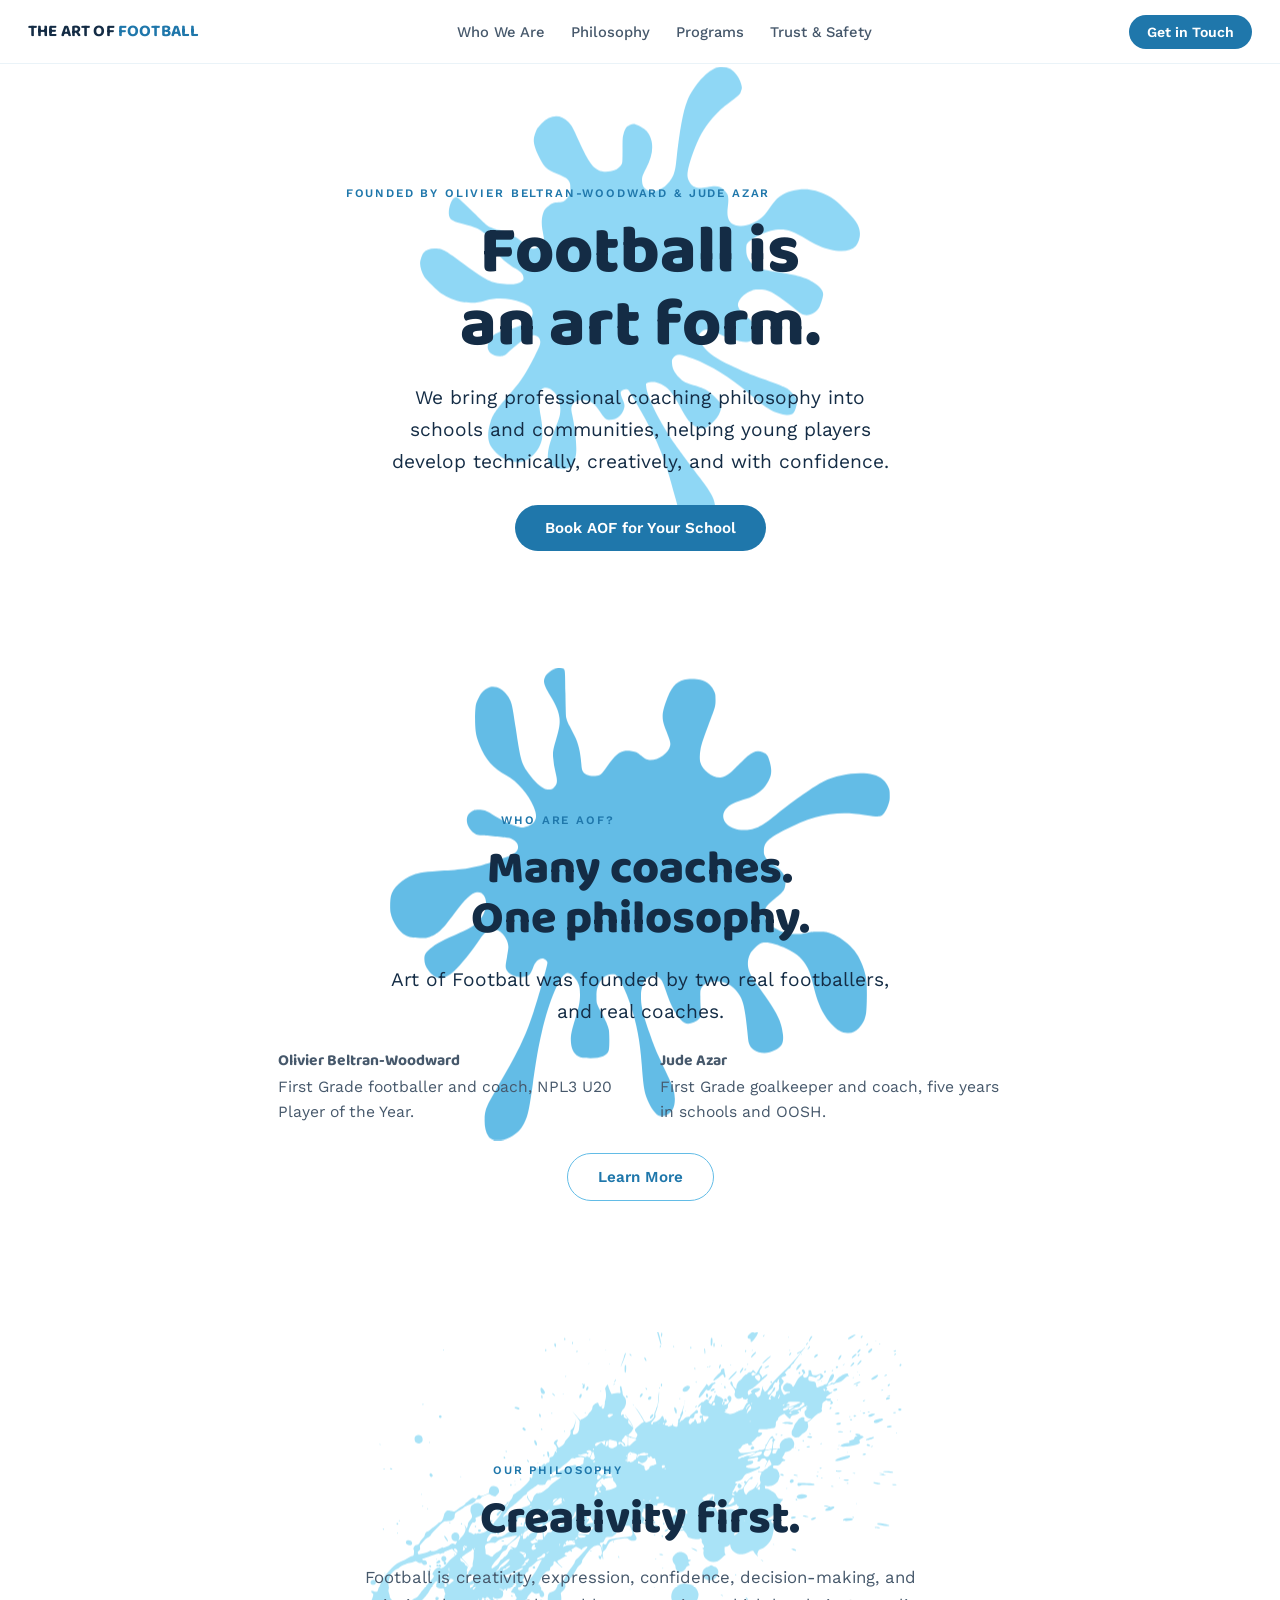
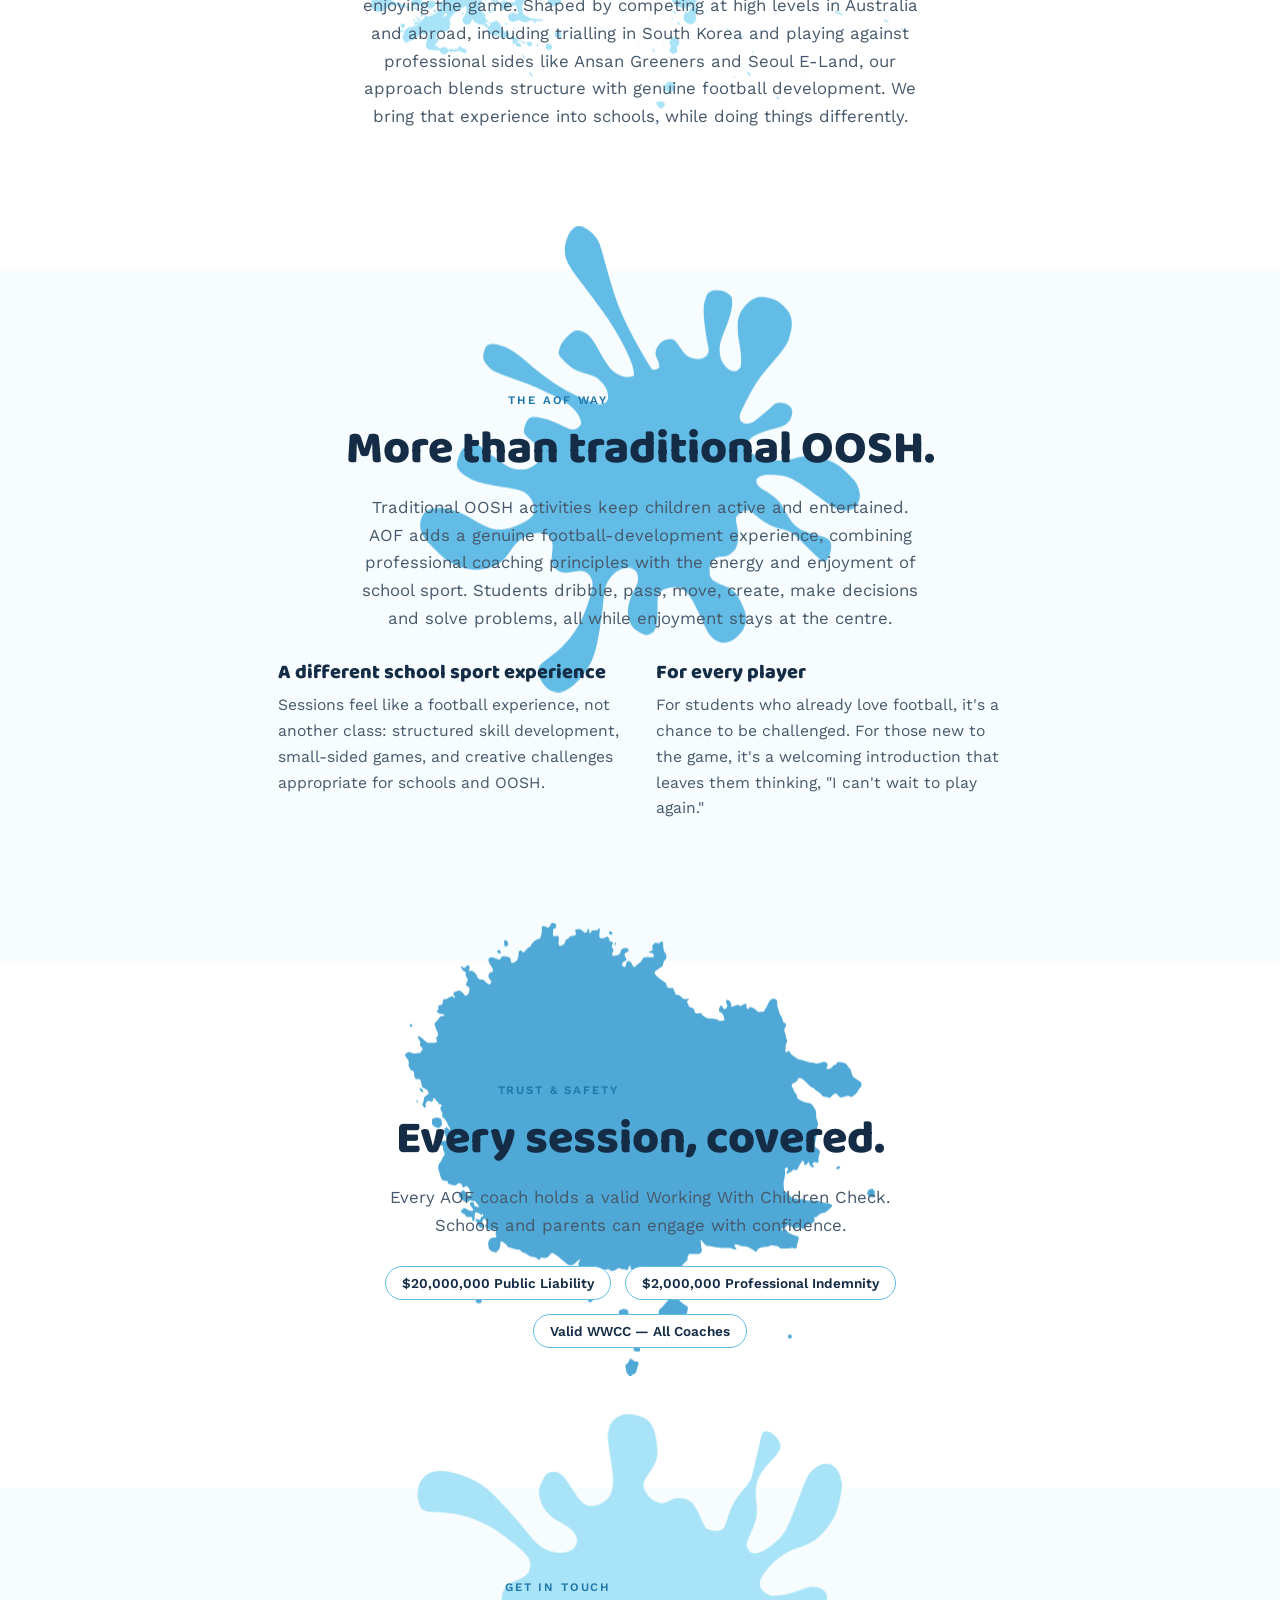
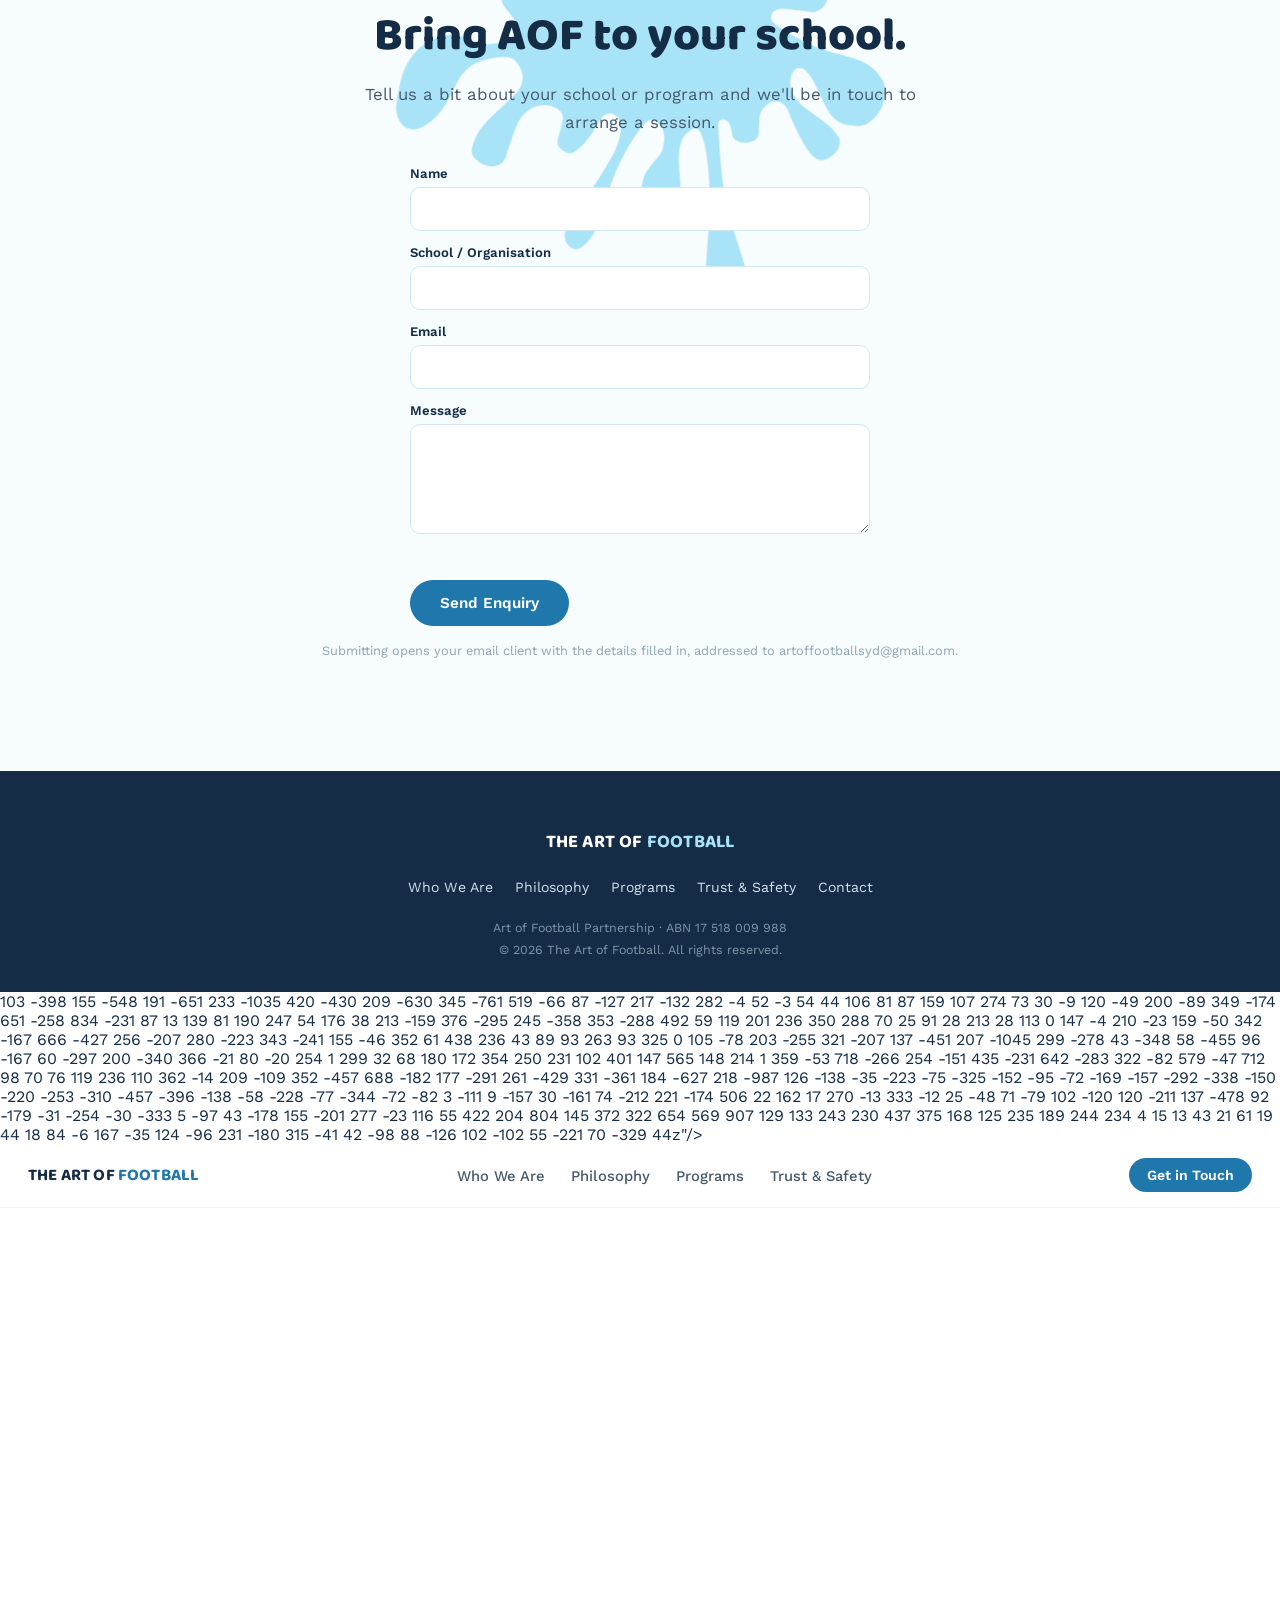
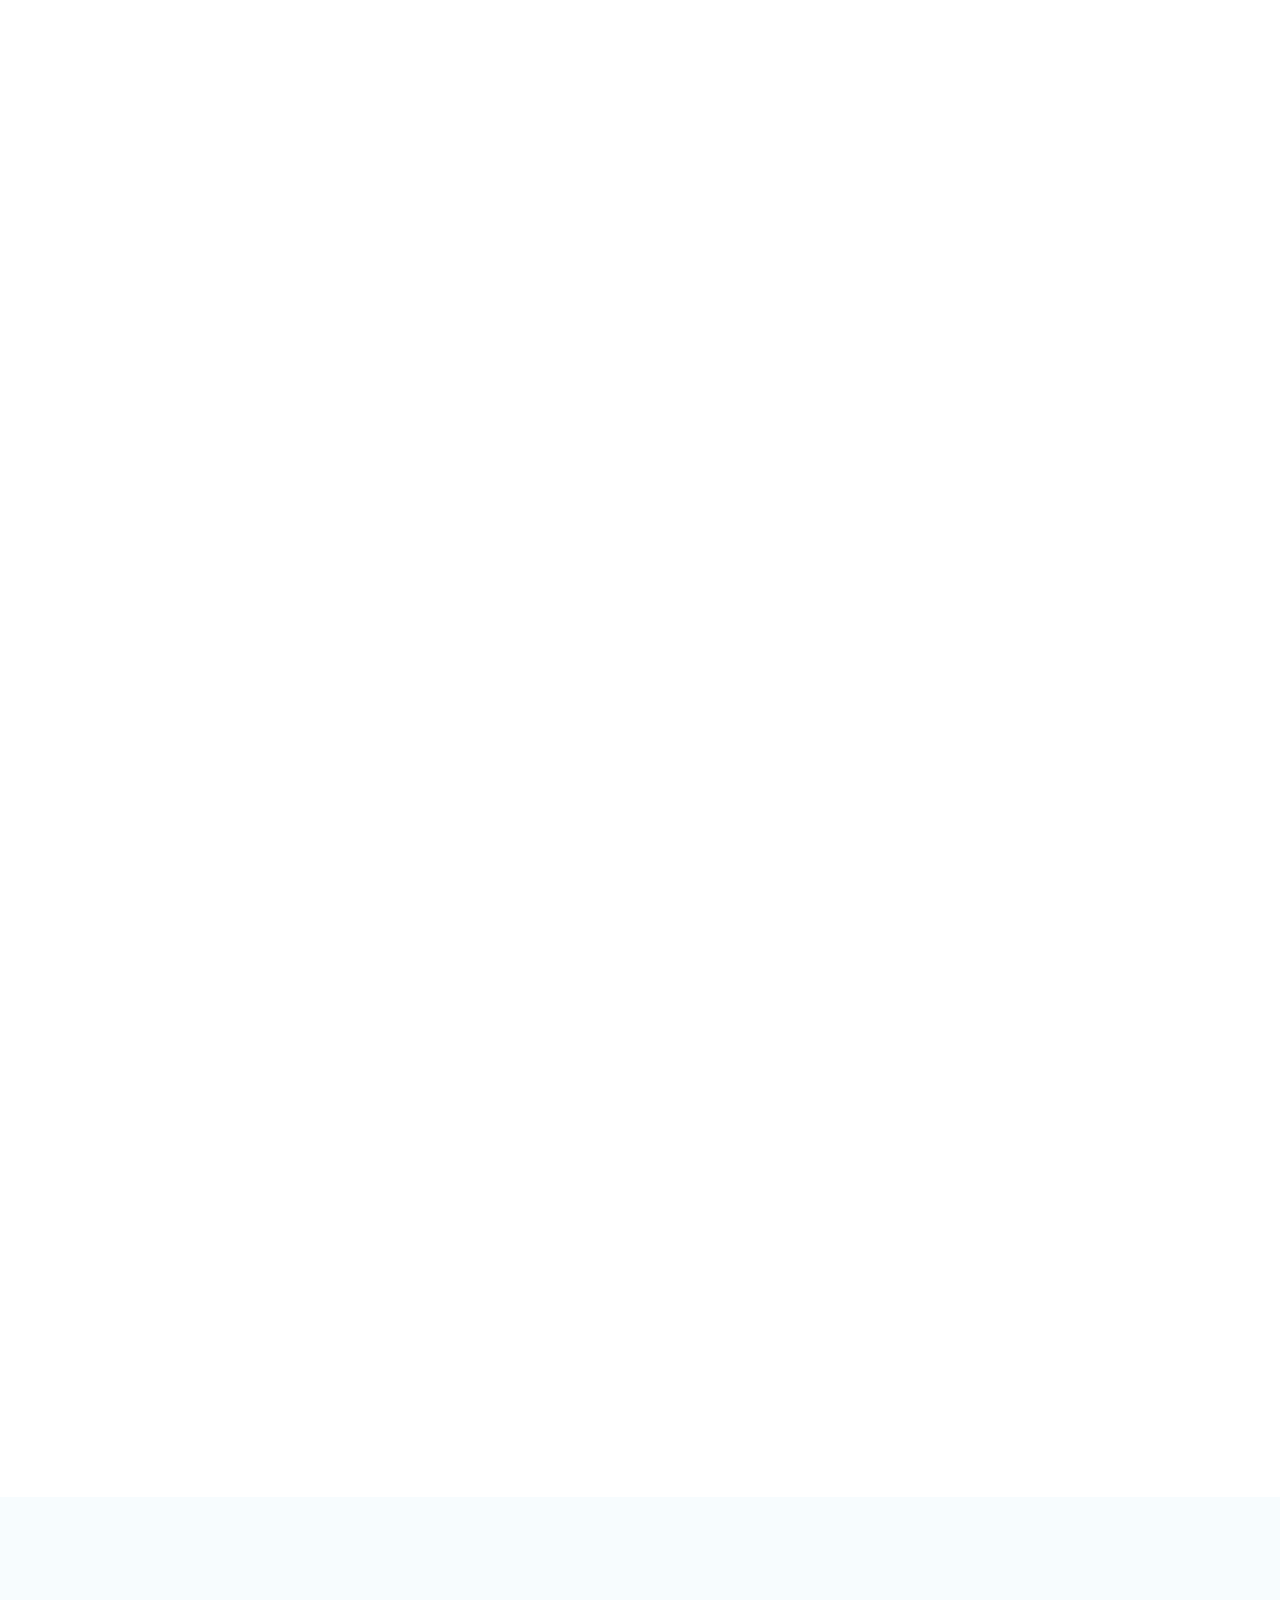
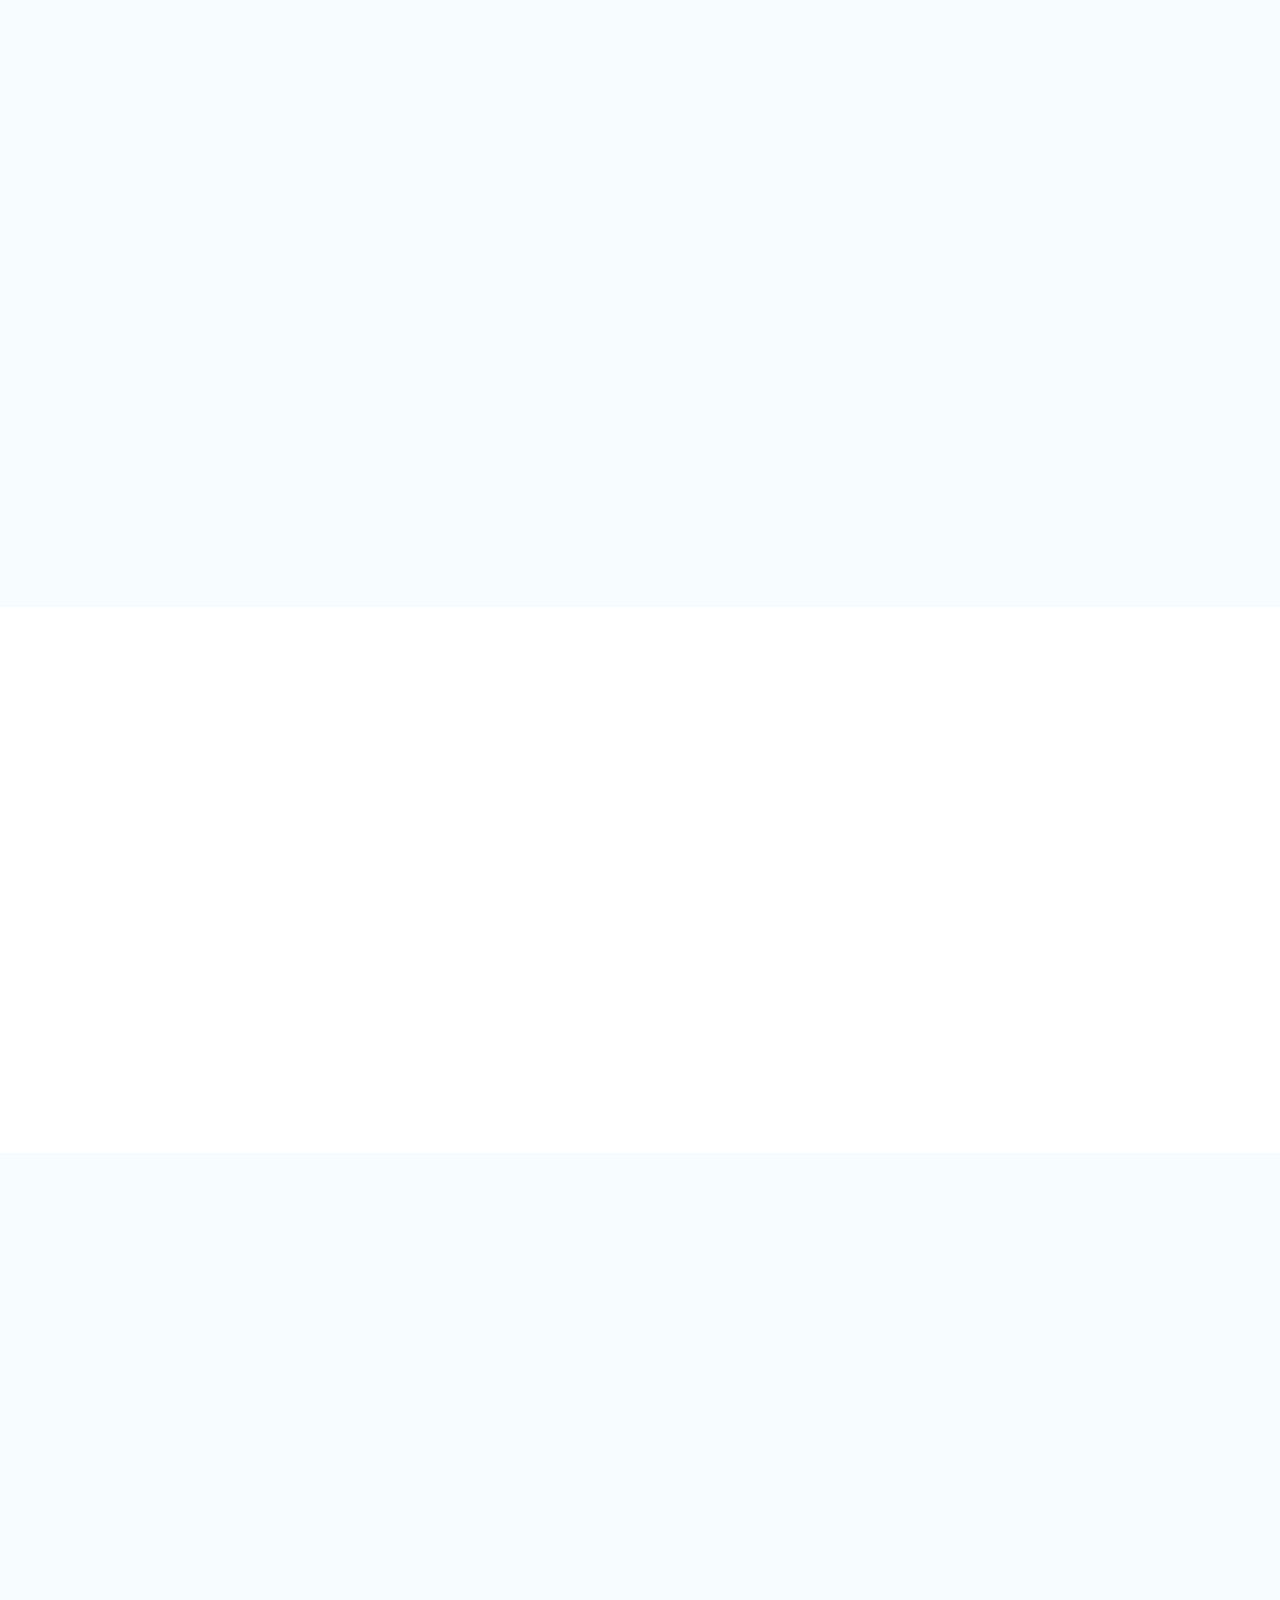
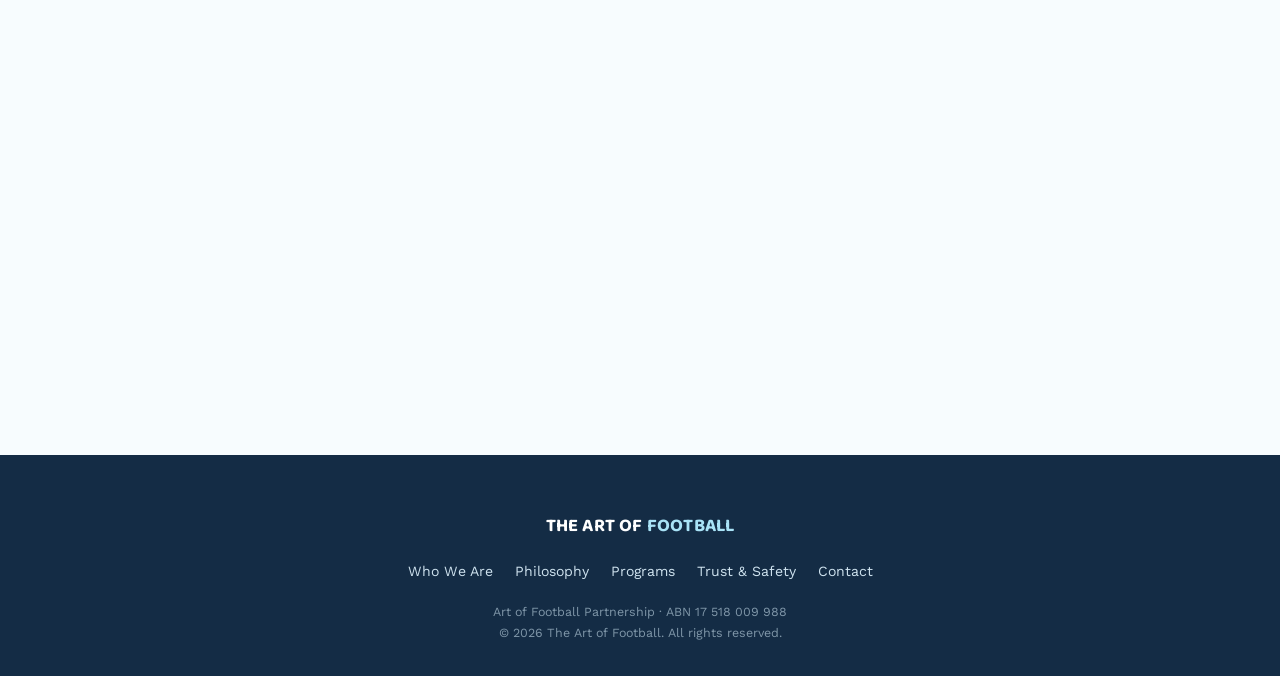
<file: index.html>
<!DOCTYPE html>
<html lang="en">
<head>
<meta charset="UTF-8">
<meta name="viewport" content="width=device-width, initial-scale=1.0">
<title>The Art of Football | Football Development for Schools</title>
<meta name="description" content="Professional football coaching philosophy, brought into schools and OOSH programs. Founded by Olivier Beltran-Woodward and Jude Azar.">
<link rel="preconnect" href="https://fonts.googleapis.com">
<link rel="preconnect" href="https://fonts.gstatic.com" crossorigin>
<link href="https://fonts.googleapis.com/css2?family=Baloo+2:wght@500;700;800&family=Work+Sans:wght@400;500;600&display=swap" rel="stylesheet">
<link rel="stylesheet" href="style.css">
</head>
<body>

<!-- Hidden splash defs, reused across sections via <use> -->
<svg width="0" height="0" style="position:absolute" aria-hidden="true">
<defs>
<g id="splash-hero" transform="translate(0.000000,1280.000000) scale(0.100000,-0.100000)" stroke="none">
<path d="M8175 12786 c-280 -68 -666 -492 -845 -926 -111 -270 -214 -833 -300
-1647 -22 -206 -43 -303 -84 -397 -103 -232 -335 -420 -535 -433 -91 -6 -143
6 -207 50 -73 49 -107 118 -112 226 -5 108 13 165 109 349 114 217 169 409
169 585 0 120 -21 213 -69 312 -64 131 -125 187 -309 282 -103 53 -149 56
-237 14 -96 -45 -129 -93 -171 -248 -27 -97 -27 -102 -28 -438 -1 -291 -3
-345 -17 -376 -34 -74 -117 -147 -209 -183 -71 -29 -201 -45 -283 -35 -89 10
-127 23 -195 66 -151 96 -272 286 -497 783 -164 362 -198 423 -285 511 -218
221 -487 208 -735 -37 -39 -38 -88 -96 -109 -128 -44 -66 -93 -210 -103 -297
-12 -116 29 -260 137 -484 139 -286 211 -355 498 -475 247 -103 301 -139 343
-233 21 -45 24 -67 24 -172 0 -116 -1 -122 -33 -183 -39 -75 -105 -145 -158
-167 -20 -8 -80 -20 -133 -26 -53 -5 -116 -15 -140 -21 -70 -18 -222 -142
-257 -210 -9 -17 -27 -70 -40 -117 -28 -101 -32 -259 -10 -381 66 -356 65
-333 6 -397 -120 -128 -249 -175 -346 -125 -21 11 -84 59 -139 106 -220 190
-430 307 -680 376 -215 60 -302 97 -390 164 -22 16 -170 159 -330 316 -280
275 -411 396 -455 420 -30 16 -83 -4 -115 -42 -92 -109 -146 -384 -96 -493 40
-89 114 -126 401 -200 284 -74 382 -112 505 -200 118 -83 196 -185 330 -430
48 -88 107 -188 132 -222 75 -107 234 -236 454 -369 154 -93 209 -161 209
-263 0 -26 -8 -42 -35 -67 -80 -75 -248 -105 -482 -86 -382 32 -493 86 -1103
535 -526 387 -572 414 -754 437 -156 19 -304 -27 -373 -118 -36 -48 -80 -177
-89 -262 -10 -99 40 -272 113 -390 50 -79 370 -394 468 -459 150 -100 387
-198 575 -238 62 -13 128 -18 245 -18 170 1 203 6 398 61 306 86 660 67 990
-53 263 -96 354 -236 266 -411 -39 -78 -82 -115 -211 -179 -141 -70 -264 -114
-469 -168 -96 -25 -204 -57 -241 -71 -87 -33 -168 -92 -207 -151 -41 -61 -75
-173 -75 -243 0 -141 141 -250 323 -250 103 0 139 14 222 88 109 97 424 358
492 408 185 137 407 77 407 -110 0 -71 -26 -137 -165 -411 -232 -457 -352
-642 -609 -940 -434 -502 -517 -619 -587 -825 -67 -201 -85 -381 -54 -532 22
-104 53 -160 147 -266 172 -192 305 -267 549 -308 203 -34 332 7 494 155 134
122 205 234 256 406 22 72 24 97 23 260 -1 156 -6 210 -37 400 -50 304 -60
408 -55 549 4 128 14 161 60 202 86 79 196 70 314 -24 135 -108 213 -290 214
-499 0 -160 -19 -232 -153 -569 -137 -346 -189 -543 -191 -734 -1 -132 8 -157
92 -231 89 -80 211 -115 366 -107 98 5 170 39 217 102 36 49 85 199 100 304
27 187 -23 688 -107 1079 -30 138 -30 194 -3 249 75 156 290 196 512 96 89
-41 122 -73 232 -234 174 -254 187 -264 319 -256 161 10 304 125 356 285 32
98 28 137 -25 258 -51 117 -70 196 -55 225 32 59 122 92 183 66 27 -11 52 -48
161 -237 679 -1173 830 -1534 1160 -2771 106 -397 136 -480 215 -596 101 -149
266 -282 402 -323 108 -33 176 -12 265 82 68 74 106 144 156 290 37 112 42
136 46 245 9 258 -66 417 -415 879 -413 547 -588 783 -673 905 -443 643 -782
1322 -806 1615 l-6 70 33 19 c43 25 179 34 258 16 80 -17 187 -72 264 -136
128 -106 241 -269 434 -629 162 -300 288 -433 466 -487 116 -35 194 -10 319
99 146 128 226 239 268 371 36 113 37 138 9 197 -44 94 -292 327 -418 393 -66
35 -216 87 -394 137 -176 49 -216 71 -322 179 -140 142 -195 252 -202 406 -5
82 -4 87 27 133 88 131 175 129 539 -10 502 -192 1027 -515 1531 -943 277
-235 314 -266 410 -337 177 -130 295 -188 487 -239 127 -34 232 -37 288 -8 53
27 77 65 116 181 58 174 29 274 -123 425 -79 79 -100 94 -210 147 -68 33 -247
103 -398 155 -548 191 -651 233 -1035 420 -430 209 -630 345 -761 519 -66 87
-127 217 -132 282 -4 52 -3 54 44 106 81 87 159 107 274 73 30 -9 120 -49 200
-89 349 -174 651 -258 834 -231 87 13 139 81 190 247 54 176 38 213 -159 376
-295 245 -358 353 -288 492 59 119 201 236 350 288 70 25 91 28 213 28 113 0
147 -4 210 -23 159 -50 342 -167 666 -427 256 -207 280 -223 343 -241 155 -46
352 61 438 236 43 89 93 263 93 325 0 105 -78 203 -255 321 -207 137 -451 207
-1045 299 -278 43 -348 58 -455 96 -167 60 -297 200 -340 366 -21 80 -20 254
1 299 32 68 180 172 354 250 231 102 401 147 565 148 214 1 359 -53 718 -266
254 -151 435 -231 642 -283 322 -82 579 -47 712 98 70 76 119 236 110 362 -14
209 -109 352 -457 688 -182 177 -291 261 -429 331 -361 184 -627 218 -987 126
-138 -35 -223 -75 -325 -152 -95 -72 -169 -157 -292 -338 -150 -220 -253 -310
-457 -396 -138 -58 -228 -77 -344 -72 -82 3 -111 9 -157 30 -161 74 -212 221
-174 506 22 162 17 270 -13 333 -12 25 -48 71 -79 102 -120 120 -211 137 -478
92 -179 -31 -254 -30 -333 5 -97 43 -178 155 -201 277 -23 116 55 422 204 804
145 372 322 654 569 907 129 133 243 230 437 375 168 125 235 189 244 234 4
15 13 43 21 61 19 44 18 84 -6 167 -35 124 -96 231 -180 315 -41 42 -98 88
-126 102 -102 55 -221 70 -329 44z"/>
</g>
<g id="splash-coach" transform="translate(0.000000,1211.000000) scale(0.100000,-0.100000)" stroke="none">
<path d="M4265 12096 c-115 -37 -252 -142 -296 -227 -57 -112 -30 -207 142
-495 154 -259 214 -408 228 -562 14 -158 -6 -275 -99 -582 -59 -198 -74 -285
-66 -405 10 -140 32 -280 68 -420 41 -163 41 -249 2 -312 -16 -25 -46 -60 -67
-77 -36 -28 -45 -31 -110 -31 -62 0 -80 5 -134 34 -134 72 -293 237 -434 450
-135 204 -172 348 -279 1081 -94 646 -106 691 -216 846 -124 175 -299 256
-456 210 -70 -20 -155 -83 -210 -156 -46 -62 -114 -199 -135 -275 -21 -73 -31
-343 -22 -545 10 -205 30 -298 111 -501 143 -363 351 -599 690 -783 275 -149
565 -484 698 -806 77 -186 78 -302 4 -389 -61 -71 -245 -148 -324 -135 -67 11
-233 66 -329 108 -91 40 -169 83 -411 225 -163 95 -225 116 -345 116 -64 0
-113 -5 -135 -14 -131 -55 -190 -158 -170 -299 11 -82 43 -143 113 -219 81
-86 133 -109 267 -118 129 -7 581 -52 669 -66 105 -16 201 -80 242 -160 39
-77 11 -175 -65 -231 -86 -64 -300 -146 -674 -257 -416 -125 -592 -154 -1132
-191 -463 -32 -663 -59 -787 -105 -294 -111 -529 -331 -580 -544 -21 -90 -27
-332 -10 -426 43 -232 215 -494 383 -583 101 -53 176 -66 369 -66 158 0 176 2
251 27 44 15 109 45 145 68 144 93 219 174 476 519 291 390 446 537 587 556
211 29 306 -265 176 -545 -111 -237 -278 -360 -763 -562 -346 -144 -529 -252
-665 -393 -79 -81 -92 -112 -92 -219 0 -90 29 -173 92 -265 189 -272 398 -284
666 -39 176 163 469 524 657 812 118 181 221 257 346 256 101 0 171 -32 245
-113 86 -93 144 -229 144 -336 0 -37 -16 -150 -35 -251 -45 -236 -46 -283 -2
-347 46 -69 116 -118 214 -150 72 -23 94 -26 166 -22 85 6 161 31 200 66 22
20 68 109 87 167 67 211 224 305 335 201 27 -25 35 -41 35 -67 0 -63 -226
-866 -352 -1249 -220 -671 -396 -1034 -982 -2033 -226 -385 -264 -484 -273
-707 -8 -193 23 -336 96 -452 22 -34 44 -53 88 -74 52 -26 68 -29 153 -29 116
1 194 20 315 80 163 80 275 191 359 355 92 180 126 332 221 1000 99 699 145
963 226 1312 202 877 490 1538 669 1538 73 0 193 -111 252 -232 49 -99 62
-170 62 -328 -1 -178 -25 -306 -113 -585 -100 -318 -122 -422 -122 -572 0
-199 73 -358 190 -417 71 -36 143 -47 311 -47 284 0 431 63 471 201 19 61 19
429 1 525 -18 93 -83 246 -187 434 -129 234 -130 238 -129 416 1 130 4 161 26
232 66 216 219 351 390 341 64 -3 70 -6 112 -47 81 -79 228 -396 341 -736 160
-479 246 -935 290 -1535 35 -483 59 -653 115 -822 71 -211 211 -428 311 -479
57 -29 131 -25 205 10 156 74 219 197 216 426 -2 183 -35 281 -257 745 -225
470 -269 575 -391 930 -171 495 -217 687 -218 915 -1 130 2 163 24 244 48 182
112 267 220 290 81 18 131 14 188 -15 83 -41 125 -112 197 -334 119 -363 239
-599 383 -752 73 -77 129 -108 194 -108 84 0 217 60 280 127 45 49 52 90 42
263 -5 85 -9 227 -9 315 0 155 1 162 27 212 96 183 436 230 691 96 127 -67
263 -214 326 -355 71 -156 116 -402 161 -873 11 -115 25 -232 31 -260 37 -166
197 -275 405 -275 85 0 179 26 276 77 173 90 220 184 198 398 -35 338 -142
549 -597 1183 -185 258 -222 318 -264 427 -57 146 -48 323 23 459 44 82 184
223 260 260 48 24 69 28 136 27 133 -1 326 -59 537 -161 279 -135 423 -267
534 -488 55 -110 91 -218 151 -463 97 -390 176 -586 333 -824 76 -115 240
-278 322 -321 100 -53 158 -67 246 -62 102 6 182 45 260 125 111 114 162 220
189 393 18 115 25 604 11 761 -14 153 -27 220 -77 374 -78 241 -181 415 -343
576 -159 160 -366 289 -546 341 -70 20 -102 23 -255 23 -156 0 -190 -3 -315
-30 -121 -25 -161 -29 -290 -29 -134 0 -160 3 -240 28 -149 45 -321 135 -404
212 -98 91 -146 185 -145 288 0 131 71 231 271 384 131 99 201 169 232 229 50
99 46 267 -9 380 -36 74 -101 135 -263 251 -133 95 -190 153 -224 230 -21 49
-24 68 -21 142 8 201 108 301 515 512 598 310 1047 438 1542 438 172 0 315
-13 561 -51 232 -36 341 -41 387 -16 65 35 131 140 184 298 30 86 33 104 33
219 0 100 -5 136 -21 182 -63 180 -204 304 -398 352 -350 87 -902 12 -1276
-174 -235 -117 -714 -452 -1214 -850 -374 -298 -501 -365 -739 -389 -207 -21
-402 31 -515 137 -139 131 -134 319 12 447 90 79 192 124 497 220 173 55 344
168 455 302 64 77 138 222 154 301 19 91 13 181 -19 307 -48 191 -77 233 -187
276 -84 32 -171 30 -245 -5 -92 -44 -163 -103 -349 -293 -96 -98 -202 -202
-236 -230 -80 -66 -175 -113 -245 -120 -201 -21 -467 178 -524 389 -20 76 -17
223 6 337 28 140 86 313 221 668 159 417 164 436 163 598 0 112 -3 138 -24
190 -64 167 -184 271 -370 321 -89 24 -319 25 -408 1 -226 -61 -344 -205 -475
-583 -56 -161 -77 -259 -77 -359 0 -106 23 -195 96 -377 35 -86 73 -194 85
-239 19 -73 20 -89 9 -137 -41 -182 -292 -363 -505 -362 -78 1 -118 20 -230
110 -49 40 -108 81 -130 91 -52 23 -203 43 -276 36 -148 -13 -283 -128 -464
-392 -159 -232 -176 -246 -315 -253 -158 -8 -273 39 -318 130 -18 37 -26 75
-34 180 -24 312 -78 537 -174 723 -34 66 -89 173 -123 239 -57 111 -70 145
-94 241 -5 22 -12 294 -16 605 -7 625 -5 610 -71 642 -41 21 -98 22 -155 4z"/>
</g>
<g id="splash-phil" transform="translate(0.000000,936.000000) scale(0.100000,-0.100000)" stroke="none">
<path d="M6821 9290 c67 -237 72 -250 85 -237 7 7 -53 260 -68 290 -5 9 -15
17 -23 17 -11 0 -10 -13 6 -70z"/>
<path d="M8998 9301 c-40 -40 -49 -55 -46 -78 2 -24 9 -29 38 -33 33 -5 35 -7
33 -43 -2 -25 2 -37 11 -37 28 0 133 135 154 198 9 27 9 34 -4 39 -8 3 -20 1
-27 -6 -14 -14 -54 -15 -62 -1 -14 22 -50 8 -97 -39z"/>
<path d="M6900 9280 c0 -27 4 -50 9 -50 10 0 24 77 16 91 -14 22 -25 5 -25
-41z"/>
<path d="M11445 9271 c-44 -18 -96 -50 -107 -66 -30 -42 32 -31 103 18 90 61
92 85 4 48z"/>
<path d="M9320 9259 c-17 -31 -7 -33 20 -4 19 20 20 25 7 25 -9 0 -21 -9 -27
-21z"/>
<path d="M11640 9241 c-13 -26 -13 -31 5 -31 12 0 35 28 35 44 0 14 -30 4 -40
-13z"/>
<path d="M10424 9195 c-32 -68 -27 -91 7 -39 68 103 64 94 40 94 -17 0 -28
-13 -47 -55z"/>
<path d="M9917 9233 c-4 -3 -7 -11 -7 -17 0 -6 5 -5 12 2 6 6 9 14 7 17 -3 3
-9 2 -12 -2z"/>
<path d="M4605 9200 c-8 -13 3 -50 16 -50 12 0 12 47 0 55 -5 3 -12 1 -16 -5z"/>
<path d="M8084 9199 c-9 -15 -11 -166 -1 -175 15 -15 29 15 34 74 8 86 -9 139
-33 101z"/>
<path d="M5200 9170 c0 -5 5 -10 10 -10 6 0 10 5 10 10 0 6 -4 10 -10 10 -5 0
-10 -4 -10 -10z"/>
<path d="M11985 9140 c-3 -5 -1 -10 4 -10 6 0 11 5 11 10 0 6 -2 10 -4 10 -3
0 -8 -4 -11 -10z"/>
<path d="M4797 9113 c-11 -10 -8 -53 3 -53 6 0 10 14 10 30 0 31 -2 35 -13 23z"/>
<path d="M10353 9076 c-29 -25 -26 -50 2 -26 17 14 39 50 31 50 -3 0 -18 -11
-33 -24z"/>
<path d="M8147 9083 c-10 -10 -8 -81 2 -87 12 -8 21 18 21 60 0 32 -8 42 -23
27z"/>
<path d="M11783 9068 c-26 -28 -29 -38 -9 -38 19 0 38 26 34 45 -2 14 -7 13
-25 -7z"/>
<path d="M4370 9046 c0 -36 23 -66 35 -46 4 6 4 27 1 46 -9 46 -36 46 -36 0z"/>
<path d="M12075 9069 c-10 -15 3 -25 16 -12 7 7 7 13 1 17 -6 3 -14 1 -17 -5z"/>
<path d="M6877 9034 c-4 -4 -7 -21 -7 -38 l1 -31 15 29 c15 26 8 56 -9 40z"/>
<path d="M8327 9033 c-10 -9 -9 -23 2 -23 5 0 11 7 15 15 5 15 -5 20 -17 8z"/>
<path d="M7190 9011 c0 -11 5 -23 10 -26 6 -3 10 3 10 14 0 11 -4 23 -10 26
-5 3 -10 -3 -10 -14z"/>
<path d="M10390 8974 c-12 -19 -20 -37 -17 -40 6 -6 57 54 57 67 0 20 -19 7
-40 -27z"/>
<path d="M7594 8986 c-4 -10 -2 -22 4 -28 8 -8 13 -7 18 6 4 10 2 22 -4 28 -8
8 -13 7 -18 -6z"/>
<path d="M10269 8946 c-25 -31 -50 -53 -57 -51 -8 3 -34 -9 -60 -27 -55 -38
-38 -51 18 -14 22 15 40 25 40 22 0 -2 -30 -44 -67 -94 -66 -87 -257 -290
-398 -422 -108 -101 -264 -278 -291 -331 -13 -26 -39 -59 -57 -73 -38 -29 -47
-32 -47 -13 0 7 -9 23 -20 35 -16 17 -20 31 -15 60 l5 37 -15 -30 c-8 -16 -14
-40 -15 -53 0 -12 -7 -39 -16 -60 -9 -20 -16 -46 -16 -57 2 -24 -15 -47 -48
-65 -21 -11 -25 -11 -35 5 -5 10 -20 30 -32 45 -31 37 -29 46 10 59 49 16 102
64 94 84 -14 37 -142 14 -194 -35 -28 -26 -29 -46 -5 -64 16 -12 16 -13 -4
-14 -12 0 -33 -9 -46 -20 l-25 -19 -12 26 c-20 43 1 87 52 107 41 16 109 70
252 200 39 35 89 81 113 101 38 34 55 65 34 65 -11 0 -52 -28 -84 -58 l-27
-25 -11 29 c-6 16 -22 39 -36 52 -13 13 -24 28 -24 35 1 37 20 86 44 110 28
28 35 57 13 57 -20 0 -41 -27 -76 -98 -58 -115 -126 -169 -161 -127 -16 19 -9
45 16 61 18 13 24 12 47 -6 40 -32 45 -4 6 36 -18 19 -36 34 -40 34 -5 0 -14
-12 -21 -27 -11 -23 -20 -28 -44 -26 -23 2 -38 -5 -59 -27 -16 -17 -34 -30
-39 -30 -15 -1 -65 -48 -100 -94 -15 -20 -39 -42 -52 -48 -34 -16 -74 -89 -78
-143 -2 -26 -6 -48 -8 -51 -3 -2 -21 11 -40 30 -25 25 -37 46 -41 75 -7 52
-24 76 -43 60 -24 -20 -16 -58 20 -92 18 -18 45 -55 60 -83 23 -42 25 -55 17
-78 -19 -49 -13 -85 18 -117 37 -36 97 -40 142 -8 27 19 29 19 30 2 1 -10 1
-21 0 -25 0 -4 15 -10 35 -14 25 -5 40 -2 53 10 18 16 19 15 23 -14 5 -33 0
-37 -22 -17 -7 6 -3 -1 9 -17 l22 -30 -26 -20 c-14 -12 -40 -50 -58 -86 -30
-61 -35 -66 -82 -81 -27 -9 -63 -24 -80 -33 -16 -9 -34 -16 -39 -16 -5 0 -17
-7 -26 -15 -9 -8 -41 -20 -71 -26 -48 -9 -61 -8 -115 13 -65 25 -79 40 -43 48
12 3 24 11 26 17 3 7 -4 9 -16 6 -12 -3 -21 -1 -21 6 0 6 9 11 19 11 30 0 63
48 56 81 -8 33 15 80 48 102 34 22 46 100 21 128 -22 24 -46 24 -67 1 -22 -24
-21 -55 2 -76 45 -41 1 -108 -80 -121 -61 -10 -74 7 -49 64 11 24 20 49 20 55
0 15 -91 76 -112 76 -8 0 -23 9 -33 20 -10 11 -22 20 -27 20 -12 0 -36 -57
-43 -103 -4 -27 -13 -41 -30 -49 -14 -6 -27 -23 -30 -39 -8 -35 -21 -36 -58
-6 l-27 22 39 56 c47 67 59 99 37 99 -17 0 -80 -64 -75 -76 2 -5 13 -7 24 -6
19 3 19 2 4 -13 -13 -13 -21 -15 -37 -6 -35 18 -51 13 -93 -31 -23 -24 -38
-38 -35 -31 4 6 2 14 -3 17 -11 7 -111 -100 -111 -120 0 -18 26 -6 54 25 28
31 35 26 20 -16 -14 -40 -18 -113 -8 -150 3 -11 14 -23 25 -26 11 -3 19 -14
19 -26 0 -17 -5 -21 -26 -19 -36 4 -55 -25 -32 -48 14 -14 20 -15 32 -4 14 11
16 9 16 -9 0 -12 -4 -19 -10 -16 -6 4 -10 -9 -10 -33 0 -46 -11 -58 -62 -67
-31 -6 -38 -4 -38 9 0 22 -32 86 -43 86 -5 0 -14 -13 -20 -30 -6 -16 -17 -30
-25 -30 -7 0 -26 -14 -42 -32 -29 -31 -30 -31 -50 -13 -26 23 -25 47 2 95 19
33 26 38 49 33 34 -6 69 26 69 63 0 31 17 49 49 51 42 3 55 54 18 77 -14 9
-23 5 -47 -19 -45 -45 -62 -59 -92 -78 -14 -9 -29 -26 -33 -37 -4 -14 -15 -20
-36 -20 -37 0 -76 -20 -107 -53 -13 -14 -36 -31 -52 -37 -15 -6 -32 -21 -38
-33 -8 -16 -11 -18 -11 -6 -1 22 23 90 59 166 24 51 28 67 19 82 -9 14 -7 31
10 81 11 35 21 71 20 79 0 9 -16 -31 -35 -88 -18 -57 -41 -115 -49 -128 -9
-12 -13 -33 -10 -45 4 -17 -3 -33 -25 -57 -24 -25 -30 -40 -25 -58 3 -13 2
-29 -2 -36 -4 -6 -8 -29 -8 -49 -2 -56 -15 -65 -72 -46 -43 13 -49 20 -41 46
2 4 -2 8 -7 9 -6 2 -10 -5 -10 -14 0 -10 -16 -20 -45 -29 -68 -21 -77 -18 -49
13 18 21 18 23 3 10 -15 -12 -30 -15 -53 -11 -45 9 -47 20 -11 54 36 34 34 59
-7 100 -21 21 -23 21 -12 4 7 -12 9 -29 5 -40 -6 -16 -10 -12 -23 21 -8 22
-17 50 -20 63 -7 30 -29 28 -47 -5 -32 -63 -121 -123 -180 -123 -19 0 -23 -4
-19 -20 3 -13 -1 -22 -12 -26 -22 -9 -43 12 -30 30 6 7 32 42 59 77 45 59 48
67 42 107 -5 34 0 56 23 107 33 73 57 213 64 375 6 146 -10 65 -22 -113 -8
-110 -14 -144 -30 -171 -12 -18 -21 -42 -21 -52 0 -11 -10 -35 -21 -54 -14
-23 -21 -52 -22 -85 0 -42 -6 -57 -35 -94 -44 -55 -132 -99 -166 -83 -13 5
-34 34 -49 64 -37 75 -137 225 -186 278 -37 40 -36 37 10 -23 54 -72 179 -282
179 -303 0 -6 -14 -17 -31 -25 -17 -7 -53 -33 -78 -59 -26 -26 -59 -55 -74
-65 -37 -24 -36 -69 3 -115 17 -19 30 -40 30 -47 0 -18 -32 -83 -41 -83 -27 0
-171 54 -176 66 -3 9 14 31 46 60 28 25 51 54 51 64 0 11 5 22 10 25 34 21 -6
115 -106 250 -48 66 -112 133 -74 79 8 -12 25 -36 38 -53 21 -28 22 -31 5 -31
-10 0 -33 9 -50 20 -28 17 -32 23 -27 50 8 37 -17 51 -46 25 -11 -10 -20 -14
-21 -9 -3 29 4 79 12 82 5 2 9 9 9 16 0 7 12 23 26 37 88 81 99 246 20 318
-18 17 -26 35 -26 58 0 41 -29 171 -39 177 -4 3 -13 1 -19 -3 -10 -6 -11 -22
-3 -72 16 -97 18 -92 -41 -85 -38 4 -68 1 -106 -13 -37 -13 -54 -15 -60 -7
-13 17 -70 158 -76 189 -9 37 -18 34 -50 -15 -26 -40 -27 -44 -15 -88 19 -66
17 -187 -3 -236 -9 -23 -14 -44 -11 -47 3 -3 0 -38 -7 -77 -13 -77 -28 -94
-60 -65 -17 16 -18 20 -5 38 8 12 15 26 15 31 0 6 -7 0 -16 -12 -8 -12 -21
-22 -28 -22 -19 0 -46 34 -46 57 0 11 -7 26 -15 33 -12 10 -23 7 -60 -14 -46
-27 -75 -68 -75 -106 0 -29 -23 -70 -58 -104 -17 -15 -36 -41 -42 -56 -11 -26
-133 -110 -160 -110 -5 0 -10 -4 -10 -10 0 -21 -26 -9 -48 23 -12 17 -54 66
-92 107 l-71 75 86 -104 c47 -57 88 -115 91 -128 6 -22 3 -63 -12 -200 -8 -69
-55 -123 -108 -123 -35 0 -36 1 -36 36 0 19 5 45 12 57 18 32 45 144 52 212
l6 60 -14 -65 c-20 -93 -41 -140 -83 -178 -30 -28 -34 -38 -29 -63 8 -44 -15
-91 -79 -158 -30 -32 -55 -64 -55 -72 0 -28 -41 -80 -87 -109 -26 -17 -52 -30
-57 -30 -6 1 -22 23 -34 51 l-24 49 21 41 c18 33 19 41 6 45 -18 7 -52 -17
-76 -52 -18 -27 -17 -28 17 -68 40 -47 51 -78 36 -110 -6 -15 -7 -28 0 -40 7
-12 7 -21 -1 -29 -8 -8 -11 -6 -11 6 0 35 -28 17 -35 -22 -6 -39 -41 -91 -61
-91 -5 0 -22 -6 -36 -12 -24 -12 -26 -17 -21 -54 6 -45 -13 -74 -47 -74 -11 0
-24 -9 -30 -20 -11 -21 -40 -28 -40 -10 0 30 -63 -20 -104 -83 -20 -30 -47
-35 -66 -12 -18 22 -30 18 -30 -8 0 -13 -13 -34 -31 -50 l-31 -27 -26 25 c-13
14 -31 25 -38 25 -22 0 -16 -8 16 -25 32 -17 50 -59 31 -78 -6 -6 -11 -30 -11
-53 0 -43 -25 -69 -41 -42 -7 10 -11 10 -21 0 -9 -9 -9 -15 -1 -23 9 -9 -2
-27 -39 -73 -58 -69 -175 -180 -228 -216 -19 -13 -48 -35 -63 -49 -15 -14 -35
-26 -44 -26 -11 0 -21 -16 -29 -49 -8 -31 -25 -62 -49 -86 -19 -20 -33 -39
-29 -43 3 -3 -3 -19 -15 -35 -12 -17 -21 -34 -21 -39 0 -4 -9 -19 -19 -32 -16
-21 -19 -22 -25 -5 -5 13 5 29 34 59 38 38 56 71 26 46 -7 -6 -21 -8 -31 -5
-13 5 -16 2 -13 -13 4 -25 -19 -53 -44 -53 -36 0 -58 -19 -58 -51 0 -23 -10
-40 -36 -64 -19 -19 -41 -39 -47 -45 -7 -6 -22 -21 -34 -32 -25 -24 -30 -54
-10 -61 16 -6 47 11 47 26 0 7 9 18 20 25 11 7 20 19 20 27 0 21 59 85 78 85
11 0 2 -14 -26 -43 -24 -24 -47 -59 -52 -78 -6 -21 -40 -69 -84 -118 -41 -45
-78 -91 -81 -102 -4 -10 -10 -19 -15 -19 -20 0 -69 53 -80 85 -6 19 -18 35
-26 35 -11 0 -6 -16 17 -62 29 -58 31 -67 23 -118 -8 -48 -13 -57 -40 -71 -18
-8 -46 -27 -64 -42 -17 -15 -43 -27 -56 -27 -14 0 -36 -7 -49 -16 -16 -10 -34
-14 -53 -9 -16 3 -40 1 -55 -4 -18 -7 -27 -7 -30 2 -3 8 -11 6 -25 -7 -20 -18
-22 -18 -49 2 -16 11 -44 24 -63 30 -32 8 -35 12 -32 43 1 19 21 71 44 117 36
72 45 82 63 78 32 -8 65 20 65 54 0 16 -5 32 -11 35 -15 10 22 33 79 50 129
39 172 191 77 274 -72 63 -161 62 -232 -2 -30 -28 -35 -40 -40 -94 -5 -51 -2
-69 16 -103 31 -61 28 -94 -18 -149 -47 -57 -61 -83 -61 -114 0 -30 -19 -87
-30 -87 -4 0 -17 21 -29 47 -19 45 -20 45 -15 13 4 -19 9 -39 12 -45 26 -43
-13 -150 -77 -213 -23 -22 -41 -44 -41 -49 0 -11 -32 -43 -43 -43 -3 0 1 12 9
27 48 94 -36 195 -124 149 -39 -20 -52 -44 -52 -94 0 -58 43 -102 99 -102 l40
0 -21 -37 c-12 -21 -23 -40 -25 -42 -1 -2 -11 3 -21 12 -28 25 -60 21 -99 -13
-18 -16 -38 -30 -43 -30 -6 0 -29 -9 -53 -19 -63 -28 -74 -30 -86 -18 -8 8
-14 9 -19 1 -4 -5 -23 -16 -42 -24 -19 -7 -39 -18 -45 -24 -14 -15 -105 -46
-136 -46 -14 0 -31 6 -38 13 -10 10 -15 8 -26 -6 -14 -19 -74 -39 -190 -63
-88 -18 -82 -19 -90 13 -5 22 -1 32 25 56 30 28 32 33 26 79 -7 47 -6 49 42
101 26 28 58 65 71 82 12 16 46 41 74 55 36 17 57 36 69 58 15 31 66 88 152
172 19 19 62 61 94 93 42 40 67 58 88 59 27 2 43 2 122 6 21 1 45 13 69 35 32
30 37 41 41 91 5 63 18 78 117 130 28 15 69 42 92 60 23 19 63 42 90 51 83 31
176 79 185 98 4 9 12 25 17 35 5 11 21 17 42 18 19 1 42 2 51 3 10 0 24 14 32
29 11 22 34 36 95 60 91 36 104 38 121 17 7 -8 37 -22 66 -31 l54 -15 45 44
c37 37 45 51 45 80 0 75 -51 126 -127 129 -72 2 -113 -46 -113 -133 0 -36 -3
-39 -47 -59 -97 -43 -134 -53 -158 -40 -32 17 -65 4 -71 -30 -8 -36 -43 -53
-69 -34 -32 24 -53 16 -129 -51 -41 -35 -76 -61 -79 -57 -2 4 -2 1 -1 -5 4
-17 -27 -45 -89 -79 -29 -15 -76 -47 -105 -71 -64 -52 -86 -59 -134 -38 -21 8
-55 15 -77 15 -34 0 -44 -5 -70 -39 -17 -21 -31 -43 -31 -47 0 -5 -10 -40 -21
-79 -21 -68 -56 -115 -87 -115 -7 0 -34 -21 -59 -46 -26 -25 -63 -54 -82 -64
-20 -10 -52 -35 -71 -55 -19 -20 -54 -45 -77 -55 -42 -19 -56 -37 -68 -93 -3
-16 -25 -50 -49 -75 -24 -26 -51 -63 -61 -82 -26 -53 -45 -70 -77 -70 -52 0
-101 -82 -69 -115 5 -6 6 -39 2 -75 -6 -65 -6 -65 -41 -71 -19 -3 -69 -26
-110 -51 -41 -25 -86 -49 -100 -53 -14 -4 -45 -19 -70 -34 -24 -14 -63 -35
-86 -46 -62 -30 -298 -290 -331 -363 -13 -32 -43 -93 -65 -137 -23 -44 -44
-96 -47 -115 -8 -48 -44 -61 -100 -36 -21 10 -44 15 -50 12 -19 -12 -12 -43
15 -61 22 -14 25 -21 19 -51 -3 -19 -14 -54 -24 -78 -15 -33 -18 -62 -16 -132
2 -49 3 -92 4 -95 1 -4 22 -23 48 -43 40 -31 54 -36 99 -36 74 0 180 40 222
84 20 22 49 40 75 46 23 6 56 16 73 21 42 13 60 11 73 -5 7 -8 27 -18 44 -21
18 -4 40 -15 50 -23 17 -16 20 -15 32 1 15 21 29 22 21 2 -11 -28 23 -28 47 0
l23 28 22 -37 c22 -38 51 -47 71 -22 16 20 3 45 -28 52 -53 12 -61 16 -61 29
0 17 -34 28 -60 20 -13 -4 -34 2 -56 15 -27 17 -44 21 -74 16 -22 -3 -41 -2
-45 4 -3 5 -26 18 -50 29 -25 11 -45 24 -45 29 0 5 -11 21 -25 36 -14 15 -25
39 -25 54 0 15 -9 51 -19 79 -16 43 -17 60 -9 93 8 30 8 56 -1 93 -10 45 -8
63 10 137 12 47 27 97 35 111 21 43 104 120 149 139 22 9 47 25 55 34 24 31
170 97 244 112 39 8 90 22 113 30 41 16 42 16 77 -11 29 -22 42 -26 70 -21 25
5 35 3 39 -8 3 -8 17 -22 30 -31 21 -14 28 -14 60 0 34 14 35 16 26 47 -11 41
-36 60 -71 55 -25 -3 -38 8 -38 32 0 4 35 18 78 30 42 13 111 36 152 52 109
41 172 57 177 42 3 -8 11 -7 31 3 15 8 39 14 55 14 17 0 27 5 27 14 0 8 17 20
37 27 21 6 59 22 85 35 60 30 76 30 90 -1 6 -14 15 -25 20 -25 9 0 67 -61 68
-71 0 -3 -40 -37 -89 -77 -61 -48 -108 -97 -146 -150 -64 -89 -120 -126 -156
-104 -51 32 -129 -13 -169 -97 l-24 -53 23 -18 c35 -26 26 -41 -144 -234 -71
-81 -139 -162 -150 -179 -11 -18 -25 -38 -32 -45 -7 -7 -20 -26 -30 -43 -13
-22 -30 -34 -61 -42 -29 -8 -56 -25 -79 -51 -30 -33 -34 -43 -29 -74 10 -64
18 -67 202 -69 165 -1 165 -2 185 -27 33 -42 51 -47 100 -29 56 21 89 50 89
79 0 13 4 26 10 29 5 3 -6 22 -25 40 -29 29 -42 35 -78 35 -30 0 -55 -8 -78
-23 -31 -21 -38 -22 -64 -11 -17 7 -52 14 -80 14 -43 1 -47 3 -30 13 45 27
139 137 190 222 72 120 146 226 167 239 28 17 47 -8 25 -32 -27 -29 -22 -88 8
-108 34 -22 86 -33 114 -22 28 10 50 -13 51 -50 0 -13 7 -37 16 -53 13 -25 13
-33 2 -46 -7 -9 -13 -36 -14 -60 -1 -36 -7 -51 -35 -79 -19 -20 -44 -40 -56
-44 -12 -5 -24 -21 -28 -39 -4 -17 -13 -31 -21 -31 -8 0 -14 -7 -14 -15 0 -9
9 -15 24 -15 31 0 40 -14 26 -37 -5 -10 -14 -30 -20 -45 -22 -62 -240 -178
-280 -149 -26 19 -40 23 -56 17 -13 -5 -14 -9 -5 -20 10 -11 2 -24 -39 -62
-28 -26 -65 -58 -83 -71 -31 -23 -32 -23 -39 -3 -15 40 -88 10 -88 -36 0 -35
26 -41 56 -14 26 26 32 16 10 -16 -11 -15 -23 -20 -44 -16 -21 3 -36 -2 -51
-17 -12 -12 -26 -19 -32 -16 -23 15 -88 -7 -123 -42 -34 -34 -38 -35 -85 -29
-53 7 -86 -10 -75 -39 9 -23 55 -19 61 5 4 14 14 20 33 20 l28 0 -19 -37 c-10
-21 -17 -45 -14 -54 6 -17 -13 -43 -37 -52 -9 -3 -7 -10 8 -20 11 -9 26 -34
34 -57 12 -37 41 -70 62 -70 4 0 19 11 33 24 14 14 45 27 68 31 51 8 99 38
179 111 42 39 64 54 76 49 9 -4 45 -9 79 -12 58 -5 63 -4 88 23 l27 29 -8 -30
c-4 -17 -18 -54 -30 -84 -13 -29 -24 -65 -24 -80 0 -14 -7 -47 -17 -73 -20
-56 -8 -96 42 -134 29 -22 43 -24 149 -28 l117 -3 19 -30 c26 -43 58 -63 101
-63 39 0 89 31 89 55 0 23 19 27 42 11 28 -20 62 -20 78 -1 9 11 16 12 26 4
15 -12 91 -3 111 13 7 6 14 4 20 -6 9 -16 86 -46 118 -46 28 0 45 19 45 50 0
20 -9 31 -37 45 -21 11 -42 19 -48 20 -5 0 -19 11 -31 24 -29 34 -72 23 -81
-20 -6 -29 -8 -31 -40 -26 -20 4 -43 1 -54 -6 -14 -9 -21 -9 -31 1 -15 15 -49
15 -82 1 -23 -11 -28 -8 -55 20 -38 40 -98 45 -154 13 -27 -16 -29 -16 -45 5
-9 12 -36 29 -60 38 -23 10 -42 18 -42 19 0 1 19 23 43 48 54 58 76 113 54
135 -14 14 -18 13 -40 -11 -13 -14 -27 -26 -30 -26 -7 0 40 149 52 164 8 10
25 10 71 3 52 -8 67 -7 118 12 71 27 89 54 101 148 7 56 6 71 -7 86 -15 16
-15 21 1 50 9 18 21 45 27 60 6 16 19 31 30 34 11 3 20 13 20 23 0 21 24 43
67 59 18 7 38 20 44 28 11 13 59 46 142 97 27 17 30 17 49 0 16 -15 19 -28 15
-74 -5 -62 -27 -128 -49 -144 -30 -22 -55 -89 -46 -123 11 -41 61 -83 99 -83
61 0 119 53 119 109 0 30 16 34 34 6 39 -59 96 -95 160 -100 58 -4 124 -37
169 -83 31 -32 37 -44 31 -66 -16 -63 28 -106 110 -106 21 0 36 -6 40 -15 6
-17 51 -20 61 -5 3 6 15 10 26 10 10 0 19 5 19 10 0 6 5 10 10 10 6 0 10 -11
10 -25 0 -30 41 -75 68 -75 11 0 31 9 44 20 25 19 25 19 99 -5 80 -27 105 -55
92 -104 -9 -36 24 -53 51 -25 12 12 16 12 18 2 0 -7 2 -17 3 -23 2 -5 3 -16 4
-22 2 -19 55 -43 72 -32 8 4 22 6 32 3 24 -8 35 25 14 41 -10 7 -17 16 -17 20
0 15 -35 34 -62 35 -31 0 -36 11 -14 29 19 16 110 -10 144 -42 17 -15 26 -18
29 -9 3 6 15 12 29 12 17 0 29 -10 43 -39 30 -57 84 -62 111 -11 11 21 -1 57
-24 72 -16 11 -54 10 -74 -3 -14 -9 -37 -6 -104 15 -47 14 -94 26 -103 26 -10
0 -32 17 -51 37 -28 30 -41 37 -79 39 -24 2 -47 -2 -51 -7 -5 -9 -57 -4 -76 8
-4 2 2 13 12 23 26 26 25 65 -1 91 -17 17 -28 19 -64 14 -40 -6 -44 -5 -47 15
-2 13 -10 26 -18 30 -52 24 -55 28 -58 70 -3 42 -34 103 -67 130 -27 22 -79
17 -125 -14 -49 -32 -64 -28 -126 32 -40 39 -54 69 -54 115 0 40 -6 47 -53 76
-21 13 -43 35 -48 50 -19 50 10 271 41 304 4 4 13 1 20 -8 18 -22 61 -19 67 5
3 11 10 20 15 20 21 0 49 -23 58 -46 6 -15 26 -32 55 -44 31 -13 46 -27 51
-44 6 -25 64 -85 64 -66 0 5 8 10 19 10 10 0 21 9 24 20 3 11 12 20 21 20 12
0 16 -10 16 -38 0 -28 9 -50 32 -80 28 -36 38 -42 70 -42 54 0 84 17 104 61
23 51 38 64 54 44 16 -20 45 -19 77 2 24 16 26 16 39 -2 8 -10 14 -25 14 -32
0 -8 9 -31 20 -53 19 -38 28 -120 13 -120 -4 0 -31 10 -60 22 -46 19 -57 20
-93 9 -71 -21 -100 -96 -61 -155 40 -60 93 -70 185 -35 l56 22 59 -27 c70 -31
104 -33 153 -7 52 28 128 33 128 8 0 -7 13 -26 30 -42 28 -27 30 -27 30 -8 0
11 -7 26 -15 33 -9 7 -13 15 -11 18 3 2 48 4 100 3 52 -1 96 2 99 6 14 22 -17
31 -138 41 -72 6 -144 16 -160 22 -62 26 -155 73 -163 84 -5 6 -17 48 -27 92
-18 81 -17 82 4 145 21 63 54 109 77 109 16 0 34 31 34 57 0 10 24 44 53 76
l54 57 47 -26 c43 -24 52 -26 86 -15 51 15 50 15 50 -22 0 -58 58 -88 93 -49
10 10 17 32 17 48 0 35 -34 94 -55 94 -11 0 -15 11 -15 36 0 41 -26 91 -52
100 -25 7 -23 15 17 92 56 107 71 131 115 183 34 40 47 49 74 49 41 0 56 15
56 57 0 33 3 37 52 74 20 15 28 29 28 52 1 77 24 71 118 -27 34 -36 69 -66 77
-66 21 0 19 17 -3 24 -22 8 -102 103 -102 123 0 7 10 17 23 22 13 5 56 30 96
56 49 32 77 44 91 40 32 -10 23 11 -10 25 -35 14 -36 18 -14 49 11 15 23 21
36 18 13 -4 28 3 44 20 22 24 54 26 54 3 0 -5 7 -10 15 -10 17 0 20 25 5 35
-5 3 -10 9 -10 13 0 9 102 72 117 72 6 0 36 -18 68 -39 57 -39 75 -43 75 -17
0 17 90 62 113 58 9 -2 17 -7 17 -10 0 -12 -202 -238 -240 -268 -47 -39 -57
-52 -70 -99 -7 -23 -39 -72 -76 -115 -42 -50 -86 -119 -130 -205 -77 -152 -79
-155 -110 -155 -37 0 -93 -56 -105 -105 -14 -57 -62 -102 -124 -118 -67 -17
-85 -44 -90 -138 -3 -40 0 -88 5 -105 12 -35 64 -89 96 -98 21 -6 156 36 182
57 38 31 48 113 27 228 -7 34 -4 38 38 73 55 45 82 104 66 140 -11 22 -6 31
42 87 30 34 73 79 96 101 25 24 67 86 103 152 36 67 71 119 88 130 36 24 72
76 72 103 0 21 12 40 106 174 62 89 154 177 192 185 15 3 34 9 42 13 25 14 80
0 95 -23 7 -11 18 -53 25 -91 11 -60 10 -75 -4 -108 -14 -34 -18 -37 -36 -27
-30 16 -40 5 -29 -32 16 -56 54 -56 61 -1 4 37 28 42 28 6 0 -15 5 -35 10 -43
13 -20 13 20 -1 79 -12 56 3 109 36 121 17 6 37 35 64 94 26 53 54 95 76 113
44 36 173 70 301 79 95 7 116 2 158 -37 14 -13 35 -19 71 -19 96 0 120 48 65
129 -17 24 -30 51 -30 60 0 9 -12 54 -25 100 -14 47 -25 91 -25 97 0 15 56 59
88 69 19 5 22 3 22 -19 0 -34 13 -40 68 -26 42 11 57 10 147 -15 186 -50 180
-48 177 -71 -1 -12 4 -27 13 -34 14 -11 23 -10 61 8 36 18 45 27 42 45 -3 20
-9 22 -63 23 -33 1 -80 6 -105 13 -118 32 -190 55 -190 61 0 4 9 15 20 25 30
27 26 71 -7 92 -16 9 -30 18 -32 20 -2 1 -5 20 -7 42 -3 32 2 47 23 72 20 23
23 33 13 39 -7 4 -9 13 -5 20 10 17 154 3 178 -18 9 -8 17 -10 17 -5 0 21 -31
36 -88 42 l-57 7 75 18 c41 9 95 26 118 37 31 13 49 16 62 9 20 -11 30 -4 30
21 0 26 26 36 97 38 68 1 84 -10 57 -40 -22 -25 -11 -36 20 -20 20 11 30 9 80
-19 37 -21 78 -35 114 -39 l57 -6 3 -42 c2 -33 10 -48 38 -72 19 -17 39 -31
45 -31 6 0 9 -6 6 -12 -2 -9 -20 -12 -55 -10 -46 3 -54 1 -89 -31 -34 -32 -38
-40 -38 -86 0 -41 5 -55 29 -80 16 -17 44 -33 62 -37 39 -7 99 19 121 53 l16
23 33 -32 c43 -42 43 -58 0 -58 -41 0 -65 -23 -46 -45 7 -8 23 -15 36 -15 27
0 40 -15 22 -26 -7 -5 -46 -11 -87 -14 -48 -3 -76 -10 -79 -18 -3 -10 16 -11
90 -6 l94 7 31 -36 c18 -20 40 -56 51 -79 17 -40 23 -45 89 -65 74 -25 206
-32 218 -12 5 7 14 4 26 -7 15 -13 18 -25 13 -47 -5 -23 1 -38 25 -72 36 -50
40 -84 11 -92 -24 -6 -26 -19 -4 -27 13 -5 14 -16 9 -61 -10 -74 12 -131 71
-184 55 -51 83 -62 159 -63 79 -1 125 20 200 90 33 31 69 62 80 68 18 10 18
13 5 29 -10 12 -15 41 -15 92 l0 74 37 10 c20 5 51 21 68 35 27 23 30 24 30 7
0 -119 125 -223 267 -223 62 0 173 38 210 72 27 25 83 17 83 -12 0 -11 25 -45
56 -77 46 -48 52 -53 40 -26 -20 41 -20 52 3 106 17 40 25 47 71 62 82 27 197
140 244 240 25 51 53 180 61 272 l6 82 -40 25 c-46 29 -46 48 0 66 31 13 39
30 13 30 -9 0 -38 -8 -64 -17 -37 -13 -54 -14 -81 -6 -29 9 -31 11 -14 17 59
20 169 82 211 119 79 69 104 112 104 174 0 54 30 124 65 153 25 21 17 30 -27
30 -55 1 -85 24 -118 91 -23 48 -33 57 -105 96 -100 54 -94 52 -130 55 -27 3
-30 7 -33 39 l-3 37 39 -11 c57 -15 146 6 205 49 55 40 76 69 89 126 5 23 14
46 21 50 7 4 7 8 2 8 -6 0 -11 18 -12 40 -1 22 -7 45 -13 52 -6 7 -19 29 -28
48 -14 28 -24 36 -55 41 -46 7 -60 19 -55 50 3 22 8 24 65 24 69 0 103 18 138
73 15 23 29 31 55 34 23 2 35 8 35 18 0 8 -16 20 -35 26 -44 15 -48 33 -14 73
15 18 30 47 33 64 6 29 11 32 55 39 54 7 88 27 112 63 9 14 25 25 36 25 10 0
17 4 13 9 -3 5 0 29 6 53 10 38 9 49 -11 96 -40 92 -72 103 -192 66 -82 -26
-148 -123 -134 -198 l6 -33 -80 -7 c-44 -4 -84 -5 -88 -2 -5 3 -2 44 5 92 10
65 19 91 33 101 26 18 25 33 0 33 -15 0 -22 9 -27 31 -14 71 -69 32 -135 -97
-30 -59 -46 -80 -58 -77 -12 4 -12 3 -1 -5 11 -8 11 -16 1 -46 -16 -48 -47
-68 -103 -65 -25 2 -51 -2 -59 -8 -14 -12 -152 -37 -305 -57 -106 -14 -132 -6
-159 45 -17 33 -12 45 21 51 12 2 28 20 40 45 18 39 25 45 83 64 53 18 66 19
73 8 5 -8 9 -17 9 -21 0 -13 41 -20 54 -9 8 6 21 9 30 5 20 -8 21 3 1 22 -22
23 -18 37 17 59 18 11 48 40 66 65 26 33 42 45 61 45 34 0 106 67 97 90 -4 12
-17 16 -48 13 -47 -3 -56 9 -40 53 9 23 12 24 103 21 65 -2 110 2 144 12 28 9
69 16 92 16 54 0 73 25 73 98 0 46 4 57 30 81 21 19 29 33 24 45 -9 24 34 67
97 97 l51 23 57 -64 c42 -46 62 -62 74 -57 9 3 17 16 17 27 0 34 34 58 95 65
78 10 156 75 90 75 -32 0 -32 14 1 29 22 10 28 9 39 -5 9 -13 14 -14 20 -5 4
7 2 18 -4 24 -8 8 6 21 51 50 65 41 71 40 85 -12 5 -19 0 -29 -20 -46 -22 -17
-27 -29 -27 -68 0 -67 44 -115 114 -125 l49 -7 -34 -26 c-62 -47 -75 -51 -109
-34 -26 13 -29 19 -23 46 7 34 -6 49 -45 49 -30 0 -99 -44 -106 -68 -4 -11
-24 -37 -45 -59 -24 -26 -42 -58 -50 -88 -6 -26 -22 -60 -34 -77 -16 -21 -22
-44 -22 -80 0 -43 4 -53 33 -79 27 -24 41 -29 86 -29 45 0 58 4 77 26 41 45
53 55 101 85 35 22 54 45 74 85 27 54 27 63 8 145 -5 22 -2 27 18 32 12 4 64
46 113 94 63 62 104 94 138 107 54 20 86 58 68 79 -7 9 -8 24 -1 48 6 18 10
50 10 70 0 30 7 43 40 73 39 35 80 48 80 25 0 -7 11 -9 27 -6 15 3 35 1 45 -4
14 -8 15 -14 6 -40 -6 -16 -8 -32 -5 -35 8 -8 55 18 61 33 6 15 -29 56 -55 65
-11 4 -12 8 -1 19 21 23 13 28 -35 23 -58 -6 -83 7 -67 33 9 16 92 79 134 103
24 14 5 21 -25 10 -24 -9 -26 -8 -21 6 5 14 4 15 -9 4 -12 -10 -15 -10 -15 3
0 24 -36 40 -60 27 -15 -8 -20 -8 -20 1 0 6 9 13 20 16 24 6 26 30 5 53 -20
22 -11 29 77 64 73 29 82 31 73 16 -8 -13 48 11 57 24 4 6 23 11 43 13 50 3
128 48 182 107 37 39 53 49 75 48 16 -1 28 2 28 8 0 5 -7 10 -15 10 -9 0 -14
8 -12 23 9 84 -257 -58 -299 -160 -14 -33 -49 -51 -79 -39 -8 3 -23 -3 -32
-13 -20 -20 -56 -41 -72 -41 -6 0 2 20 17 44 18 29 36 46 53 50 20 4 34 19 53
57 29 60 33 91 12 108 -33 28 -76 -26 -117 -148 -23 -65 -44 -91 -74 -91 -12
0 -34 -9 -48 -20 -14 -11 -32 -20 -41 -20 -9 0 -34 -9 -56 -20 -53 -27 -67
-19 -75 46 -8 62 -20 75 -72 78 -51 4 -96 17 -105 30 -12 17 -9 71 4 84 16 16
52 15 113 -4 l52 -17 43 32 c54 39 70 39 70 3 0 -37 -23 -68 -68 -92 -35 -19
-36 -20 -7 -14 17 4 39 10 50 15 24 9 95 77 95 91 0 5 -12 20 -26 35 -27 27
-37 27 -109 -1 -43 -16 -88 -19 -120 -7 -14 6 -23 23 -30 62 -10 51 -12 54
-40 54 l-30 0 0 -62 c0 -53 -4 -66 -25 -87 -39 -38 -75 -43 -94 -13 -19 28 -7
77 18 77 22 0 30 19 18 43 -6 12 -13 30 -16 40 -7 22 -54 23 -63 1 -3 -9 3
-23 16 -35 11 -11 21 -24 21 -29 0 -25 -26 -60 -56 -76 -37 -20 -83 -82 -140
-191 -30 -56 -41 -70 -51 -61 -7 6 -13 16 -13 22 0 25 -49 58 -93 63 -40 5
-48 2 -81 -28 -28 -26 -39 -44 -43 -76 -5 -38 -2 -45 26 -74 29 -29 36 -31 85
-27 48 4 53 3 48 -14 -3 -13 -13 -18 -33 -16 -18 1 -37 -6 -53 -21 -37 -34
-57 -24 -93 49 -45 88 -43 138 7 195 32 36 34 62 6 89 -14 13 -26 28 -26 35 0
6 -6 11 -12 11 -7 1 16 13 50 27 35 14 66 32 69 40 3 8 -4 24 -16 37 l-21 22
48 46 c26 25 57 51 68 56 12 6 24 24 27 40 3 17 21 40 41 56 20 15 36 32 36
38 0 6 12 27 28 47 44 58 70 93 98 136 15 22 54 73 87 113 32 40 57 75 54 78
-2 2 -24 -20 -48 -50z m-1054 -612 c22 -9 46 -59 39 -81 -12 -36 -28 -63 -38
-63 -22 0 -76 47 -86 74 -12 34 -8 43 33 60 18 8 33 15 34 15 1 1 9 -2 18 -5z
m484 -118 c-9 -18 -9 -33 0 -56 8 -23 8 -38 0 -52 -6 -12 -9 -36 -6 -56 7 -42
-15 -102 -38 -102 -17 0 -35 -38 -35 -75 0 -12 -9 -33 -19 -46 l-19 -24 -31
22 c-27 21 -31 21 -45 7 -19 -18 -21 -55 -4 -72 9 -9 5 -12 -20 -12 -18 0 -32
5 -32 10 0 30 84 162 119 186 27 19 47 72 32 87 -16 16 -36 -6 -58 -67 -11
-31 -32 -60 -56 -79 -35 -29 -38 -30 -55 -14 -15 16 -15 20 -2 44 8 15 40 47
70 72 42 34 55 51 55 71 0 15 11 43 25 64 20 29 30 35 47 31 18 -4 24 0 29 22
4 16 16 36 28 45 27 23 28 22 15 -6z m1091 -241 c0 -7 -5 -17 -11 -21 -13 -8
-29 13 -29 39 0 15 3 16 20 7 11 -6 20 -17 20 -25z m-1076 -137 c-15 -51 -24
-68 -34 -68 -14 0 -13 7 8 51 18 42 38 53 26 17z m487 -155 c10 -10 10 -13 1
-13 -7 0 -45 -15 -85 -34 -79 -37 -124 -51 -207 -61 -50 -7 -53 -6 -41 9 7 9
24 16 36 16 24 0 49 22 38 33 -3 4 -25 8 -47 8 -23 1 -33 3 -24 6 9 2 23 14
31 26 14 21 21 22 150 22 95 0 140 -4 148 -12z m-2023 -35 c10 -25 9 -27 -20
-37 -44 -16 -53 -1 -27 43 23 39 28 38 47 -6z m874 0 c-6 -6 -15 -8 -19 -4 -4
4 -1 11 7 16 19 12 27 3 12 -12z m1243 12 c3 -5 -2 -10 -12 -11 -12 -1 -10 -3
7 -8 24 -7 23 -8 -25 -44 -67 -51 -177 -105 -183 -89 -5 17 -22 15 -22 -3 0
-8 -5 -15 -11 -15 -5 0 -7 5 -4 10 3 6 2 10 -4 10 -5 0 -14 -6 -18 -14 -4 -7
-24 -17 -43 -21 -45 -9 -35 1 54 54 41 24 83 41 100 41 37 0 49 7 65 38 6 12
19 22 27 22 11 0 13 6 9 20 -5 17 -2 20 24 20 16 0 33 -4 36 -10z m-1287 -37
c-2 -10 -12 -19 -23 -21 -12 -2 -30 -21 -45 -49 -13 -25 -26 -41 -27 -36 -5
15 25 81 47 103 25 25 53 26 48 3z m805 -7 c-15 -14 -30 -20 -31 -15 -6 15 19
39 40 39 16 0 15 -3 -9 -24z m550 -44 c-5 -12 -7 -12 -15 2 -11 20 1 44 12 25
5 -6 6 -19 3 -27z m-1329 -17 c-1 -32 -9 -45 -42 -74 -22 -20 -45 -45 -51 -56
-16 -30 -13 2 5 54 18 53 65 122 79 117 6 -2 9 -20 9 -41z m1016 16 c0 -8
-110 -71 -124 -71 -4 0 -2 9 4 21 14 25 3 40 -13 18 -7 -9 -34 -26 -61 -38
-51 -22 -71 -18 -64 15 3 19 29 28 143 49 87 16 115 17 115 6z m-60 -141 c0
-23 -12 -25 -43 -8 -21 11 -21 11 -2 19 33 13 45 10 45 -11z m-4231 -35 c7 -7
-19 -33 -56 -56 -33 -20 -35 -20 -53 -4 -26 24 -25 40 3 60 16 12 33 14 62 10
21 -3 41 -8 44 -10z m2227 -45 c48 0 53 -27 10 -65 -19 -16 -40 -41 -46 -54
-10 -19 -14 -21 -25 -10 -18 20 -35 76 -35 115 0 32 1 32 32 23 18 -5 47 -9
64 -9z m-1791 -186 c39 -68 48 -106 12 -53 -12 19 -37 43 -54 54 -28 18 -32
25 -32 65 l-1 45 20 -25 c11 -14 36 -52 55 -86z m2825 66 c0 -5 -4 -10 -10
-10 -5 0 -10 5 -10 10 0 6 5 10 10 10 6 0 10 -4 10 -10z m-2056 -56 c-9 -13
-19 -23 -21 -21 -7 8 20 56 28 51 5 -3 1 -16 -7 -30z m-111 11 c-3 -9 -8 -14
-10 -11 -3 3 -2 9 2 15 9 16 15 13 8 -4z m-743 -285 c0 -5 -4 -10 -9 -10 -6 0
-13 5 -16 10 -3 6 1 10 9 10 9 0 16 -4 16 -10z m0 -139 c0 -121 0 -121 -68
-121 -43 0 -51 5 -75 43 -18 27 -19 28 -42 13 -33 -22 -35 -21 -35 14 0 27 3
30 30 30 44 0 87 -25 94 -55 4 -14 13 -25 21 -25 33 0 8 53 -35 75 -36 19 -40
53 -10 80 12 10 30 34 41 52 20 32 21 32 50 18 l29 -16 0 -108z m43 95 c8 -8
23 -14 33 -14 23 2 122 -30 129 -42 2 -4 -14 -20 -38 -35 -23 -16 -59 -48 -80
-72 -21 -23 -47 -43 -58 -43 -18 0 -19 8 -19 110 0 61 4 110 9 110 5 0 16 -7
24 -14z m3397 -32 c0 -8 -5 -25 -11 -36 -8 -15 -8 -22 1 -28 9 -5 9 -26 -1
-88 -7 -45 -15 -85 -18 -90 -3 -5 -39 -12 -80 -16 l-74 -7 7 25 c13 53 98 212
124 233 32 26 52 29 52 7z m-3780 -48 c37 -14 70 -23 73 -20 3 3 8 1 12 -5 3
-6 1 -11 -6 -11 -10 0 -10 -3 -1 -12 7 -7 12 -26 12 -44 0 -27 -7 -36 -48 -63
-55 -35 -77 -38 -125 -15 -33 16 -33 16 -36 94 -2 66 1 80 16 89 25 14 27 14
103 -13z m-130 -66 c0 -49 -13 -70 -42 -70 -21 0 -21 -4 -7 62 20 94 49 99 49
8z m-58 48 c-7 -7 -12 -29 -12 -50 0 -47 -23 -51 -48 -8 -9 16 -24 30 -33 30
-9 0 -42 -21 -73 -47 -52 -42 -58 -45 -73 -31 -13 14 -13 20 -1 44 12 26 22
30 83 41 39 7 84 17 100 22 45 14 72 14 57 -1z m-277 -198 c-5 -8 -11 -8 -17
-2 -6 6 -7 16 -3 22 5 8 11 8 17 2 6 -6 7 -16 3 -22z m4365 11 c0 -5 -7 -14
-15 -21 -8 -7 -19 -26 -23 -43 -7 -25 -15 -33 -42 -38 -47 -10 -60 3 -50 47
10 45 12 46 63 55 62 10 67 10 67 0z m-164 -61 c-7 -33 -23 -61 -46 -85 -39
-40 -40 -41 -92 -18 -44 19 -48 41 -21 98 13 28 24 36 52 41 20 3 43 7 51 9 8
1 27 3 41 4 l26 1 -11 -50z m-4262 15 c15 -23 15 -28 -5 -77 -26 -66 -31 -72
-63 -64 -18 4 -26 13 -27 29 l0 22 -9 -23 c-13 -31 -31 -36 -66 -17 -16 8 -41
15 -55 15 -15 0 -41 3 -58 6 -25 5 -29 9 -20 20 8 10 15 11 24 4 9 -7 26 -6
56 4 75 25 116 29 125 14 8 -12 12 -11 27 5 18 18 17 19 -12 30 -38 14 -40 32
-3 45 45 17 69 14 86 -13z m69 -82 c24 -108 23 -111 -19 -119 -28 -5 -40 -2
-56 14 l-20 20 32 81 c18 44 35 81 39 81 3 0 14 -35 24 -77z m3977 55 c-1 -53
-43 -78 -158 -93 -53 -7 -107 -16 -119 -20 -36 -11 -27 11 10 26 17 7 60 32
93 55 62 43 82 50 142 53 27 1 32 -2 32 -21z m-3090 -3 c14 -8 35 -14 48 -15
13 0 36 -7 53 -15 27 -15 29 -19 24 -53 -10 -55 -26 -92 -41 -92 -7 0 -21 -11
-30 -25 -19 -29 -81 -45 -94 -25 -5 8 -17 10 -35 6 l-28 -7 5 95 c5 89 7 96
34 120 34 30 32 29 64 11z m2925 -11 c-43 -35 -138 -73 -165 -68 -17 4 -42 -2
-68 -15 -23 -12 -48 -21 -57 -21 -9 0 -34 -9 -57 -21 -28 -14 -44 -17 -51 -10
-17 17 18 47 71 62 26 7 67 21 92 32 44 18 195 54 235 56 l20 0 -20 -15z
m-2601 -3 c3 -4 16 -7 28 -4 13 2 29 -1 37 -6 36 -24 -37 -51 -141 -51 -62 0
-68 -2 -93 -32 l-27 -31 8 39 c8 49 11 54 32 54 10 0 27 6 38 14 11 8 36 16
55 19 19 2 39 5 46 5 6 1 14 -2 17 -7z m-434 -72 c0 -11 -4 -18 -10 -14 -5 3
-7 12 -3 20 7 21 13 19 13 -6z m519 -29 c10 0 24 7 31 15 14 17 25 11 44 -27
7 -12 19 -21 27 -19 8 2 21 5 29 8 12 3 20 -12 33 -61 9 -35 17 -67 17 -71 0
-11 -84 -45 -112 -45 -33 0 -58 -24 -58 -56 0 -14 -6 -24 -14 -24 -7 0 -19 -6
-25 -14 -6 -8 -21 -16 -31 -19 -25 -6 -40 19 -43 71 -2 28 -7 38 -22 40 -11 2
-34 15 -52 28 -17 13 -41 24 -53 24 -23 0 -35 22 -26 46 5 13 11 12 37 -10 35
-30 55 -32 103 -12 45 19 100 100 86 126 -13 24 -12 40 1 18 5 -10 18 -18 28
-18z m-1549 -8 c19 -15 21 -22 11 -40 -6 -11 -11 -41 -11 -66 0 -32 -4 -46
-14 -46 -7 0 -34 -18 -60 -41 -25 -22 -46 -36 -46 -30 0 6 -11 11 -25 11 -15
0 -25 6 -25 14 0 20 -32 28 -64 16 -15 -5 -38 -10 -52 -10 -38 0 -104 -37
-104 -59 0 -18 -37 -34 -108 -45 -19 -3 -47 -17 -64 -31 -16 -14 -35 -25 -42
-25 -14 0 -50 -37 -58 -61 -6 -15 -69 -39 -106 -39 -11 0 -23 8 -27 18 -8 21
60 86 114 108 19 8 40 23 48 33 7 11 30 25 51 31 20 7 42 17 47 24 6 6 46 40
90 75 44 35 101 84 126 109 42 39 50 43 78 37 18 -4 37 -2 44 3 17 14 70 27
126 30 35 2 55 -3 71 -16z m4142 -17 c3 -14 -1 -30 -8 -36 -21 -17 -17 -39 7
-39 29 0 59 18 59 36 0 17 39 34 81 34 22 0 32 -6 39 -25 5 -14 17 -25 28 -25
16 0 15 -7 -14 -67 -18 -38 -36 -79 -39 -93 -3 -14 16 21 43 76 27 56 54 104
59 107 6 4 16 -6 23 -21 6 -15 19 -41 27 -59 18 -37 12 -50 -34 -69 -19 -8
-38 -25 -43 -39 -6 -17 -17 -25 -33 -25 -13 0 -37 -15 -58 -36 -33 -35 -35
-36 -92 -30 -37 4 -56 2 -52 -4 3 -6 23 -10 44 -10 21 0 40 -2 43 -5 3 -3 -6
-26 -18 -52 -26 -51 -30 -105 -13 -164 10 -33 9 -42 -10 -73 -23 -36 -76 -86
-92 -86 -5 0 7 32 26 70 43 85 39 92 -5 13 -42 -75 -87 -118 -131 -127 -36 -6
-70 -36 -103 -90 -18 -28 -18 -28 -38 -9 -10 11 -25 45 -32 76 -12 50 -11 60
4 94 9 21 27 47 39 57 11 11 21 23 21 28 0 4 16 30 35 57 27 37 40 48 55 44
25 -7 50 13 50 38 0 11 -2 19 -5 19 -21 0 -66 -36 -100 -79 -36 -47 -40 -49
-56 -35 -19 17 -39 11 -39 -11 0 -7 -6 -16 -12 -18 -7 -3 -1 -6 14 -6 l27 -1
-32 -70 c-25 -54 -37 -69 -54 -70 -41 0 -73 -20 -95 -56 -20 -34 -22 -35 -29
-15 -10 27 -45 27 -59 1 -12 -22 -40 -27 -40 -7 0 7 11 28 25 47 13 18 30 49
36 68 12 37 41 72 62 73 6 0 -3 5 -22 12 -19 7 -36 17 -38 24 -5 15 48 43 83
43 45 0 90 36 120 96 28 56 52 75 109 88 37 9 232 92 263 112 24 16 30 44 8
44 -8 0 -33 -9 -57 -20 -79 -36 -269 -22 -269 19 0 18 37 41 65 41 8 0 33 7
55 16 48 19 68 48 49 71 -11 12 -25 14 -72 8 -57 -6 -58 -6 -55 17 3 20 12 25
68 34 36 7 83 16 105 22 63 16 72 14 77 -13z m-3122 -45 c0 -16 -4 -30 -10
-30 -11 0 -14 43 -3 53 11 12 13 8 13 -23z m-740 -24 c0 -17 -35 -30 -51 -20
-9 5 -6 11 6 21 24 17 45 17 45 -1z m1650 -121 c0 -18 -7 -28 -26 -35 -33 -13
-32 -13 -44 11 -15 27 3 49 41 49 24 0 29 -4 29 -25z m-1560 -51 c0 -5 -6 -18
-13 -29 -13 -17 -15 -17 -48 6 -19 13 -36 25 -38 27 -3 1 8 16 24 32 l29 30
23 -27 c12 -16 22 -33 23 -39z m1585 -4 c3 -5 -3 -10 -14 -10 -12 0 -21 5 -21
10 0 6 6 10 14 10 8 0 18 -4 21 -10z m-1470 -31 c28 -6 53 -15 57 -18 5 -4
-16 -31 -46 -60 l-53 -53 -37 32 c-41 37 -44 52 -16 98 15 25 24 31 33 24 7
-6 35 -16 62 -23z m-183 -45 c6 -13 8 -27 4 -32 -10 -9 -68 56 -61 69 9 14 44
-8 57 -37z m360 -46 c-1 -16 2 -37 8 -48 10 -19 8 -20 -37 -19 -26 0 -66 3
-88 7 l-39 7 44 36 c51 41 66 49 95 46 15 -2 19 -8 17 -29z m-292 -33 c7 -8
18 -15 26 -15 32 0 25 -26 -16 -61 -52 -44 -63 -38 -54 31 9 65 19 75 44 45z
m-1005 -45 c9 -14 68 -13 83 2 7 7 12 8 12 2 0 -15 -23 -34 -126 -102 -52 -34
-111 -84 -139 -116 -46 -55 -154 -135 -209 -156 -15 -5 -44 -10 -65 -10 -34 0
-43 -6 -74 -46 -19 -25 -38 -62 -42 -82 -3 -20 -14 -48 -24 -61 l-18 -23 -37
38 c-24 25 -38 50 -42 76 -8 45 -24 61 -24 23 0 -35 25 -87 56 -116 14 -13 24
-34 24 -51 0 -25 -7 -31 -57 -54 -32 -14 -71 -28 -88 -31 -16 -3 -46 -17 -65
-32 -63 -49 -107 -71 -138 -71 -41 0 -78 -16 -129 -57 -25 -20 -53 -33 -71
-33 -17 0 -40 -10 -56 -25 -32 -30 -36 -31 -36 -7 0 10 12 29 26 43 14 13 41
47 59 75 18 28 52 66 76 86 24 19 87 69 140 111 53 42 112 93 130 113 59 65
81 84 98 84 10 0 21 13 26 32 8 25 31 46 106 98 53 36 111 77 128 92 26 22 36
26 51 18 21 -11 73 -13 119 -4 23 5 36 16 47 40 28 59 59 85 94 78 29 -6 31
-5 25 18 -6 23 -2 26 47 40 65 19 85 21 93 8z m1335 -51 c0 -28 6 -41 24 -52
28 -19 69 -98 61 -118 -9 -22 -135 -78 -185 -82 -25 -2 -54 -7 -65 -12 -18 -8
-18 -7 -7 8 8 9 11 24 8 34 -11 35 -80 102 -111 108 -28 5 -28 5 -7 -6 32 -17
27 -38 -14 -55 -66 -28 -89 -28 -100 -3 -17 37 4 77 74 147 62 61 96 78 90 45
-2 -10 4 -19 15 -21 10 -2 17 3 17 12 0 11 9 16 29 16 17 0 32 4 35 9 3 5 35
8 71 8 l65 -1 0 -37z m3482 -236 c-5 -17 -24 -16 -48 1 -18 14 -18 15 11 46
l30 32 5 -34 c4 -18 4 -39 2 -45z m-3792 19 c0 -5 -11 -19 -25 -32 l-25 -23 0
25 c0 15 6 29 13 31 19 8 37 8 37 -1z m13 -62 c22 -26 21 -30 -2 -30 -38 0
-51 10 -40 31 12 24 20 24 42 -1z m-89 -25 c9 -13 16 -29 16 -36 0 -10 -57
-69 -67 -69 -5 0 7 111 14 123 8 13 21 7 37 -18z m3244 -41 c20 -6 33 -34 15
-34 -25 1 -53 14 -53 26 0 16 5 16 38 8z m-470 -10 c16 -5 21 -11 17 -23 -4
-9 -9 -44 -12 -78 -6 -61 -17 -80 -30 -47 -3 8 -1 26 6 40 6 14 8 36 5 49 -6
23 -7 22 -49 -18 -23 -23 -45 -51 -47 -62 -2 -11 -11 -20 -21 -19 -9 0 -35 1
-56 2 -21 1 -49 10 -62 21 -20 16 -22 22 -12 44 7 15 30 34 58 46 25 11 48 27
51 35 5 12 21 16 68 16 33 0 71 -3 84 -6z m-1306 -64 c5 0 8 -10 6 -22 -4 -33
-53 -38 -63 -7 -8 24 11 42 33 34 8 -3 18 -5 24 -5z m1781 -42 c3 -18 8 -41
12 -50 5 -12 -7 -25 -47 -52 -48 -33 -98 -47 -98 -28 0 4 18 31 40 60 22 29
40 56 40 61 0 12 29 41 39 41 5 0 11 -15 14 -32z m-4075 -12 c2 -16 -2 -32 -9
-37 -11 -6 -10 -9 3 -14 25 -10 3 -42 -47 -67 -49 -26 -155 -34 -155 -13 0 19
55 80 114 127 58 46 89 47 94 4z m-103 16 c-6 -5 -34 -31 -64 -58 l-54 -49 8
35 c9 42 17 52 58 67 39 14 65 16 52 5z m155 -21 c0 -11 3 -28 6 -38 5 -16 4
-16 -10 1 -18 22 -21 56 -6 56 6 0 10 -9 10 -19z m1900 -11 c-20 -13 -33 -13
-25 0 3 6 14 10 23 10 15 0 15 -2 2 -10z m150 -15 c0 -9 -9 -15 -22 -15 -22 1
-23 1 -4 15 25 19 26 19 26 0z m1397 -33 c9 -6 3 -24 -21 -67 -30 -55 -36 -60
-76 -67 -56 -10 -77 3 -83 49 -3 21 -7 47 -9 58 -3 21 -9 20 157 33 11 1 25
-2 32 -6z m64 -57 c3 -28 9 -58 13 -67 6 -14 3 -18 -11 -18 -25 0 -83 20 -83
28 0 4 10 31 22 60 29 67 51 66 59 -3z m64 36 c8 -27 41 -54 88 -72 57 -22 54
-42 -8 -52 -89 -15 -107 -1 -119 91 -6 47 -5 52 13 52 11 0 22 -8 26 -19z
m-3610 -31 c-3 -5 -10 -10 -16 -10 -5 0 -9 5 -9 10 0 6 7 10 16 10 8 0 12 -4
9 -10z m4142 -30 c8 -21 16 -28 27 -24 22 8 20 -8 -3 -37 -13 -16 -17 -34 -14
-52 6 -33 -4 -34 -58 -6 -90 46 -282 32 -371 -26 -40 -26 -43 -25 -72 32 l-16
31 68 7 c37 3 88 13 114 21 26 8 64 14 86 14 42 0 198 45 207 61 11 16 20 10
32 -21z m-2067 10 c-8 -5 -19 -10 -25 -10 -5 0 -3 5 5 10 8 5 20 10 25 10 6 0
3 -5 -5 -10z m-2812 -42 c-3 -7 -15 -14 -29 -16 -24 -4 -24 -3 -4 12 24 19 38
20 33 4z m3694 -133 c3 -43 -2 -46 -44 -26 l-26 13 20 40 c17 32 23 37 34 26
7 -7 14 -31 16 -53z m-3262 51 c0 -1 -11 -15 -25 -30 -14 -15 -25 -35 -25 -44
0 -16 -88 -82 -109 -82 -15 0 -224 -112 -284 -152 -56 -38 -87 -43 -87 -15 0
7 -12 24 -26 38 -24 23 -26 23 -39 6 -7 -10 -16 -38 -20 -62 l-6 -45 -74 0
c-60 0 -86 -5 -130 -26 -31 -15 -60 -35 -66 -45 -5 -10 -24 -26 -42 -35 -18
-9 -65 -41 -105 -70 -45 -32 -88 -56 -110 -59 -21 -3 -50 -10 -67 -15 -19 -6
-33 -6 -39 0 -13 13 -67 13 -101 0 -15 -6 -32 -24 -40 -43 -16 -40 -31 -53
-68 -62 -24 -6 -27 -5 -27 19 0 38 22 85 63 131 34 39 35 40 96 37 l62 -3 -7
26 c-6 23 -4 26 12 23 13 -2 20 -13 22 -36 3 -34 32 -47 33 -14 0 9 25 37 55
61 31 23 60 54 66 67 8 17 19 24 38 24 15 0 39 9 53 20 14 11 36 20 50 20 18
0 32 10 46 34 23 37 39 46 77 46 44 0 67 18 59 47 -4 19 0 32 16 49 25 26 58
30 109 13 43 -15 84 -2 172 58 62 42 69 45 98 34 21 -7 38 -7 50 -1 10 5 30 9
46 9 16 -1 48 5 71 12 38 12 44 11 62 -5 19 -18 21 -18 27 -2 9 24 114 90 114
72z m624 -82 c-2 -35 -10 -54 -30 -75 -43 -45 -174 -142 -181 -135 -19 19 -8
37 33 56 25 10 57 29 72 40 36 28 72 89 72 121 0 28 7 39 25 39 7 0 11 -16 9
-46z m354 -96 c13 -24 30 -55 39 -69 24 -39 12 -59 -37 -59 -22 0 -57 -7 -77
-15 -20 -8 -38 -13 -41 -11 -2 3 11 24 31 46 37 43 51 76 37 85 -5 3 -15 -1
-22 -8 -10 -12 -15 -10 -25 11 -19 35 -16 50 10 55 55 11 63 8 85 -35z m3501
-38 c11 -21 17 -41 12 -44 -10 -6 -59 -1 -67 7 -12 12 -13 62 -1 69 23 15 35
8 56 -32z m141 -30 c0 -5 -5 -10 -11 -10 -5 0 -7 5 -4 10 3 6 8 10 11 10 2 0
4 -4 4 -10z m-4508 -30 c12 -17 20 -50 24 -106 6 -76 5 -81 -14 -86 -24 -7
-28 0 -37 75 -8 63 -17 71 -34 30 -6 -16 -21 -45 -32 -66 -23 -41 -20 -58 7
-37 13 12 17 11 25 -1 5 -8 8 -23 7 -34 -3 -17 -11 -20 -50 -21 -43 0 -80 -17
-75 -32 1 -4 -7 -16 -18 -28 -11 -11 -25 -29 -31 -40 -20 -33 -28 -7 -32 111
l-5 115 48 55 c25 30 53 55 61 55 7 0 28 9 46 20 42 26 86 22 110 -10z m248 5
c0 -8 10 -19 21 -26 31 -16 8 -27 -55 -27 -54 -1 -86 -24 -86 -62 0 -20 -26
-45 -56 -54 -19 -6 -22 -2 -28 55 -10 103 -9 111 13 99 30 -15 72 -12 111 9
44 23 80 26 80 6z m-920 -96 c0 -11 -7 -19 -15 -19 -10 0 -15 10 -15 31 0 27
2 30 15 19 8 -7 15 -21 15 -31z m398 24 c-2 -9 -43 -52 -91 -95 -64 -56 -98
-79 -125 -84 -52 -9 -90 -33 -114 -74 -18 -29 -22 -32 -26 -16 -3 15 -8 11
-26 -20 -25 -44 -71 -68 -86 -44 -5 8 -7 42 -4 75 6 63 23 86 83 116 14 8 53
31 87 51 34 21 72 38 85 39 13 0 62 15 109 34 98 39 113 41 108 18z m2078 -70
c15 -27 34 -73 41 -103 11 -51 11 -56 -9 -77 -27 -29 -29 -30 -188 -48 -208
-24 -333 -45 -357 -61 -13 -8 -32 -34 -43 -58 -25 -55 -35 -62 -66 -45 -38 20
-48 1 -47 -88 l1 -78 -12 63 c-7 40 -20 73 -34 89 -26 30 -23 35 35 51 32 10
43 19 52 43 6 16 20 43 31 59 20 28 25 30 90 30 64 0 71 2 118 40 63 49 68 57
47 80 -15 17 -15 21 9 59 40 62 105 88 228 90 l76 1 28 -47z m-886 3 c0 -7
-10 -24 -22 -38 -39 -42 -68 -86 -68 -102 0 -25 -15 -27 -144 -20 l-125 7 15
28 c17 33 34 44 89 54 21 3 52 13 68 22 16 8 46 16 67 17 21 2 53 12 72 24 40
25 48 26 48 8z m3440 -46 c-6 -12 -9 -34 -5 -49 5 -25 1 -32 -44 -65 -49 -35
-51 -35 -51 -13 0 13 7 32 15 43 8 10 15 28 15 39 0 11 17 34 37 52 39 32 53
30 33 -7z m-4636 -112 l6 -128 -38 -2 c-20 0 -45 -1 -54 0 -10 1 -18 -3 -18
-8 0 -17 -23 -11 -47 12 -13 12 -26 19 -29 15 -10 -10 16 -37 49 -51 l30 -12
-70 -28 -70 -28 -27 23 c-31 27 -32 34 -8 43 71 26 126 86 136 146 5 33 19 55
63 101 31 33 60 56 63 52 4 -5 10 -65 14 -135z m-404 107 c-13 -14 -26 -22
-29 -19 -3 3 5 14 18 25 33 27 39 24 11 -6z m2080 -69 c0 -2 -7 -7 -16 -10 -8
-3 -12 -2 -9 4 6 10 25 14 25 6z m-2158 -62 c-4 -23 -6 -24 -20 -10 -13 12
-13 18 -3 30 18 22 29 12 23 -20z m1459 -5 l51 -11 -21 -21 c-16 -17 -34 -21
-86 -22 -43 0 -65 4 -65 11 0 6 -7 17 -15 24 -8 7 -12 16 -9 21 7 12 83 11
145 -2z m-1597 -30 c-10 -12 -64 -63 -120 -113 -98 -89 -102 -92 -143 -88 -34
3 -47 0 -67 -19 -17 -16 -24 -31 -21 -47 5 -26 -43 -73 -97 -96 -41 -17 -103
-71 -111 -97 -9 -26 -42 -24 -81 6 -18 14 -47 28 -64 31 -29 6 -30 8 -30 64 0
31 -5 71 -11 88 -15 44 10 88 66 113 36 16 56 18 110 13 57 -6 68 -4 85 12 32
31 42 38 115 71 39 18 108 38 155 47 47 8 96 19 110 25 14 5 47 10 74 10 l49
1 -19 -21z m88 9 c3 -7 -8 -45 -23 -84 -15 -39 -32 -89 -38 -111 -6 -22 -22
-50 -36 -63 -25 -24 -27 -24 -68 -9 -23 9 -51 19 -62 23 -12 5 -4 -7 20 -29
l40 -37 -33 7 c-26 5 -33 3 -39 -12 -3 -10 -17 -29 -30 -42 -13 -13 -23 -32
-23 -42 0 -19 -61 -89 -78 -89 -6 0 -20 -12 -32 -27 -11 -14 -30 -31 -43 -37
-12 -6 -26 -20 -32 -31 -26 -49 -66 -105 -76 -105 -6 0 -32 -18 -59 -41 -49
-41 -70 -44 -70 -9 0 27 70 127 130 185 28 28 63 71 76 97 31 61 83 120 100
114 24 -9 66 37 73 79 6 35 17 49 101 118 52 42 115 95 140 117 49 43 56 46
62 28z m1358 -31 c0 -20 -37 -50 -50 -42 -8 5 -4 15 11 31 25 27 39 31 39 11z
m-227 -79 c3 -10 7 -10 18 -1 18 15 125 11 141 -5 20 -20 0 -26 -26 -8 -14 9
-31 16 -38 16 -7 0 8 -14 35 -30 26 -17 47 -34 47 -39 0 -21 -30 -32 -72 -26
-43 6 -157 -14 -181 -33 -7 -5 -20 -12 -29 -15 -15 -5 -15 -3 -1 31 19 46 22
50 32 33 7 -10 13 -11 27 -2 11 6 13 11 6 11 -24 0 -25 31 -2 56 26 27 36 30
43 12z m-192 -99 l-9 -34 -1 31 c-1 17 2 34 6 37 12 13 14 -1 4 -34z m-594
-24 c-5 -30 -3 -35 14 -35 31 0 22 -30 -14 -45 -50 -21 -77 -10 -77 30 0 36
38 85 66 85 13 0 16 -7 11 -35z m-1604 -5 c5 0 1 -7 -7 -16 -9 -8 -16 -20 -16
-27 0 -6 -13 2 -30 18 -39 38 -38 45 8 34 20 -5 41 -9 45 -9z m-57 -79 c-9
-10 -26 -21 -36 -24 -17 -4 -18 -2 -9 15 6 12 9 37 5 56 l-5 36 31 -32 c31
-30 31 -32 14 -51z m241 12 c-3 -3 -11 -2 -17 2 -9 6 -9 10 1 16 14 8 27 -7
16 -18z m-433 -8 c17 -18 21 -33 18 -55 l-4 -31 -30 28 c-36 34 -51 60 -43 73
11 17 35 11 59 -15z m402 -10 c8 -13 12 -29 8 -36 -4 -7 -6 -48 -5 -92 0 -49
-5 -104 -15 -139 -9 -32 -14 -73 -11 -91 4 -26 1 -36 -14 -45 -10 -7 -19 -18
-19 -26 0 -8 -16 -33 -35 -56 -19 -23 -35 -50 -35 -60 0 -10 -9 -28 -20 -41
l-19 -24 -1 23 c0 13 5 32 11 43 7 15 7 24 -1 35 -10 11 -9 23 4 54 21 54 21
55 -18 78 -21 12 -36 30 -38 44 -2 16 -18 30 -53 48 -40 20 -51 31 -53 54 -2
16 0 32 5 37 9 9 75 -54 161 -156 23 -27 42 -47 42 -43 0 8 -78 102 -143 173
-33 36 -35 41 -20 57 19 21 146 109 190 132 17 8 34 25 38 36 8 27 21 25 41
-5z m1169 -57 l58 -11 -28 -23 -28 -22 -36 26 c-67 49 -66 50 34 30z m590 -13
c-20 -15 -39 -24 -42 -22 -7 7 48 47 65 47 8 0 -2 -11 -23 -25z m-526 -101
c-17 -21 -27 -17 -44 17 -18 34 -18 35 22 59 l28 17 3 -39 c2 -22 -2 -46 -9
-54z m466 66 c9 -29 -24 -80 -53 -80 -12 0 -39 -8 -60 -19 -20 -10 -47 -22
-60 -26 -21 -6 -23 -4 -20 17 2 17 14 27 47 38 27 9 55 29 74 53 33 41 62 48
72 17z m-845 -120 c0 -36 -151 -180 -189 -180 -11 0 -27 -14 -39 -34 -19 -32
-78 -74 -88 -63 -3 2 11 16 31 31 23 18 35 35 35 51 0 26 36 65 124 135 72 57
126 83 126 60z m465 0 c3 -5 2 -10 -2 -10 -5 0 -17 -16 -28 -36 -17 -32 -22
-35 -49 -30 -16 4 -32 8 -34 11 -12 12 67 75 95 75 6 0 15 -4 18 -10z m295
-20 c0 -5 -4 -10 -9 -10 -5 0 -26 -42 -48 -93 -45 -106 -162 -288 -205 -318
-15 -11 -28 -29 -28 -39 0 -10 -10 -31 -23 -47 -13 -15 -44 -57 -69 -93 -67
-95 -88 -112 -134 -108 -35 3 -39 6 -42 34 -3 28 0 32 27 37 16 4 32 14 35 25
4 10 21 25 39 33 41 18 49 60 17 94 l-22 23 21 11 c12 7 21 20 21 30 0 10 11
43 24 74 19 42 32 57 56 66 17 6 29 14 26 19 -3 5 -2 29 2 52 6 35 11 44 30
45 22 2 42 17 138 108 47 45 84 64 127 66 9 1 17 -3 17 -9z m-382 -68 c21 -14
3 -39 -39 -56 -52 -21 -84 -20 -41 2 18 9 35 26 38 39 6 24 20 29 42 15z
m-388 -91 c-19 -17 -61 -44 -92 -61 -55 -29 -58 -30 -58 -11 0 24 31 44 55 35
11 -5 18 0 22 16 6 23 52 49 88 50 16 0 13 -6 -15 -29z m-1421 -68 c-1 -47 -1
-48 -11 -16 -6 18 -8 39 -5 47 11 29 17 17 16 -31z m1741 28 c0 -14 -20 -29
-73 -55 -40 -20 -80 -36 -89 -36 -9 0 -20 -9 -23 -20 -3 -11 -12 -20 -20 -20
-7 0 -21 -8 -31 -17 -10 -11 -29 -16 -46 -14 -33 3 -38 -16 -6 -28 18 -6 14
-9 -26 -21 -44 -12 -48 -11 -67 8 -10 12 -26 19 -34 16 -9 -4 -15 0 -15 9 0
21 7 24 93 46 43 11 126 47 198 85 68 36 127 66 132 66 4 0 7 -9 7 -19z
m-1750 -134 c0 -29 -18 -53 -48 -62 -22 -6 -23 -5 -11 17 11 20 50 67 57 68 1
0 2 -10 2 -23z m596 -40 c13 -50 -7 -107 -37 -107 -10 0 -22 -6 -26 -14 -14
-23 -51 -38 -71 -27 -16 8 -17 18 -12 66 7 62 29 90 83 102 16 3 31 12 34 20
8 20 16 8 29 -40z m-676 -77 c0 -24 21 -40 51 -40 27 0 59 22 59 41 0 17 47 9
71 -11 24 -20 24 -21 4 -33 -11 -7 -31 -24 -45 -38 -36 -37 -70 -54 -70 -36 0
8 -7 20 -16 27 -12 11 -18 10 -32 -4 -16 -16 -16 -18 3 -32 20 -15 20 -15 1
-30 -32 -23 -56 -18 -56 12 0 14 4 23 9 19 5 -3 12 -1 16 5 3 5 -3 10 -14 10
-24 0 -28 25 -5 34 10 4 14 16 12 38 -2 28 -7 33 -28 33 -16 0 -28 -8 -35 -22
-5 -13 -13 -23 -17 -23 -14 0 -8 33 8 52 21 22 84 21 84 -2z m1674 -106 c12
-32 6 -53 -16 -56 -12 -2 -28 -13 -34 -25 -6 -13 -18 -31 -27 -41 -10 -10 -17
-24 -17 -30 0 -6 -7 -15 -17 -20 -24 -14 -9 -38 28 -46 42 -8 59 -23 59 -51 0
-12 9 -30 20 -40 26 -24 25 -37 -5 -73 -14 -17 -25 -38 -25 -47 0 -14 -6 -16
-29 -12 -17 4 -36 0 -47 -8 -25 -19 -59 -19 -75 1 -19 23 -64 44 -95 44 -15 0
-42 -12 -61 -26 -41 -31 -64 -26 -86 22 -16 32 -19 34 -33 20 -8 -9 -23 -16
-32 -16 -22 0 -62 40 -62 62 0 20 16 25 22 6 3 -7 33 -15 69 -19 112 -12 161
29 157 131 -3 55 -3 55 -50 77 -27 13 -48 24 -48 26 0 2 20 -1 45 -7 25 -6 45
-16 45 -23 0 -21 16 -15 34 12 18 28 36 25 36 -6 0 -30 28 -23 32 9 3 24 7 27
39 27 31 0 44 9 95 62 32 34 62 63 65 63 4 0 10 -7 13 -16z m-1030 -55 c-27
-27 -52 -49 -56 -49 -4 0 -8 16 -8 35 0 27 4 35 18 35 11 0 27 9 36 19 11 12
25 17 37 14 18 -5 15 -11 -27 -54z m67 -27 c-20 -37 -53 -64 -64 -53 -8 8 -1
21 23 46 33 34 58 39 41 7z m64 -322 c-10 -22 -20 -38 -23 -35 -3 3 3 23 13
45 10 22 20 38 23 35 3 -3 -3 -23 -13 -45z m-161 -82 c10 -38 7 -58 -9 -58
-18 0 -37 43 -29 65 9 22 31 18 38 -7z m-580 -230 c9 -15 5 -24 -20 -48 -52
-52 -91 -11 -42 45 24 28 45 29 62 3z m969 -202 c57 -19 73 -39 59 -70 l-11
-26 -46 31 c-40 27 -65 55 -65 73 0 9 22 7 63 -8z m306 -249 c6 -8 8 -17 5
-20 -9 -8 -44 11 -44 23 0 15 26 12 39 -3z"/>
<path d="M6160 6460 c0 -5 5 -10 10 -10 6 0 10 5 10 10 0 6 -4 10 -10 10 -5 0
-10 -4 -10 -10z"/>
<path d="M4310 5966 c0 -2 7 -9 15 -16 12 -10 15 -10 15 4 0 9 -7 16 -15 16
-8 0 -15 -2 -15 -4z"/>
<path d="M8803 5763 c9 -2 23 -2 30 0 6 3 -1 5 -18 5 -16 0 -22 -2 -12 -5z"/>
<path d="M8734 5752 c3 -5 -1 -15 -9 -22 -23 -19 -18 -57 10 -76 23 -15 27
-15 50 0 29 19 33 56 8 78 -22 19 -68 35 -59 20z"/>
<path d="M5456 5791 c-4 -5 -2 -12 3 -15 5 -4 12 -2 15 3 4 5 2 12 -3 15 -5 4
-12 2 -15 -3z"/>
<path d="M3574 4809 c-10 -17 13 -36 27 -22 12 12 4 33 -11 33 -5 0 -12 -5
-16 -11z"/>
<path d="M3731 4584 c0 -11 3 -14 6 -6 3 7 2 16 -1 19 -3 4 -6 -2 -5 -13z"/>
<path d="M3121 4401 c-12 -8 -9 -11 11 -16 28 -7 48 -1 48 16 0 12 -40 12 -59
0z"/>
<path d="M2360 3766 c0 -2 8 -10 18 -17 15 -13 16 -12 3 4 -13 16 -21 21 -21
13z"/>
<path d="M3860 3785 c-10 -12 -10 -18 0 -30 20 -25 55 -15 55 15 0 30 -35 40
-55 15z"/>
<path d="M1856 3421 c-4 -5 -2 -12 3 -15 5 -4 12 -2 15 3 4 5 2 12 -3 15 -5 4
-12 2 -15 -3z"/>
<path d="M3346 3101 c-7 -11 18 -33 27 -24 4 3 7 12 7 20 0 15 -26 18 -34 4z"/>
<path d="M7923 8924 c4 -22 7 -51 7 -66 0 -16 5 -28 10 -28 17 0 8 122 -9 128
-11 4 -13 -3 -8 -34z"/>
<path d="M11839 8921 c-34 -34 -39 -44 -29 -56 9 -10 17 -12 30 -5 25 14 71
71 67 83 -8 24 -30 17 -68 -22z"/>
<path d="M4155 8932 c-7 -23 4 -54 16 -46 12 7 12 51 0 59 -5 3 -12 -3 -16
-13z"/>
<path d="M1730 8926 c0 -9 5 -16 10 -16 6 0 10 4 10 9 0 6 -4 13 -10 16 -5 3
-10 -1 -10 -9z"/>
<path d="M11576 8909 c-28 -33 -31 -44 -16 -54 12 -8 70 51 70 71 0 24 -27 15
-54 -17z"/>
<path d="M5580 8919 c0 -5 5 -7 10 -4 6 3 10 8 10 11 0 2 -4 4 -10 4 -5 0 -10
-5 -10 -11z"/>
<path d="M9057 8923 c-4 -3 -7 -11 -7 -17 0 -6 5 -5 12 2 6 6 9 14 7 17 -3 3
-9 2 -12 -2z"/>
<path d="M9946 8921 c-4 -7 -5 -15 -2 -18 9 -9 19 4 14 18 -4 11 -6 11 -12 0z"/>
<path d="M8897 8913 c-4 -3 -7 -15 -7 -25 0 -26 24 -17 28 10 3 21 -8 29 -21
15z"/>
<path d="M12424 8906 c-18 -14 -18 -15 -1 -21 9 -4 24 -2 32 5 33 28 5 42 -31
16z"/>
<path d="M4893 8895 c-3 -9 -3 -18 0 -21 9 -9 27 6 27 22 0 19 -19 18 -27 -1z"/>
<path d="M9099 8847 c-42 -37 -77 -93 -65 -104 10 -10 116 101 116 121 0 23
-10 19 -51 -17z"/>
<path d="M9946 8829 c-10 -17 -15 -33 -12 -37 10 -10 59 45 52 57 -11 18 -20
13 -40 -20z"/>
<path d="M6036 8818 c-8 -18 -16 -46 -19 -63 -5 -30 -11 -48 -54 -164 -13 -35
-22 -65 -20 -67 5 -5 80 176 102 246 10 30 20 61 23 68 10 28 -18 10 -32 -20z"/>
<path d="M10220 8825 c-7 -9 -11 -18 -8 -20 3 -3 11 1 18 10 7 9 11 18 8 20
-3 3 -11 -1 -18 -10z"/>
<path d="M12430 8825 c-7 -9 -10 -19 -6 -22 8 -9 38 9 44 25 5 17 -23 15 -38
-3z"/>
<path d="M6150 8822 c0 -13 39 -46 46 -39 9 9 -16 47 -31 47 -8 0 -15 -4 -15
-8z"/>
<path d="M11460 8794 c-40 -37 -52 -64 -26 -64 19 0 107 80 100 91 -10 17 -34
9 -74 -27z"/>
<path d="M11576 8814 c-19 -18 -21 -47 -4 -42 6 2 18 14 25 25 18 26 1 40 -21
17z"/>
<path d="M10552 8797 c-20 -22 -30 -57 -16 -57 14 0 72 41 77 54 13 33 -31 35
-61 3z"/>
<path d="M11136 8780 c-26 -32 -43 -76 -33 -86 10 -10 26 6 53 52 34 57 20 81
-20 34z"/>
<path d="M9380 8690 c-95 -89 -108 -123 -21 -53 60 48 141 125 141 135 0 22
-34 -1 -120 -82z"/>
<path d="M6505 8723 c7 -29 32 -63 46 -63 10 0 -7 58 -22 76 -19 23 -32 16
-24 -13z"/>
<path d="M11591 8634 c-39 -45 -49 -64 -33 -64 15 0 92 78 92 94 0 27 -16 18
-59 -30z"/>
<path d="M11449 8618 c-30 -26 -70 -88 -56 -88 19 0 87 65 87 84 0 19 -11 20
-31 4z"/>
<path d="M5180 8599 c0 -5 5 -7 10 -4 6 3 10 8 10 11 0 2 -4 4 -10 4 -5 0 -10
-5 -10 -11z"/>
<path d="M5670 8590 c0 -5 5 -10 11 -10 5 0 7 5 4 10 -3 6 -8 10 -11 10 -2 0
-4 -4 -4 -10z"/>
<path d="M8940 8585 c-7 -8 -8 -15 -2 -15 5 0 15 7 22 15 7 8 8 15 2 15 -5 0
-15 -7 -22 -15z"/>
<path d="M10159 8559 c-57 -62 -79 -132 -31 -103 26 16 102 113 102 129 0 27
-33 15 -71 -26z"/>
<path d="M11219 8574 c-23 -25 -23 -26 -2 -15 23 12 38 29 31 37 -3 2 -15 -8
-29 -22z"/>
<path d="M12562 8578 c-16 -16 -15 -38 2 -38 18 0 39 27 31 40 -8 13 -18 13
-33 -2z"/>
<path d="M8280 8545 c-7 -20 -9 -44 -5 -53 5 -14 11 -9 27 21 19 38 19 67 -1
67 -5 0 -15 -16 -21 -35z"/>
<path d="M8540 8570 c0 -5 5 -10 10 -10 6 0 10 5 10 10 0 6 -4 10 -10 10 -5 0
-10 -4 -10 -10z"/>
<path d="M6043 8553 c-13 -32 -9 -166 4 -170 16 -6 22 24 26 111 1 48 -2 70
-10 73 -7 3 -16 -4 -20 -14z"/>
<path d="M8051 8542 c-7 -13 -11 -26 -8 -28 8 -8 29 25 25 38 -3 8 -9 4 -17
-10z"/>
<path d="M9385 8523 c-21 -15 -34 -28 -28 -30 17 -6 103 34 103 46 0 19 -34
12 -75 -16z"/>
<path d="M11044 8525 c-10 -25 10 -39 36 -25 26 14 22 34 -8 38 -13 2 -25 -3
-28 -13z"/>
<path d="M7995 8520 c-3 -5 1 -10 9 -10 9 0 16 5 16 10 0 6 -4 10 -9 10 -6 0
-13 -4 -16 -10z"/>
<path d="M7690 8493 c0 -10 5 -25 10 -33 7 -11 10 -7 10 18 0 17 -4 32 -10 32
-5 0 -10 -8 -10 -17z"/>
<path d="M8806 8467 c-48 -62 -55 -125 -9 -74 23 24 53 80 53 97 0 19 -19 10
-44 -23z"/>
<path d="M8348 8473 c-21 -11 -28 -21 -28 -43 0 -22 -11 -37 -46 -67 -54 -44
-134 -139 -134 -159 0 -27 77 20 167 101 29 25 57 44 63 40 5 -3 13 -20 18
-37 4 -18 13 -33 20 -36 22 -7 25 29 8 82 -9 29 -16 69 -16 88 0 42 -14 50
-52 31z"/>
<path d="M8880 8465 c-7 -9 -10 -19 -6 -22 8 -9 38 9 44 25 5 17 -23 15 -38
-3z"/>
<path d="M10946 8434 c-4 -11 -1 -14 11 -12 9 2 18 9 21 16 6 18 -25 15 -32
-4z"/>
<path d="M10764 8415 c-3 -8 -3 -19 1 -25 9 -14 45 6 45 25 0 19 -39 19 -46 0z"/>
<path d="M8581 8325 c-51 -52 -89 -100 -86 -105 9 -15 48 16 133 104 64 66 81
96 53 96 -4 0 -49 -43 -100 -95z"/>
<path d="M11555 8400 c-3 -5 -1 -10 4 -10 6 0 11 5 11 10 0 6 -2 10 -4 10 -3
0 -8 -4 -11 -10z"/>
<path d="M10162 8387 c-14 -17 2 -42 22 -34 20 8 21 47 2 47 -7 0 -18 -6 -24
-13z"/>
<path d="M11590 8330 c0 -5 5 -10 10 -10 6 0 10 5 10 10 0 6 -4 10 -10 10 -5
0 -10 -4 -10 -10z"/>
<path d="M12204 8326 c-10 -8 -16 -18 -12 -22 10 -9 58 12 58 26 0 14 -23 12
-46 -4z"/>
<path d="M11960 8300 c-52 -29 -80 -54 -80 -72 0 -12 52 -9 77 5 37 21 94 78
88 87 -10 16 -26 12 -85 -20z"/>
<path d="M4630 8294 c0 -8 5 -12 10 -9 6 3 10 10 10 16 0 5 -4 9 -10 9 -5 0
-10 -7 -10 -16z"/>
<path d="M11450 8270 c-13 -8 -13 -10 2 -10 9 0 20 5 23 10 8 13 -5 13 -25 0z"/>
<path d="M5813 8219 c-13 -16 -28 -69 -19 -69 3 0 13 14 21 31 18 34 16 60 -2
38z"/>
<path d="M10690 8180 c0 -5 5 -10 10 -10 6 0 10 5 10 10 0 6 -4 10 -10 10 -5
0 -10 -4 -10 -10z"/>
<path d="M7720 8166 c0 -8 5 -18 10 -21 6 -3 10 3 10 14 0 12 -4 21 -10 21 -5
0 -10 -6 -10 -14z"/>
<path d="M9494 8169 c-3 -6 -2 -15 4 -21 13 -13 32 -2 32 18 0 16 -26 19 -36
3z"/>
<path d="M10628 8173 c7 -3 16 -2 19 1 4 3 -2 6 -13 5 -11 0 -14 -3 -6 -6z"/>
<path d="M11536 8149 c-56 -21 -92 -49 -64 -49 25 0 131 40 148 56 12 12 11
14 -10 13 -14 0 -47 -9 -74 -20z"/>
<path d="M8147 8149 c-10 -6 -24 -8 -32 -6 -7 3 -29 -13 -50 -36 l-37 -41 -24
27 c-26 30 -34 33 -34 13 0 -8 -27 -47 -60 -88 -33 -40 -74 -100 -90 -132 -69
-137 -6 -124 91 19 59 87 59 88 81 68 33 -30 68 -7 104 66 24 47 40 67 63 77
17 7 31 20 31 29 0 17 -17 19 -43 4z"/>
<path d="M5030 8108 c0 -19 2 -20 10 -8 13 19 13 30 0 30 -5 0 -10 -10 -10
-22z"/>
<path d="M5776 8114 c-9 -24 -7 -28 9 -14 17 14 20 30 6 30 -5 0 -12 -7 -15
-16z"/>
<path d="M6895 8111 c-6 -20 3 -51 15 -51 11 0 17 30 12 53 -6 22 -19 22 -27
-2z"/>
<path d="M8325 8120 c-3 -5 -1 -10 4 -10 6 0 11 5 11 10 0 6 -2 10 -4 10 -3 0
-8 -4 -11 -10z"/>
<path d="M5052 8093 c-20 -50 -19 -83 3 -83 20 0 35 32 35 74 0 44 -23 49 -38
9z"/>
<path d="M12286 8104 c-19 -18 -20 -30 -4 -40 13 -8 51 33 42 47 -8 13 -21 11
-38 -7z"/>
<path d="M11520 8090 c-8 -5 -11 -12 -8 -16 10 -9 58 4 58 16 0 13 -30 13 -50
0z"/>
<path d="M7493 8065 c-78 -34 -109 -104 -57 -127 43 -20 124 31 146 93 14 37
-38 57 -89 34z"/>
<path d="M8397 8055 c-9 -21 2 -45 20 -45 10 0 13 9 11 27 -3 30 -23 41 -31
18z"/>
<path d="M5133 8026 c-20 -43 -12 -72 17 -56 22 12 36 51 26 75 -9 24 -25 17
-43 -19z"/>
<path d="M6850 8025 c0 -8 5 -15 10 -15 6 0 10 7 10 15 0 8 -4 15 -10 15 -5 0
-10 -7 -10 -15z"/>
<path d="M4045 8019 c-11 -17 5 -102 22 -121 32 -36 92 -12 78 31 -3 10 -19
37 -35 60 -30 41 -53 51 -65 30z"/>
<path d="M6530 8023 c0 -5 6 -18 14 -29 17 -22 35 -11 20 13 -12 19 -34 29
-34 16z"/>
<path d="M8092 7987 c-26 -28 -27 -33 -6 -41 28 -11 84 29 84 60 0 15 -60 0
-78 -19z"/>
<path d="M11025 8003 c-53 -13 -62 -53 -12 -53 36 0 74 30 62 49 -6 11 -16 12
-50 4z"/>
<path d="M12133 7983 c-14 -5 -18 -23 -5 -23 5 0 17 7 28 15 14 11 15 14 4 14
-8 0 -21 -3 -27 -6z"/>
<path d="M5465 7951 c-3 -5 -1 -12 5 -16 5 -3 10 1 10 9 0 18 -6 21 -15 7z"/>
<path d="M8163 7935 c-3 -9 -3 -18 0 -21 9 -9 27 6 27 22 0 19 -19 18 -27 -1z"/>
<path d="M4320 7892 c0 -14 59 -66 67 -59 3 4 -6 21 -22 37 -28 30 -45 38 -45
22z"/>
<path d="M6428 7883 c-29 -34 -41 -64 -29 -76 15 -15 59 29 63 62 4 30 -14 37
-34 14z"/>
<path d="M4570 7879 c0 -5 5 -7 10 -4 6 3 10 8 10 11 0 2 -4 4 -10 4 -5 0 -10
-5 -10 -11z"/>
<path d="M7964 7866 c-8 -35 4 -66 26 -66 24 0 36 40 20 69 -15 28 -38 27 -46
-3z"/>
<path d="M4972 7855 c-16 -35 -15 -75 2 -75 20 0 36 24 43 64 5 31 3 36 -14
36 -11 0 -25 -11 -31 -25z"/>
<path d="M4067 7853 c-9 -8 -9 -46 -1 -67 10 -27 24 -18 24 17 0 35 -12 61
-23 50z"/>
<path d="M6070 7826 c0 -29 17 -43 33 -27 8 8 9 16 1 28 -17 27 -34 27 -34 -1z"/>
<path d="M12280 7833 c-20 -9 -29 -17 -22 -20 16 -6 72 16 72 28 0 12 -9 11
-50 -8z"/>
<path d="M6618 7813 c-19 -5 -34 -45 -23 -62 17 -28 75 10 75 49 0 20 -14 23
-52 13z"/>
<path d="M12253 7790 c-13 -5 -23 -18 -23 -29 0 -18 5 -20 33 -14 44 8 69 22
64 36 -5 15 -45 19 -74 7z"/>
<path d="M7330 7770 c0 -5 4 -10 9 -10 6 0 13 5 16 10 3 6 -1 10 -9 10 -9 0
-16 -4 -16 -10z"/>
<path d="M8402 7758 c-26 -26 1 -65 38 -53 16 5 20 14 18 33 -3 30 -35 41 -56
20z"/>
<path d="M11075 7740 c-3 -5 -1 -10 4 -10 6 0 11 5 11 10 0 6 -2 10 -4 10 -3
0 -8 -4 -11 -10z"/>
<path d="M11694 7726 c-10 -8 -16 -17 -13 -20 9 -9 59 11 59 24 0 14 -23 12
-46 -4z"/>
<path d="M7462 7710 c0 -14 2 -19 5 -12 2 6 2 18 0 25 -3 6 -5 1 -5 -13z"/>
<path d="M8370 7674 c-11 -29 -6 -44 15 -44 16 0 31 43 20 59 -11 18 -25 12
-35 -15z"/>
<path d="M7452 7660 c0 -14 2 -19 5 -12 2 6 2 18 0 25 -3 6 -5 1 -5 -13z"/>
<path d="M1240 7635 c0 -8 7 -15 15 -15 8 0 15 7 15 15 0 8 -7 15 -15 15 -8 0
-15 -7 -15 -15z"/>
<path d="M6230 7633 c0 -6 8 -17 18 -24 16 -13 16 -13 2 6 -8 11 -16 22 -17
24 -2 2 -3 0 -3 -6z"/>
<path d="M7712 7580 c-18 -29 -15 -32 13 -14 27 18 33 34 12 34 -7 0 -18 -9
-25 -20z"/>
<path d="M3425 7560 c-4 -6 13 -19 37 -30 52 -23 62 -24 77 -6 10 11 7 17 -11
30 -25 18 -93 22 -103 6z"/>
<path d="M7217 7564 c-12 -12 -8 -46 11 -98 25 -70 42 -71 42 -2 0 43 -5 61
-23 81 -12 15 -26 23 -30 19z"/>
<path d="M10900 7549 c-7 -11 -9 -23 -7 -26 9 -9 47 17 47 32 0 22 -28 18 -40
-6z"/>
<path d="M12533 7533 c-21 -8 -14 -33 12 -45 21 -9 29 -9 42 4 31 32 -7 60
-54 41z"/>
<path d="M11620 7479 c0 -5 5 -7 10 -4 6 3 10 8 10 11 0 2 -4 4 -10 4 -5 0
-10 -5 -10 -11z"/>
<path d="M7470 7469 c0 -5 5 -7 10 -4 6 3 10 8 10 11 0 2 -4 4 -10 4 -5 0 -10
-5 -10 -11z"/>
<path d="M11795 7450 c-3 -6 5 -10 19 -10 14 0 28 5 31 10 3 6 -5 10 -19 10
-14 0 -28 -4 -31 -10z"/>
<path d="M5090 7435 c0 -8 5 -15 10 -15 6 0 10 7 10 15 0 8 -4 15 -10 15 -5 0
-10 -7 -10 -15z"/>
<path d="M12405 7441 c-3 -5 0 -13 5 -16 15 -9 60 3 60 15 0 13 -57 13 -65 1z"/>
<path d="M4300 7425 c0 -8 5 -15 10 -15 6 0 10 7 10 15 0 8 -4 15 -10 15 -5 0
-10 -7 -10 -15z"/>
<path d="M11043 7429 c-47 -14 -41 -29 11 -29 54 0 76 8 76 26 0 16 -38 17
-87 3z"/>
<path d="M11681 7431 c-10 -6 -10 -10 -1 -16 14 -9 60 2 60 15 0 12 -40 13
-59 1z"/>
<path d="M4010 7386 c0 -35 10 -56 26 -56 16 0 18 33 4 61 -15 26 -30 24 -30
-5z"/>
<path d="M11864 7399 c-60 -17 -70 -59 -15 -59 31 0 113 40 119 58 4 14 -57
15 -104 1z"/>
<path d="M6674 7385 c-29 -20 -50 -73 -36 -87 8 -8 21 -1 47 25 49 49 40 98
-11 62z"/>
<path d="M1639 7364 c-16 -20 -1 -48 29 -52 25 -4 39 32 22 53 -16 19 -34 19
-51 -1z"/>
<path d="M11465 7370 c-4 -7 -3 -16 3 -22 14 -14 65 -1 59 15 -5 16 -53 21
-62 7z"/>
<path d="M11360 7340 c0 -5 4 -10 9 -10 6 0 13 5 16 10 3 6 -1 10 -9 10 -9 0
-16 -4 -16 -10z"/>
<path d="M12063 7290 c-89 -10 -142 -50 -113 -85 23 -28 99 -11 181 40 40 26
42 28 24 41 -10 8 -21 13 -24 13 -3 -1 -34 -5 -68 -9z"/>
<path d="M11381 7265 c9 -9 23 -13 32 -9 28 10 19 24 -15 24 -29 0 -31 -2 -17
-15z"/>
<path d="M9825 7211 c-35 -4 -50 -11 -50 -21 0 -20 219 -38 241 -19 12 10 13
15 2 25 -16 16 -124 24 -193 15z"/>
<path d="M11090 7191 c-22 -4 -36 -12 -38 -23 -3 -15 4 -18 40 -18 44 0 68 13
68 37 0 14 -12 14 -70 4z"/>
<path d="M12264 7115 c-16 -13 -17 -16 -4 -24 17 -11 89 -4 105 11 28 25 -68
38 -101 13z"/>
<path d="M3620 7075 c-11 -13 -9 -20 10 -40 28 -30 60 -33 60 -7 0 18 -19 40
-46 55 -7 4 -17 0 -24 -8z"/>
<path d="M4052 7043 c4 -21 33 -25 33 -3 0 8 -8 16 -18 18 -14 3 -18 -1 -15
-15z"/>
<path d="M4606 7011 c-5 -7 -3 -18 3 -24 14 -14 20 -6 11 17 -5 15 -9 16 -14
7z"/>
<path d="M11383 7003 c-18 -6 -16 -23 1 -23 17 0 30 16 19 23 -5 2 -14 2 -20
0z"/>
<path d="M11095 6991 c-3 -6 5 -13 18 -16 34 -9 102 -2 100 10 -4 13 -110 19
-118 6z"/>
<path d="M12470 6960 c0 -5 7 -10 16 -10 8 0 12 5 9 10 -3 6 -10 10 -16 10 -5
0 -9 -4 -9 -10z"/>
<path d="M10409 6936 c16 -19 44 -21 39 -3 -3 6 -15 14 -28 15 -21 3 -22 2
-11 -12z"/>
<path d="M11513 6933 c-22 -8 -14 -24 19 -35 l31 -11 -33 -11 c-32 -11 -43
-22 -54 -57 -2 -10 -25 -21 -55 -29 -52 -12 -88 -39 -63 -47 27 -10 10 -21
-41 -26 -99 -12 -185 -53 -161 -77 15 -15 155 -12 234 5 183 40 243 69 219
106 -21 34 -10 56 41 77 28 12 50 25 50 31 0 14 -34 31 -60 31 -12 0 -19 4
-16 9 3 5 0 13 -7 19 -14 11 -87 22 -104 15z"/>
<path d="M9610 6920 c0 -5 9 -10 19 -10 11 0 23 5 26 10 4 6 -5 10 -19 10 -14
0 -26 -4 -26 -10z"/>
<path d="M9741 6906 c-17 -21 4 -30 23 -10 9 8 16 17 16 20 0 10 -29 3 -39
-10z"/>
<path d="M1084 6887 c-22 -19 -27 -32 -27 -68 0 -57 14 -82 58 -103 30 -14 42
-15 71 -6 49 16 68 49 61 107 -4 35 -12 53 -32 70 -36 31 -95 31 -131 0z"/>
<path d="M10365 6871 c-9 -15 29 -31 74 -31 42 0 58 21 25 34 -25 9 -92 7 -99
-3z"/>
<path d="M11855 6841 c-75 -22 -110 -40 -98 -52 17 -17 200 41 188 61 -8 13
-18 12 -90 -9z"/>
<path d="M3893 6774 c-7 -19 15 -90 33 -105 33 -27 44 21 18 76 -18 38 -42 52
-51 29z"/>
<path d="M10257 6784 c-9 -9 4 -34 18 -34 8 0 11 8 8 20 -5 20 -15 25 -26 14z"/>
<path d="M1400 6730 c0 -5 5 -10 10 -10 6 0 10 5 10 10 0 6 -4 10 -10 10 -5 0
-10 -4 -10 -10z"/>
<path d="M10680 6700 c-12 -8 -11 -10 8 -10 12 0 22 5 22 10 0 13 -11 13 -30
0z"/>
<path d="M226 6692 c-3 -6 -1 -14 5 -17 15 -10 25 3 12 16 -7 7 -13 7 -17 1z"/>
<path d="M11774 6679 c-9 -16 15 -29 54 -29 38 0 42 17 6 30 -33 13 -51 13
-60 -1z"/>
<path d="M11105 6660 c-3 -5 1 -10 9 -10 9 0 16 5 16 10 0 6 -4 10 -9 10 -6 0
-13 -4 -16 -10z"/>
<path d="M11888 6643 c-10 -2 -18 -9 -18 -15 0 -5 7 -7 16 -4 9 3 20 6 25 6 5
0 9 5 9 10 0 10 -3 11 -32 3z"/>
<path d="M9042 6624 c-30 -21 -26 -58 6 -62 25 -4 62 23 62 44 0 7 -9 18 -19
24 -25 13 -22 13 -49 -6z"/>
<path d="M10356 6631 c-14 -5 -16 -10 -7 -15 16 -10 81 2 81 14 0 12 -46 12
-74 1z"/>
<path d="M10075 6610 c-3 -5 -1 -10 4 -10 6 0 11 5 11 10 0 6 -2 10 -4 10 -3
0 -8 -4 -11 -10z"/>
<path d="M11080 6580 c0 -5 7 -10 15 -10 8 0 15 5 15 10 0 6 -7 10 -15 10 -8
0 -15 -4 -15 -10z"/>
<path d="M10145 6551 c-10 -17 11 -21 31 -6 18 14 18 14 -3 15 -12 0 -24 -4
-28 -9z"/>
<path d="M3210 6521 c0 -11 26 -22 34 -14 3 3 3 10 0 14 -7 12 -34 11 -34 0z"/>
<path d="M11323 6495 c0 -22 2 -30 4 -17 2 12 2 30 0 40 -3 9 -5 -1 -4 -23z"/>
<path d="M4202 6466 c7 -86 48 -116 48 -36 0 51 -16 90 -36 90 -14 0 -16 -9
-12 -54z"/>
<path d="M11691 6459 c-18 -7 -21 -13 -13 -21 14 -14 85 -1 79 15 -5 16 -36
19 -66 6z"/>
<path d="M4100 6425 c0 -11 7 -15 23 -13 12 2 22 8 22 13 0 6 -10 11 -22 13
-16 2 -23 -2 -23 -13z"/>
<path d="M11242 6399 c-124 -30 -205 -67 -211 -94 -3 -16 3 -17 53 -11 63 7
239 60 274 82 24 16 29 39 10 47 -7 2 -64 -8 -126 -24z"/>
<path d="M3167 6383 c-9 -9 12 -33 29 -33 17 0 18 12 2 28 -14 14 -22 15 -31
5z"/>
<path d="M3720 6307 c0 -14 31 -47 43 -47 14 0 7 27 -11 43 -22 21 -32 21 -32
4z"/>
<path d="M3970 6240 c0 -5 5 -10 10 -10 6 0 10 5 10 10 0 6 -4 10 -10 10 -5 0
-10 -4 -10 -10z"/>
<path d="M3397 6194 c-8 -8 3 -34 14 -34 11 0 12 27 0 34 -4 3 -11 3 -14 0z"/>
<path d="M3970 6150 c0 -5 5 -10 10 -10 6 0 10 5 10 10 0 6 -4 10 -10 10 -5 0
-10 -4 -10 -10z"/>
<path d="M3877 6123 c-13 -12 -7 -23 13 -23 11 0 20 7 20 15 0 15 -21 21 -33
8z"/>
<path d="M10655 6120 c-3 -6 5 -10 19 -10 14 0 28 5 31 10 3 6 -5 10 -19 10
-14 0 -28 -4 -31 -10z"/>
<path d="M326 6113 c-11 -11 -6 -23 9 -23 8 0 15 4 15 9 0 13 -16 22 -24 14z"/>
<path d="M472 6108 c3 -7 17 -14 32 -16 20 -3 27 0 24 10 -3 7 -17 14 -32 16
-20 3 -27 0 -24 -10z"/>
<path d="M9898 6083 c12 -2 30 -2 40 0 9 3 -1 5 -23 4 -22 0 -30 -2 -17 -4z"/>
<path d="M3092 6058 c5 -15 28 -18 29 -3 0 6 -7 12 -17 13 -10 3 -15 -1 -12
-10z"/>
<path d="M11045 6050 c3 -5 35 -10 71 -10 36 0 64 4 64 10 0 6 -30 10 -71 10
-44 0 -68 -4 -64 -10z"/>
<path d="M12160 6041 c0 -9 32 -14 173 -26 54 -4 68 -3 65 7 -3 7 -22 16 -44
20 -58 10 -194 9 -194 -1z"/>
<path d="M10605 6030 c-3 -5 1 -10 9 -10 8 0 18 5 21 10 3 6 -1 10 -9 10 -8 0
-18 -4 -21 -10z"/>
<path d="M11445 6000 c28 -12 67 -12 60 0 -3 6 -23 10 -43 9 -30 0 -33 -2 -17
-9z"/>
<path d="M12070 5999 c0 -8 53 -19 93 -19 19 0 27 4 22 9 -11 10 -115 19 -115
10z"/>
<path d="M1422 5988 c-18 -18 -15 -43 9 -64 15 -14 24 -16 37 -8 25 16 26 40
3 63 -24 24 -32 26 -49 9z"/>
<path d="M9725 5980 c-17 -6 -15 -9 19 -24 21 -9 45 -16 52 -16 19 0 18 19 -1
26 -8 4 -13 9 -11 13 6 9 -35 10 -59 1z"/>
<path d="M10040 5970 c0 -12 16 -21 56 -30 37 -9 55 4 27 18 -28 14 -83 22
-83 12z"/>
<path d="M12085 5960 c85 -14 145 -18 145 -10 0 12 -30 17 -115 18 -74 0 -76
0 -30 -8z"/>
<path d="M10580 5930 c0 -5 12 -10 26 -10 14 0 23 4 19 10 -3 6 -15 10 -26 10
-10 0 -19 -4 -19 -10z"/>
<path d="M2145 5921 c-3 -5 -1 -12 5 -16 5 -3 10 1 10 9 0 18 -6 21 -15 7z"/>
<path d="M10118 5913 c7 -3 16 -2 19 1 4 3 -2 6 -13 5 -11 0 -14 -3 -6 -6z"/>
<path d="M10695 5890 c3 -5 13 -10 21 -10 8 0 12 5 9 10 -3 6 -13 10 -21 10
-8 0 -12 -4 -9 -10z"/>
<path d="M11120 5890 c0 -5 5 -10 11 -10 5 0 7 5 4 10 -3 6 -8 10 -11 10 -2 0
-4 -4 -4 -10z"/>
<path d="M3555 5860 c-3 -6 1 -13 10 -16 19 -8 30 0 20 15 -8 14 -22 14 -30 1z"/>
<path d="M9967 5842 c-23 -25 -21 -59 3 -67 47 -15 91 27 68 65 -16 25 -50 26
-71 2z"/>
<path d="M11245 5851 c-26 -6 -27 -8 -10 -14 43 -13 91 -17 105 -8 8 6 12 13
8 16 -10 10 -72 14 -103 6z"/>
<path d="M3422 5809 c2 -6 8 -10 13 -10 5 0 11 4 13 10 2 6 -4 11 -13 11 -9 0
-15 -5 -13 -11z"/>
<path d="M11932 5779 c8 -24 168 -51 168 -29 0 15 -36 26 -109 35 -50 6 -63 5
-59 -6z"/>
<path d="M10138 5764 c-3 -5 -5 -20 -4 -34 1 -19 7 -26 28 -28 15 -2 37 3 50
11 17 10 43 12 98 8 98 -8 230 -2 230 10 0 5 -11 14 -25 19 -34 13 -371 25
-377 14z"/>
<path d="M11300 5760 c0 -5 9 -10 20 -10 11 0 20 5 20 10 0 6 -9 10 -20 10
-11 0 -20 -4 -20 -10z"/>
<path d="M3324 5729 c-3 -6 -2 -15 2 -19 12 -12 38 5 30 19 -9 14 -23 14 -32
0z"/>
<path d="M3430 5729 c0 -5 5 -7 10 -4 6 3 10 8 10 11 0 2 -4 4 -10 4 -5 0 -10
-5 -10 -11z"/>
<path d="M12370 5730 c0 -6 27 -10 63 -10 44 0 58 3 47 10 -20 13 -110 13
-110 0z"/>
<path d="M10930 5690 c20 -13 63 -13 55 0 -3 6 -21 10 -38 10 -24 0 -28 -3
-17 -10z"/>
<path d="M9870 5640 c0 -5 5 -10 10 -10 6 0 10 5 10 10 0 6 -4 10 -10 10 -5 0
-10 -4 -10 -10z"/>
<path d="M1210 5500 c0 -5 5 -10 10 -10 6 0 10 5 10 10 0 6 -4 10 -10 10 -5 0
-10 -4 -10 -10z"/>
<path d="M10195 5500 c-37 -8 -73 -30 -80 -49 -3 -8 3 -24 14 -35 42 -41 215
-13 234 39 13 33 -92 61 -168 45z"/>
<path d="M10090 5380 c0 -13 7 -20 20 -20 24 0 27 25 4 34 -23 9 -24 8 -24
-14z"/>
<path d="M11520 5280 c0 -5 5 -10 11 -10 5 0 7 5 4 10 -3 6 -8 10 -11 10 -2 0
-4 -4 -4 -10z"/>
<path d="M10760 5231 c0 -5 27 -16 60 -23 l61 -12 -34 -17 c-77 -40 -72 -74 9
-67 87 7 189 82 138 102 -9 4 -32 2 -50 -4 -26 -9 -38 -8 -56 3 -29 19 -128
33 -128 18z"/>
<path d="M1240 5220 c0 -5 5 -10 10 -10 6 0 10 5 10 10 0 6 -4 10 -10 10 -5 0
-10 -4 -10 -10z"/>
<path d="M3006 5165 c-9 -24 4 -45 29 -45 24 0 42 30 30 50 -10 15 -52 12 -59
-5z"/>
<path d="M1352 5159 c2 -6 8 -10 13 -10 5 0 11 4 13 10 2 6 -4 11 -13 11 -9 0
-15 -5 -13 -11z"/>
<path d="M6810 5012 c0 -5 11 -19 24 -31 17 -16 26 -19 31 -10 5 7 -2 19 -16
30 -26 20 -39 24 -39 11z"/>
<path d="M10260 4991 c0 -10 119 -35 128 -27 9 10 -4 17 -45 27 -49 11 -83 11
-83 0z"/>
<path d="M10004 4970 c-33 -13 -38 -29 -12 -40 29 -14 103 8 103 30 0 18 -58
24 -91 10z"/>
<path d="M7060 4960 c0 -5 9 -10 21 -10 11 0 17 5 14 10 -3 6 -13 10 -21 10
-8 0 -14 -4 -14 -10z"/>
<path d="M11432 4958 c7 -19 38 -22 38 -4 0 10 -9 16 -21 16 -12 0 -19 -5 -17
-12z"/>
<path d="M10490 4938 c-50 -27 -53 -43 -7 -42 38 1 87 30 87 50 0 20 -30 17
-80 -8z"/>
<path d="M11262 4929 c-45 -11 -65 -35 -41 -50 19 -12 108 -11 168 2 46 10 71
31 51 44 -18 11 -136 14 -178 4z"/>
<path d="M682 4878 c6 -18 28 -21 28 -4 0 9 -7 16 -16 16 -9 0 -14 -5 -12 -12z"/>
<path d="M2871 4876 c-8 -10 -9 -16 -1 -21 13 -8 30 3 30 21 0 18 -14 18 -29
0z"/>
<path d="M6713 4853 c-19 -7 -16 -21 8 -33 15 -9 24 -8 36 1 13 12 13 14 -3
26 -19 14 -22 14 -41 6z"/>
<path d="M6642 4838 c6 -16 36 -34 44 -26 3 4 4 14 1 23 -7 17 -51 21 -45 3z"/>
<path d="M1880 4826 c0 -9 7 -16 16 -16 9 0 14 5 12 12 -6 18 -28 21 -28 4z"/>
<path d="M631 4816 c-8 -10 -7 -17 3 -26 17 -13 36 -6 36 15 0 19 -27 26 -39
11z"/>
<path d="M2152 4803 c4 -21 33 -25 33 -3 0 8 -8 16 -18 18 -14 3 -18 -1 -15
-15z"/>
<path d="M6946 4811 c-7 -11 18 -33 27 -24 4 3 7 12 7 20 0 15 -26 18 -34 4z"/>
<path d="M12026 4813 c-19 -19 23 -34 144 -53 145 -22 189 -2 69 32 -66 19
-201 32 -213 21z"/>
<path d="M6250 4781 c0 -12 47 -41 54 -34 12 12 5 21 -24 32 -16 5 -30 6 -30
2z"/>
<path d="M10012 4763 c2 -11 14 -19 31 -21 29 -4 35 6 15 26 -19 19 -50 15
-46 -5z"/>
<path d="M2484 4749 c-10 -17 13 -36 27 -22 12 12 4 33 -11 33 -5 0 -12 -5
-16 -11z"/>
<path d="M7134 4746 c-10 -8 -16 -17 -13 -20 11 -12 70 -25 64 -15 -4 5 -1 9
4 9 17 0 13 27 -5 34 -22 9 -28 8 -50 -8z"/>
<path d="M11960 4721 c0 -12 37 -21 90 -21 42 1 44 2 26 15 -21 16 -116 21
-116 6z"/>
<path d="M307 4684 c-8 -8 1 -24 14 -24 5 0 9 7 9 15 0 15 -12 20 -23 9z"/>
<path d="M7013 4660 c-39 -23 -42 -40 -9 -40 30 0 72 33 62 48 -10 16 -16 15
-53 -8z"/>
<path d="M2564 4655 c-10 -25 4 -45 30 -45 23 0 36 16 36 46 0 19 -59 19 -66
-1z"/>
<path d="M6590 4645 c0 -8 7 -15 15 -15 8 0 15 7 15 15 0 8 -7 15 -15 15 -8 0
-15 -7 -15 -15z"/>
<path d="M640 4585 c0 -8 5 -15 10 -15 6 0 10 7 10 15 0 8 -4 15 -10 15 -5 0
-10 -7 -10 -15z"/>
<path d="M6725 4540 c-3 -5 3 -10 14 -10 11 0 23 5 26 10 3 6 -3 10 -14 10
-11 0 -23 -4 -26 -10z"/>
<path d="M6910 4515 c0 -15 26 -32 36 -23 2 3 2 13 -2 22 -8 20 -34 21 -34 1z"/>
<path d="M1760 4504 c0 -18 69 -114 82 -114 14 0 9 14 -24 70 -34 56 -58 74
-58 44z"/>
<path d="M868 4399 c-26 -15 -23 -63 5 -81 60 -39 127 -25 127 27 0 53 -79 85
-132 54z"/>
<path d="M5760 4387 c0 -19 16 -31 24 -18 3 5 -1 14 -9 21 -12 10 -15 10 -15
-3z"/>
<path d="M9550 4316 c0 -2 7 -6 15 -10 8 -3 15 -1 15 4 0 6 -7 10 -15 10 -8 0
-15 -2 -15 -4z"/>
<path d="M7620 4226 c0 -9 111 -66 127 -66 16 0 16 1 0 17 -22 22 -127 63
-127 49z"/>
<path d="M9990 4206 c0 -9 73 -46 91 -46 28 0 23 29 -7 40 -25 10 -84 14 -84
6z"/>
<path d="M5220 4161 c0 -5 7 -11 15 -15 9 -3 15 0 15 9 0 8 -7 15 -15 15 -8 0
-15 -4 -15 -9z"/>
<path d="M7318 4130 c-73 -13 -148 -99 -148 -170 0 -31 31 -100 53 -119 11 -9
17 -29 17 -56 0 -29 8 -52 25 -76 14 -19 28 -42 31 -51 7 -20 20 -23 29 -8 3
6 18 10 33 10 44 0 104 43 127 91 15 33 28 45 52 51 40 10 49 24 30 46 -30 36
-28 51 9 67 43 18 41 41 -3 37 -28 -3 -31 0 -37 39 -9 54 -19 73 -60 104 -38
29 -105 44 -158 35z"/>
<path d="M1996 4082 c-3 -6 -1 -14 5 -17 15 -10 25 3 12 16 -7 7 -13 7 -17 1z"/>
<path d="M6860 4082 c0 -13 25 -22 62 -22 19 0 28 4 26 13 -5 14 -88 23 -88 9z"/>
<path d="M1706 4024 c-22 -22 -20 -70 4 -94 11 -11 25 -20 30 -20 6 0 9 -14 8
-31 -4 -38 22 -60 46 -40 22 19 20 48 -5 62 l-21 11 21 14 c27 19 28 74 3 97
-23 21 -66 22 -86 1z"/>
<path d="M5880 4027 c0 -8 7 -20 15 -27 12 -10 15 -10 15 3 0 8 -7 20 -15 27
-12 10 -15 10 -15 -3z"/>
<path d="M6765 3970 c-3 -5 1 -10 10 -10 9 0 13 5 10 10 -3 6 -8 10 -10 10 -2
0 -7 -4 -10 -10z"/>
<path d="M1570 3960 c0 -5 5 -10 10 -10 6 0 10 5 10 10 0 6 -4 10 -10 10 -5 0
-10 -4 -10 -10z"/>
<path d="M9279 3937 c24 -27 41 -34 41 -19 0 4 -15 16 -32 26 l-33 19 24 -26z"/>
<path d="M1592 3912 c-29 -24 -32 -30 -19 -40 8 -7 21 -10 28 -8 8 2 26 7 42
10 29 7 36 33 15 54 -18 18 -29 15 -66 -16z"/>
<path d="M1574 3825 c-8 -21 6 -37 27 -32 10 3 22 1 25 -4 3 -5 18 -9 35 -9
34 0 38 19 9 45 -17 15 -22 16 -36 4 -14 -11 -18 -11 -21 -1 -6 17 -32 15 -39
-3z"/>
<path d="M1400 3806 c0 -7 7 -19 15 -26 19 -16 41 1 32 24 -8 20 -47 21 -47 2z"/>
<path d="M8042 3800 c-18 -11 -38 -20 -45 -20 -23 0 -87 -51 -103 -82 -20 -38
-20 -107 0 -145 37 -72 121 -107 203 -84 66 17 107 51 139 116 33 69 29 123
-12 166 -15 16 -33 29 -39 29 -5 0 -27 9 -48 20 -46 25 -54 25 -95 0z"/>
<path d="M6930 3750 c0 -5 5 -10 10 -10 6 0 10 5 10 10 0 6 -4 10 -10 10 -5 0
-10 -4 -10 -10z"/>
<path d="M1400 3715 c0 -8 9 -15 20 -15 11 0 20 7 20 15 0 8 -9 15 -20 15 -11
0 -20 -7 -20 -15z"/>
<path d="M1350 3680 c0 -5 5 -10 10 -10 6 0 10 5 10 10 0 6 -4 10 -10 10 -5 0
-10 -4 -10 -10z"/>
<path d="M340 3630 c0 -5 7 -10 16 -10 8 0 12 5 9 10 -3 6 -10 10 -16 10 -5 0
-9 -4 -9 -10z"/>
<path d="M1380 3625 c-18 -21 -5 -47 22 -43 26 3 37 36 16 49 -18 12 -24 11
-38 -6z"/>
<path d="M8650 3601 c0 -13 26 -32 33 -24 8 7 -11 33 -24 33 -5 0 -9 -4 -9 -9z"/>
<path d="M10365 3490 c3 -5 10 -10 16 -10 5 0 9 5 9 10 0 6 -7 10 -16 10 -8 0
-12 -4 -9 -10z"/>
<path d="M36 3459 c-62 -49 3 -128 77 -92 52 26 26 113 -34 113 -9 0 -28 -9
-43 -21z"/>
<path d="M7405 3381 c-107 -26 -192 -89 -234 -173 -83 -166 7 -340 202 -388
27 -7 47 -18 47 -26 0 -8 9 -14 20 -14 11 0 20 6 20 14 0 8 16 16 43 20 23 4
69 20 101 36 55 26 61 27 72 12 11 -14 9 -17 -9 -20 -40 -5 -66 -25 -80 -61
-8 -20 -27 -47 -41 -61 -23 -21 -30 -22 -46 -12 -11 7 -24 12 -29 12 -5 0 -17
-32 -26 -71 -22 -89 -12 -132 44 -182 70 -63 141 -61 203 4 47 49 54 77 35
135 -15 46 -15 47 9 68 35 29 50 100 29 132 -8 13 -27 27 -41 30 -22 6 -24 8
-10 16 20 11 21 37 1 44 -21 9 -19 15 19 65 35 47 63 149 51 192 -40 141 -94
189 -247 221 -84 17 -88 18 -133 7z"/>
<path d="M6730 3311 c0 -5 5 -13 10 -16 6 -3 10 -2 10 4 0 5 -4 13 -10 16 -5
3 -10 2 -10 -4z"/>
<path d="M6150 3250 c0 -5 7 -10 15 -10 8 0 15 5 15 10 0 6 -7 10 -15 10 -8 0
-15 -4 -15 -10z"/>
<path d="M8325 3110 c18 -20 45 -27 45 -12 0 8 -43 32 -57 32 -3 0 2 -9 12
-20z"/>
<path d="M1563 3063 c-18 -7 -16 -58 2 -73 32 -27 78 22 61 65 -5 14 -38 19
-63 8z"/>
<path d="M8906 3051 c-4 -6 7 -25 23 -43 26 -28 30 -30 31 -13 0 32 -42 75
-54 56z"/>
<path d="M2705 3010 c-4 -7 -3 -16 3 -22 14 -14 45 -2 40 15 -6 16 -34 21 -43
7z"/>
<path d="M2770 3000 c0 -5 5 -10 10 -10 6 0 10 5 10 10 0 6 -4 10 -10 10 -5 0
-10 -4 -10 -10z"/>
<path d="M4046 3003 c-11 -11 -6 -23 9 -23 8 0 15 4 15 9 0 13 -16 22 -24 14z"/>
<path d="M1592 2919 c2 -6 8 -10 13 -10 5 0 11 4 13 10 2 6 -4 11 -13 11 -9 0
-15 -5 -13 -11z"/>
<path d="M2665 2909 c-6 -19 7 -38 26 -39 14 0 31 31 25 45 -8 23 -44 18 -51
-6z"/>
<path d="M6766 2921 c-4 -7 -5 -15 -2 -18 9 -9 19 4 14 18 -4 11 -6 11 -12 0z"/>
<path d="M2855 2880 c-4 -7 -3 -16 3 -22 14 -14 47 -6 47 12 0 18 -40 26 -50
10z"/>
<path d="M1012 2803 c2 -12 14 -19 38 -21 19 -2 39 -8 45 -13 18 -17 55 -10
55 11 0 27 -29 40 -90 40 -44 0 -51 -3 -48 -17z"/>
<path d="M1193 2804 c-8 -22 9 -48 36 -52 16 -3 21 2 21 20 0 42 -44 66 -57
32z"/>
<path d="M1287 2804 c-14 -15 -6 -43 14 -49 25 -8 42 6 37 31 -3 19 -38 31
-51 18z"/>
<path d="M2902 2787 c-16 -19 -6 -44 20 -53 14 -4 28 2 46 20 30 30 29 32 -19
41 -25 5 -39 2 -47 -8z"/>
<path d="M6630 2784 c0 -8 5 -12 10 -9 6 3 10 10 10 16 0 5 -4 9 -10 9 -5 0
-10 -7 -10 -16z"/>
<path d="M1493 2755 c-7 -21 25 -55 52 -55 13 0 29 7 36 16 11 14 10 19 -10
35 -28 23 -69 25 -78 4z"/>
<path d="M2824 2734 c-12 -17 -14 -28 -7 -35 15 -15 54 -7 67 14 9 15 7 21 -8
33 -27 19 -33 18 -52 -12z"/>
<path d="M7940 2752 c0 -14 46 -53 53 -45 4 3 -3 17 -15 30 -22 23 -38 30 -38
15z"/>
<path d="M7170 2737 c0 -13 60 -77 73 -77 17 0 4 39 -21 63 -30 29 -52 35 -52
14z"/>
<path d="M11013 2727 c-8 -14 25 -36 106 -69 123 -51 140 -25 22 34 -82 40
-118 50 -128 35z"/>
<path d="M2185 2691 c-9 -16 3 -31 26 -31 14 0 19 6 17 17 -4 20 -33 29 -43
14z"/>
<path d="M1455 2680 c-7 -12 2 -30 16 -30 12 0 12 27 0 35 -5 3 -12 1 -16 -5z"/>
<path d="M5970 2671 c0 -11 5 -23 10 -26 6 -3 10 3 10 14 0 11 -4 23 -10 26
-5 3 -10 -3 -10 -14z"/>
<path d="M1213 2653 c-18 -6 -16 -50 2 -57 14 -5 45 18 45 34 0 13 -32 28 -47
23z"/>
<path d="M1084 2595 c-8 -19 12 -36 33 -28 19 7 12 37 -10 41 -9 2 -20 -4 -23
-13z"/>
<path d="M6618 2594 c-5 -4 -8 -16 -8 -28 0 -14 3 -17 11 -9 6 6 9 19 7 28 -1
9 -6 13 -10 9z"/>
<path d="M7140 2572 c0 -5 11 -19 25 -32 19 -18 25 -20 25 -8 0 8 -8 22 -18
31 -20 19 -32 22 -32 9z"/>
<path d="M1141 2554 c-27 -19 -27 -40 0 -54 26 -14 49 3 49 35 0 29 -22 38
-49 19z"/>
<path d="M1024 2525 c-7 -18 3 -35 21 -35 21 0 28 19 15 35 -16 19 -29 19 -36
0z"/>
<path d="M12175 2521 c-4 -7 15 -21 47 -36 59 -27 82 -31 76 -13 -10 29 -110
69 -123 49z"/>
<path d="M7296 2475 c-8 -22 11 -65 29 -65 17 0 20 32 5 61 -13 23 -26 25 -34
4z"/>
<path d="M3204 2439 c-3 -6 1 -18 9 -27 13 -12 19 -13 31 -3 8 7 12 19 9 27
-6 17 -39 19 -49 3z"/>
<path d="M736 2424 c-22 -22 -20 -41 9 -69 13 -14 31 -25 39 -25 22 0 46 28
46 54 0 47 -62 73 -94 40z"/>
<path d="M3430 2400 c0 -5 5 -10 10 -10 6 0 10 5 10 10 0 6 -4 10 -10 10 -5 0
-10 -4 -10 -10z"/>
<path d="M3397 2340 c3 -10 11 -25 19 -31 11 -9 14 -8 14 8 0 19 -17 43 -31
43 -4 0 -5 -9 -2 -20z"/>
<path d="M8430 2331 c0 -11 89 -91 101 -91 23 0 5 30 -33 57 -59 41 -68 46
-68 34z"/>
<path d="M12580 2311 c0 -15 54 -41 87 -41 l28 0 -30 19 c-38 25 -85 37 -85
22z"/>
<path d="M3952 2298 c5 -15 28 -23 28 -10 0 5 -7 13 -16 16 -10 4 -14 1 -12
-6z"/>
<path d="M6606 2275 c4 -8 10 -15 15 -15 4 0 6 7 3 15 -4 8 -10 15 -15 15 -4
0 -6 -7 -3 -15z"/>
<path d="M4392 2227 c-29 -30 -28 -69 2 -104 20 -23 32 -28 71 -28 61 0 79 22
71 85 -7 54 -26 70 -81 70 -30 0 -47 -6 -63 -23z"/>
<path d="M3882 2219 c2 -7 10 -15 17 -17 8 -3 12 1 9 9 -2 7 -10 15 -17 17 -8
3 -12 -1 -9 -9z"/>
<path d="M8732 2188 c5 -15 109 -87 126 -88 25 0 6 25 -49 62 -54 38 -84 48
-77 26z"/>
<path d="M4243 2134 c-7 -19 11 -39 26 -30 16 10 13 33 -4 40 -9 3 -18 -1 -22
-10z"/>
<path d="M7170 2124 c0 -18 -12 -39 -35 -61 -42 -41 -48 -94 -15 -136 11 -14
20 -29 20 -35 0 -5 -9 -17 -20 -27 -28 -26 -27 -85 3 -113 36 -34 80 -38 121
-12 42 25 52 55 36 104 -11 34 -10 38 18 66 41 41 47 72 23 125 -20 46 -48 65
-96 65 -16 0 -25 7 -29 25 -8 33 -26 32 -26 -1z"/>
<path d="M4200 2110 c0 -5 5 -10 10 -10 6 0 10 5 10 10 0 6 -4 10 -10 10 -5 0
-10 -4 -10 -10z"/>
<path d="M4305 2070 c-3 -5 1 -10 10 -10 9 0 13 5 10 10 -3 6 -8 10 -10 10 -2
0 -7 -4 -10 -10z"/>
<path d="M6946 1971 c-4 -5 -2 -12 3 -15 5 -4 12 -2 15 3 4 5 2 12 -3 15 -5 4
-12 2 -15 -3z"/>
<path d="M4176 1938 c-23 -32 -20 -74 6 -98 44 -40 90 -40 121 2 38 51 -3 118
-72 118 -30 0 -44 -6 -55 -22z"/>
<path d="M6340 1948 c0 -9 5 -20 11 -23 17 -11 20 0 4 21 -13 17 -14 17 -15 2z"/>
<path d="M3944 1939 c-3 -6 1 -18 9 -27 12 -12 19 -13 30 -4 8 7 17 9 20 5 4
-3 7 -2 7 4 0 5 -11 15 -25 21 -32 15 -32 15 -41 1z"/>
<path d="M9845 1920 c3 -5 11 -10 16 -10 6 0 7 5 4 10 -3 6 -11 10 -16 10 -6
0 -7 -4 -4 -10z"/>
<path d="M6687 1852 c-8 -12 39 -112 53 -112 12 0 12 6 0 51 -11 38 -44 77
-53 61z"/>
<path d="M9050 1772 c0 -10 22 -32 32 -32 15 0 8 28 -8 34 -21 8 -24 8 -24 -2z"/>
<path d="M3600 1697 c0 -29 50 -96 73 -97 19 0 3 35 -33 73 -30 32 -40 38 -40
24z"/>
<path d="M5021 1564 c0 -11 3 -14 6 -6 3 7 2 16 -1 19 -3 4 -6 -2 -5 -13z"/>
<path d="M7440 1551 c0 -12 29 -35 36 -28 11 10 -5 37 -21 37 -8 0 -15 -4 -15
-9z"/>
<path d="M9330 1472 c0 -14 39 -46 47 -39 3 4 -2 16 -12 27 -19 21 -35 26 -35
12z"/>
<path d="M7055 1451 c-6 -11 9 -23 19 -14 9 9 7 23 -3 23 -6 0 -12 -4 -16 -9z"/>
<path d="M7592 1378 c6 -18 28 -21 28 -4 0 9 -7 16 -16 16 -9 0 -14 -5 -12
-12z"/>
<path d="M6620 1306 c0 -8 5 -18 10 -21 6 -3 10 1 10 9 0 8 -4 18 -10 21 -5 3
-10 -1 -10 -9z"/>
<path d="M3775 1279 c13 -43 56 -109 70 -109 23 0 18 21 -17 74 -37 56 -65 74
-53 35z"/>
<path d="M8935 1290 c-9 -14 11 -46 44 -69 59 -42 72 -10 17 45 -35 35 -50 41
-61 24z"/>
<path d="M10310 1240 c0 -5 5 -10 10 -10 6 0 10 5 10 10 0 6 -4 10 -10 10 -5
0 -10 -4 -10 -10z"/>
<path d="M8620 1185 c0 -16 27 -32 37 -21 7 7 -16 36 -28 36 -5 0 -9 -7 -9
-15z"/>
<path d="M2280 1096 c0 -9 5 -16 10 -16 6 0 10 4 10 9 0 6 -4 13 -10 16 -5 3
-10 -1 -10 -9z"/>
<path d="M7029 1021 c-34 -33 -39 -45 -39 -83 0 -24 -5 -49 -11 -55 -20 -20
-2 -45 28 -42 16 2 47 -3 71 -10 87 -29 162 24 162 114 0 70 -51 115 -131 115
-35 0 -48 -6 -80 -39z"/>
<path d="M4975 950 c-19 -36 -19 -40 0 -40 14 0 35 37 35 61 0 19 -20 8 -35
-21z"/>
<path d="M8182 728 c2 -6 10 -14 16 -16 7 -2 10 2 6 12 -7 18 -28 22 -22 4z"/>
<path d="M9630 697 c0 -16 42 -57 58 -57 18 0 15 14 -9 44 -22 28 -49 35 -49
13z"/>
<path d="M8430 616 c0 -9 5 -16 10 -16 6 0 10 4 10 9 0 6 -4 13 -10 16 -5 3
-10 -1 -10 -9z"/>
<path d="M6800 572 l-23 -19 28 -46 c32 -55 59 -77 96 -77 41 0 58 10 74 41
38 72 0 119 -95 119 -41 0 -64 -5 -80 -18z"/>
<path d="M7001 524 c0 -11 3 -14 6 -6 3 7 2 16 -1 19 -3 4 -6 -2 -5 -13z"/>
<path d="M2182 248 c-14 -14 -16 -42 -2 -33 14 9 32 45 22 45 -4 0 -13 -5 -20
-12z"/>
<path d="M5703 119 c-6 -8 -14 -24 -17 -36 -10 -33 12 -29 25 4 12 32 7 50 -8
32z"/>
<path d="M6980 60 c0 -5 5 -10 11 -10 5 0 7 5 4 10 -3 6 -8 10 -11 10 -2 0 -4
-4 -4 -10z"/>
<path d="M6050 31 c0 -11 5 -23 10 -26 6 -4 10 5 10 19 0 14 -4 26 -10 26 -5
0 -10 -9 -10 -19z"/>
</g>
<g id="splash-trust" transform="translate(0.000000,1234.000000) scale(0.100000,-0.100000)" stroke="none">
<path d="M3980 12321 c-5 -11 -10 -26 -10 -33 0 -19 -64 -88 -81 -88 -8 0 -29
9 -48 21 -39 23 -84 28 -105 10 -12 -10 -14 -27 -9 -74 5 -64 -24 -215 -48
-244 -7 -7 -29 -16 -51 -20 -62 -9 -151 -82 -184 -149 -20 -40 -37 -60 -63
-74 -21 -10 -62 -48 -92 -84 -56 -69 -77 -77 -94 -38 -13 31 -49 38 -81 18
-23 -16 -25 -23 -23 -79 4 -128 -44 -214 -133 -238 -55 -14 -78 1 -78 52 0 22
-5 49 -10 60 -18 33 -83 59 -149 59 -77 0 -88 -5 -112 -51 -21 -43 -48 -50
-83 -24 -11 8 -31 15 -45 15 -14 1 -37 7 -51 15 -14 8 -46 14 -71 15 -53 0
-89 -29 -89 -72 0 -35 47 -136 81 -175 55 -64 59 -153 6 -153 -55 0 -95 -68
-82 -138 4 -20 22 -53 41 -74 19 -21 34 -49 34 -61 0 -28 -29 -57 -56 -57 -25
0 -80 39 -121 87 -28 33 -36 37 -86 39 -75 3 -103 24 -123 90 -24 82 -122 163
-180 148 -13 -3 -31 -4 -39 0 -14 5 -14 9 0 35 26 51 20 88 -17 107 -31 16
-32 16 -50 -7 -50 -66 -77 -75 -104 -34 -21 32 -58 35 -48 3 22 -70 61 -116
111 -132 18 -6 20 -12 16 -46 -7 -52 1 -81 33 -115 30 -32 28 -59 -7 -130 -27
-55 -22 -75 26 -102 49 -27 58 -50 45 -125 -21 -131 -96 -167 -157 -76 -31 47
-85 88 -115 88 -33 0 -127 -31 -143 -46 -25 -25 -19 -84 12 -116 24 -25 25
-28 8 -34 -13 -5 -23 0 -37 19 -11 15 -27 27 -37 27 -9 0 -48 -21 -86 -46 -59
-39 -73 -45 -102 -39 -48 9 -63 -7 -63 -67 0 -39 -5 -54 -25 -73 -13 -14 -35
-25 -49 -25 -42 0 -58 -26 -51 -80 6 -43 4 -47 -19 -58 -37 -16 -32 -37 16
-72 33 -24 51 -30 93 -30 55 0 82 -17 71 -45 -4 -10 -19 -15 -49 -15 -52 0
-64 -9 -110 -82 -20 -31 -50 -64 -66 -73 -17 -8 -33 -25 -36 -38 -6 -23 35
-155 60 -193 20 -31 38 -119 31 -148 -3 -14 -19 -29 -36 -36 -35 -15 -38 -25
-10 -42 23 -15 27 -65 7 -92 -11 -15 -31 -19 -116 -22 -93 -3 -107 -1 -151 21
-27 14 -64 43 -81 65 -31 38 -122 100 -148 100 -16 0 -14 -55 3 -69 8 -6 23
-34 35 -62 18 -41 20 -56 12 -86 -10 -36 -9 -39 29 -76 46 -44 49 -64 16 -104
-12 -15 -28 -37 -34 -49 -10 -18 -24 -22 -107 -28 -86 -7 -99 -5 -129 13 -45
28 -97 27 -146 -4 -48 -30 -51 -56 -15 -106 73 -101 79 -112 78 -148 0 -20 -4
-49 -8 -64 -6 -22 -3 -35 13 -57 11 -15 25 -43 29 -61 7 -27 15 -35 42 -40 52
-11 63 -29 70 -115 6 -68 10 -79 36 -101 23 -20 36 -24 64 -19 20 3 41 2 48
-2 22 -13 53 -96 53 -140 0 -59 29 -98 82 -113 53 -14 95 -56 104 -105 7 -36
5 -40 -31 -69 -87 -68 -87 -69 -92 -120 -2 -28 -14 -71 -25 -97 l-21 -46 24
-44 c19 -33 30 -43 49 -43 24 0 25 3 22 52 -3 63 16 106 58 128 27 14 32 13
63 -5 41 -24 65 -18 73 19 3 14 7 36 10 49 7 37 41 28 64 -18 11 -21 29 -44
39 -49 10 -6 28 -26 40 -46 16 -28 27 -35 51 -35 41 0 48 -24 20 -62 -21 -29
-22 -35 -11 -77 6 -25 21 -59 32 -74 17 -23 19 -37 14 -77 -6 -42 -4 -50 16
-69 13 -11 26 -21 30 -21 13 0 99 -135 99 -154 0 -22 16 -53 46 -89 26 -30 32
-77 12 -77 -7 0 -30 19 -50 42 -31 36 -40 41 -55 32 -50 -29 -63 -118 -28
-183 7 -14 21 -59 30 -100 20 -86 17 -91 -57 -91 -42 0 -52 5 -87 40 -66 67
-96 48 -75 -48 6 -31 15 -64 19 -74 7 -19 46 -36 90 -40 29 -3 30 -4 27 -54
-3 -37 3 -65 22 -108 33 -74 33 -83 -4 -133 -17 -22 -37 -60 -45 -84 -9 -24
-26 -55 -39 -69 -60 -64 -82 -170 -49 -236 11 -21 26 -68 33 -104 16 -81 43
-141 72 -159 13 -8 50 -17 83 -20 l60 -6 -3 -32 c-4 -38 0 -40 96 -64 43 -11
84 -22 93 -24 10 -3 34 9 59 30 68 57 134 41 146 -36 8 -51 25 -58 74 -30 21
11 40 21 44 21 3 0 21 -14 40 -30 40 -35 79 -138 74 -192 -2 -27 -8 -34 -30
-36 -33 -4 -100 53 -129 109 -10 21 -23 41 -29 44 -6 4 -40 -19 -75 -51 -93
-81 -90 -104 26 -212 64 -60 68 -62 120 -62 46 0 56 4 74 26 21 26 22 26 54
10 18 -10 48 -16 66 -15 34 3 65 -14 65 -37 0 -7 13 -22 30 -34 17 -12 34 -36
40 -58 14 -53 14 -54 -22 -32 -18 11 -43 20 -55 20 -24 0 -45 30 -42 58 3 33
-1 40 -30 52 -82 33 -113 -48 -47 -120 13 -14 31 -39 41 -57 16 -27 17 -34 5
-48 -23 -28 -98 -15 -154 25 -63 45 -99 45 -143 -3 -18 -20 -33 -41 -33 -46 0
-20 42 -60 70 -66 20 -4 39 -21 58 -48 l28 -42 67 0 c78 0 92 -10 89 -65 -3
-44 13 -59 45 -42 15 9 18 24 18 99 0 48 6 100 12 115 l12 26 55 -17 c31 -9
67 -28 81 -41 l26 -25 18 23 c21 28 31 20 31 -25 0 -29 -3 -33 -25 -33 -21 0
-29 -9 -45 -45 -21 -49 -34 -54 -80 -30 -16 8 -36 12 -44 9 -20 -8 -21 -38 -2
-53 7 -6 16 -28 20 -49 3 -24 21 -55 52 -90 42 -48 50 -53 82 -50 27 2 40 10
51 29 13 24 12 28 -14 63 -26 34 -27 39 -16 79 16 56 35 80 58 73 25 -8 86
-100 81 -123 -2 -10 -20 -27 -41 -38 -20 -11 -37 -25 -37 -32 0 -6 33 -35 73
-63 77 -55 70 -53 178 -35 51 9 66 -11 52 -72 -9 -38 -8 -53 4 -79 22 -45 12
-64 -34 -64 -93 0 -150 -40 -174 -120 -14 -48 3 -162 32 -209 19 -31 83 -66
140 -76 30 -5 41 -2 68 21 50 41 82 115 88 201 3 40 9 76 13 78 13 8 132 -68
148 -95 30 -48 56 -70 81 -70 14 0 51 -12 81 -26 38 -18 79 -28 132 -31 73 -6
79 -8 103 -39 18 -23 40 -37 79 -48 30 -9 67 -27 83 -40 48 -40 109 -67 173
-76 63 -9 105 -29 128 -62 23 -32 72 -16 72 23 0 24 22 30 66 18 69 -20 153
10 174 61 16 38 55 70 86 70 32 0 171 -102 300 -220 90 -82 116 -101 157 -111
75 -18 101 -7 188 76 98 94 141 103 84 19 -28 -42 -32 -88 -11 -139 18 -42 35
-44 84 -10 43 29 92 32 114 8 9 -10 25 -39 36 -65 24 -56 44 -68 112 -68 28 0
60 -4 70 -10 27 -15 167 15 213 46 33 22 46 25 87 19 30 -4 50 -3 55 4 10 17
36 13 69 -12 17 -13 39 -26 48 -30 30 -11 118 19 152 52 38 37 57 38 103 10
24 -15 43 -20 64 -15 19 3 42 0 59 -9 51 -26 68 -20 81 29 20 80 75 103 63 26
-6 -35 -4 -40 22 -53 16 -8 51 -18 77 -22 60 -9 100 -41 133 -106 27 -55 50
-72 113 -89 42 -11 117 -53 134 -75 4 -5 10 -23 14 -38 7 -32 29 -47 70 -47
42 0 53 -17 53 -82 0 -71 21 -125 53 -137 12 -5 44 -7 70 -4 54 6 73 -5 82
-47 10 -44 30 -56 61 -35 24 15 26 21 19 59 -11 66 -7 93 21 141 22 39 24 49
15 76 -13 38 -10 43 38 74 23 14 46 40 59 67 11 24 27 50 36 57 23 19 20 63
-6 96 -24 31 -27 79 -8 115 15 29 56 22 113 -20 25 -18 53 -30 71 -30 41 0 93
33 114 71 40 73 76 121 138 180 62 61 65 66 59 101 -5 29 -1 45 19 77 l26 41
73 2 c39 1 98 0 130 -1 80 -4 112 11 132 63 14 37 14 47 0 108 -8 37 -14 86
-14 110 1 24 -3 54 -10 67 -7 12 -10 25 -7 28 9 9 56 -27 65 -50 10 -25 65
-79 98 -96 12 -6 34 -11 50 -11 28 0 139 -20 253 -46 46 -10 109 -13 215 -11
133 3 153 1 175 -15 31 -22 130 -37 130 -19 0 7 -14 30 -31 51 -42 51 -34 80
21 80 22 0 58 -10 81 -21 26 -14 71 -25 125 -30 70 -6 99 -15 177 -53 57 -27
101 -56 111 -71 24 -37 56 -30 79 18 11 23 28 42 45 48 15 5 41 16 57 24 17 8
66 16 110 18 57 3 92 10 121 26 33 17 46 20 68 11 15 -5 58 -10 95 -10 64 0
69 -2 101 -35 l34 -35 125 1 c70 1 140 4 156 8 17 3 54 2 84 -3 50 -9 55 -8
72 13 12 15 19 40 19 70 1 25 10 71 21 101 11 30 23 66 26 80 7 38 -31 68
-103 81 -32 6 -75 21 -94 34 -19 14 -50 29 -68 36 -22 8 -39 24 -53 51 -24 48
-41 55 -75 33 -31 -20 -78 -16 -82 7 -3 13 10 21 52 33 42 12 63 25 82 51 15
19 35 34 46 34 18 0 81 -31 146 -72 l33 -20 54 20 c57 22 80 20 132 -10 29
-17 34 -18 60 -4 15 8 41 31 56 50 34 43 67 62 129 71 38 6 55 15 84 47 36 41
41 70 19 121 -6 14 -2 17 25 17 25 0 42 9 69 38 53 55 102 82 149 82 43 0 86
27 182 113 97 88 86 114 -63 146 -54 12 -110 21 -125 21 -15 0 -49 12 -77 26
-42 21 -59 25 -102 20 -28 -3 -64 -1 -78 4 -18 7 -39 7 -65 0 -41 -11 -147 10
-185 36 -24 17 -51 18 -109 2 -37 -10 -51 -9 -83 5 -21 9 -58 19 -83 23 -55 8
-119 57 -156 120 -25 42 -60 64 -83 50 -26 -17 -38 25 -45 157 -6 111 -4 142
8 172 9 21 16 56 16 80 0 23 5 56 11 73 7 20 8 47 2 74 -12 59 -6 86 23 104
19 13 27 14 39 4 22 -18 18 -51 -10 -102 -21 -39 -23 -47 -11 -57 11 -9 24 -5
62 19 26 16 53 30 60 30 7 0 24 14 38 32 24 32 26 32 61 19 48 -17 80 3 95 59
6 22 24 55 40 74 16 18 35 51 42 72 22 68 76 54 76 -19 0 -16 6 -36 15 -44 13
-13 18 -13 45 1 17 9 34 29 40 46 6 16 15 30 19 30 5 0 16 -22 26 -49 27 -76
106 -130 124 -85 4 10 -4 24 -23 39 -33 27 -29 43 19 79 25 18 27 18 52 2 17
-11 36 -15 51 -12 23 6 24 10 24 84 0 52 7 96 20 135 11 31 20 66 20 77 0 36
-27 74 -67 97 -60 34 -76 57 -69 95 3 18 11 71 17 118 6 47 15 90 20 96 5 6 8
51 7 100 -1 66 4 107 20 160 28 91 28 121 -3 194 -20 48 -25 76 -25 149 0 106
-5 121 -73 223 -48 73 -56 80 -102 93 -27 8 -72 17 -99 21 -46 6 -179 69 -218
102 -10 8 -21 31 -24 51 -8 44 -17 61 -60 118 -19 25 -34 50 -34 58 0 7 -13
39 -30 70 -16 31 -30 63 -30 70 0 23 40 63 70 70 42 9 79 42 97 86 16 40 21
42 83 39 30 -2 52 -19 165 -129 92 -91 139 -129 161 -134 19 -4 41 -19 58 -41
15 -20 32 -36 38 -36 24 0 120 -74 143 -110 23 -37 65 -60 109 -60 12 0 43 -8
69 -17 l48 -17 52 56 c40 43 61 58 92 64 36 6 41 4 60 -22 61 -85 94 -97 180
-64 85 32 109 34 155 16 57 -23 67 -21 110 22 21 20 51 45 65 56 15 10 35 37
45 60 9 22 37 63 61 90 37 42 44 56 44 92 0 55 -22 78 -142 151 -62 38 -95 65
-101 82 -26 73 -42 128 -42 142 0 8 -19 38 -42 67 -24 28 -52 65 -63 83 -31
50 -63 68 -147 82 -98 17 -141 6 -146 -35 -3 -21 -10 -29 -30 -34 -53 -12 -57
-14 -74 -43 -22 -40 -60 -63 -113 -69 -53 -6 -65 10 -41 57 25 48 21 85 -15
115 -37 32 -82 34 -124 6 -16 -11 -44 -20 -60 -20 -17 0 -45 -4 -64 -10 -28
-8 -40 -6 -68 11 -27 17 -43 20 -77 15 -35 -6 -66 1 -162 32 -66 22 -139 43
-164 47 -56 9 -71 17 -145 75 -33 25 -68 51 -78 57 -10 5 -28 27 -40 48 -32
57 -50 64 -87 37 -48 -36 -54 -23 -46 96 4 79 11 114 26 139 23 40 25 68 5
103 -8 14 -14 38 -15 54 0 31 -13 79 -36 134 -20 46 -17 99 6 132 11 15 24 39
30 54 11 29 -2 47 -64 89 -15 10 -26 27 -26 41 0 44 -30 122 -65 165 -19 24
-35 54 -35 66 0 12 -11 54 -25 93 -18 52 -25 92 -25 147 0 67 -3 79 -25 100
-20 21 -34 25 -79 25 -50 0 -56 -3 -86 -37 -18 -20 -39 -51 -46 -69 -8 -18
-18 -35 -23 -38 -5 -4 -12 -19 -16 -34 -3 -16 -21 -50 -40 -77 -19 -27 -35
-54 -35 -61 0 -22 -24 -31 -97 -38 l-72 -7 -55 50 c-102 93 -173 114 -201 61
-18 -34 -27 -37 -49 -14 -11 10 -16 34 -16 69 0 30 -4 57 -10 60 -19 12 -83
-8 -116 -37 l-33 -29 -31 22 c-28 21 -34 22 -78 11 -26 -7 -66 -22 -89 -33
-52 -25 -67 -18 -58 27 7 42 -15 94 -57 129 -34 29 -51 31 -72 9 -22 -21 -20
-64 4 -94 30 -38 26 -83 -11 -119 -17 -17 -36 -31 -43 -31 -16 0 -39 26 -60
68 -23 45 -50 42 -76 -8 -20 -39 -26 -96 -12 -115 4 -6 25 -21 47 -34 48 -28
54 -36 81 -129 24 -82 22 -87 -46 -96 -71 -9 -76 -9 -117 17 -47 31 -73 36
-189 41 -86 3 -95 6 -170 48 -66 36 -80 49 -84 73 l-5 30 -81 -4 c-76 -3 -83
-1 -98 20 -9 13 -16 36 -16 52 0 45 -17 65 -63 77 -72 18 -85 27 -92 62 -4 18
-16 44 -26 57 -26 32 -24 57 6 83 35 30 33 52 -2 44 -98 -22 -100 -21 -206 71
-25 23 -47 33 -70 33 -46 0 -52 7 -82 85 -41 105 -36 100 -96 100 -39 0 -64 6
-91 23 -33 21 -38 28 -38 63 0 35 -5 42 -52 77 -29 21 -73 51 -98 67 -58 35
-125 99 -157 149 l-25 39 20 26 c17 23 82 71 174 126 33 20 43 40 53 107 4 24
21 55 45 84 35 39 40 52 40 93 0 34 -8 59 -28 92 -45 72 -53 98 -58 188 -8
125 -9 131 -43 131 -20 0 -32 -7 -41 -26 -15 -27 -35 -28 -113 -9 -23 6 -33 1
-68 -35 -38 -39 -41 -45 -34 -79 16 -80 14 -84 -43 -110 -60 -28 -63 -45 -8
-47 49 -1 90 -32 94 -72 5 -46 -21 -55 -132 -47 -122 9 -153 -3 -192 -76 -20
-38 -44 -64 -79 -86 -27 -18 -67 -51 -88 -74 -38 -41 -38 -41 -59 -23 -11 11
-31 42 -43 69 -28 62 -54 86 -94 87 -43 1 -60 -17 -67 -75 -7 -47 -31 -87 -54
-87 -18 0 -60 48 -60 69 0 36 22 69 54 81 53 20 61 26 64 54 2 17 -5 37 -22
57 -18 21 -26 42 -26 69 0 40 10 53 50 65 59 17 78 66 39 101 -15 13 -35 18
-74 18 -73 -1 -100 -21 -119 -86 -9 -29 -20 -59 -24 -66 -14 -22 -174 -73
-188 -61 -26 21 -28 76 -5 105 28 36 27 75 -4 104 -30 29 -31 44 -4 105 21 47
21 49 3 62 -10 7 -30 13 -46 13 -32 0 -48 24 -48 69 0 28 -29 71 -48 71 -4 0
-24 -11 -44 -25 -44 -30 -120 -34 -157 -9 -21 15 -22 21 -17 93 2 42 8 95 11
119 8 47 -10 59 -32 22 -15 -23 -82 -43 -117 -34 -38 9 -61 -3 -90 -46 -33
-50 -46 -51 -47 -2 -1 55 -13 86 -32 90 -13 3 -17 -4 -17 -32 0 -38 -19 -63
-56 -72 -20 -5 -35 3 -80 46 l-55 52 -65 -4 c-84 -5 -93 -14 -70 -77 13 -38
15 -54 7 -70 -12 -22 -67 -41 -118 -41 -24 0 -38 -8 -55 -30 -12 -17 -41 -39
-64 -51 -37 -17 -43 -25 -49 -60 -13 -76 -104 -146 -154 -119 -27 14 -36 68
-24 143 17 105 -7 138 -87 117 -62 -17 -70 -5 -70 96 0 83 12 114 44 114 21 0
46 35 46 64 0 40 -17 66 -55 82 -47 19 -72 18 -85 -5z"/>
<path d="M5560 12085 c-16 -19 -4 -52 27 -72 25 -16 26 -16 44 6 24 29 24 36
-1 61 -24 24 -53 26 -70 5z"/>
<path d="M2701 11842 c-6 -11 -5 -43 2 -90 10 -63 14 -72 33 -72 35 0 74 37
74 71 0 76 -81 144 -109 91z"/>
<path d="M5705 11770 c-7 -23 1 -40 20 -40 16 0 29 35 20 50 -10 17 -33 11
-40 -10z"/>
<path d="M2513 11574 c-16 -42 50 -101 82 -74 17 14 13 53 -7 77 -15 18 -67
16 -75 -3z"/>
<path d="M133 9564 c-10 -26 10 -69 31 -69 31 0 42 29 23 59 -20 29 -45 34
-54 10z"/>
<path d="M400 7804 c0 -35 45 -84 77 -84 30 0 30 26 0 71 -15 22 -32 35 -50
37 -24 3 -27 0 -27 -24z"/>
<path d="M314 7485 c-7 -18 3 -35 21 -35 21 0 28 19 15 35 -16 19 -29 19 -36
0z"/>
<path d="M800 7016 c-54 -12 -55 -12 -63 -57 -10 -58 -3 -116 18 -139 25 -27
145 -81 166 -75 9 3 34 24 53 46 35 38 36 41 30 97 -9 97 -12 102 -57 122 -47
22 -67 22 -147 6z"/>
<path d="M11775 5688 c-11 -6 -23 -16 -27 -22 -11 -17 11 -46 35 -46 27 0 82
53 73 69 -9 14 -55 14 -81 -1z"/>
<path d="M12663 5071 c-47 -22 -59 -40 -69 -100 -6 -37 -3 -45 21 -71 36 -37
119 -67 140 -50 23 19 48 108 42 148 -7 38 -51 92 -76 92 -9 0 -35 -9 -58 -19z"/>
<path d="M8194 2895 c-33 -50 20 -95 75 -64 32 18 38 45 15 70 -25 27 -70 25
-90 -6z"/>
<path d="M8195 2628 c-11 -6 -31 -21 -45 -34 -15 -13 -48 -27 -84 -33 -32 -6
-64 -16 -71 -21 -7 -6 -21 -44 -30 -85 l-16 -74 26 -46 c33 -55 48 -56 139
-15 70 31 91 55 123 140 10 25 28 60 40 79 25 37 29 71 11 89 -15 15 -66 15
-93 0z"/>
<path d="M1911 2585 c-17 -20 -31 -42 -31 -49 0 -17 43 -56 62 -56 24 0 52 38
52 73 0 76 -33 88 -83 32z"/>
<path d="M448 2587 c-21 -12 -40 -29 -44 -37 -30 -72 -21 -104 33 -119 52 -15
68 -14 91 7 14 12 23 35 27 73 6 50 4 60 -14 78 -26 26 -46 26 -93 -2z"/>
<path d="M5343 2475 c-65 -32 -72 -43 -42 -68 48 -39 159 -6 159 48 0 50 -40
57 -117 20z"/>
<path d="M8905 2337 c-63 -25 -95 -48 -95 -68 0 -28 56 -135 75 -143 8 -3 25
-21 36 -41 12 -19 25 -35 30 -35 13 0 102 97 111 120 11 30 -10 85 -50 128
-43 47 -65 55 -107 39z"/>
<path d="M5018 2213 c-25 -29 -58 -96 -58 -119 0 -12 7 -27 16 -35 8 -7 22
-25 30 -41 8 -15 21 -28 29 -28 24 0 118 83 128 113 25 76 -95 167 -145 110z"/>
<path d="M1965 2107 c-46 -26 -54 -51 -31 -95 39 -76 156 -55 156 27 0 20 -60
91 -76 91 -5 0 -27 -11 -49 -23z"/>
<path d="M7213 2105 c-17 -7 -34 -22 -38 -33 -3 -12 -42 -60 -85 -109 -44 -48
-80 -91 -80 -95 0 -3 -16 -16 -36 -29 -40 -24 -64 -70 -64 -121 0 -18 -7 -42
-15 -52 -19 -25 -19 -79 0 -144 17 -58 29 -66 98 -76 47 -7 49 -9 73 -61 21
-49 27 -54 61 -60 21 -3 52 -10 68 -16 63 -23 126 -29 160 -15 18 8 36 19 40
26 18 29 57 31 108 5 27 -15 55 -24 63 -21 7 3 25 24 39 46 16 25 40 47 61 56
19 8 34 18 34 23 0 4 -13 38 -30 74 -35 78 -36 95 -10 146 10 21 23 65 29 97
5 33 12 70 15 84 8 33 3 39 -84 95 -41 26 -99 75 -129 107 -29 32 -66 65 -82
73 -36 19 -153 19 -196 0z"/>
<path d="M5917 1807 c-27 -7 -60 -22 -74 -35 -28 -25 -28 -42 -1 -137 14 -48
16 -51 69 -69 65 -23 96 -18 138 24 51 51 52 159 2 204 -25 22 -75 27 -134 13z"/>
<path d="M7913 1570 c-39 -23 -53 -48 -53 -92 0 -45 15 -58 66 -58 75 0 128
64 99 120 -27 52 -62 61 -112 30z"/>
<path d="M8506 1454 c-29 -28 -29 -60 -2 -107 48 -81 91 -103 130 -64 25 25
42 93 31 127 -8 25 -74 60 -114 60 -16 0 -37 -7 -45 -16z"/>
<path d="M4794 1335 c-10 -8 -34 -15 -53 -15 -28 0 -44 -10 -86 -52 -44 -45
-55 -62 -66 -112 -11 -52 -11 -64 5 -110 32 -92 37 -96 116 -96 l69 0 67 64
c60 58 66 67 62 96 -3 18 1 55 9 81 19 64 5 110 -41 139 -40 24 -56 25 -82 5z"/>
<path d="M10440 1101 c-21 -41 -4 -101 29 -101 28 0 71 39 71 64 0 49 -78 77
-100 37z"/>
<path d="M6256 821 c-23 -26 -37 -90 -27 -127 7 -27 11 -29 75 -37 87 -11 96
-7 96 40 0 72 -18 113 -55 129 -46 19 -69 18 -89 -5z"/>
<path d="M6123 452 c-7 -4 -16 -28 -22 -52 -5 -25 -19 -52 -30 -60 -11 -8 -32
-23 -47 -34 -24 -17 -26 -23 -19 -60 4 -22 10 -66 14 -96 13 -112 95 -182 157
-135 10 8 36 19 56 25 29 8 43 20 58 50 11 22 20 47 20 56 0 9 14 57 31 106
29 86 30 91 13 109 -12 13 -30 19 -60 19 -36 0 -51 7 -89 40 -47 40 -60 46
-82 32z"/>
</g>
</defs>
</svg>

<nav class="site-nav">
  <a href="#top" class="brand-mark">THE ART OF <span>FOOTBALL</span></a>
  <ul class="nav-links">
    <li><a href="#who">Who We Are</a></li>
    <li><a href="#philosophy">Philosophy</a></li>
    <li><a href="#programs">Programs</a></li>
    <li><a href="#trust">Trust &amp; Safety</a></li>
  </ul>
  <a href="#contact" class="nav-cta">Get in Touch</a>
</nav>

<!-- HERO -->
<section class="section" id="top" data-section>
  <div class="wrap">
    <div class="section-content">
      <p class="eyebrow">Founded by Olivier Beltran-Woodward &amp; Jude Azar</p>
      <div class="heading-splash">
        <svg class="splash-svg" width="440" height="467" viewBox="0 0 1207.000000 1280.000000" xmlns="http://www.w3.org/2000/svg">
          <use href="#splash-hero" style="fill:var(--splash-1)"/>
        </svg>
        <h1>Football is<br>an art form.</h1>
      </div>
      <p class="lede">We bring professional coaching philosophy into schools and communities, helping young players develop technically, creatively, and with confidence.</p>
      <a href="#contact" class="btn">Book AOF for Your School</a>
    </div>
  </div>
</section>

<!-- WHO ARE AOF -->
<section class="section" id="who" data-section>
  <div class="wrap">
    <div class="section-content">
      <p class="eyebrow">Who Are AOF?</p>
      <div class="heading-splash">
        <svg class="splash-svg" width="500" height="473" viewBox="0 0 1280.000000 1211.000000" xmlns="http://www.w3.org/2000/svg">
          <use href="#splash-coach" style="fill:var(--splash-2)"/>
        </svg>
        <h2>Many coaches.<br>One philosophy.</h2>
      </div>
      <p class="lede">Art of Football was founded by two real footballers, and real coaches.</p>
      <div class="coach-grid">
        <div>
          <p class="coach-name">Olivier Beltran-Woodward</p>
          <p>First Grade footballer and coach, NPL3 U20 Player of the Year.</p>
        </div>
        <div>
          <p class="coach-name">Jude Azar</p>
          <p>First Grade goalkeeper and coach, five years in schools and OOSH.</p>
        </div>
      </div>
      <a href="coaches.html" class="btn ghost">Learn More</a>
    </div>
  </div>
</section>

<!-- PHILOSOPHY -->
<section class="section" id="philosophy" data-section>
  <div class="wrap">
    <div class="section-content">
      <p class="eyebrow">Our Philosophy</p>
      <div class="heading-splash">
        <svg class="splash-svg" width="540" height="395" viewBox="0 0 1280.000000 936.000000" xmlns="http://www.w3.org/2000/svg">
          <use href="#splash-phil" style="fill:var(--splash-3)"/>
        </svg>
        <h2>Creativity first.</h2>
      </div>
      <p>Football is creativity, expression, confidence, decision-making, and enjoying the game. Shaped by competing at high levels in Australia and abroad, including trialling in South Korea and playing against professional sides like Ansan Greeners and Seoul E-Land, our approach blends structure with genuine football development. We bring that experience into schools, while doing things differently.</p>
    </div>
  </div>
</section>

<!-- MORE THAN TRADITIONAL OOSH + A DIFFERENT SCHOOL SPORT EXPERIENCE -->
<section class="section alt-bg" id="programs" data-section>
  <div class="wrap">
    <div class="section-content">
      <p class="eyebrow">The AOF Way</p>
      <div class="heading-splash">
        <svg class="splash-svg rot-a" width="440" height="467" viewBox="0 0 1207.000000 1280.000000" xmlns="http://www.w3.org/2000/svg">
          <use href="#splash-hero" style="fill:var(--splash-2)"/>
        </svg>
        <h2>More than traditional OOSH.</h2>
      </div>
      <p>Traditional OOSH activities keep children active and entertained. AOF adds a genuine football-development experience, combining professional coaching principles with the energy and enjoyment of school sport. Students dribble, pass, move, create, make decisions and solve problems, all while enjoyment stays at the centre.</p>
      <div class="feature-grid">
        <div>
          <h3>A different school sport experience</h3>
          <p>Sessions feel like a football experience, not another class: structured skill development, small-sided games, and creative challenges appropriate for schools and OOSH.</p>
        </div>
        <div>
          <h3>For every player</h3>
          <p>For students who already love football, it's a chance to be challenged. For those new to the game, it's a welcoming introduction that leaves them thinking, "I can't wait to play again."</p>
        </div>
      </div>
    </div>
  </div>
</section>

<!-- TRUST & SAFETY -->
<section class="section" id="trust" data-section>
  <div class="wrap">
    <div class="section-content">
      <p class="eyebrow">Trust &amp; Safety</p>
      <div class="heading-splash">
        <svg class="splash-svg" width="470" height="453" viewBox="0 0 1280.000000 1234.000000" xmlns="http://www.w3.org/2000/svg">
          <use href="#splash-trust" style="fill:var(--splash-4)"/>
        </svg>
        <h2>Every session, covered.</h2>
      </div>
      <p>Every AOF coach holds a valid Working With Children Check. Schools and parents can engage with confidence.</p>
      <div class="badge-row">
        <span class="badge">$20,000,000 Public Liability</span>
        <span class="badge">$2,000,000 Professional Indemnity</span>
        <span class="badge">Valid WWCC — All Coaches</span>
      </div>
    </div>
  </div>
</section>

<!-- CONTACT -->
<section class="section alt-bg tight" id="contact" data-section>
  <div class="wrap">
    <div class="section-content">
      <p class="eyebrow">Get In Touch</p>
      <div class="heading-splash">
        <svg class="splash-svg rot-c" width="500" height="473" viewBox="0 0 1280.000000 1211.000000" xmlns="http://www.w3.org/2000/svg">
          <use href="#splash-coach" style="fill:var(--splash-3)"/>
        </svg>
        <h2>Bring AOF to your school.</h2>
      </div>
      <p>Tell us a bit about your school or program and we'll be in touch to arrange a session.</p>

      <form class="contact-form" id="enquiry-form">
        <div>
          <label for="name">Name</label>
          <input type="text" id="name" name="name" required>
        </div>
        <div>
          <label for="school">School / Organisation</label>
          <input type="text" id="school" name="school">
        </div>
        <div>
          <label for="email">Email</label>
          <input type="email" id="email" name="email" required>
        </div>
        <div>
          <label for="message">Message</label>
          <textarea id="message" name="message" required></textarea>
        </div>
        <button type="submit" class="btn">Send Enquiry</button>
      </form>
      <p class="contact-note">Submitting opens your email client with the details filled in, addressed to artoffootballsyd@gmail.com.</p>
    </div>
  </div>
</section>

<footer>
  <a href="#top" class="brand-mark">THE ART OF <span>FOOTBALL</span></a>
  <ul class="footer-links">
    <li><a href="#who">Who We Are</a></li>
    <li><a href="#philosophy">Philosophy</a></li>
    <li><a href="#programs">Programs</a></li>
    <li><a href="#trust">Trust &amp; Safety</a></li>
    <li><a href="#contact">Contact</a></li>
  </ul>
  <p class="footer-meta">
    Art of Football Partnership · ABN 17 518 009 988<br>
    &copy; 2026 The Art of Football. All rights reserved.
  </p>
</footer>

<script>
  const sections = document.querySelectorAll('[data-section]');
  const observer = new IntersectionObserver((entries) => {
    entries.forEach(entry => {
      if (entry.isIntersecting) {
        entry.target.classList.add('in-view');
      }
    });
  }, { threshold: 0.3 });

  sections.forEach(s => observer.observe(s));

  window.addEventListener('load', () => {
    sections[0].classList.add('in-view');
  });

  const form = document.getElementById('enquiry-form');
  form.addEventListener('submit', (e) => {
    e.preventDefault();
    const name = document.getElementById('name').value;
    const school = document.getElementById('school').value;
    const email = document.getElementById('email').value;
    const message = document.getElementById('message').value;
    const subject = encodeURIComponent('AOF Enquiry from ' + name);
    const body = encodeURIComponent(
      'Name: ' + name + '\n' +
      'School/Organisation: ' + school + '\n' +
      'Email: ' + email + '\n\n' +
      message
    );
    window.location.href = 'mailto:artoffootballsyd@gmail.com?subject=' + subject + '&body=' + body;
  });
</script>

</body>
</html>103 -398 155 -548 191 -651 233 -1035 420 -430 209 -630 345 -761 519 -66 87
-127 217 -132 282 -4 52 -3 54 44 106 81 87 159 107 274 73 30 -9 120 -49 200
-89 349 -174 651 -258 834 -231 87 13 139 81 190 247 54 176 38 213 -159 376
-295 245 -358 353 -288 492 59 119 201 236 350 288 70 25 91 28 213 28 113 0
147 -4 210 -23 159 -50 342 -167 666 -427 256 -207 280 -223 343 -241 155 -46
352 61 438 236 43 89 93 263 93 325 0 105 -78 203 -255 321 -207 137 -451 207
-1045 299 -278 43 -348 58 -455 96 -167 60 -297 200 -340 366 -21 80 -20 254
1 299 32 68 180 172 354 250 231 102 401 147 565 148 214 1 359 -53 718 -266
254 -151 435 -231 642 -283 322 -82 579 -47 712 98 70 76 119 236 110 362 -14
209 -109 352 -457 688 -182 177 -291 261 -429 331 -361 184 -627 218 -987 126
-138 -35 -223 -75 -325 -152 -95 -72 -169 -157 -292 -338 -150 -220 -253 -310
-457 -396 -138 -58 -228 -77 -344 -72 -82 3 -111 9 -157 30 -161 74 -212 221
-174 506 22 162 17 270 -13 333 -12 25 -48 71 -79 102 -120 120 -211 137 -478
92 -179 -31 -254 -30 -333 5 -97 43 -178 155 -201 277 -23 116 55 422 204 804
145 372 322 654 569 907 129 133 243 230 437 375 168 125 235 189 244 234 4
15 13 43 21 61 19 44 18 84 -6 167 -35 124 -96 231 -180 315 -41 42 -98 88
-126 102 -102 55 -221 70 -329 44z"/>
</g>
<g id="splash-coach" transform="translate(0.000000,1211.000000) scale(0.100000,-0.100000)" stroke="none">
<path d="M4265 12096 c-115 -37 -252 -142 -296 -227 -57 -112 -30 -207 142
-495 154 -259 214 -408 228 -562 14 -158 -6 -275 -99 -582 -59 -198 -74 -285
-66 -405 10 -140 32 -280 68 -420 41 -163 41 -249 2 -312 -16 -25 -46 -60 -67
-77 -36 -28 -45 -31 -110 -31 -62 0 -80 5 -134 34 -134 72 -293 237 -434 450
-135 204 -172 348 -279 1081 -94 646 -106 691 -216 846 -124 175 -299 256
-456 210 -70 -20 -155 -83 -210 -156 -46 -62 -114 -199 -135 -275 -21 -73 -31
-343 -22 -545 10 -205 30 -298 111 -501 143 -363 351 -599 690 -783 275 -149
565 -484 698 -806 77 -186 78 -302 4 -389 -61 -71 -245 -148 -324 -135 -67 11
-233 66 -329 108 -91 40 -169 83 -411 225 -163 95 -225 116 -345 116 -64 0
-113 -5 -135 -14 -131 -55 -190 -158 -170 -299 11 -82 43 -143 113 -219 81
-86 133 -109 267 -118 129 -7 581 -52 669 -66 105 -16 201 -80 242 -160 39
-77 11 -175 -65 -231 -86 -64 -300 -146 -674 -257 -416 -125 -592 -154 -1132
-191 -463 -32 -663 -59 -787 -105 -294 -111 -529 -331 -580 -544 -21 -90 -27
-332 -10 -426 43 -232 215 -494 383 -583 101 -53 176 -66 369 -66 158 0 176 2
251 27 44 15 109 45 145 68 144 93 219 174 476 519 291 390 446 537 587 556
211 29 306 -265 176 -545 -111 -237 -278 -360 -763 -562 -346 -144 -529 -252
-665 -393 -79 -81 -92 -112 -92 -219 0 -90 29 -173 92 -265 189 -272 398 -284
666 -39 176 163 469 524 657 812 118 181 221 257 346 256 101 0 171 -32 245
-113 86 -93 144 -229 144 -336 0 -37 -16 -150 -35 -251 -45 -236 -46 -283 -2
-347 46 -69 116 -118 214 -150 72 -23 94 -26 166 -22 85 6 161 31 200 66 22
20 68 109 87 167 67 211 224 305 335 201 27 -25 35 -41 35 -67 0 -63 -226
-866 -352 -1249 -220 -671 -396 -1034 -982 -2033 -226 -385 -264 -484 -273
-707 -8 -193 23 -336 96 -452 22 -34 44 -53 88 -74 52 -26 68 -29 153 -29 116
1 194 20 315 80 163 80 275 191 359 355 92 180 126 332 221 1000 99 699 145
963 226 1312 202 877 490 1538 669 1538 73 0 193 -111 252 -232 49 -99 62
-170 62 -328 -1 -178 -25 -306 -113 -585 -100 -318 -122 -422 -122 -572 0
-199 73 -358 190 -417 71 -36 143 -47 311 -47 284 0 431 63 471 201 19 61 19
429 1 525 -18 93 -83 246 -187 434 -129 234 -130 238 -129 416 1 130 4 161 26
232 66 216 219 351 390 341 64 -3 70 -6 112 -47 81 -79 228 -396 341 -736 160
-479 246 -935 290 -1535 35 -483 59 -653 115 -822 71 -211 211 -428 311 -479
57 -29 131 -25 205 10 156 74 219 197 216 426 -2 183 -35 281 -257 745 -225
470 -269 575 -391 930 -171 495 -217 687 -218 915 -1 130 2 163 24 244 48 182
112 267 220 290 81 18 131 14 188 -15 83 -41 125 -112 197 -334 119 -363 239
-599 383 -752 73 -77 129 -108 194 -108 84 0 217 60 280 127 45 49 52 90 42
263 -5 85 -9 227 -9 315 0 155 1 162 27 212 96 183 436 230 691 96 127 -67
263 -214 326 -355 71 -156 116 -402 161 -873 11 -115 25 -232 31 -260 37 -166
197 -275 405 -275 85 0 179 26 276 77 173 90 220 184 198 398 -35 338 -142
549 -597 1183 -185 258 -222 318 -264 427 -57 146 -48 323 23 459 44 82 184
223 260 260 48 24 69 28 136 27 133 -1 326 -59 537 -161 279 -135 423 -267
534 -488 55 -110 91 -218 151 -463 97 -390 176 -586 333 -824 76 -115 240
-278 322 -321 100 -53 158 -67 246 -62 102 6 182 45 260 125 111 114 162 220
189 393 18 115 25 604 11 761 -14 153 -27 220 -77 374 -78 241 -181 415 -343
576 -159 160 -366 289 -546 341 -70 20 -102 23 -255 23 -156 0 -190 -3 -315
-30 -121 -25 -161 -29 -290 -29 -134 0 -160 3 -240 28 -149 45 -321 135 -404
212 -98 91 -146 185 -145 288 0 131 71 231 271 384 131 99 201 169 232 229 50
99 46 267 -9 380 -36 74 -101 135 -263 251 -133 95 -190 153 -224 230 -21 49
-24 68 -21 142 8 201 108 301 515 512 598 310 1047 438 1542 438 172 0 315
-13 561 -51 232 -36 341 -41 387 -16 65 35 131 140 184 298 30 86 33 104 33
219 0 100 -5 136 -21 182 -63 180 -204 304 -398 352 -350 87 -902 12 -1276
-174 -235 -117 -714 -452 -1214 -850 -374 -298 -501 -365 -739 -389 -207 -21
-402 31 -515 137 -139 131 -134 319 12 447 90 79 192 124 497 220 173 55 344
168 455 302 64 77 138 222 154 301 19 91 13 181 -19 307 -48 191 -77 233 -187
276 -84 32 -171 30 -245 -5 -92 -44 -163 -103 -349 -293 -96 -98 -202 -202
-236 -230 -80 -66 -175 -113 -245 -120 -201 -21 -467 178 -524 389 -20 76 -17
223 6 337 28 140 86 313 221 668 159 417 164 436 163 598 0 112 -3 138 -24
190 -64 167 -184 271 -370 321 -89 24 -319 25 -408 1 -226 -61 -344 -205 -475
-583 -56 -161 -77 -259 -77 -359 0 -106 23 -195 96 -377 35 -86 73 -194 85
-239 19 -73 20 -89 9 -137 -41 -182 -292 -363 -505 -362 -78 1 -118 20 -230
110 -49 40 -108 81 -130 91 -52 23 -203 43 -276 36 -148 -13 -283 -128 -464
-392 -159 -232 -176 -246 -315 -253 -158 -8 -273 39 -318 130 -18 37 -26 75
-34 180 -24 312 -78 537 -174 723 -34 66 -89 173 -123 239 -57 111 -70 145
-94 241 -5 22 -12 294 -16 605 -7 625 -5 610 -71 642 -41 21 -98 22 -155 4z"/>
</g>
<g id="splash-phil" transform="translate(0.000000,936.000000) scale(0.100000,-0.100000)" stroke="none">
<path d="M6821 9290 c67 -237 72 -250 85 -237 7 7 -53 260 -68 290 -5 9 -15
17 -23 17 -11 0 -10 -13 6 -70z"/>
<path d="M8998 9301 c-40 -40 -49 -55 -46 -78 2 -24 9 -29 38 -33 33 -5 35 -7
33 -43 -2 -25 2 -37 11 -37 28 0 133 135 154 198 9 27 9 34 -4 39 -8 3 -20 1
-27 -6 -14 -14 -54 -15 -62 -1 -14 22 -50 8 -97 -39z"/>
<path d="M6900 9280 c0 -27 4 -50 9 -50 10 0 24 77 16 91 -14 22 -25 5 -25
-41z"/>
<path d="M11445 9271 c-44 -18 -96 -50 -107 -66 -30 -42 32 -31 103 18 90 61
92 85 4 48z"/>
<path d="M9320 9259 c-17 -31 -7 -33 20 -4 19 20 20 25 7 25 -9 0 -21 -9 -27
-21z"/>
<path d="M11640 9241 c-13 -26 -13 -31 5 -31 12 0 35 28 35 44 0 14 -30 4 -40
-13z"/>
<path d="M10424 9195 c-32 -68 -27 -91 7 -39 68 103 64 94 40 94 -17 0 -28
-13 -47 -55z"/>
<path d="M9917 9233 c-4 -3 -7 -11 -7 -17 0 -6 5 -5 12 2 6 6 9 14 7 17 -3 3
-9 2 -12 -2z"/>
<path d="M4605 9200 c-8 -13 3 -50 16 -50 12 0 12 47 0 55 -5 3 -12 1 -16 -5z"/>
<path d="M8084 9199 c-9 -15 -11 -166 -1 -175 15 -15 29 15 34 74 8 86 -9 139
-33 101z"/>
<path d="M5200 9170 c0 -5 5 -10 10 -10 6 0 10 5 10 10 0 6 -4 10 -10 10 -5 0
-10 -4 -10 -10z"/>
<path d="M11985 9140 c-3 -5 -1 -10 4 -10 6 0 11 5 11 10 0 6 -2 10 -4 10 -3
0 -8 -4 -11 -10z"/>
<path d="M4797 9113 c-11 -10 -8 -53 3 -53 6 0 10 14 10 30 0 31 -2 35 -13 23z"/>
<path d="M10353 9076 c-29 -25 -26 -50 2 -26 17 14 39 50 31 50 -3 0 -18 -11
-33 -24z"/>
<path d="M8147 9083 c-10 -10 -8 -81 2 -87 12 -8 21 18 21 60 0 32 -8 42 -23
27z"/>
<path d="M11783 9068 c-26 -28 -29 -38 -9 -38 19 0 38 26 34 45 -2 14 -7 13
-25 -7z"/>
<path d="M4370 9046 c0 -36 23 -66 35 -46 4 6 4 27 1 46 -9 46 -36 46 -36 0z"/>
<path d="M12075 9069 c-10 -15 3 -25 16 -12 7 7 7 13 1 17 -6 3 -14 1 -17 -5z"/>
<path d="M6877 9034 c-4 -4 -7 -21 -7 -38 l1 -31 15 29 c15 26 8 56 -9 40z"/>
<path d="M8327 9033 c-10 -9 -9 -23 2 -23 5 0 11 7 15 15 5 15 -5 20 -17 8z"/>
<path d="M7190 9011 c0 -11 5 -23 10 -26 6 -3 10 3 10 14 0 11 -4 23 -10 26
-5 3 -10 -3 -10 -14z"/>
<path d="M10390 8974 c-12 -19 -20 -37 -17 -40 6 -6 57 54 57 67 0 20 -19 7
-40 -27z"/>
<path d="M7594 8986 c-4 -10 -2 -22 4 -28 8 -8 13 -7 18 6 4 10 2 22 -4 28 -8
8 -13 7 -18 -6z"/>
<path d="M10269 8946 c-25 -31 -50 -53 -57 -51 -8 3 -34 -9 -60 -27 -55 -38
-38 -51 18 -14 22 15 40 25 40 22 0 -2 -30 -44 -67 -94 -66 -87 -257 -290
-398 -422 -108 -101 -264 -278 -291 -331 -13 -26 -39 -59 -57 -73 -38 -29 -47
-32 -47 -13 0 7 -9 23 -20 35 -16 17 -20 31 -15 60 l5 37 -15 -30 c-8 -16 -14
-40 -15 -53 0 -12 -7 -39 -16 -60 -9 -20 -16 -46 -16 -57 2 -24 -15 -47 -48
-65 -21 -11 -25 -11 -35 5 -5 10 -20 30 -32 45 -31 37 -29 46 10 59 49 16 102
64 94 84 -14 37 -142 14 -194 -35 -28 -26 -29 -46 -5 -64 16 -12 16 -13 -4
-14 -12 0 -33 -9 -46 -20 l-25 -19 -12 26 c-20 43 1 87 52 107 41 16 109 70
252 200 39 35 89 81 113 101 38 34 55 65 34 65 -11 0 -52 -28 -84 -58 l-27
-25 -11 29 c-6 16 -22 39 -36 52 -13 13 -24 28 -24 35 1 37 20 86 44 110 28
28 35 57 13 57 -20 0 -41 -27 -76 -98 -58 -115 -126 -169 -161 -127 -16 19 -9
45 16 61 18 13 24 12 47 -6 40 -32 45 -4 6 36 -18 19 -36 34 -40 34 -5 0 -14
-12 -21 -27 -11 -23 -20 -28 -44 -26 -23 2 -38 -5 -59 -27 -16 -17 -34 -30
-39 -30 -15 -1 -65 -48 -100 -94 -15 -20 -39 -42 -52 -48 -34 -16 -74 -89 -78
-143 -2 -26 -6 -48 -8 -51 -3 -2 -21 11 -40 30 -25 25 -37 46 -41 75 -7 52
-24 76 -43 60 -24 -20 -16 -58 20 -92 18 -18 45 -55 60 -83 23 -42 25 -55 17
-78 -19 -49 -13 -85 18 -117 37 -36 97 -40 142 -8 27 19 29 19 30 2 1 -10 1
-21 0 -25 0 -4 15 -10 35 -14 25 -5 40 -2 53 10 18 16 19 15 23 -14 5 -33 0
-37 -22 -17 -7 6 -3 -1 9 -17 l22 -30 -26 -20 c-14 -12 -40 -50 -58 -86 -30
-61 -35 -66 -82 -81 -27 -9 -63 -24 -80 -33 -16 -9 -34 -16 -39 -16 -5 0 -17
-7 -26 -15 -9 -8 -41 -20 -71 -26 -48 -9 -61 -8 -115 13 -65 25 -79 40 -43 48
12 3 24 11 26 17 3 7 -4 9 -16 6 -12 -3 -21 -1 -21 6 0 6 9 11 19 11 30 0 63
48 56 81 -8 33 15 80 48 102 34 22 46 100 21 128 -22 24 -46 24 -67 1 -22 -24
-21 -55 2 -76 45 -41 1 -108 -80 -121 -61 -10 -74 7 -49 64 11 24 20 49 20 55
0 15 -91 76 -112 76 -8 0 -23 9 -33 20 -10 11 -22 20 -27 20 -12 0 -36 -57
-43 -103 -4 -27 -13 -41 -30 -49 -14 -6 -27 -23 -30 -39 -8 -35 -21 -36 -58
-6 l-27 22 39 56 c47 67 59 99 37 99 -17 0 -80 -64 -75 -76 2 -5 13 -7 24 -6
19 3 19 2 4 -13 -13 -13 -21 -15 -37 -6 -35 18 -51 13 -93 -31 -23 -24 -38
-38 -35 -31 4 6 2 14 -3 17 -11 7 -111 -100 -111 -120 0 -18 26 -6 54 25 28
31 35 26 20 -16 -14 -40 -18 -113 -8 -150 3 -11 14 -23 25 -26 11 -3 19 -14
19 -26 0 -17 -5 -21 -26 -19 -36 4 -55 -25 -32 -48 14 -14 20 -15 32 -4 14 11
16 9 16 -9 0 -12 -4 -19 -10 -16 -6 4 -10 -9 -10 -33 0 -46 -11 -58 -62 -67
-31 -6 -38 -4 -38 9 0 22 -32 86 -43 86 -5 0 -14 -13 -20 -30 -6 -16 -17 -30
-25 -30 -7 0 -26 -14 -42 -32 -29 -31 -30 -31 -50 -13 -26 23 -25 47 2 95 19
33 26 38 49 33 34 -6 69 26 69 63 0 31 17 49 49 51 42 3 55 54 18 77 -14 9
-23 5 -47 -19 -45 -45 -62 -59 -92 -78 -14 -9 -29 -26 -33 -37 -4 -14 -15 -20
-36 -20 -37 0 -76 -20 -107 -53 -13 -14 -36 -31 -52 -37 -15 -6 -32 -21 -38
-33 -8 -16 -11 -18 -11 -6 -1 22 23 90 59 166 24 51 28 67 19 82 -9 14 -7 31
10 81 11 35 21 71 20 79 0 9 -16 -31 -35 -88 -18 -57 -41 -115 -49 -128 -9
-12 -13 -33 -10 -45 4 -17 -3 -33 -25 -57 -24 -25 -30 -40 -25 -58 3 -13 2
-29 -2 -36 -4 -6 -8 -29 -8 -49 -2 -56 -15 -65 -72 -46 -43 13 -49 20 -41 46
2 4 -2 8 -7 9 -6 2 -10 -5 -10 -14 0 -10 -16 -20 -45 -29 -68 -21 -77 -18 -49
13 18 21 18 23 3 10 -15 -12 -30 -15 -53 -11 -45 9 -47 20 -11 54 36 34 34 59
-7 100 -21 21 -23 21 -12 4 7 -12 9 -29 5 -40 -6 -16 -10 -12 -23 21 -8 22
-17 50 -20 63 -7 30 -29 28 -47 -5 -32 -63 -121 -123 -180 -123 -19 0 -23 -4
-19 -20 3 -13 -1 -22 -12 -26 -22 -9 -43 12 -30 30 6 7 32 42 59 77 45 59 48
67 42 107 -5 34 0 56 23 107 33 73 57 213 64 375 6 146 -10 65 -22 -113 -8
-110 -14 -144 -30 -171 -12 -18 -21 -42 -21 -52 0 -11 -10 -35 -21 -54 -14
-23 -21 -52 -22 -85 0 -42 -6 -57 -35 -94 -44 -55 -132 -99 -166 -83 -13 5
-34 34 -49 64 -37 75 -137 225 -186 278 -37 40 -36 37 10 -23 54 -72 179 -282
179 -303 0 -6 -14 -17 -31 -25 -17 -7 -53 -33 -78 -59 -26 -26 -59 -55 -74
-65 -37 -24 -36 -69 3 -115 17 -19 30 -40 30 -47 0 -18 -32 -83 -41 -83 -27 0
-171 54 -176 66 -3 9 14 31 46 60 28 25 51 54 51 64 0 11 5 22 10 25 34 21 -6
115 -106 250 -48 66 -112 133 -74 79 8 -12 25 -36 38 -53 21 -28 22 -31 5 -31
-10 0 -33 9 -50 20 -28 17 -32 23 -27 50 8 37 -17 51 -46 25 -11 -10 -20 -14
-21 -9 -3 29 4 79 12 82 5 2 9 9 9 16 0 7 12 23 26 37 88 81 99 246 20 318
-18 17 -26 35 -26 58 0 41 -29 171 -39 177 -4 3 -13 1 -19 -3 -10 -6 -11 -22
-3 -72 16 -97 18 -92 -41 -85 -38 4 -68 1 -106 -13 -37 -13 -54 -15 -60 -7
-13 17 -70 158 -76 189 -9 37 -18 34 -50 -15 -26 -40 -27 -44 -15 -88 19 -66
17 -187 -3 -236 -9 -23 -14 -44 -11 -47 3 -3 0 -38 -7 -77 -13 -77 -28 -94
-60 -65 -17 16 -18 20 -5 38 8 12 15 26 15 31 0 6 -7 0 -16 -12 -8 -12 -21
-22 -28 -22 -19 0 -46 34 -46 57 0 11 -7 26 -15 33 -12 10 -23 7 -60 -14 -46
-27 -75 -68 -75 -106 0 -29 -23 -70 -58 -104 -17 -15 -36 -41 -42 -56 -11 -26
-133 -110 -160 -110 -5 0 -10 -4 -10 -10 0 -21 -26 -9 -48 23 -12 17 -54 66
-92 107 l-71 75 86 -104 c47 -57 88 -115 91 -128 6 -22 3 -63 -12 -200 -8 -69
-55 -123 -108 -123 -35 0 -36 1 -36 36 0 19 5 45 12 57 18 32 45 144 52 212
l6 60 -14 -65 c-20 -93 -41 -140 -83 -178 -30 -28 -34 -38 -29 -63 8 -44 -15
-91 -79 -158 -30 -32 -55 -64 -55 -72 0 -28 -41 -80 -87 -109 -26 -17 -52 -30
-57 -30 -6 1 -22 23 -34 51 l-24 49 21 41 c18 33 19 41 6 45 -18 7 -52 -17
-76 -52 -18 -27 -17 -28 17 -68 40 -47 51 -78 36 -110 -6 -15 -7 -28 0 -40 7
-12 7 -21 -1 -29 -8 -8 -11 -6 -11 6 0 35 -28 17 -35 -22 -6 -39 -41 -91 -61
-91 -5 0 -22 -6 -36 -12 -24 -12 -26 -17 -21 -54 6 -45 -13 -74 -47 -74 -11 0
-24 -9 -30 -20 -11 -21 -40 -28 -40 -10 0 30 -63 -20 -104 -83 -20 -30 -47
-35 -66 -12 -18 22 -30 18 -30 -8 0 -13 -13 -34 -31 -50 l-31 -27 -26 25 c-13
14 -31 25 -38 25 -22 0 -16 -8 16 -25 32 -17 50 -59 31 -78 -6 -6 -11 -30 -11
-53 0 -43 -25 -69 -41 -42 -7 10 -11 10 -21 0 -9 -9 -9 -15 -1 -23 9 -9 -2
-27 -39 -73 -58 -69 -175 -180 -228 -216 -19 -13 -48 -35 -63 -49 -15 -14 -35
-26 -44 -26 -11 0 -21 -16 -29 -49 -8 -31 -25 -62 -49 -86 -19 -20 -33 -39
-29 -43 3 -3 -3 -19 -15 -35 -12 -17 -21 -34 -21 -39 0 -4 -9 -19 -19 -32 -16
-21 -19 -22 -25 -5 -5 13 5 29 34 59 38 38 56 71 26 46 -7 -6 -21 -8 -31 -5
-13 5 -16 2 -13 -13 4 -25 -19 -53 -44 -53 -36 0 -58 -19 -58 -51 0 -23 -10
-40 -36 -64 -19 -19 -41 -39 -47 -45 -7 -6 -22 -21 -34 -32 -25 -24 -30 -54
-10 -61 16 -6 47 11 47 26 0 7 9 18 20 25 11 7 20 19 20 27 0 21 59 85 78 85
11 0 2 -14 -26 -43 -24 -24 -47 -59 -52 -78 -6 -21 -40 -69 -84 -118 -41 -45
-78 -91 -81 -102 -4 -10 -10 -19 -15 -19 -20 0 -69 53 -80 85 -6 19 -18 35
-26 35 -11 0 -6 -16 17 -62 29 -58 31 -67 23 -118 -8 -48 -13 -57 -40 -71 -18
-8 -46 -27 -64 -42 -17 -15 -43 -27 -56 -27 -14 0 -36 -7 -49 -16 -16 -10 -34
-14 -53 -9 -16 3 -40 1 -55 -4 -18 -7 -27 -7 -30 2 -3 8 -11 6 -25 -7 -20 -18
-22 -18 -49 2 -16 11 -44 24 -63 30 -32 8 -35 12 -32 43 1 19 21 71 44 117 36
72 45 82 63 78 32 -8 65 20 65 54 0 16 -5 32 -11 35 -15 10 22 33 79 50 129
39 172 191 77 274 -72 63 -161 62 -232 -2 -30 -28 -35 -40 -40 -94 -5 -51 -2
-69 16 -103 31 -61 28 -94 -18 -149 -47 -57 -61 -83 -61 -114 0 -30 -19 -87
-30 -87 -4 0 -17 21 -29 47 -19 45 -20 45 -15 13 4 -19 9 -39 12 -45 26 -43
-13 -150 -77 -213 -23 -22 -41 -44 -41 -49 0 -11 -32 -43 -43 -43 -3 0 1 12 9
27 48 94 -36 195 -124 149 -39 -20 -52 -44 -52 -94 0 -58 43 -102 99 -102 l40
0 -21 -37 c-12 -21 -23 -40 -25 -42 -1 -2 -11 3 -21 12 -28 25 -60 21 -99 -13
-18 -16 -38 -30 -43 -30 -6 0 -29 -9 -53 -19 -63 -28 -74 -30 -86 -18 -8 8
-14 9 -19 1 -4 -5 -23 -16 -42 -24 -19 -7 -39 -18 -45 -24 -14 -15 -105 -46
-136 -46 -14 0 -31 6 -38 13 -10 10 -15 8 -26 -6 -14 -19 -74 -39 -190 -63
-88 -18 -82 -19 -90 13 -5 22 -1 32 25 56 30 28 32 33 26 79 -7 47 -6 49 42
101 26 28 58 65 71 82 12 16 46 41 74 55 36 17 57 36 69 58 15 31 66 88 152
172 19 19 62 61 94 93 42 40 67 58 88 59 27 2 43 2 122 6 21 1 45 13 69 35 32
30 37 41 41 91 5 63 18 78 117 130 28 15 69 42 92 60 23 19 63 42 90 51 83 31
176 79 185 98 4 9 12 25 17 35 5 11 21 17 42 18 19 1 42 2 51 3 10 0 24 14 32
29 11 22 34 36 95 60 91 36 104 38 121 17 7 -8 37 -22 66 -31 l54 -15 45 44
c37 37 45 51 45 80 0 75 -51 126 -127 129 -72 2 -113 -46 -113 -133 0 -36 -3
-39 -47 -59 -97 -43 -134 -53 -158 -40 -32 17 -65 4 -71 -30 -8 -36 -43 -53
-69 -34 -32 24 -53 16 -129 -51 -41 -35 -76 -61 -79 -57 -2 4 -2 1 -1 -5 4
-17 -27 -45 -89 -79 -29 -15 -76 -47 -105 -71 -64 -52 -86 -59 -134 -38 -21 8
-55 15 -77 15 -34 0 -44 -5 -70 -39 -17 -21 -31 -43 -31 -47 0 -5 -10 -40 -21
-79 -21 -68 -56 -115 -87 -115 -7 0 -34 -21 -59 -46 -26 -25 -63 -54 -82 -64
-20 -10 -52 -35 -71 -55 -19 -20 -54 -45 -77 -55 -42 -19 -56 -37 -68 -93 -3
-16 -25 -50 -49 -75 -24 -26 -51 -63 -61 -82 -26 -53 -45 -70 -77 -70 -52 0
-101 -82 -69 -115 5 -6 6 -39 2 -75 -6 -65 -6 -65 -41 -71 -19 -3 -69 -26
-110 -51 -41 -25 -86 -49 -100 -53 -14 -4 -45 -19 -70 -34 -24 -14 -63 -35
-86 -46 -62 -30 -298 -290 -331 -363 -13 -32 -43 -93 -65 -137 -23 -44 -44
-96 -47 -115 -8 -48 -44 -61 -100 -36 -21 10 -44 15 -50 12 -19 -12 -12 -43
15 -61 22 -14 25 -21 19 -51 -3 -19 -14 -54 -24 -78 -15 -33 -18 -62 -16 -132
2 -49 3 -92 4 -95 1 -4 22 -23 48 -43 40 -31 54 -36 99 -36 74 0 180 40 222
84 20 22 49 40 75 46 23 6 56 16 73 21 42 13 60 11 73 -5 7 -8 27 -18 44 -21
18 -4 40 -15 50 -23 17 -16 20 -15 32 1 15 21 29 22 21 2 -11 -28 23 -28 47 0
l23 28 22 -37 c22 -38 51 -47 71 -22 16 20 3 45 -28 52 -53 12 -61 16 -61 29
0 17 -34 28 -60 20 -13 -4 -34 2 -56 15 -27 17 -44 21 -74 16 -22 -3 -41 -2
-45 4 -3 5 -26 18 -50 29 -25 11 -45 24 -45 29 0 5 -11 21 -25 36 -14 15 -25
39 -25 54 0 15 -9 51 -19 79 -16 43 -17 60 -9 93 8 30 8 56 -1 93 -10 45 -8
63 10 137 12 47 27 97 35 111 21 43 104 120 149 139 22 9 47 25 55 34 24 31
170 97 244 112 39 8 90 22 113 30 41 16 42 16 77 -11 29 -22 42 -26 70 -21 25
5 35 3 39 -8 3 -8 17 -22 30 -31 21 -14 28 -14 60 0 34 14 35 16 26 47 -11 41
-36 60 -71 55 -25 -3 -38 8 -38 32 0 4 35 18 78 30 42 13 111 36 152 52 109
41 172 57 177 42 3 -8 11 -7 31 3 15 8 39 14 55 14 17 0 27 5 27 14 0 8 17 20
37 27 21 6 59 22 85 35 60 30 76 30 90 -1 6 -14 15 -25 20 -25 9 0 67 -61 68
-71 0 -3 -40 -37 -89 -77 -61 -48 -108 -97 -146 -150 -64 -89 -120 -126 -156
-104 -51 32 -129 -13 -169 -97 l-24 -53 23 -18 c35 -26 26 -41 -144 -234 -71
-81 -139 -162 -150 -179 -11 -18 -25 -38 -32 -45 -7 -7 -20 -26 -30 -43 -13
-22 -30 -34 -61 -42 -29 -8 -56 -25 -79 -51 -30 -33 -34 -43 -29 -74 10 -64
18 -67 202 -69 165 -1 165 -2 185 -27 33 -42 51 -47 100 -29 56 21 89 50 89
79 0 13 4 26 10 29 5 3 -6 22 -25 40 -29 29 -42 35 -78 35 -30 0 -55 -8 -78
-23 -31 -21 -38 -22 -64 -11 -17 7 -52 14 -80 14 -43 1 -47 3 -30 13 45 27
139 137 190 222 72 120 146 226 167 239 28 17 47 -8 25 -32 -27 -29 -22 -88 8
-108 34 -22 86 -33 114 -22 28 10 50 -13 51 -50 0 -13 7 -37 16 -53 13 -25 13
-33 2 -46 -7 -9 -13 -36 -14 -60 -1 -36 -7 -51 -35 -79 -19 -20 -44 -40 -56
-44 -12 -5 -24 -21 -28 -39 -4 -17 -13 -31 -21 -31 -8 0 -14 -7 -14 -15 0 -9
9 -15 24 -15 31 0 40 -14 26 -37 -5 -10 -14 -30 -20 -45 -22 -62 -240 -178
-280 -149 -26 19 -40 23 -56 17 -13 -5 -14 -9 -5 -20 10 -11 2 -24 -39 -62
-28 -26 -65 -58 -83 -71 -31 -23 -32 -23 -39 -3 -15 40 -88 10 -88 -36 0 -35
26 -41 56 -14 26 26 32 16 10 -16 -11 -15 -23 -20 -44 -16 -21 3 -36 -2 -51
-17 -12 -12 -26 -19 -32 -16 -23 15 -88 -7 -123 -42 -34 -34 -38 -35 -85 -29
-53 7 -86 -10 -75 -39 9 -23 55 -19 61 5 4 14 14 20 33 20 l28 0 -19 -37 c-10
-21 -17 -45 -14 -54 6 -17 -13 -43 -37 -52 -9 -3 -7 -10 8 -20 11 -9 26 -34
34 -57 12 -37 41 -70 62 -70 4 0 19 11 33 24 14 14 45 27 68 31 51 8 99 38
179 111 42 39 64 54 76 49 9 -4 45 -9 79 -12 58 -5 63 -4 88 23 l27 29 -8 -30
c-4 -17 -18 -54 -30 -84 -13 -29 -24 -65 -24 -80 0 -14 -7 -47 -17 -73 -20
-56 -8 -96 42 -134 29 -22 43 -24 149 -28 l117 -3 19 -30 c26 -43 58 -63 101
-63 39 0 89 31 89 55 0 23 19 27 42 11 28 -20 62 -20 78 -1 9 11 16 12 26 4
15 -12 91 -3 111 13 7 6 14 4 20 -6 9 -16 86 -46 118 -46 28 0 45 19 45 50 0
20 -9 31 -37 45 -21 11 -42 19 -48 20 -5 0 -19 11 -31 24 -29 34 -72 23 -81
-20 -6 -29 -8 -31 -40 -26 -20 4 -43 1 -54 -6 -14 -9 -21 -9 -31 1 -15 15 -49
15 -82 1 -23 -11 -28 -8 -55 20 -38 40 -98 45 -154 13 -27 -16 -29 -16 -45 5
-9 12 -36 29 -60 38 -23 10 -42 18 -42 19 0 1 19 23 43 48 54 58 76 113 54
135 -14 14 -18 13 -40 -11 -13 -14 -27 -26 -30 -26 -7 0 40 149 52 164 8 10
25 10 71 3 52 -8 67 -7 118 12 71 27 89 54 101 148 7 56 6 71 -7 86 -15 16
-15 21 1 50 9 18 21 45 27 60 6 16 19 31 30 34 11 3 20 13 20 23 0 21 24 43
67 59 18 7 38 20 44 28 11 13 59 46 142 97 27 17 30 17 49 0 16 -15 19 -28 15
-74 -5 -62 -27 -128 -49 -144 -30 -22 -55 -89 -46 -123 11 -41 61 -83 99 -83
61 0 119 53 119 109 0 30 16 34 34 6 39 -59 96 -95 160 -100 58 -4 124 -37
169 -83 31 -32 37 -44 31 -66 -16 -63 28 -106 110 -106 21 0 36 -6 40 -15 6
-17 51 -20 61 -5 3 6 15 10 26 10 10 0 19 5 19 10 0 6 5 10 10 10 6 0 10 -11
10 -25 0 -30 41 -75 68 -75 11 0 31 9 44 20 25 19 25 19 99 -5 80 -27 105 -55
92 -104 -9 -36 24 -53 51 -25 12 12 16 12 18 2 0 -7 2 -17 3 -23 2 -5 3 -16 4
-22 2 -19 55 -43 72 -32 8 4 22 6 32 3 24 -8 35 25 14 41 -10 7 -17 16 -17 20
0 15 -35 34 -62 35 -31 0 -36 11 -14 29 19 16 110 -10 144 -42 17 -15 26 -18
29 -9 3 6 15 12 29 12 17 0 29 -10 43 -39 30 -57 84 -62 111 -11 11 21 -1 57
-24 72 -16 11 -54 10 -74 -3 -14 -9 -37 -6 -104 15 -47 14 -94 26 -103 26 -10
0 -32 17 -51 37 -28 30 -41 37 -79 39 -24 2 -47 -2 -51 -7 -5 -9 -57 -4 -76 8
-4 2 2 13 12 23 26 26 25 65 -1 91 -17 17 -28 19 -64 14 -40 -6 -44 -5 -47 15
-2 13 -10 26 -18 30 -52 24 -55 28 -58 70 -3 42 -34 103 -67 130 -27 22 -79
17 -125 -14 -49 -32 -64 -28 -126 32 -40 39 -54 69 -54 115 0 40 -6 47 -53 76
-21 13 -43 35 -48 50 -19 50 10 271 41 304 4 4 13 1 20 -8 18 -22 61 -19 67 5
3 11 10 20 15 20 21 0 49 -23 58 -46 6 -15 26 -32 55 -44 31 -13 46 -27 51
-44 6 -25 64 -85 64 -66 0 5 8 10 19 10 10 0 21 9 24 20 3 11 12 20 21 20 12
0 16 -10 16 -38 0 -28 9 -50 32 -80 28 -36 38 -42 70 -42 54 0 84 17 104 61
23 51 38 64 54 44 16 -20 45 -19 77 2 24 16 26 16 39 -2 8 -10 14 -25 14 -32
0 -8 9 -31 20 -53 19 -38 28 -120 13 -120 -4 0 -31 10 -60 22 -46 19 -57 20
-93 9 -71 -21 -100 -96 -61 -155 40 -60 93 -70 185 -35 l56 22 59 -27 c70 -31
104 -33 153 -7 52 28 128 33 128 8 0 -7 13 -26 30 -42 28 -27 30 -27 30 -8 0
11 -7 26 -15 33 -9 7 -13 15 -11 18 3 2 48 4 100 3 52 -1 96 2 99 6 14 22 -17
31 -138 41 -72 6 -144 16 -160 22 -62 26 -155 73 -163 84 -5 6 -17 48 -27 92
-18 81 -17 82 4 145 21 63 54 109 77 109 16 0 34 31 34 57 0 10 24 44 53 76
l54 57 47 -26 c43 -24 52 -26 86 -15 51 15 50 15 50 -22 0 -58 58 -88 93 -49
10 10 17 32 17 48 0 35 -34 94 -55 94 -11 0 -15 11 -15 36 0 41 -26 91 -52
100 -25 7 -23 15 17 92 56 107 71 131 115 183 34 40 47 49 74 49 41 0 56 15
56 57 0 33 3 37 52 74 20 15 28 29 28 52 1 77 24 71 118 -27 34 -36 69 -66 77
-66 21 0 19 17 -3 24 -22 8 -102 103 -102 123 0 7 10 17 23 22 13 5 56 30 96
56 49 32 77 44 91 40 32 -10 23 11 -10 25 -35 14 -36 18 -14 49 11 15 23 21
36 18 13 -4 28 3 44 20 22 24 54 26 54 3 0 -5 7 -10 15 -10 17 0 20 25 5 35
-5 3 -10 9 -10 13 0 9 102 72 117 72 6 0 36 -18 68 -39 57 -39 75 -43 75 -17
0 17 90 62 113 58 9 -2 17 -7 17 -10 0 -12 -202 -238 -240 -268 -47 -39 -57
-52 -70 -99 -7 -23 -39 -72 -76 -115 -42 -50 -86 -119 -130 -205 -77 -152 -79
-155 -110 -155 -37 0 -93 -56 -105 -105 -14 -57 -62 -102 -124 -118 -67 -17
-85 -44 -90 -138 -3 -40 0 -88 5 -105 12 -35 64 -89 96 -98 21 -6 156 36 182
57 38 31 48 113 27 228 -7 34 -4 38 38 73 55 45 82 104 66 140 -11 22 -6 31
42 87 30 34 73 79 96 101 25 24 67 86 103 152 36 67 71 119 88 130 36 24 72
76 72 103 0 21 12 40 106 174 62 89 154 177 192 185 15 3 34 9 42 13 25 14 80
0 95 -23 7 -11 18 -53 25 -91 11 -60 10 -75 -4 -108 -14 -34 -18 -37 -36 -27
-30 16 -40 5 -29 -32 16 -56 54 -56 61 -1 4 37 28 42 28 6 0 -15 5 -35 10 -43
13 -20 13 20 -1 79 -12 56 3 109 36 121 17 6 37 35 64 94 26 53 54 95 76 113
44 36 173 70 301 79 95 7 116 2 158 -37 14 -13 35 -19 71 -19 96 0 120 48 65
129 -17 24 -30 51 -30 60 0 9 -12 54 -25 100 -14 47 -25 91 -25 97 0 15 56 59
88 69 19 5 22 3 22 -19 0 -34 13 -40 68 -26 42 11 57 10 147 -15 186 -50 180
-48 177 -71 -1 -12 4 -27 13 -34 14 -11 23 -10 61 8 36 18 45 27 42 45 -3 20
-9 22 -63 23 -33 1 -80 6 -105 13 -118 32 -190 55 -190 61 0 4 9 15 20 25 30
27 26 71 -7 92 -16 9 -30 18 -32 20 -2 1 -5 20 -7 42 -3 32 2 47 23 72 20 23
23 33 13 39 -7 4 -9 13 -5 20 10 17 154 3 178 -18 9 -8 17 -10 17 -5 0 21 -31
36 -88 42 l-57 7 75 18 c41 9 95 26 118 37 31 13 49 16 62 9 20 -11 30 -4 30
21 0 26 26 36 97 38 68 1 84 -10 57 -40 -22 -25 -11 -36 20 -20 20 11 30 9 80
-19 37 -21 78 -35 114 -39 l57 -6 3 -42 c2 -33 10 -48 38 -72 19 -17 39 -31
45 -31 6 0 9 -6 6 -12 -2 -9 -20 -12 -55 -10 -46 3 -54 1 -89 -31 -34 -32 -38
-40 -38 -86 0 -41 5 -55 29 -80 16 -17 44 -33 62 -37 39 -7 99 19 121 53 l16
23 33 -32 c43 -42 43 -58 0 -58 -41 0 -65 -23 -46 -45 7 -8 23 -15 36 -15 27
0 40 -15 22 -26 -7 -5 -46 -11 -87 -14 -48 -3 -76 -10 -79 -18 -3 -10 16 -11
90 -6 l94 7 31 -36 c18 -20 40 -56 51 -79 17 -40 23 -45 89 -65 74 -25 206
-32 218 -12 5 7 14 4 26 -7 15 -13 18 -25 13 -47 -5 -23 1 -38 25 -72 36 -50
40 -84 11 -92 -24 -6 -26 -19 -4 -27 13 -5 14 -16 9 -61 -10 -74 12 -131 71
-184 55 -51 83 -62 159 -63 79 -1 125 20 200 90 33 31 69 62 80 68 18 10 18
13 5 29 -10 12 -15 41 -15 92 l0 74 37 10 c20 5 51 21 68 35 27 23 30 24 30 7
0 -119 125 -223 267 -223 62 0 173 38 210 72 27 25 83 17 83 -12 0 -11 25 -45
56 -77 46 -48 52 -53 40 -26 -20 41 -20 52 3 106 17 40 25 47 71 62 82 27 197
140 244 240 25 51 53 180 61 272 l6 82 -40 25 c-46 29 -46 48 0 66 31 13 39
30 13 30 -9 0 -38 -8 -64 -17 -37 -13 -54 -14 -81 -6 -29 9 -31 11 -14 17 59
20 169 82 211 119 79 69 104 112 104 174 0 54 30 124 65 153 25 21 17 30 -27
30 -55 1 -85 24 -118 91 -23 48 -33 57 -105 96 -100 54 -94 52 -130 55 -27 3
-30 7 -33 39 l-3 37 39 -11 c57 -15 146 6 205 49 55 40 76 69 89 126 5 23 14
46 21 50 7 4 7 8 2 8 -6 0 -11 18 -12 40 -1 22 -7 45 -13 52 -6 7 -19 29 -28
48 -14 28 -24 36 -55 41 -46 7 -60 19 -55 50 3 22 8 24 65 24 69 0 103 18 138
73 15 23 29 31 55 34 23 2 35 8 35 18 0 8 -16 20 -35 26 -44 15 -48 33 -14 73
15 18 30 47 33 64 6 29 11 32 55 39 54 7 88 27 112 63 9 14 25 25 36 25 10 0
17 4 13 9 -3 5 0 29 6 53 10 38 9 49 -11 96 -40 92 -72 103 -192 66 -82 -26
-148 -123 -134 -198 l6 -33 -80 -7 c-44 -4 -84 -5 -88 -2 -5 3 -2 44 5 92 10
65 19 91 33 101 26 18 25 33 0 33 -15 0 -22 9 -27 31 -14 71 -69 32 -135 -97
-30 -59 -46 -80 -58 -77 -12 4 -12 3 -1 -5 11 -8 11 -16 1 -46 -16 -48 -47
-68 -103 -65 -25 2 -51 -2 -59 -8 -14 -12 -152 -37 -305 -57 -106 -14 -132 -6
-159 45 -17 33 -12 45 21 51 12 2 28 20 40 45 18 39 25 45 83 64 53 18 66 19
73 8 5 -8 9 -17 9 -21 0 -13 41 -20 54 -9 8 6 21 9 30 5 20 -8 21 3 1 22 -22
23 -18 37 17 59 18 11 48 40 66 65 26 33 42 45 61 45 34 0 106 67 97 90 -4 12
-17 16 -48 13 -47 -3 -56 9 -40 53 9 23 12 24 103 21 65 -2 110 2 144 12 28 9
69 16 92 16 54 0 73 25 73 98 0 46 4 57 30 81 21 19 29 33 24 45 -9 24 34 67
97 97 l51 23 57 -64 c42 -46 62 -62 74 -57 9 3 17 16 17 27 0 34 34 58 95 65
78 10 156 75 90 75 -32 0 -32 14 1 29 22 10 28 9 39 -5 9 -13 14 -14 20 -5 4
7 2 18 -4 24 -8 8 6 21 51 50 65 41 71 40 85 -12 5 -19 0 -29 -20 -46 -22 -17
-27 -29 -27 -68 0 -67 44 -115 114 -125 l49 -7 -34 -26 c-62 -47 -75 -51 -109
-34 -26 13 -29 19 -23 46 7 34 -6 49 -45 49 -30 0 -99 -44 -106 -68 -4 -11
-24 -37 -45 -59 -24 -26 -42 -58 -50 -88 -6 -26 -22 -60 -34 -77 -16 -21 -22
-44 -22 -80 0 -43 4 -53 33 -79 27 -24 41 -29 86 -29 45 0 58 4 77 26 41 45
53 55 101 85 35 22 54 45 74 85 27 54 27 63 8 145 -5 22 -2 27 18 32 12 4 64
46 113 94 63 62 104 94 138 107 54 20 86 58 68 79 -7 9 -8 24 -1 48 6 18 10
50 10 70 0 30 7 43 40 73 39 35 80 48 80 25 0 -7 11 -9 27 -6 15 3 35 1 45 -4
14 -8 15 -14 6 -40 -6 -16 -8 -32 -5 -35 8 -8 55 18 61 33 6 15 -29 56 -55 65
-11 4 -12 8 -1 19 21 23 13 28 -35 23 -58 -6 -83 7 -67 33 9 16 92 79 134 103
24 14 5 21 -25 10 -24 -9 -26 -8 -21 6 5 14 4 15 -9 4 -12 -10 -15 -10 -15 3
0 24 -36 40 -60 27 -15 -8 -20 -8 -20 1 0 6 9 13 20 16 24 6 26 30 5 53 -20
22 -11 29 77 64 73 29 82 31 73 16 -8 -13 48 11 57 24 4 6 23 11 43 13 50 3
128 48 182 107 37 39 53 49 75 48 16 -1 28 2 28 8 0 5 -7 10 -15 10 -9 0 -14
8 -12 23 9 84 -257 -58 -299 -160 -14 -33 -49 -51 -79 -39 -8 3 -23 -3 -32
-13 -20 -20 -56 -41 -72 -41 -6 0 2 20 17 44 18 29 36 46 53 50 20 4 34 19 53
57 29 60 33 91 12 108 -33 28 -76 -26 -117 -148 -23 -65 -44 -91 -74 -91 -12
0 -34 -9 -48 -20 -14 -11 -32 -20 -41 -20 -9 0 -34 -9 -56 -20 -53 -27 -67
-19 -75 46 -8 62 -20 75 -72 78 -51 4 -96 17 -105 30 -12 17 -9 71 4 84 16 16
52 15 113 -4 l52 -17 43 32 c54 39 70 39 70 3 0 -37 -23 -68 -68 -92 -35 -19
-36 -20 -7 -14 17 4 39 10 50 15 24 9 95 77 95 91 0 5 -12 20 -26 35 -27 27
-37 27 -109 -1 -43 -16 -88 -19 -120 -7 -14 6 -23 23 -30 62 -10 51 -12 54
-40 54 l-30 0 0 -62 c0 -53 -4 -66 -25 -87 -39 -38 -75 -43 -94 -13 -19 28 -7
77 18 77 22 0 30 19 18 43 -6 12 -13 30 -16 40 -7 22 -54 23 -63 1 -3 -9 3
-23 16 -35 11 -11 21 -24 21 -29 0 -25 -26 -60 -56 -76 -37 -20 -83 -82 -140
-191 -30 -56 -41 -70 -51 -61 -7 6 -13 16 -13 22 0 25 -49 58 -93 63 -40 5
-48 2 -81 -28 -28 -26 -39 -44 -43 -76 -5 -38 -2 -45 26 -74 29 -29 36 -31 85
-27 48 4 53 3 48 -14 -3 -13 -13 -18 -33 -16 -18 1 -37 -6 -53 -21 -37 -34
-57 -24 -93 49 -45 88 -43 138 7 195 32 36 34 62 6 89 -14 13 -26 28 -26 35 0
6 -6 11 -12 11 -7 1 16 13 50 27 35 14 66 32 69 40 3 8 -4 24 -16 37 l-21 22
48 46 c26 25 57 51 68 56 12 6 24 24 27 40 3 17 21 40 41 56 20 15 36 32 36
38 0 6 12 27 28 47 44 58 70 93 98 136 15 22 54 73 87 113 32 40 57 75 54 78
-2 2 -24 -20 -48 -50z m-1054 -612 c22 -9 46 -59 39 -81 -12 -36 -28 -63 -38
-63 -22 0 -76 47 -86 74 -12 34 -8 43 33 60 18 8 33 15 34 15 1 1 9 -2 18 -5z
m484 -118 c-9 -18 -9 -33 0 -56 8 -23 8 -38 0 -52 -6 -12 -9 -36 -6 -56 7 -42
-15 -102 -38 -102 -17 0 -35 -38 -35 -75 0 -12 -9 -33 -19 -46 l-19 -24 -31
22 c-27 21 -31 21 -45 7 -19 -18 -21 -55 -4 -72 9 -9 5 -12 -20 -12 -18 0 -32
5 -32 10 0 30 84 162 119 186 27 19 47 72 32 87 -16 16 -36 -6 -58 -67 -11
-31 -32 -60 -56 -79 -35 -29 -38 -30 -55 -14 -15 16 -15 20 -2 44 8 15 40 47
70 72 42 34 55 51 55 71 0 15 11 43 25 64 20 29 30 35 47 31 18 -4 24 0 29 22
4 16 16 36 28 45 27 23 28 22 15 -6z m1091 -241 c0 -7 -5 -17 -11 -21 -13 -8
-29 13 -29 39 0 15 3 16 20 7 11 -6 20 -17 20 -25z m-1076 -137 c-15 -51 -24
-68 -34 -68 -14 0 -13 7 8 51 18 42 38 53 26 17z m487 -155 c10 -10 10 -13 1
-13 -7 0 -45 -15 -85 -34 -79 -37 -124 -51 -207 -61 -50 -7 -53 -6 -41 9 7 9
24 16 36 16 24 0 49 22 38 33 -3 4 -25 8 -47 8 -23 1 -33 3 -24 6 9 2 23 14
31 26 14 21 21 22 150 22 95 0 140 -4 148 -12z m-2023 -35 c10 -25 9 -27 -20
-37 -44 -16 -53 -1 -27 43 23 39 28 38 47 -6z m874 0 c-6 -6 -15 -8 -19 -4 -4
4 -1 11 7 16 19 12 27 3 12 -12z m1243 12 c3 -5 -2 -10 -12 -11 -12 -1 -10 -3
7 -8 24 -7 23 -8 -25 -44 -67 -51 -177 -105 -183 -89 -5 17 -22 15 -22 -3 0
-8 -5 -15 -11 -15 -5 0 -7 5 -4 10 3 6 2 10 -4 10 -5 0 -14 -6 -18 -14 -4 -7
-24 -17 -43 -21 -45 -9 -35 1 54 54 41 24 83 41 100 41 37 0 49 7 65 38 6 12
19 22 27 22 11 0 13 6 9 20 -5 17 -2 20 24 20 16 0 33 -4 36 -10z m-1287 -37
c-2 -10 -12 -19 -23 -21 -12 -2 -30 -21 -45 -49 -13 -25 -26 -41 -27 -36 -5
15 25 81 47 103 25 25 53 26 48 3z m805 -7 c-15 -14 -30 -20 -31 -15 -6 15 19
39 40 39 16 0 15 -3 -9 -24z m550 -44 c-5 -12 -7 -12 -15 2 -11 20 1 44 12 25
5 -6 6 -19 3 -27z m-1329 -17 c-1 -32 -9 -45 -42 -74 -22 -20 -45 -45 -51 -56
-16 -30 -13 2 5 54 18 53 65 122 79 117 6 -2 9 -20 9 -41z m1016 16 c0 -8
-110 -71 -124 -71 -4 0 -2 9 4 21 14 25 3 40 -13 18 -7 -9 -34 -26 -61 -38
-51 -22 -71 -18 -64 15 3 19 29 28 143 49 87 16 115 17 115 6z m-60 -141 c0
-23 -12 -25 -43 -8 -21 11 -21 11 -2 19 33 13 45 10 45 -11z m-4231 -35 c7 -7
-19 -33 -56 -56 -33 -20 -35 -20 -53 -4 -26 24 -25 40 3 60 16 12 33 14 62 10
21 -3 41 -8 44 -10z m2227 -45 c48 0 53 -27 10 -65 -19 -16 -40 -41 -46 -54
-10 -19 -14 -21 -25 -10 -18 20 -35 76 -35 115 0 32 1 32 32 23 18 -5 47 -9
64 -9z m-1791 -186 c39 -68 48 -106 12 -53 -12 19 -37 43 -54 54 -28 18 -32
25 -32 65 l-1 45 20 -25 c11 -14 36 -52 55 -86z m2825 66 c0 -5 -4 -10 -10
-10 -5 0 -10 5 -10 10 0 6 5 10 10 10 6 0 10 -4 10 -10z m-2056 -56 c-9 -13
-19 -23 -21 -21 -7 8 20 56 28 51 5 -3 1 -16 -7 -30z m-111 11 c-3 -9 -8 -14
-10 -11 -3 3 -2 9 2 15 9 16 15 13 8 -4z m-743 -285 c0 -5 -4 -10 -9 -10 -6 0
-13 5 -16 10 -3 6 1 10 9 10 9 0 16 -4 16 -10z m0 -139 c0 -121 0 -121 -68
-121 -43 0 -51 5 -75 43 -18 27 -19 28 -42 13 -33 -22 -35 -21 -35 14 0 27 3
30 30 30 44 0 87 -25 94 -55 4 -14 13 -25 21 -25 33 0 8 53 -35 75 -36 19 -40
53 -10 80 12 10 30 34 41 52 20 32 21 32 50 18 l29 -16 0 -108z m43 95 c8 -8
23 -14 33 -14 23 2 122 -30 129 -42 2 -4 -14 -20 -38 -35 -23 -16 -59 -48 -80
-72 -21 -23 -47 -43 -58 -43 -18 0 -19 8 -19 110 0 61 4 110 9 110 5 0 16 -7
24 -14z m3397 -32 c0 -8 -5 -25 -11 -36 -8 -15 -8 -22 1 -28 9 -5 9 -26 -1
-88 -7 -45 -15 -85 -18 -90 -3 -5 -39 -12 -80 -16 l-74 -7 7 25 c13 53 98 212
124 233 32 26 52 29 52 7z m-3780 -48 c37 -14 70 -23 73 -20 3 3 8 1 12 -5 3
-6 1 -11 -6 -11 -10 0 -10 -3 -1 -12 7 -7 12 -26 12 -44 0 -27 -7 -36 -48 -63
-55 -35 -77 -38 -125 -15 -33 16 -33 16 -36 94 -2 66 1 80 16 89 25 14 27 14
103 -13z m-130 -66 c0 -49 -13 -70 -42 -70 -21 0 -21 -4 -7 62 20 94 49 99 49
8z m-58 48 c-7 -7 -12 -29 -12 -50 0 -47 -23 -51 -48 -8 -9 16 -24 30 -33 30
-9 0 -42 -21 -73 -47 -52 -42 -58 -45 -73 -31 -13 14 -13 20 -1 44 12 26 22
30 83 41 39 7 84 17 100 22 45 14 72 14 57 -1z m-277 -198 c-5 -8 -11 -8 -17
-2 -6 6 -7 16 -3 22 5 8 11 8 17 2 6 -6 7 -16 3 -22z m4365 11 c0 -5 -7 -14
-15 -21 -8 -7 -19 -26 -23 -43 -7 -25 -15 -33 -42 -38 -47 -10 -60 3 -50 47
10 45 12 46 63 55 62 10 67 10 67 0z m-164 -61 c-7 -33 -23 -61 -46 -85 -39
-40 -40 -41 -92 -18 -44 19 -48 41 -21 98 13 28 24 36 52 41 20 3 43 7 51 9 8
1 27 3 41 4 l26 1 -11 -50z m-4262 15 c15 -23 15 -28 -5 -77 -26 -66 -31 -72
-63 -64 -18 4 -26 13 -27 29 l0 22 -9 -23 c-13 -31 -31 -36 -66 -17 -16 8 -41
15 -55 15 -15 0 -41 3 -58 6 -25 5 -29 9 -20 20 8 10 15 11 24 4 9 -7 26 -6
56 4 75 25 116 29 125 14 8 -12 12 -11 27 5 18 18 17 19 -12 30 -38 14 -40 32
-3 45 45 17 69 14 86 -13z m69 -82 c24 -108 23 -111 -19 -119 -28 -5 -40 -2
-56 14 l-20 20 32 81 c18 44 35 81 39 81 3 0 14 -35 24 -77z m3977 55 c-1 -53
-43 -78 -158 -93 -53 -7 -107 -16 -119 -20 -36 -11 -27 11 10 26 17 7 60 32
93 55 62 43 82 50 142 53 27 1 32 -2 32 -21z m-3090 -3 c14 -8 35 -14 48 -15
13 0 36 -7 53 -15 27 -15 29 -19 24 -53 -10 -55 -26 -92 -41 -92 -7 0 -21 -11
-30 -25 -19 -29 -81 -45 -94 -25 -5 8 -17 10 -35 6 l-28 -7 5 95 c5 89 7 96
34 120 34 30 32 29 64 11z m2925 -11 c-43 -35 -138 -73 -165 -68 -17 4 -42 -2
-68 -15 -23 -12 -48 -21 -57 -21 -9 0 -34 -9 -57 -21 -28 -14 -44 -17 -51 -10
-17 17 18 47 71 62 26 7 67 21 92 32 44 18 195 54 235 56 l20 0 -20 -15z
m-2601 -3 c3 -4 16 -7 28 -4 13 2 29 -1 37 -6 36 -24 -37 -51 -141 -51 -62 0
-68 -2 -93 -32 l-27 -31 8 39 c8 49 11 54 32 54 10 0 27 6 38 14 11 8 36 16
55 19 19 2 39 5 46 5 6 1 14 -2 17 -7z m-434 -72 c0 -11 -4 -18 -10 -14 -5 3
-7 12 -3 20 7 21 13 19 13 -6z m519 -29 c10 0 24 7 31 15 14 17 25 11 44 -27
7 -12 19 -21 27 -19 8 2 21 5 29 8 12 3 20 -12 33 -61 9 -35 17 -67 17 -71 0
-11 -84 -45 -112 -45 -33 0 -58 -24 -58 -56 0 -14 -6 -24 -14 -24 -7 0 -19 -6
-25 -14 -6 -8 -21 -16 -31 -19 -25 -6 -40 19 -43 71 -2 28 -7 38 -22 40 -11 2
-34 15 -52 28 -17 13 -41 24 -53 24 -23 0 -35 22 -26 46 5 13 11 12 37 -10 35
-30 55 -32 103 -12 45 19 100 100 86 126 -13 24 -12 40 1 18 5 -10 18 -18 28
-18z m-1549 -8 c19 -15 21 -22 11 -40 -6 -11 -11 -41 -11 -66 0 -32 -4 -46
-14 -46 -7 0 -34 -18 -60 -41 -25 -22 -46 -36 -46 -30 0 6 -11 11 -25 11 -15
0 -25 6 -25 14 0 20 -32 28 -64 16 -15 -5 -38 -10 -52 -10 -38 0 -104 -37
-104 -59 0 -18 -37 -34 -108 -45 -19 -3 -47 -17 -64 -31 -16 -14 -35 -25 -42
-25 -14 0 -50 -37 -58 -61 -6 -15 -69 -39 -106 -39 -11 0 -23 8 -27 18 -8 21
60 86 114 108 19 8 40 23 48 33 7 11 30 25 51 31 20 7 42 17 47 24 6 6 46 40
90 75 44 35 101 84 126 109 42 39 50 43 78 37 18 -4 37 -2 44 3 17 14 70 27
126 30 35 2 55 -3 71 -16z m4142 -17 c3 -14 -1 -30 -8 -36 -21 -17 -17 -39 7
-39 29 0 59 18 59 36 0 17 39 34 81 34 22 0 32 -6 39 -25 5 -14 17 -25 28 -25
16 0 15 -7 -14 -67 -18 -38 -36 -79 -39 -93 -3 -14 16 21 43 76 27 56 54 104
59 107 6 4 16 -6 23 -21 6 -15 19 -41 27 -59 18 -37 12 -50 -34 -69 -19 -8
-38 -25 -43 -39 -6 -17 -17 -25 -33 -25 -13 0 -37 -15 -58 -36 -33 -35 -35
-36 -92 -30 -37 4 -56 2 -52 -4 3 -6 23 -10 44 -10 21 0 40 -2 43 -5 3 -3 -6
-26 -18 -52 -26 -51 -30 -105 -13 -164 10 -33 9 -42 -10 -73 -23 -36 -76 -86
-92 -86 -5 0 7 32 26 70 43 85 39 92 -5 13 -42 -75 -87 -118 -131 -127 -36 -6
-70 -36 -103 -90 -18 -28 -18 -28 -38 -9 -10 11 -25 45 -32 76 -12 50 -11 60
4 94 9 21 27 47 39 57 11 11 21 23 21 28 0 4 16 30 35 57 27 37 40 48 55 44
25 -7 50 13 50 38 0 11 -2 19 -5 19 -21 0 -66 -36 -100 -79 -36 -47 -40 -49
-56 -35 -19 17 -39 11 -39 -11 0 -7 -6 -16 -12 -18 -7 -3 -1 -6 14 -6 l27 -1
-32 -70 c-25 -54 -37 -69 -54 -70 -41 0 -73 -20 -95 -56 -20 -34 -22 -35 -29
-15 -10 27 -45 27 -59 1 -12 -22 -40 -27 -40 -7 0 7 11 28 25 47 13 18 30 49
36 68 12 37 41 72 62 73 6 0 -3 5 -22 12 -19 7 -36 17 -38 24 -5 15 48 43 83
43 45 0 90 36 120 96 28 56 52 75 109 88 37 9 232 92 263 112 24 16 30 44 8
44 -8 0 -33 -9 -57 -20 -79 -36 -269 -22 -269 19 0 18 37 41 65 41 8 0 33 7
55 16 48 19 68 48 49 71 -11 12 -25 14 -72 8 -57 -6 -58 -6 -55 17 3 20 12 25
68 34 36 7 83 16 105 22 63 16 72 14 77 -13z m-3122 -45 c0 -16 -4 -30 -10
-30 -11 0 -14 43 -3 53 11 12 13 8 13 -23z m-740 -24 c0 -17 -35 -30 -51 -20
-9 5 -6 11 6 21 24 17 45 17 45 -1z m1650 -121 c0 -18 -7 -28 -26 -35 -33 -13
-32 -13 -44 11 -15 27 3 49 41 49 24 0 29 -4 29 -25z m-1560 -51 c0 -5 -6 -18
-13 -29 -13 -17 -15 -17 -48 6 -19 13 -36 25 -38 27 -3 1 8 16 24 32 l29 30
23 -27 c12 -16 22 -33 23 -39z m1585 -4 c3 -5 -3 -10 -14 -10 -12 0 -21 5 -21
10 0 6 6 10 14 10 8 0 18 -4 21 -10z m-1470 -31 c28 -6 53 -15 57 -18 5 -4
-16 -31 -46 -60 l-53 -53 -37 32 c-41 37 -44 52 -16 98 15 25 24 31 33 24 7
-6 35 -16 62 -23z m-183 -45 c6 -13 8 -27 4 -32 -10 -9 -68 56 -61 69 9 14 44
-8 57 -37z m360 -46 c-1 -16 2 -37 8 -48 10 -19 8 -20 -37 -19 -26 0 -66 3
-88 7 l-39 7 44 36 c51 41 66 49 95 46 15 -2 19 -8 17 -29z m-292 -33 c7 -8
18 -15 26 -15 32 0 25 -26 -16 -61 -52 -44 -63 -38 -54 31 9 65 19 75 44 45z
m-1005 -45 c9 -14 68 -13 83 2 7 7 12 8 12 2 0 -15 -23 -34 -126 -102 -52 -34
-111 -84 -139 -116 -46 -55 -154 -135 -209 -156 -15 -5 -44 -10 -65 -10 -34 0
-43 -6 -74 -46 -19 -25 -38 -62 -42 -82 -3 -20 -14 -48 -24 -61 l-18 -23 -37
38 c-24 25 -38 50 -42 76 -8 45 -24 61 -24 23 0 -35 25 -87 56 -116 14 -13 24
-34 24 -51 0 -25 -7 -31 -57 -54 -32 -14 -71 -28 -88 -31 -16 -3 -46 -17 -65
-32 -63 -49 -107 -71 -138 -71 -41 0 -78 -16 -129 -57 -25 -20 -53 -33 -71
-33 -17 0 -40 -10 -56 -25 -32 -30 -36 -31 -36 -7 0 10 12 29 26 43 14 13 41
47 59 75 18 28 52 66 76 86 24 19 87 69 140 111 53 42 112 93 130 113 59 65
81 84 98 84 10 0 21 13 26 32 8 25 31 46 106 98 53 36 111 77 128 92 26 22 36
26 51 18 21 -11 73 -13 119 -4 23 5 36 16 47 40 28 59 59 85 94 78 29 -6 31
-5 25 18 -6 23 -2 26 47 40 65 19 85 21 93 8z m1335 -51 c0 -28 6 -41 24 -52
28 -19 69 -98 61 -118 -9 -22 -135 -78 -185 -82 -25 -2 -54 -7 -65 -12 -18 -8
-18 -7 -7 8 8 9 11 24 8 34 -11 35 -80 102 -111 108 -28 5 -28 5 -7 -6 32 -17
27 -38 -14 -55 -66 -28 -89 -28 -100 -3 -17 37 4 77 74 147 62 61 96 78 90 45
-2 -10 4 -19 15 -21 10 -2 17 3 17 12 0 11 9 16 29 16 17 0 32 4 35 9 3 5 35
8 71 8 l65 -1 0 -37z m3482 -236 c-5 -17 -24 -16 -48 1 -18 14 -18 15 11 46
l30 32 5 -34 c4 -18 4 -39 2 -45z m-3792 19 c0 -5 -11 -19 -25 -32 l-25 -23 0
25 c0 15 6 29 13 31 19 8 37 8 37 -1z m13 -62 c22 -26 21 -30 -2 -30 -38 0
-51 10 -40 31 12 24 20 24 42 -1z m-89 -25 c9 -13 16 -29 16 -36 0 -10 -57
-69 -67 -69 -5 0 7 111 14 123 8 13 21 7 37 -18z m3244 -41 c20 -6 33 -34 15
-34 -25 1 -53 14 -53 26 0 16 5 16 38 8z m-470 -10 c16 -5 21 -11 17 -23 -4
-9 -9 -44 -12 -78 -6 -61 -17 -80 -30 -47 -3 8 -1 26 6 40 6 14 8 36 5 49 -6
23 -7 22 -49 -18 -23 -23 -45 -51 -47 -62 -2 -11 -11 -20 -21 -19 -9 0 -35 1
-56 2 -21 1 -49 10 -62 21 -20 16 -22 22 -12 44 7 15 30 34 58 46 25 11 48 27
51 35 5 12 21 16 68 16 33 0 71 -3 84 -6z m-1306 -64 c5 0 8 -10 6 -22 -4 -33
-53 -38 -63 -7 -8 24 11 42 33 34 8 -3 18 -5 24 -5z m1781 -42 c3 -18 8 -41
12 -50 5 -12 -7 -25 -47 -52 -48 -33 -98 -47 -98 -28 0 4 18 31 40 60 22 29
40 56 40 61 0 12 29 41 39 41 5 0 11 -15 14 -32z m-4075 -12 c2 -16 -2 -32 -9
-37 -11 -6 -10 -9 3 -14 25 -10 3 -42 -47 -67 -49 -26 -155 -34 -155 -13 0 19
55 80 114 127 58 46 89 47 94 4z m-103 16 c-6 -5 -34 -31 -64 -58 l-54 -49 8
35 c9 42 17 52 58 67 39 14 65 16 52 5z m155 -21 c0 -11 3 -28 6 -38 5 -16 4
-16 -10 1 -18 22 -21 56 -6 56 6 0 10 -9 10 -19z m1900 -11 c-20 -13 -33 -13
-25 0 3 6 14 10 23 10 15 0 15 -2 2 -10z m150 -15 c0 -9 -9 -15 -22 -15 -22 1
-23 1 -4 15 25 19 26 19 26 0z m1397 -33 c9 -6 3 -24 -21 -67 -30 -55 -36 -60
-76 -67 -56 -10 -77 3 -83 49 -3 21 -7 47 -9 58 -3 21 -9 20 157 33 11 1 25
-2 32 -6z m64 -57 c3 -28 9 -58 13 -67 6 -14 3 -18 -11 -18 -25 0 -83 20 -83
28 0 4 10 31 22 60 29 67 51 66 59 -3z m64 36 c8 -27 41 -54 88 -72 57 -22 54
-42 -8 -52 -89 -15 -107 -1 -119 91 -6 47 -5 52 13 52 11 0 22 -8 26 -19z
m-3610 -31 c-3 -5 -10 -10 -16 -10 -5 0 -9 5 -9 10 0 6 7 10 16 10 8 0 12 -4
9 -10z m4142 -30 c8 -21 16 -28 27 -24 22 8 20 -8 -3 -37 -13 -16 -17 -34 -14
-52 6 -33 -4 -34 -58 -6 -90 46 -282 32 -371 -26 -40 -26 -43 -25 -72 32 l-16
31 68 7 c37 3 88 13 114 21 26 8 64 14 86 14 42 0 198 45 207 61 11 16 20 10
32 -21z m-2067 10 c-8 -5 -19 -10 -25 -10 -5 0 -3 5 5 10 8 5 20 10 25 10 6 0
3 -5 -5 -10z m-2812 -42 c-3 -7 -15 -14 -29 -16 -24 -4 -24 -3 -4 12 24 19 38
20 33 4z m3694 -133 c3 -43 -2 -46 -44 -26 l-26 13 20 40 c17 32 23 37 34 26
7 -7 14 -31 16 -53z m-3262 51 c0 -1 -11 -15 -25 -30 -14 -15 -25 -35 -25 -44
0 -16 -88 -82 -109 -82 -15 0 -224 -112 -284 -152 -56 -38 -87 -43 -87 -15 0
7 -12 24 -26 38 -24 23 -26 23 -39 6 -7 -10 -16 -38 -20 -62 l-6 -45 -74 0
c-60 0 -86 -5 -130 -26 -31 -15 -60 -35 -66 -45 -5 -10 -24 -26 -42 -35 -18
-9 -65 -41 -105 -70 -45 -32 -88 -56 -110 -59 -21 -3 -50 -10 -67 -15 -19 -6
-33 -6 -39 0 -13 13 -67 13 -101 0 -15 -6 -32 -24 -40 -43 -16 -40 -31 -53
-68 -62 -24 -6 -27 -5 -27 19 0 38 22 85 63 131 34 39 35 40 96 37 l62 -3 -7
26 c-6 23 -4 26 12 23 13 -2 20 -13 22 -36 3 -34 32 -47 33 -14 0 9 25 37 55
61 31 23 60 54 66 67 8 17 19 24 38 24 15 0 39 9 53 20 14 11 36 20 50 20 18
0 32 10 46 34 23 37 39 46 77 46 44 0 67 18 59 47 -4 19 0 32 16 49 25 26 58
30 109 13 43 -15 84 -2 172 58 62 42 69 45 98 34 21 -7 38 -7 50 -1 10 5 30 9
46 9 16 -1 48 5 71 12 38 12 44 11 62 -5 19 -18 21 -18 27 -2 9 24 114 90 114
72z m624 -82 c-2 -35 -10 -54 -30 -75 -43 -45 -174 -142 -181 -135 -19 19 -8
37 33 56 25 10 57 29 72 40 36 28 72 89 72 121 0 28 7 39 25 39 7 0 11 -16 9
-46z m354 -96 c13 -24 30 -55 39 -69 24 -39 12 -59 -37 -59 -22 0 -57 -7 -77
-15 -20 -8 -38 -13 -41 -11 -2 3 11 24 31 46 37 43 51 76 37 85 -5 3 -15 -1
-22 -8 -10 -12 -15 -10 -25 11 -19 35 -16 50 10 55 55 11 63 8 85 -35z m3501
-38 c11 -21 17 -41 12 -44 -10 -6 -59 -1 -67 7 -12 12 -13 62 -1 69 23 15 35
8 56 -32z m141 -30 c0 -5 -5 -10 -11 -10 -5 0 -7 5 -4 10 3 6 8 10 11 10 2 0
4 -4 4 -10z m-4508 -30 c12 -17 20 -50 24 -106 6 -76 5 -81 -14 -86 -24 -7
-28 0 -37 75 -8 63 -17 71 -34 30 -6 -16 -21 -45 -32 -66 -23 -41 -20 -58 7
-37 13 12 17 11 25 -1 5 -8 8 -23 7 -34 -3 -17 -11 -20 -50 -21 -43 0 -80 -17
-75 -32 1 -4 -7 -16 -18 -28 -11 -11 -25 -29 -31 -40 -20 -33 -28 -7 -32 111
l-5 115 48 55 c25 30 53 55 61 55 7 0 28 9 46 20 42 26 86 22 110 -10z m248 5
c0 -8 10 -19 21 -26 31 -16 8 -27 -55 -27 -54 -1 -86 -24 -86 -62 0 -20 -26
-45 -56 -54 -19 -6 -22 -2 -28 55 -10 103 -9 111 13 99 30 -15 72 -12 111 9
44 23 80 26 80 6z m-920 -96 c0 -11 -7 -19 -15 -19 -10 0 -15 10 -15 31 0 27
2 30 15 19 8 -7 15 -21 15 -31z m398 24 c-2 -9 -43 -52 -91 -95 -64 -56 -98
-79 -125 -84 -52 -9 -90 -33 -114 -74 -18 -29 -22 -32 -26 -16 -3 15 -8 11
-26 -20 -25 -44 -71 -68 -86 -44 -5 8 -7 42 -4 75 6 63 23 86 83 116 14 8 53
31 87 51 34 21 72 38 85 39 13 0 62 15 109 34 98 39 113 41 108 18z m2078 -70
c15 -27 34 -73 41 -103 11 -51 11 -56 -9 -77 -27 -29 -29 -30 -188 -48 -208
-24 -333 -45 -357 -61 -13 -8 -32 -34 -43 -58 -25 -55 -35 -62 -66 -45 -38 20
-48 1 -47 -88 l1 -78 -12 63 c-7 40 -20 73 -34 89 -26 30 -23 35 35 51 32 10
43 19 52 43 6 16 20 43 31 59 20 28 25 30 90 30 64 0 71 2 118 40 63 49 68 57
47 80 -15 17 -15 21 9 59 40 62 105 88 228 90 l76 1 28 -47z m-886 3 c0 -7
-10 -24 -22 -38 -39 -42 -68 -86 -68 -102 0 -25 -15 -27 -144 -20 l-125 7 15
28 c17 33 34 44 89 54 21 3 52 13 68 22 16 8 46 16 67 17 21 2 53 12 72 24 40
25 48 26 48 8z m3440 -46 c-6 -12 -9 -34 -5 -49 5 -25 1 -32 -44 -65 -49 -35
-51 -35 -51 -13 0 13 7 32 15 43 8 10 15 28 15 39 0 11 17 34 37 52 39 32 53
30 33 -7z m-4636 -112 l6 -128 -38 -2 c-20 0 -45 -1 -54 0 -10 1 -18 -3 -18
-8 0 -17 -23 -11 -47 12 -13 12 -26 19 -29 15 -10 -10 16 -37 49 -51 l30 -12
-70 -28 -70 -28 -27 23 c-31 27 -32 34 -8 43 71 26 126 86 136 146 5 33 19 55
63 101 31 33 60 56 63 52 4 -5 10 -65 14 -135z m-404 107 c-13 -14 -26 -22
-29 -19 -3 3 5 14 18 25 33 27 39 24 11 -6z m2080 -69 c0 -2 -7 -7 -16 -10 -8
-3 -12 -2 -9 4 6 10 25 14 25 6z m-2158 -62 c-4 -23 -6 -24 -20 -10 -13 12
-13 18 -3 30 18 22 29 12 23 -20z m1459 -5 l51 -11 -21 -21 c-16 -17 -34 -21
-86 -22 -43 0 -65 4 -65 11 0 6 -7 17 -15 24 -8 7 -12 16 -9 21 7 12 83 11
145 -2z m-1597 -30 c-10 -12 -64 -63 -120 -113 -98 -89 -102 -92 -143 -88 -34
3 -47 0 -67 -19 -17 -16 -24 -31 -21 -47 5 -26 -43 -73 -97 -96 -41 -17 -103
-71 -111 -97 -9 -26 -42 -24 -81 6 -18 14 -47 28 -64 31 -29 6 -30 8 -30 64 0
31 -5 71 -11 88 -15 44 10 88 66 113 36 16 56 18 110 13 57 -6 68 -4 85 12 32
31 42 38 115 71 39 18 108 38 155 47 47 8 96 19 110 25 14 5 47 10 74 10 l49
1 -19 -21z m88 9 c3 -7 -8 -45 -23 -84 -15 -39 -32 -89 -38 -111 -6 -22 -22
-50 -36 -63 -25 -24 -27 -24 -68 -9 -23 9 -51 19 -62 23 -12 5 -4 -7 20 -29
l40 -37 -33 7 c-26 5 -33 3 -39 -12 -3 -10 -17 -29 -30 -42 -13 -13 -23 -32
-23 -42 0 -19 -61 -89 -78 -89 -6 0 -20 -12 -32 -27 -11 -14 -30 -31 -43 -37
-12 -6 -26 -20 -32 -31 -26 -49 -66 -105 -76 -105 -6 0 -32 -18 -59 -41 -49
-41 -70 -44 -70 -9 0 27 70 127 130 185 28 28 63 71 76 97 31 61 83 120 100
114 24 -9 66 37 73 79 6 35 17 49 101 118 52 42 115 95 140 117 49 43 56 46
62 28z m1358 -31 c0 -20 -37 -50 -50 -42 -8 5 -4 15 11 31 25 27 39 31 39 11z
m-227 -79 c3 -10 7 -10 18 -1 18 15 125 11 141 -5 20 -20 0 -26 -26 -8 -14 9
-31 16 -38 16 -7 0 8 -14 35 -30 26 -17 47 -34 47 -39 0 -21 -30 -32 -72 -26
-43 6 -157 -14 -181 -33 -7 -5 -20 -12 -29 -15 -15 -5 -15 -3 -1 31 19 46 22
50 32 33 7 -10 13 -11 27 -2 11 6 13 11 6 11 -24 0 -25 31 -2 56 26 27 36 30
43 12z m-192 -99 l-9 -34 -1 31 c-1 17 2 34 6 37 12 13 14 -1 4 -34z m-594
-24 c-5 -30 -3 -35 14 -35 31 0 22 -30 -14 -45 -50 -21 -77 -10 -77 30 0 36
38 85 66 85 13 0 16 -7 11 -35z m-1604 -5 c5 0 1 -7 -7 -16 -9 -8 -16 -20 -16
-27 0 -6 -13 2 -30 18 -39 38 -38 45 8 34 20 -5 41 -9 45 -9z m-57 -79 c-9
-10 -26 -21 -36 -24 -17 -4 -18 -2 -9 15 6 12 9 37 5 56 l-5 36 31 -32 c31
-30 31 -32 14 -51z m241 12 c-3 -3 -11 -2 -17 2 -9 6 -9 10 1 16 14 8 27 -7
16 -18z m-433 -8 c17 -18 21 -33 18 -55 l-4 -31 -30 28 c-36 34 -51 60 -43 73
11 17 35 11 59 -15z m402 -10 c8 -13 12 -29 8 -36 -4 -7 -6 -48 -5 -92 0 -49
-5 -104 -15 -139 -9 -32 -14 -73 -11 -91 4 -26 1 -36 -14 -45 -10 -7 -19 -18
-19 -26 0 -8 -16 -33 -35 -56 -19 -23 -35 -50 -35 -60 0 -10 -9 -28 -20 -41
l-19 -24 -1 23 c0 13 5 32 11 43 7 15 7 24 -1 35 -10 11 -9 23 4 54 21 54 21
55 -18 78 -21 12 -36 30 -38 44 -2 16 -18 30 -53 48 -40 20 -51 31 -53 54 -2
16 0 32 5 37 9 9 75 -54 161 -156 23 -27 42 -47 42 -43 0 8 -78 102 -143 173
-33 36 -35 41 -20 57 19 21 146 109 190 132 17 8 34 25 38 36 8 27 21 25 41
-5z m1169 -57 l58 -11 -28 -23 -28 -22 -36 26 c-67 49 -66 50 34 30z m590 -13
c-20 -15 -39 -24 -42 -22 -7 7 48 47 65 47 8 0 -2 -11 -23 -25z m-526 -101
c-17 -21 -27 -17 -44 17 -18 34 -18 35 22 59 l28 17 3 -39 c2 -22 -2 -46 -9
-54z m466 66 c9 -29 -24 -80 -53 -80 -12 0 -39 -8 -60 -19 -20 -10 -47 -22
-60 -26 -21 -6 -23 -4 -20 17 2 17 14 27 47 38 27 9 55 29 74 53 33 41 62 48
72 17z m-845 -120 c0 -36 -151 -180 -189 -180 -11 0 -27 -14 -39 -34 -19 -32
-78 -74 -88 -63 -3 2 11 16 31 31 23 18 35 35 35 51 0 26 36 65 124 135 72 57
126 83 126 60z m465 0 c3 -5 2 -10 -2 -10 -5 0 -17 -16 -28 -36 -17 -32 -22
-35 -49 -30 -16 4 -32 8 -34 11 -12 12 67 75 95 75 6 0 15 -4 18 -10z m295
-20 c0 -5 -4 -10 -9 -10 -5 0 -26 -42 -48 -93 -45 -106 -162 -288 -205 -318
-15 -11 -28 -29 -28 -39 0 -10 -10 -31 -23 -47 -13 -15 -44 -57 -69 -93 -67
-95 -88 -112 -134 -108 -35 3 -39 6 -42 34 -3 28 0 32 27 37 16 4 32 14 35 25
4 10 21 25 39 33 41 18 49 60 17 94 l-22 23 21 11 c12 7 21 20 21 30 0 10 11
43 24 74 19 42 32 57 56 66 17 6 29 14 26 19 -3 5 -2 29 2 52 6 35 11 44 30
45 22 2 42 17 138 108 47 45 84 64 127 66 9 1 17 -3 17 -9z m-382 -68 c21 -14
3 -39 -39 -56 -52 -21 -84 -20 -41 2 18 9 35 26 38 39 6 24 20 29 42 15z
m-388 -91 c-19 -17 -61 -44 -92 -61 -55 -29 -58 -30 -58 -11 0 24 31 44 55 35
11 -5 18 0 22 16 6 23 52 49 88 50 16 0 13 -6 -15 -29z m-1421 -68 c-1 -47 -1
-48 -11 -16 -6 18 -8 39 -5 47 11 29 17 17 16 -31z m1741 28 c0 -14 -20 -29
-73 -55 -40 -20 -80 -36 -89 -36 -9 0 -20 -9 -23 -20 -3 -11 -12 -20 -20 -20
-7 0 -21 -8 -31 -17 -10 -11 -29 -16 -46 -14 -33 3 -38 -16 -6 -28 18 -6 14
-9 -26 -21 -44 -12 -48 -11 -67 8 -10 12 -26 19 -34 16 -9 -4 -15 0 -15 9 0
21 7 24 93 46 43 11 126 47 198 85 68 36 127 66 132 66 4 0 7 -9 7 -19z
m-1750 -134 c0 -29 -18 -53 -48 -62 -22 -6 -23 -5 -11 17 11 20 50 67 57 68 1
0 2 -10 2 -23z m596 -40 c13 -50 -7 -107 -37 -107 -10 0 -22 -6 -26 -14 -14
-23 -51 -38 -71 -27 -16 8 -17 18 -12 66 7 62 29 90 83 102 16 3 31 12 34 20
8 20 16 8 29 -40z m-676 -77 c0 -24 21 -40 51 -40 27 0 59 22 59 41 0 17 47 9
71 -11 24 -20 24 -21 4 -33 -11 -7 -31 -24 -45 -38 -36 -37 -70 -54 -70 -36 0
8 -7 20 -16 27 -12 11 -18 10 -32 -4 -16 -16 -16 -18 3 -32 20 -15 20 -15 1
-30 -32 -23 -56 -18 -56 12 0 14 4 23 9 19 5 -3 12 -1 16 5 3 5 -3 10 -14 10
-24 0 -28 25 -5 34 10 4 14 16 12 38 -2 28 -7 33 -28 33 -16 0 -28 -8 -35 -22
-5 -13 -13 -23 -17 -23 -14 0 -8 33 8 52 21 22 84 21 84 -2z m1674 -106 c12
-32 6 -53 -16 -56 -12 -2 -28 -13 -34 -25 -6 -13 -18 -31 -27 -41 -10 -10 -17
-24 -17 -30 0 -6 -7 -15 -17 -20 -24 -14 -9 -38 28 -46 42 -8 59 -23 59 -51 0
-12 9 -30 20 -40 26 -24 25 -37 -5 -73 -14 -17 -25 -38 -25 -47 0 -14 -6 -16
-29 -12 -17 4 -36 0 -47 -8 -25 -19 -59 -19 -75 1 -19 23 -64 44 -95 44 -15 0
-42 -12 -61 -26 -41 -31 -64 -26 -86 22 -16 32 -19 34 -33 20 -8 -9 -23 -16
-32 -16 -22 0 -62 40 -62 62 0 20 16 25 22 6 3 -7 33 -15 69 -19 112 -12 161
29 157 131 -3 55 -3 55 -50 77 -27 13 -48 24 -48 26 0 2 20 -1 45 -7 25 -6 45
-16 45 -23 0 -21 16 -15 34 12 18 28 36 25 36 -6 0 -30 28 -23 32 9 3 24 7 27
39 27 31 0 44 9 95 62 32 34 62 63 65 63 4 0 10 -7 13 -16z m-1030 -55 c-27
-27 -52 -49 -56 -49 -4 0 -8 16 -8 35 0 27 4 35 18 35 11 0 27 9 36 19 11 12
25 17 37 14 18 -5 15 -11 -27 -54z m67 -27 c-20 -37 -53 -64 -64 -53 -8 8 -1
21 23 46 33 34 58 39 41 7z m64 -322 c-10 -22 -20 -38 -23 -35 -3 3 3 23 13
45 10 22 20 38 23 35 3 -3 -3 -23 -13 -45z m-161 -82 c10 -38 7 -58 -9 -58
-18 0 -37 43 -29 65 9 22 31 18 38 -7z m-580 -230 c9 -15 5 -24 -20 -48 -52
-52 -91 -11 -42 45 24 28 45 29 62 3z m969 -202 c57 -19 73 -39 59 -70 l-11
-26 -46 31 c-40 27 -65 55 -65 73 0 9 22 7 63 -8z m306 -249 c6 -8 8 -17 5
-20 -9 -8 -44 11 -44 23 0 15 26 12 39 -3z"/>
<path d="M6160 6460 c0 -5 5 -10 10 -10 6 0 10 5 10 10 0 6 -4 10 -10 10 -5 0
-10 -4 -10 -10z"/>
<path d="M4310 5966 c0 -2 7 -9 15 -16 12 -10 15 -10 15 4 0 9 -7 16 -15 16
-8 0 -15 -2 -15 -4z"/>
<path d="M8803 5763 c9 -2 23 -2 30 0 6 3 -1 5 -18 5 -16 0 -22 -2 -12 -5z"/>
<path d="M8734 5752 c3 -5 -1 -15 -9 -22 -23 -19 -18 -57 10 -76 23 -15 27
-15 50 0 29 19 33 56 8 78 -22 19 -68 35 -59 20z"/>
<path d="M5456 5791 c-4 -5 -2 -12 3 -15 5 -4 12 -2 15 3 4 5 2 12 -3 15 -5 4
-12 2 -15 -3z"/>
<path d="M3574 4809 c-10 -17 13 -36 27 -22 12 12 4 33 -11 33 -5 0 -12 -5
-16 -11z"/>
<path d="M3731 4584 c0 -11 3 -14 6 -6 3 7 2 16 -1 19 -3 4 -6 -2 -5 -13z"/>
<path d="M3121 4401 c-12 -8 -9 -11 11 -16 28 -7 48 -1 48 16 0 12 -40 12 -59
0z"/>
<path d="M2360 3766 c0 -2 8 -10 18 -17 15 -13 16 -12 3 4 -13 16 -21 21 -21
13z"/>
<path d="M3860 3785 c-10 -12 -10 -18 0 -30 20 -25 55 -15 55 15 0 30 -35 40
-55 15z"/>
<path d="M1856 3421 c-4 -5 -2 -12 3 -15 5 -4 12 -2 15 3 4 5 2 12 -3 15 -5 4
-12 2 -15 -3z"/>
<path d="M3346 3101 c-7 -11 18 -33 27 -24 4 3 7 12 7 20 0 15 -26 18 -34 4z"/>
<path d="M7923 8924 c4 -22 7 -51 7 -66 0 -16 5 -28 10 -28 17 0 8 122 -9 128
-11 4 -13 -3 -8 -34z"/>
<path d="M11839 8921 c-34 -34 -39 -44 -29 -56 9 -10 17 -12 30 -5 25 14 71
71 67 83 -8 24 -30 17 -68 -22z"/>
<path d="M4155 8932 c-7 -23 4 -54 16 -46 12 7 12 51 0 59 -5 3 -12 -3 -16
-13z"/>
<path d="M1730 8926 c0 -9 5 -16 10 -16 6 0 10 4 10 9 0 6 -4 13 -10 16 -5 3
-10 -1 -10 -9z"/>
<path d="M11576 8909 c-28 -33 -31 -44 -16 -54 12 -8 70 51 70 71 0 24 -27 15
-54 -17z"/>
<path d="M5580 8919 c0 -5 5 -7 10 -4 6 3 10 8 10 11 0 2 -4 4 -10 4 -5 0 -10
-5 -10 -11z"/>
<path d="M9057 8923 c-4 -3 -7 -11 -7 -17 0 -6 5 -5 12 2 6 6 9 14 7 17 -3 3
-9 2 -12 -2z"/>
<path d="M9946 8921 c-4 -7 -5 -15 -2 -18 9 -9 19 4 14 18 -4 11 -6 11 -12 0z"/>
<path d="M8897 8913 c-4 -3 -7 -15 -7 -25 0 -26 24 -17 28 10 3 21 -8 29 -21
15z"/>
<path d="M12424 8906 c-18 -14 -18 -15 -1 -21 9 -4 24 -2 32 5 33 28 5 42 -31
16z"/>
<path d="M4893 8895 c-3 -9 -3 -18 0 -21 9 -9 27 6 27 22 0 19 -19 18 -27 -1z"/>
<path d="M9099 8847 c-42 -37 -77 -93 -65 -104 10 -10 116 101 116 121 0 23
-10 19 -51 -17z"/>
<path d="M9946 8829 c-10 -17 -15 -33 -12 -37 10 -10 59 45 52 57 -11 18 -20
13 -40 -20z"/>
<path d="M6036 8818 c-8 -18 -16 -46 -19 -63 -5 -30 -11 -48 -54 -164 -13 -35
-22 -65 -20 -67 5 -5 80 176 102 246 10 30 20 61 23 68 10 28 -18 10 -32 -20z"/>
<path d="M10220 8825 c-7 -9 -11 -18 -8 -20 3 -3 11 1 18 10 7 9 11 18 8 20
-3 3 -11 -1 -18 -10z"/>
<path d="M12430 8825 c-7 -9 -10 -19 -6 -22 8 -9 38 9 44 25 5 17 -23 15 -38
-3z"/>
<path d="M6150 8822 c0 -13 39 -46 46 -39 9 9 -16 47 -31 47 -8 0 -15 -4 -15
-8z"/>
<path d="M11460 8794 c-40 -37 -52 -64 -26 -64 19 0 107 80 100 91 -10 17 -34
9 -74 -27z"/>
<path d="M11576 8814 c-19 -18 -21 -47 -4 -42 6 2 18 14 25 25 18 26 1 40 -21
17z"/>
<path d="M10552 8797 c-20 -22 -30 -57 -16 -57 14 0 72 41 77 54 13 33 -31 35
-61 3z"/>
<path d="M11136 8780 c-26 -32 -43 -76 -33 -86 10 -10 26 6 53 52 34 57 20 81
-20 34z"/>
<path d="M9380 8690 c-95 -89 -108 -123 -21 -53 60 48 141 125 141 135 0 22
-34 -1 -120 -82z"/>
<path d="M6505 8723 c7 -29 32 -63 46 -63 10 0 -7 58 -22 76 -19 23 -32 16
-24 -13z"/>
<path d="M11591 8634 c-39 -45 -49 -64 -33 -64 15 0 92 78 92 94 0 27 -16 18
-59 -30z"/>
<path d="M11449 8618 c-30 -26 -70 -88 -56 -88 19 0 87 65 87 84 0 19 -11 20
-31 4z"/>
<path d="M5180 8599 c0 -5 5 -7 10 -4 6 3 10 8 10 11 0 2 -4 4 -10 4 -5 0 -10
-5 -10 -11z"/>
<path d="M5670 8590 c0 -5 5 -10 11 -10 5 0 7 5 4 10 -3 6 -8 10 -11 10 -2 0
-4 -4 -4 -10z"/>
<path d="M8940 8585 c-7 -8 -8 -15 -2 -15 5 0 15 7 22 15 7 8 8 15 2 15 -5 0
-15 -7 -22 -15z"/>
<path d="M10159 8559 c-57 -62 -79 -132 -31 -103 26 16 102 113 102 129 0 27
-33 15 -71 -26z"/>
<path d="M11219 8574 c-23 -25 -23 -26 -2 -15 23 12 38 29 31 37 -3 2 -15 -8
-29 -22z"/>
<path d="M12562 8578 c-16 -16 -15 -38 2 -38 18 0 39 27 31 40 -8 13 -18 13
-33 -2z"/>
<path d="M8280 8545 c-7 -20 -9 -44 -5 -53 5 -14 11 -9 27 21 19 38 19 67 -1
67 -5 0 -15 -16 -21 -35z"/>
<path d="M8540 8570 c0 -5 5 -10 10 -10 6 0 10 5 10 10 0 6 -4 10 -10 10 -5 0
-10 -4 -10 -10z"/>
<path d="M6043 8553 c-13 -32 -9 -166 4 -170 16 -6 22 24 26 111 1 48 -2 70
-10 73 -7 3 -16 -4 -20 -14z"/>
<path d="M8051 8542 c-7 -13 -11 -26 -8 -28 8 -8 29 25 25 38 -3 8 -9 4 -17
-10z"/>
<path d="M9385 8523 c-21 -15 -34 -28 -28 -30 17 -6 103 34 103 46 0 19 -34
12 -75 -16z"/>
<path d="M11044 8525 c-10 -25 10 -39 36 -25 26 14 22 34 -8 38 -13 2 -25 -3
-28 -13z"/>
<path d="M7995 8520 c-3 -5 1 -10 9 -10 9 0 16 5 16 10 0 6 -4 10 -9 10 -6 0
-13 -4 -16 -10z"/>
<path d="M7690 8493 c0 -10 5 -25 10 -33 7 -11 10 -7 10 18 0 17 -4 32 -10 32
-5 0 -10 -8 -10 -17z"/>
<path d="M8806 8467 c-48 -62 -55 -125 -9 -74 23 24 53 80 53 97 0 19 -19 10
-44 -23z"/>
<path d="M8348 8473 c-21 -11 -28 -21 -28 -43 0 -22 -11 -37 -46 -67 -54 -44
-134 -139 -134 -159 0 -27 77 20 167 101 29 25 57 44 63 40 5 -3 13 -20 18
-37 4 -18 13 -33 20 -36 22 -7 25 29 8 82 -9 29 -16 69 -16 88 0 42 -14 50
-52 31z"/>
<path d="M8880 8465 c-7 -9 -10 -19 -6 -22 8 -9 38 9 44 25 5 17 -23 15 -38
-3z"/>
<path d="M10946 8434 c-4 -11 -1 -14 11 -12 9 2 18 9 21 16 6 18 -25 15 -32
-4z"/>
<path d="M10764 8415 c-3 -8 -3 -19 1 -25 9 -14 45 6 45 25 0 19 -39 19 -46 0z"/>
<path d="M8581 8325 c-51 -52 -89 -100 -86 -105 9 -15 48 16 133 104 64 66 81
96 53 96 -4 0 -49 -43 -100 -95z"/>
<path d="M11555 8400 c-3 -5 -1 -10 4 -10 6 0 11 5 11 10 0 6 -2 10 -4 10 -3
0 -8 -4 -11 -10z"/>
<path d="M10162 8387 c-14 -17 2 -42 22 -34 20 8 21 47 2 47 -7 0 -18 -6 -24
-13z"/>
<path d="M11590 8330 c0 -5 5 -10 10 -10 6 0 10 5 10 10 0 6 -4 10 -10 10 -5
0 -10 -4 -10 -10z"/>
<path d="M12204 8326 c-10 -8 -16 -18 -12 -22 10 -9 58 12 58 26 0 14 -23 12
-46 -4z"/>
<path d="M11960 8300 c-52 -29 -80 -54 -80 -72 0 -12 52 -9 77 5 37 21 94 78
88 87 -10 16 -26 12 -85 -20z"/>
<path d="M4630 8294 c0 -8 5 -12 10 -9 6 3 10 10 10 16 0 5 -4 9 -10 9 -5 0
-10 -7 -10 -16z"/>
<path d="M11450 8270 c-13 -8 -13 -10 2 -10 9 0 20 5 23 10 8 13 -5 13 -25 0z"/>
<path d="M5813 8219 c-13 -16 -28 -69 -19 -69 3 0 13 14 21 31 18 34 16 60 -2
38z"/>
<path d="M10690 8180 c0 -5 5 -10 10 -10 6 0 10 5 10 10 0 6 -4 10 -10 10 -5
0 -10 -4 -10 -10z"/>
<path d="M7720 8166 c0 -8 5 -18 10 -21 6 -3 10 3 10 14 0 12 -4 21 -10 21 -5
0 -10 -6 -10 -14z"/>
<path d="M9494 8169 c-3 -6 -2 -15 4 -21 13 -13 32 -2 32 18 0 16 -26 19 -36
3z"/>
<path d="M10628 8173 c7 -3 16 -2 19 1 4 3 -2 6 -13 5 -11 0 -14 -3 -6 -6z"/>
<path d="M11536 8149 c-56 -21 -92 -49 -64 -49 25 0 131 40 148 56 12 12 11
14 -10 13 -14 0 -47 -9 -74 -20z"/>
<path d="M8147 8149 c-10 -6 -24 -8 -32 -6 -7 3 -29 -13 -50 -36 l-37 -41 -24
27 c-26 30 -34 33 -34 13 0 -8 -27 -47 -60 -88 -33 -40 -74 -100 -90 -132 -69
-137 -6 -124 91 19 59 87 59 88 81 68 33 -30 68 -7 104 66 24 47 40 67 63 77
17 7 31 20 31 29 0 17 -17 19 -43 4z"/>
<path d="M5030 8108 c0 -19 2 -20 10 -8 13 19 13 30 0 30 -5 0 -10 -10 -10
-22z"/>
<path d="M5776 8114 c-9 -24 -7 -28 9 -14 17 14 20 30 6 30 -5 0 -12 -7 -15
-16z"/>
<path d="M6895 8111 c-6 -20 3 -51 15 -51 11 0 17 30 12 53 -6 22 -19 22 -27
-2z"/>
<path d="M8325 8120 c-3 -5 -1 -10 4 -10 6 0 11 5 11 10 0 6 -2 10 -4 10 -3 0
-8 -4 -11 -10z"/>
<path d="M5052 8093 c-20 -50 -19 -83 3 -83 20 0 35 32 35 74 0 44 -23 49 -38
9z"/>
<path d="M12286 8104 c-19 -18 -20 -30 -4 -40 13 -8 51 33 42 47 -8 13 -21 11
-38 -7z"/>
<path d="M11520 8090 c-8 -5 -11 -12 -8 -16 10 -9 58 4 58 16 0 13 -30 13 -50
0z"/>
<path d="M7493 8065 c-78 -34 -109 -104 -57 -127 43 -20 124 31 146 93 14 37
-38 57 -89 34z"/>
<path d="M8397 8055 c-9 -21 2 -45 20 -45 10 0 13 9 11 27 -3 30 -23 41 -31
18z"/>
<path d="M5133 8026 c-20 -43 -12 -72 17 -56 22 12 36 51 26 75 -9 24 -25 17
-43 -19z"/>
<path d="M6850 8025 c0 -8 5 -15 10 -15 6 0 10 7 10 15 0 8 -4 15 -10 15 -5 0
-10 -7 -10 -15z"/>
<path d="M4045 8019 c-11 -17 5 -102 22 -121 32 -36 92 -12 78 31 -3 10 -19
37 -35 60 -30 41 -53 51 -65 30z"/>
<path d="M6530 8023 c0 -5 6 -18 14 -29 17 -22 35 -11 20 13 -12 19 -34 29
-34 16z"/>
<path d="M8092 7987 c-26 -28 -27 -33 -6 -41 28 -11 84 29 84 60 0 15 -60 0
-78 -19z"/>
<path d="M11025 8003 c-53 -13 -62 -53 -12 -53 36 0 74 30 62 49 -6 11 -16 12
-50 4z"/>
<path d="M12133 7983 c-14 -5 -18 -23 -5 -23 5 0 17 7 28 15 14 11 15 14 4 14
-8 0 -21 -3 -27 -6z"/>
<path d="M5465 7951 c-3 -5 -1 -12 5 -16 5 -3 10 1 10 9 0 18 -6 21 -15 7z"/>
<path d="M8163 7935 c-3 -9 -3 -18 0 -21 9 -9 27 6 27 22 0 19 -19 18 -27 -1z"/>
<path d="M4320 7892 c0 -14 59 -66 67 -59 3 4 -6 21 -22 37 -28 30 -45 38 -45
22z"/>
<path d="M6428 7883 c-29 -34 -41 -64 -29 -76 15 -15 59 29 63 62 4 30 -14 37
-34 14z"/>
<path d="M4570 7879 c0 -5 5 -7 10 -4 6 3 10 8 10 11 0 2 -4 4 -10 4 -5 0 -10
-5 -10 -11z"/>
<path d="M7964 7866 c-8 -35 4 -66 26 -66 24 0 36 40 20 69 -15 28 -38 27 -46
-3z"/>
<path d="M4972 7855 c-16 -35 -15 -75 2 -75 20 0 36 24 43 64 5 31 3 36 -14
36 -11 0 -25 -11 -31 -25z"/>
<path d="M4067 7853 c-9 -8 -9 -46 -1 -67 10 -27 24 -18 24 17 0 35 -12 61
-23 50z"/>
<path d="M6070 7826 c0 -29 17 -43 33 -27 8 8 9 16 1 28 -17 27 -34 27 -34 -1z"/>
<path d="M12280 7833 c-20 -9 -29 -17 -22 -20 16 -6 72 16 72 28 0 12 -9 11
-50 -8z"/>
<path d="M6618 7813 c-19 -5 -34 -45 -23 -62 17 -28 75 10 75 49 0 20 -14 23
-52 13z"/>
<path d="M12253 7790 c-13 -5 -23 -18 -23 -29 0 -18 5 -20 33 -14 44 8 69 22
64 36 -5 15 -45 19 -74 7z"/>
<path d="M7330 7770 c0 -5 4 -10 9 -10 6 0 13 5 16 10 3 6 -1 10 -9 10 -9 0
-16 -4 -16 -10z"/>
<path d="M8402 7758 c-26 -26 1 -65 38 -53 16 5 20 14 18 33 -3 30 -35 41 -56
20z"/>
<path d="M11075 7740 c-3 -5 -1 -10 4 -10 6 0 11 5 11 10 0 6 -2 10 -4 10 -3
0 -8 -4 -11 -10z"/>
<path d="M11694 7726 c-10 -8 -16 -17 -13 -20 9 -9 59 11 59 24 0 14 -23 12
-46 -4z"/>
<path d="M7462 7710 c0 -14 2 -19 5 -12 2 6 2 18 0 25 -3 6 -5 1 -5 -13z"/>
<path d="M8370 7674 c-11 -29 -6 -44 15 -44 16 0 31 43 20 59 -11 18 -25 12
-35 -15z"/>
<path d="M7452 7660 c0 -14 2 -19 5 -12 2 6 2 18 0 25 -3 6 -5 1 -5 -13z"/>
<path d="M1240 7635 c0 -8 7 -15 15 -15 8 0 15 7 15 15 0 8 -7 15 -15 15 -8 0
-15 -7 -15 -15z"/>
<path d="M6230 7633 c0 -6 8 -17 18 -24 16 -13 16 -13 2 6 -8 11 -16 22 -17
24 -2 2 -3 0 -3 -6z"/>
<path d="M7712 7580 c-18 -29 -15 -32 13 -14 27 18 33 34 12 34 -7 0 -18 -9
-25 -20z"/>
<path d="M3425 7560 c-4 -6 13 -19 37 -30 52 -23 62 -24 77 -6 10 11 7 17 -11
30 -25 18 -93 22 -103 6z"/>
<path d="M7217 7564 c-12 -12 -8 -46 11 -98 25 -70 42 -71 42 -2 0 43 -5 61
-23 81 -12 15 -26 23 -30 19z"/>
<path d="M10900 7549 c-7 -11 -9 -23 -7 -26 9 -9 47 17 47 32 0 22 -28 18 -40
-6z"/>
<path d="M12533 7533 c-21 -8 -14 -33 12 -45 21 -9 29 -9 42 4 31 32 -7 60
-54 41z"/>
<path d="M11620 7479 c0 -5 5 -7 10 -4 6 3 10 8 10 11 0 2 -4 4 -10 4 -5 0
-10 -5 -10 -11z"/>
<path d="M7470 7469 c0 -5 5 -7 10 -4 6 3 10 8 10 11 0 2 -4 4 -10 4 -5 0 -10
-5 -10 -11z"/>
<path d="M11795 7450 c-3 -6 5 -10 19 -10 14 0 28 5 31 10 3 6 -5 10 -19 10
-14 0 -28 -4 -31 -10z"/>
<path d="M5090 7435 c0 -8 5 -15 10 -15 6 0 10 7 10 15 0 8 -4 15 -10 15 -5 0
-10 -7 -10 -15z"/>
<path d="M12405 7441 c-3 -5 0 -13 5 -16 15 -9 60 3 60 15 0 13 -57 13 -65 1z"/>
<path d="M4300 7425 c0 -8 5 -15 10 -15 6 0 10 7 10 15 0 8 -4 15 -10 15 -5 0
-10 -7 -10 -15z"/>
<path d="M11043 7429 c-47 -14 -41 -29 11 -29 54 0 76 8 76 26 0 16 -38 17
-87 3z"/>
<path d="M11681 7431 c-10 -6 -10 -10 -1 -16 14 -9 60 2 60 15 0 12 -40 13
-59 1z"/>
<path d="M4010 7386 c0 -35 10 -56 26 -56 16 0 18 33 4 61 -15 26 -30 24 -30
-5z"/>
<path d="M11864 7399 c-60 -17 -70 -59 -15 -59 31 0 113 40 119 58 4 14 -57
15 -104 1z"/>
<path d="M6674 7385 c-29 -20 -50 -73 -36 -87 8 -8 21 -1 47 25 49 49 40 98
-11 62z"/>
<path d="M1639 7364 c-16 -20 -1 -48 29 -52 25 -4 39 32 22 53 -16 19 -34 19
-51 -1z"/>
<path d="M11465 7370 c-4 -7 -3 -16 3 -22 14 -14 65 -1 59 15 -5 16 -53 21
-62 7z"/>
<path d="M11360 7340 c0 -5 4 -10 9 -10 6 0 13 5 16 10 3 6 -1 10 -9 10 -9 0
-16 -4 -16 -10z"/>
<path d="M12063 7290 c-89 -10 -142 -50 -113 -85 23 -28 99 -11 181 40 40 26
42 28 24 41 -10 8 -21 13 -24 13 -3 -1 -34 -5 -68 -9z"/>
<path d="M11381 7265 c9 -9 23 -13 32 -9 28 10 19 24 -15 24 -29 0 -31 -2 -17
-15z"/>
<path d="M9825 7211 c-35 -4 -50 -11 -50 -21 0 -20 219 -38 241 -19 12 10 13
15 2 25 -16 16 -124 24 -193 15z"/>
<path d="M11090 7191 c-22 -4 -36 -12 -38 -23 -3 -15 4 -18 40 -18 44 0 68 13
68 37 0 14 -12 14 -70 4z"/>
<path d="M12264 7115 c-16 -13 -17 -16 -4 -24 17 -11 89 -4 105 11 28 25 -68
38 -101 13z"/>
<path d="M3620 7075 c-11 -13 -9 -20 10 -40 28 -30 60 -33 60 -7 0 18 -19 40
-46 55 -7 4 -17 0 -24 -8z"/>
<path d="M4052 7043 c4 -21 33 -25 33 -3 0 8 -8 16 -18 18 -14 3 -18 -1 -15
-15z"/>
<path d="M4606 7011 c-5 -7 -3 -18 3 -24 14 -14 20 -6 11 17 -5 15 -9 16 -14
7z"/>
<path d="M11383 7003 c-18 -6 -16 -23 1 -23 17 0 30 16 19 23 -5 2 -14 2 -20
0z"/>
<path d="M11095 6991 c-3 -6 5 -13 18 -16 34 -9 102 -2 100 10 -4 13 -110 19
-118 6z"/>
<path d="M12470 6960 c0 -5 7 -10 16 -10 8 0 12 5 9 10 -3 6 -10 10 -16 10 -5
0 -9 -4 -9 -10z"/>
<path d="M10409 6936 c16 -19 44 -21 39 -3 -3 6 -15 14 -28 15 -21 3 -22 2
-11 -12z"/>
<path d="M11513 6933 c-22 -8 -14 -24 19 -35 l31 -11 -33 -11 c-32 -11 -43
-22 -54 -57 -2 -10 -25 -21 -55 -29 -52 -12 -88 -39 -63 -47 27 -10 10 -21
-41 -26 -99 -12 -185 -53 -161 -77 15 -15 155 -12 234 5 183 40 243 69 219
106 -21 34 -10 56 41 77 28 12 50 25 50 31 0 14 -34 31 -60 31 -12 0 -19 4
-16 9 3 5 0 13 -7 19 -14 11 -87 22 -104 15z"/>
<path d="M9610 6920 c0 -5 9 -10 19 -10 11 0 23 5 26 10 4 6 -5 10 -19 10 -14
0 -26 -4 -26 -10z"/>
<path d="M9741 6906 c-17 -21 4 -30 23 -10 9 8 16 17 16 20 0 10 -29 3 -39
-10z"/>
<path d="M1084 6887 c-22 -19 -27 -32 -27 -68 0 -57 14 -82 58 -103 30 -14 42
-15 71 -6 49 16 68 49 61 107 -4 35 -12 53 -32 70 -36 31 -95 31 -131 0z"/>
<path d="M10365 6871 c-9 -15 29 -31 74 -31 42 0 58 21 25 34 -25 9 -92 7 -99
-3z"/>
<path d="M11855 6841 c-75 -22 -110 -40 -98 -52 17 -17 200 41 188 61 -8 13
-18 12 -90 -9z"/>
<path d="M3893 6774 c-7 -19 15 -90 33 -105 33 -27 44 21 18 76 -18 38 -42 52
-51 29z"/>
<path d="M10257 6784 c-9 -9 4 -34 18 -34 8 0 11 8 8 20 -5 20 -15 25 -26 14z"/>
<path d="M1400 6730 c0 -5 5 -10 10 -10 6 0 10 5 10 10 0 6 -4 10 -10 10 -5 0
-10 -4 -10 -10z"/>
<path d="M10680 6700 c-12 -8 -11 -10 8 -10 12 0 22 5 22 10 0 13 -11 13 -30
0z"/>
<path d="M226 6692 c-3 -6 -1 -14 5 -17 15 -10 25 3 12 16 -7 7 -13 7 -17 1z"/>
<path d="M11774 6679 c-9 -16 15 -29 54 -29 38 0 42 17 6 30 -33 13 -51 13
-60 -1z"/>
<path d="M11105 6660 c-3 -5 1 -10 9 -10 9 0 16 5 16 10 0 6 -4 10 -9 10 -6 0
-13 -4 -16 -10z"/>
<path d="M11888 6643 c-10 -2 -18 -9 -18 -15 0 -5 7 -7 16 -4 9 3 20 6 25 6 5
0 9 5 9 10 0 10 -3 11 -32 3z"/>
<path d="M9042 6624 c-30 -21 -26 -58 6 -62 25 -4 62 23 62 44 0 7 -9 18 -19
24 -25 13 -22 13 -49 -6z"/>
<path d="M10356 6631 c-14 -5 -16 -10 -7 -15 16 -10 81 2 81 14 0 12 -46 12
-74 1z"/>
<path d="M10075 6610 c-3 -5 -1 -10 4 -10 6 0 11 5 11 10 0 6 -2 10 -4 10 -3
0 -8 -4 -11 -10z"/>
<path d="M11080 6580 c0 -5 7 -10 15 -10 8 0 15 5 15 10 0 6 -7 10 -15 10 -8
0 -15 -4 -15 -10z"/>
<path d="M10145 6551 c-10 -17 11 -21 31 -6 18 14 18 14 -3 15 -12 0 -24 -4
-28 -9z"/>
<path d="M3210 6521 c0 -11 26 -22 34 -14 3 3 3 10 0 14 -7 12 -34 11 -34 0z"/>
<path d="M11323 6495 c0 -22 2 -30 4 -17 2 12 2 30 0 40 -3 9 -5 -1 -4 -23z"/>
<path d="M4202 6466 c7 -86 48 -116 48 -36 0 51 -16 90 -36 90 -14 0 -16 -9
-12 -54z"/>
<path d="M11691 6459 c-18 -7 -21 -13 -13 -21 14 -14 85 -1 79 15 -5 16 -36
19 -66 6z"/>
<path d="M4100 6425 c0 -11 7 -15 23 -13 12 2 22 8 22 13 0 6 -10 11 -22 13
-16 2 -23 -2 -23 -13z"/>
<path d="M11242 6399 c-124 -30 -205 -67 -211 -94 -3 -16 3 -17 53 -11 63 7
239 60 274 82 24 16 29 39 10 47 -7 2 -64 -8 -126 -24z"/>
<path d="M3167 6383 c-9 -9 12 -33 29 -33 17 0 18 12 2 28 -14 14 -22 15 -31
5z"/>
<path d="M3720 6307 c0 -14 31 -47 43 -47 14 0 7 27 -11 43 -22 21 -32 21 -32
4z"/>
<path d="M3970 6240 c0 -5 5 -10 10 -10 6 0 10 5 10 10 0 6 -4 10 -10 10 -5 0
-10 -4 -10 -10z"/>
<path d="M3397 6194 c-8 -8 3 -34 14 -34 11 0 12 27 0 34 -4 3 -11 3 -14 0z"/>
<path d="M3970 6150 c0 -5 5 -10 10 -10 6 0 10 5 10 10 0 6 -4 10 -10 10 -5 0
-10 -4 -10 -10z"/>
<path d="M3877 6123 c-13 -12 -7 -23 13 -23 11 0 20 7 20 15 0 15 -21 21 -33
8z"/>
<path d="M10655 6120 c-3 -6 5 -10 19 -10 14 0 28 5 31 10 3 6 -5 10 -19 10
-14 0 -28 -4 -31 -10z"/>
<path d="M326 6113 c-11 -11 -6 -23 9 -23 8 0 15 4 15 9 0 13 -16 22 -24 14z"/>
<path d="M472 6108 c3 -7 17 -14 32 -16 20 -3 27 0 24 10 -3 7 -17 14 -32 16
-20 3 -27 0 -24 -10z"/>
<path d="M9898 6083 c12 -2 30 -2 40 0 9 3 -1 5 -23 4 -22 0 -30 -2 -17 -4z"/>
<path d="M3092 6058 c5 -15 28 -18 29 -3 0 6 -7 12 -17 13 -10 3 -15 -1 -12
-10z"/>
<path d="M11045 6050 c3 -5 35 -10 71 -10 36 0 64 4 64 10 0 6 -30 10 -71 10
-44 0 -68 -4 -64 -10z"/>
<path d="M12160 6041 c0 -9 32 -14 173 -26 54 -4 68 -3 65 7 -3 7 -22 16 -44
20 -58 10 -194 9 -194 -1z"/>
<path d="M10605 6030 c-3 -5 1 -10 9 -10 8 0 18 5 21 10 3 6 -1 10 -9 10 -8 0
-18 -4 -21 -10z"/>
<path d="M11445 6000 c28 -12 67 -12 60 0 -3 6 -23 10 -43 9 -30 0 -33 -2 -17
-9z"/>
<path d="M12070 5999 c0 -8 53 -19 93 -19 19 0 27 4 22 9 -11 10 -115 19 -115
10z"/>
<path d="M1422 5988 c-18 -18 -15 -43 9 -64 15 -14 24 -16 37 -8 25 16 26 40
3 63 -24 24 -32 26 -49 9z"/>
<path d="M9725 5980 c-17 -6 -15 -9 19 -24 21 -9 45 -16 52 -16 19 0 18 19 -1
26 -8 4 -13 9 -11 13 6 9 -35 10 -59 1z"/>
<path d="M10040 5970 c0 -12 16 -21 56 -30 37 -9 55 4 27 18 -28 14 -83 22
-83 12z"/>
<path d="M12085 5960 c85 -14 145 -18 145 -10 0 12 -30 17 -115 18 -74 0 -76
0 -30 -8z"/>
<path d="M10580 5930 c0 -5 12 -10 26 -10 14 0 23 4 19 10 -3 6 -15 10 -26 10
-10 0 -19 -4 -19 -10z"/>
<path d="M2145 5921 c-3 -5 -1 -12 5 -16 5 -3 10 1 10 9 0 18 -6 21 -15 7z"/>
<path d="M10118 5913 c7 -3 16 -2 19 1 4 3 -2 6 -13 5 -11 0 -14 -3 -6 -6z"/>
<path d="M10695 5890 c3 -5 13 -10 21 -10 8 0 12 5 9 10 -3 6 -13 10 -21 10
-8 0 -12 -4 -9 -10z"/>
<path d="M11120 5890 c0 -5 5 -10 11 -10 5 0 7 5 4 10 -3 6 -8 10 -11 10 -2 0
-4 -4 -4 -10z"/>
<path d="M3555 5860 c-3 -6 1 -13 10 -16 19 -8 30 0 20 15 -8 14 -22 14 -30 1z"/>
<path d="M9967 5842 c-23 -25 -21 -59 3 -67 47 -15 91 27 68 65 -16 25 -50 26
-71 2z"/>
<path d="M11245 5851 c-26 -6 -27 -8 -10 -14 43 -13 91 -17 105 -8 8 6 12 13
8 16 -10 10 -72 14 -103 6z"/>
<path d="M3422 5809 c2 -6 8 -10 13 -10 5 0 11 4 13 10 2 6 -4 11 -13 11 -9 0
-15 -5 -13 -11z"/>
<path d="M11932 5779 c8 -24 168 -51 168 -29 0 15 -36 26 -109 35 -50 6 -63 5
-59 -6z"/>
<path d="M10138 5764 c-3 -5 -5 -20 -4 -34 1 -19 7 -26 28 -28 15 -2 37 3 50
11 17 10 43 12 98 8 98 -8 230 -2 230 10 0 5 -11 14 -25 19 -34 13 -371 25
-377 14z"/>
<path d="M11300 5760 c0 -5 9 -10 20 -10 11 0 20 5 20 10 0 6 -9 10 -20 10
-11 0 -20 -4 -20 -10z"/>
<path d="M3324 5729 c-3 -6 -2 -15 2 -19 12 -12 38 5 30 19 -9 14 -23 14 -32
0z"/>
<path d="M3430 5729 c0 -5 5 -7 10 -4 6 3 10 8 10 11 0 2 -4 4 -10 4 -5 0 -10
-5 -10 -11z"/>
<path d="M12370 5730 c0 -6 27 -10 63 -10 44 0 58 3 47 10 -20 13 -110 13
-110 0z"/>
<path d="M10930 5690 c20 -13 63 -13 55 0 -3 6 -21 10 -38 10 -24 0 -28 -3
-17 -10z"/>
<path d="M9870 5640 c0 -5 5 -10 10 -10 6 0 10 5 10 10 0 6 -4 10 -10 10 -5 0
-10 -4 -10 -10z"/>
<path d="M1210 5500 c0 -5 5 -10 10 -10 6 0 10 5 10 10 0 6 -4 10 -10 10 -5 0
-10 -4 -10 -10z"/>
<path d="M10195 5500 c-37 -8 -73 -30 -80 -49 -3 -8 3 -24 14 -35 42 -41 215
-13 234 39 13 33 -92 61 -168 45z"/>
<path d="M10090 5380 c0 -13 7 -20 20 -20 24 0 27 25 4 34 -23 9 -24 8 -24
-14z"/>
<path d="M11520 5280 c0 -5 5 -10 11 -10 5 0 7 5 4 10 -3 6 -8 10 -11 10 -2 0
-4 -4 -4 -10z"/>
<path d="M10760 5231 c0 -5 27 -16 60 -23 l61 -12 -34 -17 c-77 -40 -72 -74 9
-67 87 7 189 82 138 102 -9 4 -32 2 -50 -4 -26 -9 -38 -8 -56 3 -29 19 -128
33 -128 18z"/>
<path d="M1240 5220 c0 -5 5 -10 10 -10 6 0 10 5 10 10 0 6 -4 10 -10 10 -5 0
-10 -4 -10 -10z"/>
<path d="M3006 5165 c-9 -24 4 -45 29 -45 24 0 42 30 30 50 -10 15 -52 12 -59
-5z"/>
<path d="M1352 5159 c2 -6 8 -10 13 -10 5 0 11 4 13 10 2 6 -4 11 -13 11 -9 0
-15 -5 -13 -11z"/>
<path d="M6810 5012 c0 -5 11 -19 24 -31 17 -16 26 -19 31 -10 5 7 -2 19 -16
30 -26 20 -39 24 -39 11z"/>
<path d="M10260 4991 c0 -10 119 -35 128 -27 9 10 -4 17 -45 27 -49 11 -83 11
-83 0z"/>
<path d="M10004 4970 c-33 -13 -38 -29 -12 -40 29 -14 103 8 103 30 0 18 -58
24 -91 10z"/>
<path d="M7060 4960 c0 -5 9 -10 21 -10 11 0 17 5 14 10 -3 6 -13 10 -21 10
-8 0 -14 -4 -14 -10z"/>
<path d="M11432 4958 c7 -19 38 -22 38 -4 0 10 -9 16 -21 16 -12 0 -19 -5 -17
-12z"/>
<path d="M10490 4938 c-50 -27 -53 -43 -7 -42 38 1 87 30 87 50 0 20 -30 17
-80 -8z"/>
<path d="M11262 4929 c-45 -11 -65 -35 -41 -50 19 -12 108 -11 168 2 46 10 71
31 51 44 -18 11 -136 14 -178 4z"/>
<path d="M682 4878 c6 -18 28 -21 28 -4 0 9 -7 16 -16 16 -9 0 -14 -5 -12 -12z"/>
<path d="M2871 4876 c-8 -10 -9 -16 -1 -21 13 -8 30 3 30 21 0 18 -14 18 -29
0z"/>
<path d="M6713 4853 c-19 -7 -16 -21 8 -33 15 -9 24 -8 36 1 13 12 13 14 -3
26 -19 14 -22 14 -41 6z"/>
<path d="M6642 4838 c6 -16 36 -34 44 -26 3 4 4 14 1 23 -7 17 -51 21 -45 3z"/>
<path d="M1880 4826 c0 -9 7 -16 16 -16 9 0 14 5 12 12 -6 18 -28 21 -28 4z"/>
<path d="M631 4816 c-8 -10 -7 -17 3 -26 17 -13 36 -6 36 15 0 19 -27 26 -39
11z"/>
<path d="M2152 4803 c4 -21 33 -25 33 -3 0 8 -8 16 -18 18 -14 3 -18 -1 -15
-15z"/>
<path d="M6946 4811 c-7 -11 18 -33 27 -24 4 3 7 12 7 20 0 15 -26 18 -34 4z"/>
<path d="M12026 4813 c-19 -19 23 -34 144 -53 145 -22 189 -2 69 32 -66 19
-201 32 -213 21z"/>
<path d="M6250 4781 c0 -12 47 -41 54 -34 12 12 5 21 -24 32 -16 5 -30 6 -30
2z"/>
<path d="M10012 4763 c2 -11 14 -19 31 -21 29 -4 35 6 15 26 -19 19 -50 15
-46 -5z"/>
<path d="M2484 4749 c-10 -17 13 -36 27 -22 12 12 4 33 -11 33 -5 0 -12 -5
-16 -11z"/>
<path d="M7134 4746 c-10 -8 -16 -17 -13 -20 11 -12 70 -25 64 -15 -4 5 -1 9
4 9 17 0 13 27 -5 34 -22 9 -28 8 -50 -8z"/>
<path d="M11960 4721 c0 -12 37 -21 90 -21 42 1 44 2 26 15 -21 16 -116 21
-116 6z"/>
<path d="M307 4684 c-8 -8 1 -24 14 -24 5 0 9 7 9 15 0 15 -12 20 -23 9z"/>
<path d="M7013 4660 c-39 -23 -42 -40 -9 -40 30 0 72 33 62 48 -10 16 -16 15
-53 -8z"/>
<path d="M2564 4655 c-10 -25 4 -45 30 -45 23 0 36 16 36 46 0 19 -59 19 -66
-1z"/>
<path d="M6590 4645 c0 -8 7 -15 15 -15 8 0 15 7 15 15 0 8 -7 15 -15 15 -8 0
-15 -7 -15 -15z"/>
<path d="M640 4585 c0 -8 5 -15 10 -15 6 0 10 7 10 15 0 8 -4 15 -10 15 -5 0
-10 -7 -10 -15z"/>
<path d="M6725 4540 c-3 -5 3 -10 14 -10 11 0 23 5 26 10 3 6 -3 10 -14 10
-11 0 -23 -4 -26 -10z"/>
<path d="M6910 4515 c0 -15 26 -32 36 -23 2 3 2 13 -2 22 -8 20 -34 21 -34 1z"/>
<path d="M1760 4504 c0 -18 69 -114 82 -114 14 0 9 14 -24 70 -34 56 -58 74
-58 44z"/>
<path d="M868 4399 c-26 -15 -23 -63 5 -81 60 -39 127 -25 127 27 0 53 -79 85
-132 54z"/>
<path d="M5760 4387 c0 -19 16 -31 24 -18 3 5 -1 14 -9 21 -12 10 -15 10 -15
-3z"/>
<path d="M9550 4316 c0 -2 7 -6 15 -10 8 -3 15 -1 15 4 0 6 -7 10 -15 10 -8 0
-15 -2 -15 -4z"/>
<path d="M7620 4226 c0 -9 111 -66 127 -66 16 0 16 1 0 17 -22 22 -127 63
-127 49z"/>
<path d="M9990 4206 c0 -9 73 -46 91 -46 28 0 23 29 -7 40 -25 10 -84 14 -84
6z"/>
<path d="M5220 4161 c0 -5 7 -11 15 -15 9 -3 15 0 15 9 0 8 -7 15 -15 15 -8 0
-15 -4 -15 -9z"/>
<path d="M7318 4130 c-73 -13 -148 -99 -148 -170 0 -31 31 -100 53 -119 11 -9
17 -29 17 -56 0 -29 8 -52 25 -76 14 -19 28 -42 31 -51 7 -20 20 -23 29 -8 3
6 18 10 33 10 44 0 104 43 127 91 15 33 28 45 52 51 40 10 49 24 30 46 -30 36
-28 51 9 67 43 18 41 41 -3 37 -28 -3 -31 0 -37 39 -9 54 -19 73 -60 104 -38
29 -105 44 -158 35z"/>
<path d="M1996 4082 c-3 -6 -1 -14 5 -17 15 -10 25 3 12 16 -7 7 -13 7 -17 1z"/>
<path d="M6860 4082 c0 -13 25 -22 62 -22 19 0 28 4 26 13 -5 14 -88 23 -88 9z"/>
<path d="M1706 4024 c-22 -22 -20 -70 4 -94 11 -11 25 -20 30 -20 6 0 9 -14 8
-31 -4 -38 22 -60 46 -40 22 19 20 48 -5 62 l-21 11 21 14 c27 19 28 74 3 97
-23 21 -66 22 -86 1z"/>
<path d="M5880 4027 c0 -8 7 -20 15 -27 12 -10 15 -10 15 3 0 8 -7 20 -15 27
-12 10 -15 10 -15 -3z"/>
<path d="M6765 3970 c-3 -5 1 -10 10 -10 9 0 13 5 10 10 -3 6 -8 10 -10 10 -2
0 -7 -4 -10 -10z"/>
<path d="M1570 3960 c0 -5 5 -10 10 -10 6 0 10 5 10 10 0 6 -4 10 -10 10 -5 0
-10 -4 -10 -10z"/>
<path d="M9279 3937 c24 -27 41 -34 41 -19 0 4 -15 16 -32 26 l-33 19 24 -26z"/>
<path d="M1592 3912 c-29 -24 -32 -30 -19 -40 8 -7 21 -10 28 -8 8 2 26 7 42
10 29 7 36 33 15 54 -18 18 -29 15 -66 -16z"/>
<path d="M1574 3825 c-8 -21 6 -37 27 -32 10 3 22 1 25 -4 3 -5 18 -9 35 -9
34 0 38 19 9 45 -17 15 -22 16 -36 4 -14 -11 -18 -11 -21 -1 -6 17 -32 15 -39
-3z"/>
<path d="M1400 3806 c0 -7 7 -19 15 -26 19 -16 41 1 32 24 -8 20 -47 21 -47 2z"/>
<path d="M8042 3800 c-18 -11 -38 -20 -45 -20 -23 0 -87 -51 -103 -82 -20 -38
-20 -107 0 -145 37 -72 121 -107 203 -84 66 17 107 51 139 116 33 69 29 123
-12 166 -15 16 -33 29 -39 29 -5 0 -27 9 -48 20 -46 25 -54 25 -95 0z"/>
<path d="M6930 3750 c0 -5 5 -10 10 -10 6 0 10 5 10 10 0 6 -4 10 -10 10 -5 0
-10 -4 -10 -10z"/>
<path d="M1400 3715 c0 -8 9 -15 20 -15 11 0 20 7 20 15 0 8 -9 15 -20 15 -11
0 -20 -7 -20 -15z"/>
<path d="M1350 3680 c0 -5 5 -10 10 -10 6 0 10 5 10 10 0 6 -4 10 -10 10 -5 0
-10 -4 -10 -10z"/>
<path d="M340 3630 c0 -5 7 -10 16 -10 8 0 12 5 9 10 -3 6 -10 10 -16 10 -5 0
-9 -4 -9 -10z"/>
<path d="M1380 3625 c-18 -21 -5 -47 22 -43 26 3 37 36 16 49 -18 12 -24 11
-38 -6z"/>
<path d="M8650 3601 c0 -13 26 -32 33 -24 8 7 -11 33 -24 33 -5 0 -9 -4 -9 -9z"/>
<path d="M10365 3490 c3 -5 10 -10 16 -10 5 0 9 5 9 10 0 6 -7 10 -16 10 -8 0
-12 -4 -9 -10z"/>
<path d="M36 3459 c-62 -49 3 -128 77 -92 52 26 26 113 -34 113 -9 0 -28 -9
-43 -21z"/>
<path d="M7405 3381 c-107 -26 -192 -89 -234 -173 -83 -166 7 -340 202 -388
27 -7 47 -18 47 -26 0 -8 9 -14 20 -14 11 0 20 6 20 14 0 8 16 16 43 20 23 4
69 20 101 36 55 26 61 27 72 12 11 -14 9 -17 -9 -20 -40 -5 -66 -25 -80 -61
-8 -20 -27 -47 -41 -61 -23 -21 -30 -22 -46 -12 -11 7 -24 12 -29 12 -5 0 -17
-32 -26 -71 -22 -89 -12 -132 44 -182 70 -63 141 -61 203 4 47 49 54 77 35
135 -15 46 -15 47 9 68 35 29 50 100 29 132 -8 13 -27 27 -41 30 -22 6 -24 8
-10 16 20 11 21 37 1 44 -21 9 -19 15 19 65 35 47 63 149 51 192 -40 141 -94
189 -247 221 -84 17 -88 18 -133 7z"/>
<path d="M6730 3311 c0 -5 5 -13 10 -16 6 -3 10 -2 10 4 0 5 -4 13 -10 16 -5
3 -10 2 -10 -4z"/>
<path d="M6150 3250 c0 -5 7 -10 15 -10 8 0 15 5 15 10 0 6 -7 10 -15 10 -8 0
-15 -4 -15 -10z"/>
<path d="M8325 3110 c18 -20 45 -27 45 -12 0 8 -43 32 -57 32 -3 0 2 -9 12
-20z"/>
<path d="M1563 3063 c-18 -7 -16 -58 2 -73 32 -27 78 22 61 65 -5 14 -38 19
-63 8z"/>
<path d="M8906 3051 c-4 -6 7 -25 23 -43 26 -28 30 -30 31 -13 0 32 -42 75
-54 56z"/>
<path d="M2705 3010 c-4 -7 -3 -16 3 -22 14 -14 45 -2 40 15 -6 16 -34 21 -43
7z"/>
<path d="M2770 3000 c0 -5 5 -10 10 -10 6 0 10 5 10 10 0 6 -4 10 -10 10 -5 0
-10 -4 -10 -10z"/>
<path d="M4046 3003 c-11 -11 -6 -23 9 -23 8 0 15 4 15 9 0 13 -16 22 -24 14z"/>
<path d="M1592 2919 c2 -6 8 -10 13 -10 5 0 11 4 13 10 2 6 -4 11 -13 11 -9 0
-15 -5 -13 -11z"/>
<path d="M2665 2909 c-6 -19 7 -38 26 -39 14 0 31 31 25 45 -8 23 -44 18 -51
-6z"/>
<path d="M6766 2921 c-4 -7 -5 -15 -2 -18 9 -9 19 4 14 18 -4 11 -6 11 -12 0z"/>
<path d="M2855 2880 c-4 -7 -3 -16 3 -22 14 -14 47 -6 47 12 0 18 -40 26 -50
10z"/>
<path d="M1012 2803 c2 -12 14 -19 38 -21 19 -2 39 -8 45 -13 18 -17 55 -10
55 11 0 27 -29 40 -90 40 -44 0 -51 -3 -48 -17z"/>
<path d="M1193 2804 c-8 -22 9 -48 36 -52 16 -3 21 2 21 20 0 42 -44 66 -57
32z"/>
<path d="M1287 2804 c-14 -15 -6 -43 14 -49 25 -8 42 6 37 31 -3 19 -38 31
-51 18z"/>
<path d="M2902 2787 c-16 -19 -6 -44 20 -53 14 -4 28 2 46 20 30 30 29 32 -19
41 -25 5 -39 2 -47 -8z"/>
<path d="M6630 2784 c0 -8 5 -12 10 -9 6 3 10 10 10 16 0 5 -4 9 -10 9 -5 0
-10 -7 -10 -16z"/>
<path d="M1493 2755 c-7 -21 25 -55 52 -55 13 0 29 7 36 16 11 14 10 19 -10
35 -28 23 -69 25 -78 4z"/>
<path d="M2824 2734 c-12 -17 -14 -28 -7 -35 15 -15 54 -7 67 14 9 15 7 21 -8
33 -27 19 -33 18 -52 -12z"/>
<path d="M7940 2752 c0 -14 46 -53 53 -45 4 3 -3 17 -15 30 -22 23 -38 30 -38
15z"/>
<path d="M7170 2737 c0 -13 60 -77 73 -77 17 0 4 39 -21 63 -30 29 -52 35 -52
14z"/>
<path d="M11013 2727 c-8 -14 25 -36 106 -69 123 -51 140 -25 22 34 -82 40
-118 50 -128 35z"/>
<path d="M2185 2691 c-9 -16 3 -31 26 -31 14 0 19 6 17 17 -4 20 -33 29 -43
14z"/>
<path d="M1455 2680 c-7 -12 2 -30 16 -30 12 0 12 27 0 35 -5 3 -12 1 -16 -5z"/>
<path d="M5970 2671 c0 -11 5 -23 10 -26 6 -3 10 3 10 14 0 11 -4 23 -10 26
-5 3 -10 -3 -10 -14z"/>
<path d="M1213 2653 c-18 -6 -16 -50 2 -57 14 -5 45 18 45 34 0 13 -32 28 -47
23z"/>
<path d="M1084 2595 c-8 -19 12 -36 33 -28 19 7 12 37 -10 41 -9 2 -20 -4 -23
-13z"/>
<path d="M6618 2594 c-5 -4 -8 -16 -8 -28 0 -14 3 -17 11 -9 6 6 9 19 7 28 -1
9 -6 13 -10 9z"/>
<path d="M7140 2572 c0 -5 11 -19 25 -32 19 -18 25 -20 25 -8 0 8 -8 22 -18
31 -20 19 -32 22 -32 9z"/>
<path d="M1141 2554 c-27 -19 -27 -40 0 -54 26 -14 49 3 49 35 0 29 -22 38
-49 19z"/>
<path d="M1024 2525 c-7 -18 3 -35 21 -35 21 0 28 19 15 35 -16 19 -29 19 -36
0z"/>
<path d="M12175 2521 c-4 -7 15 -21 47 -36 59 -27 82 -31 76 -13 -10 29 -110
69 -123 49z"/>
<path d="M7296 2475 c-8 -22 11 -65 29 -65 17 0 20 32 5 61 -13 23 -26 25 -34
4z"/>
<path d="M3204 2439 c-3 -6 1 -18 9 -27 13 -12 19 -13 31 -3 8 7 12 19 9 27
-6 17 -39 19 -49 3z"/>
<path d="M736 2424 c-22 -22 -20 -41 9 -69 13 -14 31 -25 39 -25 22 0 46 28
46 54 0 47 -62 73 -94 40z"/>
<path d="M3430 2400 c0 -5 5 -10 10 -10 6 0 10 5 10 10 0 6 -4 10 -10 10 -5 0
-10 -4 -10 -10z"/>
<path d="M3397 2340 c3 -10 11 -25 19 -31 11 -9 14 -8 14 8 0 19 -17 43 -31
43 -4 0 -5 -9 -2 -20z"/>
<path d="M8430 2331 c0 -11 89 -91 101 -91 23 0 5 30 -33 57 -59 41 -68 46
-68 34z"/>
<path d="M12580 2311 c0 -15 54 -41 87 -41 l28 0 -30 19 c-38 25 -85 37 -85
22z"/>
<path d="M3952 2298 c5 -15 28 -23 28 -10 0 5 -7 13 -16 16 -10 4 -14 1 -12
-6z"/>
<path d="M6606 2275 c4 -8 10 -15 15 -15 4 0 6 7 3 15 -4 8 -10 15 -15 15 -4
0 -6 -7 -3 -15z"/>
<path d="M4392 2227 c-29 -30 -28 -69 2 -104 20 -23 32 -28 71 -28 61 0 79 22
71 85 -7 54 -26 70 -81 70 -30 0 -47 -6 -63 -23z"/>
<path d="M3882 2219 c2 -7 10 -15 17 -17 8 -3 12 1 9 9 -2 7 -10 15 -17 17 -8
3 -12 -1 -9 -9z"/>
<path d="M8732 2188 c5 -15 109 -87 126 -88 25 0 6 25 -49 62 -54 38 -84 48
-77 26z"/>
<path d="M4243 2134 c-7 -19 11 -39 26 -30 16 10 13 33 -4 40 -9 3 -18 -1 -22
-10z"/>
<path d="M7170 2124 c0 -18 -12 -39 -35 -61 -42 -41 -48 -94 -15 -136 11 -14
20 -29 20 -35 0 -5 -9 -17 -20 -27 -28 -26 -27 -85 3 -113 36 -34 80 -38 121
-12 42 25 52 55 36 104 -11 34 -10 38 18 66 41 41 47 72 23 125 -20 46 -48 65
-96 65 -16 0 -25 7 -29 25 -8 33 -26 32 -26 -1z"/>
<path d="M4200 2110 c0 -5 5 -10 10 -10 6 0 10 5 10 10 0 6 -4 10 -10 10 -5 0
-10 -4 -10 -10z"/>
<path d="M4305 2070 c-3 -5 1 -10 10 -10 9 0 13 5 10 10 -3 6 -8 10 -10 10 -2
0 -7 -4 -10 -10z"/>
<path d="M6946 1971 c-4 -5 -2 -12 3 -15 5 -4 12 -2 15 3 4 5 2 12 -3 15 -5 4
-12 2 -15 -3z"/>
<path d="M4176 1938 c-23 -32 -20 -74 6 -98 44 -40 90 -40 121 2 38 51 -3 118
-72 118 -30 0 -44 -6 -55 -22z"/>
<path d="M6340 1948 c0 -9 5 -20 11 -23 17 -11 20 0 4 21 -13 17 -14 17 -15 2z"/>
<path d="M3944 1939 c-3 -6 1 -18 9 -27 12 -12 19 -13 30 -4 8 7 17 9 20 5 4
-3 7 -2 7 4 0 5 -11 15 -25 21 -32 15 -32 15 -41 1z"/>
<path d="M9845 1920 c3 -5 11 -10 16 -10 6 0 7 5 4 10 -3 6 -11 10 -16 10 -6
0 -7 -4 -4 -10z"/>
<path d="M6687 1852 c-8 -12 39 -112 53 -112 12 0 12 6 0 51 -11 38 -44 77
-53 61z"/>
<path d="M9050 1772 c0 -10 22 -32 32 -32 15 0 8 28 -8 34 -21 8 -24 8 -24 -2z"/>
<path d="M3600 1697 c0 -29 50 -96 73 -97 19 0 3 35 -33 73 -30 32 -40 38 -40
24z"/>
<path d="M5021 1564 c0 -11 3 -14 6 -6 3 7 2 16 -1 19 -3 4 -6 -2 -5 -13z"/>
<path d="M7440 1551 c0 -12 29 -35 36 -28 11 10 -5 37 -21 37 -8 0 -15 -4 -15
-9z"/>
<path d="M9330 1472 c0 -14 39 -46 47 -39 3 4 -2 16 -12 27 -19 21 -35 26 -35
12z"/>
<path d="M7055 1451 c-6 -11 9 -23 19 -14 9 9 7 23 -3 23 -6 0 -12 -4 -16 -9z"/>
<path d="M7592 1378 c6 -18 28 -21 28 -4 0 9 -7 16 -16 16 -9 0 -14 -5 -12
-12z"/>
<path d="M6620 1306 c0 -8 5 -18 10 -21 6 -3 10 1 10 9 0 8 -4 18 -10 21 -5 3
-10 -1 -10 -9z"/>
<path d="M3775 1279 c13 -43 56 -109 70 -109 23 0 18 21 -17 74 -37 56 -65 74
-53 35z"/>
<path d="M8935 1290 c-9 -14 11 -46 44 -69 59 -42 72 -10 17 45 -35 35 -50 41
-61 24z"/>
<path d="M10310 1240 c0 -5 5 -10 10 -10 6 0 10 5 10 10 0 6 -4 10 -10 10 -5
0 -10 -4 -10 -10z"/>
<path d="M8620 1185 c0 -16 27 -32 37 -21 7 7 -16 36 -28 36 -5 0 -9 -7 -9
-15z"/>
<path d="M2280 1096 c0 -9 5 -16 10 -16 6 0 10 4 10 9 0 6 -4 13 -10 16 -5 3
-10 -1 -10 -9z"/>
<path d="M7029 1021 c-34 -33 -39 -45 -39 -83 0 -24 -5 -49 -11 -55 -20 -20
-2 -45 28 -42 16 2 47 -3 71 -10 87 -29 162 24 162 114 0 70 -51 115 -131 115
-35 0 -48 -6 -80 -39z"/>
<path d="M4975 950 c-19 -36 -19 -40 0 -40 14 0 35 37 35 61 0 19 -20 8 -35
-21z"/>
<path d="M8182 728 c2 -6 10 -14 16 -16 7 -2 10 2 6 12 -7 18 -28 22 -22 4z"/>
<path d="M9630 697 c0 -16 42 -57 58 -57 18 0 15 14 -9 44 -22 28 -49 35 -49
13z"/>
<path d="M8430 616 c0 -9 5 -16 10 -16 6 0 10 4 10 9 0 6 -4 13 -10 16 -5 3
-10 -1 -10 -9z"/>
<path d="M6800 572 l-23 -19 28 -46 c32 -55 59 -77 96 -77 41 0 58 10 74 41
38 72 0 119 -95 119 -41 0 -64 -5 -80 -18z"/>
<path d="M7001 524 c0 -11 3 -14 6 -6 3 7 2 16 -1 19 -3 4 -6 -2 -5 -13z"/>
<path d="M2182 248 c-14 -14 -16 -42 -2 -33 14 9 32 45 22 45 -4 0 -13 -5 -20
-12z"/>
<path d="M5703 119 c-6 -8 -14 -24 -17 -36 -10 -33 12 -29 25 4 12 32 7 50 -8
32z"/>
<path d="M6980 60 c0 -5 5 -10 11 -10 5 0 7 5 4 10 -3 6 -8 10 -11 10 -2 0 -4
-4 -4 -10z"/>
<path d="M6050 31 c0 -11 5 -23 10 -26 6 -4 10 5 10 19 0 14 -4 26 -10 26 -5
0 -10 -9 -10 -19z"/>
</g>
<g id="splash-trust" transform="translate(0.000000,1234.000000) scale(0.100000,-0.100000)" stroke="none">
<path d="M3980 12321 c-5 -11 -10 -26 -10 -33 0 -19 -64 -88 -81 -88 -8 0 -29
9 -48 21 -39 23 -84 28 -105 10 -12 -10 -14 -27 -9 -74 5 -64 -24 -215 -48
-244 -7 -7 -29 -16 -51 -20 -62 -9 -151 -82 -184 -149 -20 -40 -37 -60 -63
-74 -21 -10 -62 -48 -92 -84 -56 -69 -77 -77 -94 -38 -13 31 -49 38 -81 18
-23 -16 -25 -23 -23 -79 4 -128 -44 -214 -133 -238 -55 -14 -78 1 -78 52 0 22
-5 49 -10 60 -18 33 -83 59 -149 59 -77 0 -88 -5 -112 -51 -21 -43 -48 -50
-83 -24 -11 8 -31 15 -45 15 -14 1 -37 7 -51 15 -14 8 -46 14 -71 15 -53 0
-89 -29 -89 -72 0 -35 47 -136 81 -175 55 -64 59 -153 6 -153 -55 0 -95 -68
-82 -138 4 -20 22 -53 41 -74 19 -21 34 -49 34 -61 0 -28 -29 -57 -56 -57 -25
0 -80 39 -121 87 -28 33 -36 37 -86 39 -75 3 -103 24 -123 90 -24 82 -122 163
-180 148 -13 -3 -31 -4 -39 0 -14 5 -14 9 0 35 26 51 20 88 -17 107 -31 16
-32 16 -50 -7 -50 -66 -77 -75 -104 -34 -21 32 -58 35 -48 3 22 -70 61 -116
111 -132 18 -6 20 -12 16 -46 -7 -52 1 -81 33 -115 30 -32 28 -59 -7 -130 -27
-55 -22 -75 26 -102 49 -27 58 -50 45 -125 -21 -131 -96 -167 -157 -76 -31 47
-85 88 -115 88 -33 0 -127 -31 -143 -46 -25 -25 -19 -84 12 -116 24 -25 25
-28 8 -34 -13 -5 -23 0 -37 19 -11 15 -27 27 -37 27 -9 0 -48 -21 -86 -46 -59
-39 -73 -45 -102 -39 -48 9 -63 -7 -63 -67 0 -39 -5 -54 -25 -73 -13 -14 -35
-25 -49 -25 -42 0 -58 -26 -51 -80 6 -43 4 -47 -19 -58 -37 -16 -32 -37 16
-72 33 -24 51 -30 93 -30 55 0 82 -17 71 -45 -4 -10 -19 -15 -49 -15 -52 0
-64 -9 -110 -82 -20 -31 -50 -64 -66 -73 -17 -8 -33 -25 -36 -38 -6 -23 35
-155 60 -193 20 -31 38 -119 31 -148 -3 -14 -19 -29 -36 -36 -35 -15 -38 -25
-10 -42 23 -15 27 -65 7 -92 -11 -15 -31 -19 -116 -22 -93 -3 -107 -1 -151 21
-27 14 -64 43 -81 65 -31 38 -122 100 -148 100 -16 0 -14 -55 3 -69 8 -6 23
-34 35 -62 18 -41 20 -56 12 -86 -10 -36 -9 -39 29 -76 46 -44 49 -64 16 -104
-12 -15 -28 -37 -34 -49 -10 -18 -24 -22 -107 -28 -86 -7 -99 -5 -129 13 -45
28 -97 27 -146 -4 -48 -30 -51 -56 -15 -106 73 -101 79 -112 78 -148 0 -20 -4
-49 -8 -64 -6 -22 -3 -35 13 -57 11 -15 25 -43 29 -61 7 -27 15 -35 42 -40 52
-11 63 -29 70 -115 6 -68 10 -79 36 -101 23 -20 36 -24 64 -19 20 3 41 2 48
-2 22 -13 53 -96 53 -140 0 -59 29 -98 82 -113 53 -14 95 -56 104 -105 7 -36
5 -40 -31 -69 -87 -68 -87 -69 -92 -120 -2 -28 -14 -71 -25 -97 l-21 -46 24
-44 c19 -33 30 -43 49 -43 24 0 25 3 22 52 -3 63 16 106 58 128 27 14 32 13
63 -5 41 -24 65 -18 73 19 3 14 7 36 10 49 7 37 41 28 64 -18 11 -21 29 -44
39 -49 10 -6 28 -26 40 -46 16 -28 27 -35 51 -35 41 0 48 -24 20 -62 -21 -29
-22 -35 -11 -77 6 -25 21 -59 32 -74 17 -23 19 -37 14 -77 -6 -42 -4 -50 16
-69 13 -11 26 -21 30 -21 13 0 99 -135 99 -154 0 -22 16 -53 46 -89 26 -30 32
-77 12 -77 -7 0 -30 19 -50 42 -31 36 -40 41 -55 32 -50 -29 -63 -118 -28
-183 7 -14 21 -59 30 -100 20 -86 17 -91 -57 -91 -42 0 -52 5 -87 40 -66 67
-96 48 -75 -48 6 -31 15 -64 19 -74 7 -19 46 -36 90 -40 29 -3 30 -4 27 -54
-3 -37 3 -65 22 -108 33 -74 33 -83 -4 -133 -17 -22 -37 -60 -45 -84 -9 -24
-26 -55 -39 -69 -60 -64 -82 -170 -49 -236 11 -21 26 -68 33 -104 16 -81 43
-141 72 -159 13 -8 50 -17 83 -20 l60 -6 -3 -32 c-4 -38 0 -40 96 -64 43 -11
84 -22 93 -24 10 -3 34 9 59 30 68 57 134 41 146 -36 8 -51 25 -58 74 -30 21
11 40 21 44 21 3 0 21 -14 40 -30 40 -35 79 -138 74 -192 -2 -27 -8 -34 -30
-36 -33 -4 -100 53 -129 109 -10 21 -23 41 -29 44 -6 4 -40 -19 -75 -51 -93
-81 -90 -104 26 -212 64 -60 68 -62 120 -62 46 0 56 4 74 26 21 26 22 26 54
10 18 -10 48 -16 66 -15 34 3 65 -14 65 -37 0 -7 13 -22 30 -34 17 -12 34 -36
40 -58 14 -53 14 -54 -22 -32 -18 11 -43 20 -55 20 -24 0 -45 30 -42 58 3 33
-1 40 -30 52 -82 33 -113 -48 -47 -120 13 -14 31 -39 41 -57 16 -27 17 -34 5
-48 -23 -28 -98 -15 -154 25 -63 45 -99 45 -143 -3 -18 -20 -33 -41 -33 -46 0
-20 42 -60 70 -66 20 -4 39 -21 58 -48 l28 -42 67 0 c78 0 92 -10 89 -65 -3
-44 13 -59 45 -42 15 9 18 24 18 99 0 48 6 100 12 115 l12 26 55 -17 c31 -9
67 -28 81 -41 l26 -25 18 23 c21 28 31 20 31 -25 0 -29 -3 -33 -25 -33 -21 0
-29 -9 -45 -45 -21 -49 -34 -54 -80 -30 -16 8 -36 12 -44 9 -20 -8 -21 -38 -2
-53 7 -6 16 -28 20 -49 3 -24 21 -55 52 -90 42 -48 50 -53 82 -50 27 2 40 10
51 29 13 24 12 28 -14 63 -26 34 -27 39 -16 79 16 56 35 80 58 73 25 -8 86
-100 81 -123 -2 -10 -20 -27 -41 -38 -20 -11 -37 -25 -37 -32 0 -6 33 -35 73
-63 77 -55 70 -53 178 -35 51 9 66 -11 52 -72 -9 -38 -8 -53 4 -79 22 -45 12
-64 -34 -64 -93 0 -150 -40 -174 -120 -14 -48 3 -162 32 -209 19 -31 83 -66
140 -76 30 -5 41 -2 68 21 50 41 82 115 88 201 3 40 9 76 13 78 13 8 132 -68
148 -95 30 -48 56 -70 81 -70 14 0 51 -12 81 -26 38 -18 79 -28 132 -31 73 -6
79 -8 103 -39 18 -23 40 -37 79 -48 30 -9 67 -27 83 -40 48 -40 109 -67 173
-76 63 -9 105 -29 128 -62 23 -32 72 -16 72 23 0 24 22 30 66 18 69 -20 153
10 174 61 16 38 55 70 86 70 32 0 171 -102 300 -220 90 -82 116 -101 157 -111
75 -18 101 -7 188 76 98 94 141 103 84 19 -28 -42 -32 -88 -11 -139 18 -42 35
-44 84 -10 43 29 92 32 114 8 9 -10 25 -39 36 -65 24 -56 44 -68 112 -68 28 0
60 -4 70 -10 27 -15 167 15 213 46 33 22 46 25 87 19 30 -4 50 -3 55 4 10 17
36 13 69 -12 17 -13 39 -26 48 -30 30 -11 118 19 152 52 38 37 57 38 103 10
24 -15 43 -20 64 -15 19 3 42 0 59 -9 51 -26 68 -20 81 29 20 80 75 103 63 26
-6 -35 -4 -40 22 -53 16 -8 51 -18 77 -22 60 -9 100 -41 133 -106 27 -55 50
-72 113 -89 42 -11 117 -53 134 -75 4 -5 10 -23 14 -38 7 -32 29 -47 70 -47
42 0 53 -17 53 -82 0 -71 21 -125 53 -137 12 -5 44 -7 70 -4 54 6 73 -5 82
-47 10 -44 30 -56 61 -35 24 15 26 21 19 59 -11 66 -7 93 21 141 22 39 24 49
15 76 -13 38 -10 43 38 74 23 14 46 40 59 67 11 24 27 50 36 57 23 19 20 63
-6 96 -24 31 -27 79 -8 115 15 29 56 22 113 -20 25 -18 53 -30 71 -30 41 0 93
33 114 71 40 73 76 121 138 180 62 61 65 66 59 101 -5 29 -1 45 19 77 l26 41
73 2 c39 1 98 0 130 -1 80 -4 112 11 132 63 14 37 14 47 0 108 -8 37 -14 86
-14 110 1 24 -3 54 -10 67 -7 12 -10 25 -7 28 9 9 56 -27 65 -50 10 -25 65
-79 98 -96 12 -6 34 -11 50 -11 28 0 139 -20 253 -46 46 -10 109 -13 215 -11
133 3 153 1 175 -15 31 -22 130 -37 130 -19 0 7 -14 30 -31 51 -42 51 -34 80
21 80 22 0 58 -10 81 -21 26 -14 71 -25 125 -30 70 -6 99 -15 177 -53 57 -27
101 -56 111 -71 24 -37 56 -30 79 18 11 23 28 42 45 48 15 5 41 16 57 24 17 8
66 16 110 18 57 3 92 10 121 26 33 17 46 20 68 11 15 -5 58 -10 95 -10 64 0
69 -2 101 -35 l34 -35 125 1 c70 1 140 4 156 8 17 3 54 2 84 -3 50 -9 55 -8
72 13 12 15 19 40 19 70 1 25 10 71 21 101 11 30 23 66 26 80 7 38 -31 68
-103 81 -32 6 -75 21 -94 34 -19 14 -50 29 -68 36 -22 8 -39 24 -53 51 -24 48
-41 55 -75 33 -31 -20 -78 -16 -82 7 -3 13 10 21 52 33 42 12 63 25 82 51 15
19 35 34 46 34 18 0 81 -31 146 -72 l33 -20 54 20 c57 22 80 20 132 -10 29
-17 34 -18 60 -4 15 8 41 31 56 50 34 43 67 62 129 71 38 6 55 15 84 47 36 41
41 70 19 121 -6 14 -2 17 25 17 25 0 42 9 69 38 53 55 102 82 149 82 43 0 86
27 182 113 97 88 86 114 -63 146 -54 12 -110 21 -125 21 -15 0 -49 12 -77 26
-42 21 -59 25 -102 20 -28 -3 -64 -1 -78 4 -18 7 -39 7 -65 0 -41 -11 -147 10
-185 36 -24 17 -51 18 -109 2 -37 -10 -51 -9 -83 5 -21 9 -58 19 -83 23 -55 8
-119 57 -156 120 -25 42 -60 64 -83 50 -26 -17 -38 25 -45 157 -6 111 -4 142
8 172 9 21 16 56 16 80 0 23 5 56 11 73 7 20 8 47 2 74 -12 59 -6 86 23 104
19 13 27 14 39 4 22 -18 18 -51 -10 -102 -21 -39 -23 -47 -11 -57 11 -9 24 -5
62 19 26 16 53 30 60 30 7 0 24 14 38 32 24 32 26 32 61 19 48 -17 80 3 95 59
6 22 24 55 40 74 16 18 35 51 42 72 22 68 76 54 76 -19 0 -16 6 -36 15 -44 13
-13 18 -13 45 1 17 9 34 29 40 46 6 16 15 30 19 30 5 0 16 -22 26 -49 27 -76
106 -130 124 -85 4 10 -4 24 -23 39 -33 27 -29 43 19 79 25 18 27 18 52 2 17
-11 36 -15 51 -12 23 6 24 10 24 84 0 52 7 96 20 135 11 31 20 66 20 77 0 36
-27 74 -67 97 -60 34 -76 57 -69 95 3 18 11 71 17 118 6 47 15 90 20 96 5 6 8
51 7 100 -1 66 4 107 20 160 28 91 28 121 -3 194 -20 48 -25 76 -25 149 0 106
-5 121 -73 223 -48 73 -56 80 -102 93 -27 8 -72 17 -99 21 -46 6 -179 69 -218
102 -10 8 -21 31 -24 51 -8 44 -17 61 -60 118 -19 25 -34 50 -34 58 0 7 -13
39 -30 70 -16 31 -30 63 -30 70 0 23 40 63 70 70 42 9 79 42 97 86 16 40 21
42 83 39 30 -2 52 -19 165 -129 92 -91 139 -129 161 -134 19 -4 41 -19 58 -41
15 -20 32 -36 38 -36 24 0 120 -74 143 -110 23 -37 65 -60 109 -60 12 0 43 -8
69 -17 l48 -17 52 56 c40 43 61 58 92 64 36 6 41 4 60 -22 61 -85 94 -97 180
-64 85 32 109 34 155 16 57 -23 67 -21 110 22 21 20 51 45 65 56 15 10 35 37
45 60 9 22 37 63 61 90 37 42 44 56 44 92 0 55 -22 78 -142 151 -62 38 -95 65
-101 82 -26 73 -42 128 -42 142 0 8 -19 38 -42 67 -24 28 -52 65 -63 83 -31
50 -63 68 -147 82 -98 17 -141 6 -146 -35 -3 -21 -10 -29 -30 -34 -53 -12 -57
-14 -74 -43 -22 -40 -60 -63 -113 -69 -53 -6 -65 10 -41 57 25 48 21 85 -15
115 -37 32 -82 34 -124 6 -16 -11 -44 -20 -60 -20 -17 0 -45 -4 -64 -10 -28
-8 -40 -6 -68 11 -27 17 -43 20 -77 15 -35 -6 -66 1 -162 32 -66 22 -139 43
-164 47 -56 9 -71 17 -145 75 -33 25 -68 51 -78 57 -10 5 -28 27 -40 48 -32
57 -50 64 -87 37 -48 -36 -54 -23 -46 96 4 79 11 114 26 139 23 40 25 68 5
103 -8 14 -14 38 -15 54 0 31 -13 79 -36 134 -20 46 -17 99 6 132 11 15 24 39
30 54 11 29 -2 47 -64 89 -15 10 -26 27 -26 41 0 44 -30 122 -65 165 -19 24
-35 54 -35 66 0 12 -11 54 -25 93 -18 52 -25 92 -25 147 0 67 -3 79 -25 100
-20 21 -34 25 -79 25 -50 0 -56 -3 -86 -37 -18 -20 -39 -51 -46 -69 -8 -18
-18 -35 -23 -38 -5 -4 -12 -19 -16 -34 -3 -16 -21 -50 -40 -77 -19 -27 -35
-54 -35 -61 0 -22 -24 -31 -97 -38 l-72 -7 -55 50 c-102 93 -173 114 -201 61
-18 -34 -27 -37 -49 -14 -11 10 -16 34 -16 69 0 30 -4 57 -10 60 -19 12 -83
-8 -116 -37 l-33 -29 -31 22 c-28 21 -34 22 -78 11 -26 -7 -66 -22 -89 -33
-52 -25 -67 -18 -58 27 7 42 -15 94 -57 129 -34 29 -51 31 -72 9 -22 -21 -20
-64 4 -94 30 -38 26 -83 -11 -119 -17 -17 -36 -31 -43 -31 -16 0 -39 26 -60
68 -23 45 -50 42 -76 -8 -20 -39 -26 -96 -12 -115 4 -6 25 -21 47 -34 48 -28
54 -36 81 -129 24 -82 22 -87 -46 -96 -71 -9 -76 -9 -117 17 -47 31 -73 36
-189 41 -86 3 -95 6 -170 48 -66 36 -80 49 -84 73 l-5 30 -81 -4 c-76 -3 -83
-1 -98 20 -9 13 -16 36 -16 52 0 45 -17 65 -63 77 -72 18 -85 27 -92 62 -4 18
-16 44 -26 57 -26 32 -24 57 6 83 35 30 33 52 -2 44 -98 -22 -100 -21 -206 71
-25 23 -47 33 -70 33 -46 0 -52 7 -82 85 -41 105 -36 100 -96 100 -39 0 -64 6
-91 23 -33 21 -38 28 -38 63 0 35 -5 42 -52 77 -29 21 -73 51 -98 67 -58 35
-125 99 -157 149 l-25 39 20 26 c17 23 82 71 174 126 33 20 43 40 53 107 4 24
21 55 45 84 35 39 40 52 40 93 0 34 -8 59 -28 92 -45 72 -53 98 -58 188 -8
125 -9 131 -43 131 -20 0 -32 -7 -41 -26 -15 -27 -35 -28 -113 -9 -23 6 -33 1
-68 -35 -38 -39 -41 -45 -34 -79 16 -80 14 -84 -43 -110 -60 -28 -63 -45 -8
-47 49 -1 90 -32 94 -72 5 -46 -21 -55 -132 -47 -122 9 -153 -3 -192 -76 -20
-38 -44 -64 -79 -86 -27 -18 -67 -51 -88 -74 -38 -41 -38 -41 -59 -23 -11 11
-31 42 -43 69 -28 62 -54 86 -94 87 -43 1 -60 -17 -67 -75 -7 -47 -31 -87 -54
-87 -18 0 -60 48 -60 69 0 36 22 69 54 81 53 20 61 26 64 54 2 17 -5 37 -22
57 -18 21 -26 42 -26 69 0 40 10 53 50 65 59 17 78 66 39 101 -15 13 -35 18
-74 18 -73 -1 -100 -21 -119 -86 -9 -29 -20 -59 -24 -66 -14 -22 -174 -73
-188 -61 -26 21 -28 76 -5 105 28 36 27 75 -4 104 -30 29 -31 44 -4 105 21 47
21 49 3 62 -10 7 -30 13 -46 13 -32 0 -48 24 -48 69 0 28 -29 71 -48 71 -4 0
-24 -11 -44 -25 -44 -30 -120 -34 -157 -9 -21 15 -22 21 -17 93 2 42 8 95 11
119 8 47 -10 59 -32 22 -15 -23 -82 -43 -117 -34 -38 9 -61 -3 -90 -46 -33
-50 -46 -51 -47 -2 -1 55 -13 86 -32 90 -13 3 -17 -4 -17 -32 0 -38 -19 -63
-56 -72 -20 -5 -35 3 -80 46 l-55 52 -65 -4 c-84 -5 -93 -14 -70 -77 13 -38
15 -54 7 -70 -12 -22 -67 -41 -118 -41 -24 0 -38 -8 -55 -30 -12 -17 -41 -39
-64 -51 -37 -17 -43 -25 -49 -60 -13 -76 -104 -146 -154 -119 -27 14 -36 68
-24 143 17 105 -7 138 -87 117 -62 -17 -70 -5 -70 96 0 83 12 114 44 114 21 0
46 35 46 64 0 40 -17 66 -55 82 -47 19 -72 18 -85 -5z"/>
<path d="M5560 12085 c-16 -19 -4 -52 27 -72 25 -16 26 -16 44 6 24 29 24 36
-1 61 -24 24 -53 26 -70 5z"/>
<path d="M2701 11842 c-6 -11 -5 -43 2 -90 10 -63 14 -72 33 -72 35 0 74 37
74 71 0 76 -81 144 -109 91z"/>
<path d="M5705 11770 c-7 -23 1 -40 20 -40 16 0 29 35 20 50 -10 17 -33 11
-40 -10z"/>
<path d="M2513 11574 c-16 -42 50 -101 82 -74 17 14 13 53 -7 77 -15 18 -67
16 -75 -3z"/>
<path d="M133 9564 c-10 -26 10 -69 31 -69 31 0 42 29 23 59 -20 29 -45 34
-54 10z"/>
<path d="M400 7804 c0 -35 45 -84 77 -84 30 0 30 26 0 71 -15 22 -32 35 -50
37 -24 3 -27 0 -27 -24z"/>
<path d="M314 7485 c-7 -18 3 -35 21 -35 21 0 28 19 15 35 -16 19 -29 19 -36
0z"/>
<path d="M800 7016 c-54 -12 -55 -12 -63 -57 -10 -58 -3 -116 18 -139 25 -27
145 -81 166 -75 9 3 34 24 53 46 35 38 36 41 30 97 -9 97 -12 102 -57 122 -47
22 -67 22 -147 6z"/>
<path d="M11775 5688 c-11 -6 -23 -16 -27 -22 -11 -17 11 -46 35 -46 27 0 82
53 73 69 -9 14 -55 14 -81 -1z"/>
<path d="M12663 5071 c-47 -22 -59 -40 -69 -100 -6 -37 -3 -45 21 -71 36 -37
119 -67 140 -50 23 19 48 108 42 148 -7 38 -51 92 -76 92 -9 0 -35 -9 -58 -19z"/>
<path d="M8194 2895 c-33 -50 20 -95 75 -64 32 18 38 45 15 70 -25 27 -70 25
-90 -6z"/>
<path d="M8195 2628 c-11 -6 -31 -21 -45 -34 -15 -13 -48 -27 -84 -33 -32 -6
-64 -16 -71 -21 -7 -6 -21 -44 -30 -85 l-16 -74 26 -46 c33 -55 48 -56 139
-15 70 31 91 55 123 140 10 25 28 60 40 79 25 37 29 71 11 89 -15 15 -66 15
-93 0z"/>
<path d="M1911 2585 c-17 -20 -31 -42 -31 -49 0 -17 43 -56 62 -56 24 0 52 38
52 73 0 76 -33 88 -83 32z"/>
<path d="M448 2587 c-21 -12 -40 -29 -44 -37 -30 -72 -21 -104 33 -119 52 -15
68 -14 91 7 14 12 23 35 27 73 6 50 4 60 -14 78 -26 26 -46 26 -93 -2z"/>
<path d="M5343 2475 c-65 -32 -72 -43 -42 -68 48 -39 159 -6 159 48 0 50 -40
57 -117 20z"/>
<path d="M8905 2337 c-63 -25 -95 -48 -95 -68 0 -28 56 -135 75 -143 8 -3 25
-21 36 -41 12 -19 25 -35 30 -35 13 0 102 97 111 120 11 30 -10 85 -50 128
-43 47 -65 55 -107 39z"/>
<path d="M5018 2213 c-25 -29 -58 -96 -58 -119 0 -12 7 -27 16 -35 8 -7 22
-25 30 -41 8 -15 21 -28 29 -28 24 0 118 83 128 113 25 76 -95 167 -145 110z"/>
<path d="M1965 2107 c-46 -26 -54 -51 -31 -95 39 -76 156 -55 156 27 0 20 -60
91 -76 91 -5 0 -27 -11 -49 -23z"/>
<path d="M7213 2105 c-17 -7 -34 -22 -38 -33 -3 -12 -42 -60 -85 -109 -44 -48
-80 -91 -80 -95 0 -3 -16 -16 -36 -29 -40 -24 -64 -70 -64 -121 0 -18 -7 -42
-15 -52 -19 -25 -19 -79 0 -144 17 -58 29 -66 98 -76 47 -7 49 -9 73 -61 21
-49 27 -54 61 -60 21 -3 52 -10 68 -16 63 -23 126 -29 160 -15 18 8 36 19 40
26 18 29 57 31 108 5 27 -15 55 -24 63 -21 7 3 25 24 39 46 16 25 40 47 61 56
19 8 34 18 34 23 0 4 -13 38 -30 74 -35 78 -36 95 -10 146 10 21 23 65 29 97
5 33 12 70 15 84 8 33 3 39 -84 95 -41 26 -99 75 -129 107 -29 32 -66 65 -82
73 -36 19 -153 19 -196 0z"/>
<path d="M5917 1807 c-27 -7 -60 -22 -74 -35 -28 -25 -28 -42 -1 -137 14 -48
16 -51 69 -69 65 -23 96 -18 138 24 51 51 52 159 2 204 -25 22 -75 27 -134 13z"/>
<path d="M7913 1570 c-39 -23 -53 -48 -53 -92 0 -45 15 -58 66 -58 75 0 128
64 99 120 -27 52 -62 61 -112 30z"/>
<path d="M8506 1454 c-29 -28 -29 -60 -2 -107 48 -81 91 -103 130 -64 25 25
42 93 31 127 -8 25 -74 60 -114 60 -16 0 -37 -7 -45 -16z"/>
<path d="M4794 1335 c-10 -8 -34 -15 -53 -15 -28 0 -44 -10 -86 -52 -44 -45
-55 -62 -66 -112 -11 -52 -11 -64 5 -110 32 -92 37 -96 116 -96 l69 0 67 64
c60 58 66 67 62 96 -3 18 1 55 9 81 19 64 5 110 -41 139 -40 24 -56 25 -82 5z"/>
<path d="M10440 1101 c-21 -41 -4 -101 29 -101 28 0 71 39 71 64 0 49 -78 77
-100 37z"/>
<path d="M6256 821 c-23 -26 -37 -90 -27 -127 7 -27 11 -29 75 -37 87 -11 96
-7 96 40 0 72 -18 113 -55 129 -46 19 -69 18 -89 -5z"/>
<path d="M6123 452 c-7 -4 -16 -28 -22 -52 -5 -25 -19 -52 -30 -60 -11 -8 -32
-23 -47 -34 -24 -17 -26 -23 -19 -60 4 -22 10 -66 14 -96 13 -112 95 -182 157
-135 10 8 36 19 56 25 29 8 43 20 58 50 11 22 20 47 20 56 0 9 14 57 31 106
29 86 30 91 13 109 -12 13 -30 19 -60 19 -36 0 -51 7 -89 40 -47 40 -60 46
-82 32z"/>
</g>
</defs>
</svg>

<nav class="site-nav">
  <a href="#top" class="brand-mark">THE ART OF <span>FOOTBALL</span></a>
  <ul class="nav-links">
    <li><a href="#who">Who We Are</a></li>
    <li><a href="#philosophy">Philosophy</a></li>
    <li><a href="#programs">Programs</a></li>
    <li><a href="#trust">Trust &amp; Safety</a></li>
  </ul>
  <a href="#contact" class="nav-cta">Get in Touch</a>
</nav>

<!-- HERO -->
<section class="section" id="top" data-section>
  <div class="wrap">
    <div class="splash-stage">
      <svg class="splash-svg" width="440" height="467" viewBox="0 0 1207.000000 1280.000000" xmlns="http://www.w3.org/2000/svg">
        <use href="#splash-hero" style="fill:var(--splash-1)"/>
      </svg>
    </div>
    <div class="section-content">
      <p class="eyebrow">Founded by Olivier Beltran-Woodward &amp; Jude Azar</p>
      <h1>Football is<br>an art form.</h1>
      <p class="lede">We bring professional coaching philosophy into schools and communities, helping young players develop technically, creatively, and with confidence.</p>
      <a href="#contact" class="btn">Book AOF for Your School</a>
    </div>
  </div>
</section>

<!-- WHO ARE AOF -->
<section class="section" id="who" data-section>
  <div class="wrap">
    <div class="splash-stage">
      <svg class="splash-svg" width="500" height="473" viewBox="0 0 1280.000000 1211.000000" xmlns="http://www.w3.org/2000/svg">
        <use href="#splash-coach" style="fill:var(--splash-2)"/>
      </svg>
    </div>
    <div class="section-content">
      <p class="eyebrow">Who Are AOF?</p>
      <h2>Many coaches.<br>One philosophy.</h2>
      <p class="lede">Art of Football was founded by two real footballers, and real coaches.</p>
      <div class="coach-grid">
        <div>
          <p class="coach-name">Olivier Beltran-Woodward</p>
          <p>Semi-professional First Grade footballer (NPL2) and coach, 2022 NPL3 U20 Player of the Year.</p>
        </div>
        <div>
          <p class="coach-name">Jude Azar</p>
          <p>Semi-professional First Grade goalkeeper (NPL3) and coach, five years in schools and OOSH.</p>
        </div>
      </div>
      <a href="coaches.html" class="btn ghost">Learn More</a>
    </div>
  </div>
</section>

<!-- PHILOSOPHY -->
<section class="section" id="philosophy" data-section>
  <div class="wrap">
    <div class="splash-stage">
      <svg class="splash-svg" width="540" height="395" viewBox="0 0 1280.000000 936.000000" xmlns="http://www.w3.org/2000/svg">
        <use href="#splash-phil" style="fill:var(--splash-3)"/>
      </svg>
    </div>
    <div class="section-content">
      <p class="eyebrow">Our Philosophy</p>
      <h2>Creativity first.</h2>
      <p>Football is creativity, expression, confidence, decision-making, and enjoying the game. Shaped by competing at high levels in Australia and abroad, including playing experience in South Korea, Germany, Spain, and France, our approach blends structure with genuine football development. We bring that experience into schools, while doing things differently.</p>
    </div>
  </div>
</section>

<!-- MORE THAN TRADITIONAL OOSH + A DIFFERENT SCHOOL SPORT EXPERIENCE -->
<section class="section alt-bg" id="programs" data-section>
  <div class="wrap">
    <div class="splash-stage">
      <svg class="splash-svg rot-a" width="440" height="467" viewBox="0 0 1207.000000 1280.000000" xmlns="http://www.w3.org/2000/svg">
        <use href="#splash-hero" style="fill:var(--splash-2)"/>
      </svg>
    </div>
    <div class="section-content">
      <p class="eyebrow">The AOF Way</p>
      <h2>More than traditional OOSH.</h2>
      <p>Traditional OOSH activities keep children active and entertained. AOF adds a genuine football-development experience, combining professional coaching principles with the energy and enjoyment of school sport. Students dribble, pass, move, create, make decisions and solve problems, all while enjoyment stays at the centre.</p>
      <div class="feature-grid">
        <div>
          <h3>A different school sport experience</h3>
          <p>Sessions feel like a football experience, not another class: structured skill development, small-sided games, and creative challenges appropriate for schools and OOSH.</p>
        </div>
        <div>
          <h3>For every player</h3>
          <p>For students who already love football, it's a chance to be challenged. For those new to the game, it's a welcoming introduction that leaves them thinking, "I can't wait to play again."</p>
        </div>
      </div>
    </div>
  </div>
</section>

<!-- TRUST & SAFETY -->
<section class="section" id="trust" data-section>
  <div class="wrap">
    <div class="splash-stage">
      <svg class="splash-svg" width="470" height="453" viewBox="0 0 1280.000000 1234.000000" xmlns="http://www.w3.org/2000/svg">
        <use href="#splash-trust" style="fill:var(--splash-4)"/>
      </svg>
    </div>
    <div class="section-content">
      <p class="eyebrow">Trust &amp; Safety</p>
      <h2>Every session, covered.</h2>
      <p>Every AOF coach holds a valid Working With Children Check. Schools and parents can engage with confidence.</p>
      <div class="badge-row">
        <span class="badge">$20,000,000 Public Liability</span>
        <span class="badge">$2,000,000 Professional Indemnity</span>
        <span class="badge">Valid WWCC — All Coaches</span>
      </div>
    </div>
  </div>
</section>

<!-- CONTACT -->
<section class="section alt-bg tight" id="contact" data-section>
  <div class="wrap">
    <div class="splash-stage">
      <svg class="splash-svg rot-c" width="500" height="473" viewBox="0 0 1280.000000 1211.000000" xmlns="http://www.w3.org/2000/svg">
        <use href="#splash-coach" style="fill:var(--splash-3)"/>
      </svg>
    </div>
    <div class="section-content">
      <p class="eyebrow">Get In Touch</p>
      <h2>Bring AOF to your school.</h2>
      <p>Tell us a bit about your school or program and we'll be in touch to arrange a session.</p>

      <form class="contact-form" id="enquiry-form">
        <div>
          <label for="name">Name</label>
          <input type="text" id="name" name="name" required>
        </div>
        <div>
          <label for="school">School / Organisation</label>
          <input type="text" id="school" name="school">
        </div>
        <div>
          <label for="email">Email</label>
          <input type="email" id="email" name="email" required>
        </div>
        <div>
          <label for="message">Message</label>
          <textarea id="message" name="message" required></textarea>
        </div>
        <button type="submit" class="btn">Send Enquiry</button>
      </form>
      <p class="contact-note">Submitting opens your email client with the details filled in, addressed to artoffootballsyd@gmail.com.</p>
    </div>
  </div>
</section>

<footer>
  <a href="#top" class="brand-mark">THE ART OF <span>FOOTBALL</span></a>
  <ul class="footer-links">
    <li><a href="#who">Who We Are</a></li>
    <li><a href="#philosophy">Philosophy</a></li>
    <li><a href="#programs">Programs</a></li>
    <li><a href="#trust">Trust &amp; Safety</a></li>
    <li><a href="#contact">Contact</a></li>
  </ul>
  <p class="footer-meta">
    Art of Football Partnership · ABN 17 518 009 988<br>
    &copy; 2026 The Art of Football. All rights reserved.
  </p>
</footer>

<script>
  const sections = document.querySelectorAll('[data-section]');
  const observer = new IntersectionObserver((entries) => {
    entries.forEach(entry => {
      if (entry.isIntersecting) {
        entry.target.classList.add('in-view');
      }
    });
  }, { threshold: 0.3 });

  sections.forEach(s => observer.observe(s));

  window.addEventListener('load', () => {
    sections[0].classList.add('in-view');
  });

  const form = document.getElementById('enquiry-form');
  form.addEventListener('submit', (e) => {
    e.preventDefault();
    const name = document.getElementById('name').value;
    const school = document.getElementById('school').value;
    const email = document.getElementById('email').value;
    const message = document.getElementById('message').value;
    const subject = encodeURIComponent('AOF Enquiry from ' + name);
    const body = encodeURIComponent(
      'Name: ' + name + '\n' +
      'School/Organisation: ' + school + '\n' +
      'Email: ' + email + '\n\n' +
      message
    );
    window.location.href = 'mailto:artoffootballsyd@gmail.com?subject=' + subject + '&body=' + body;
  });
</script>

</body>
</html>
</file>
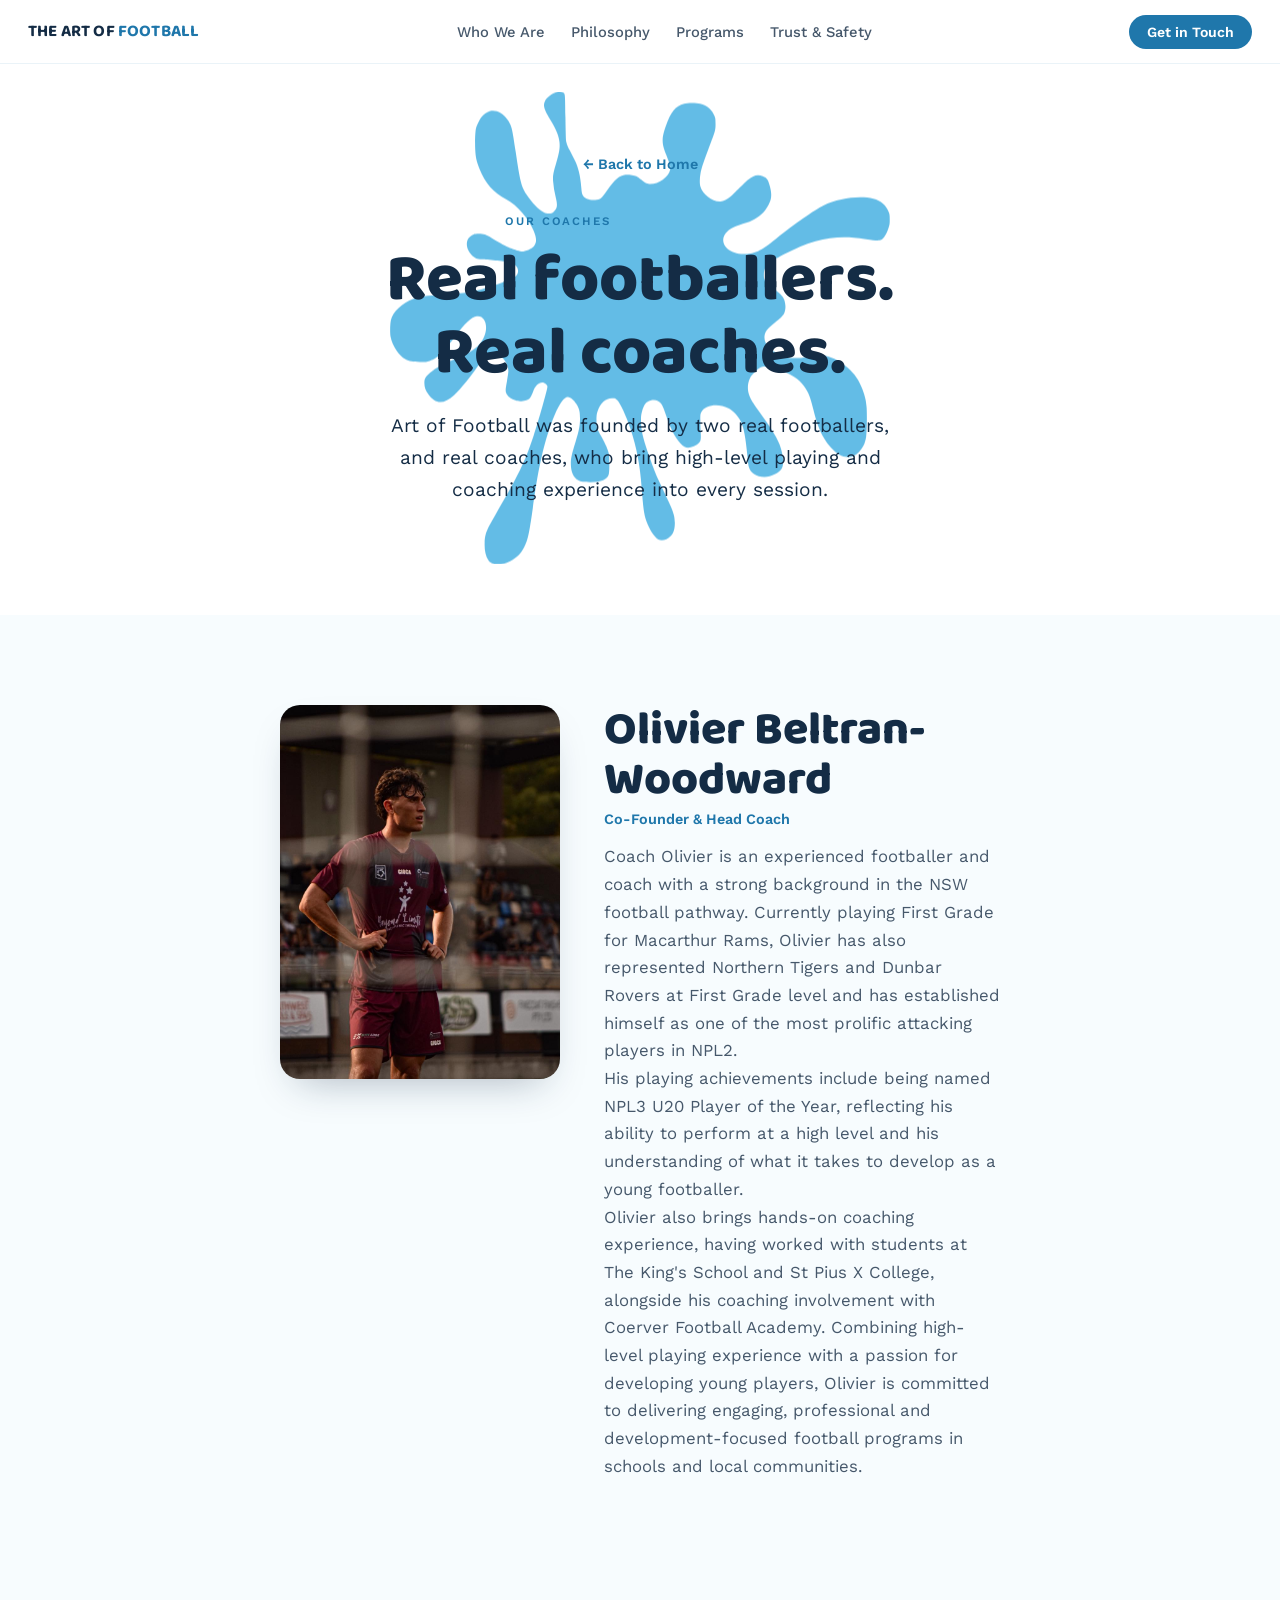
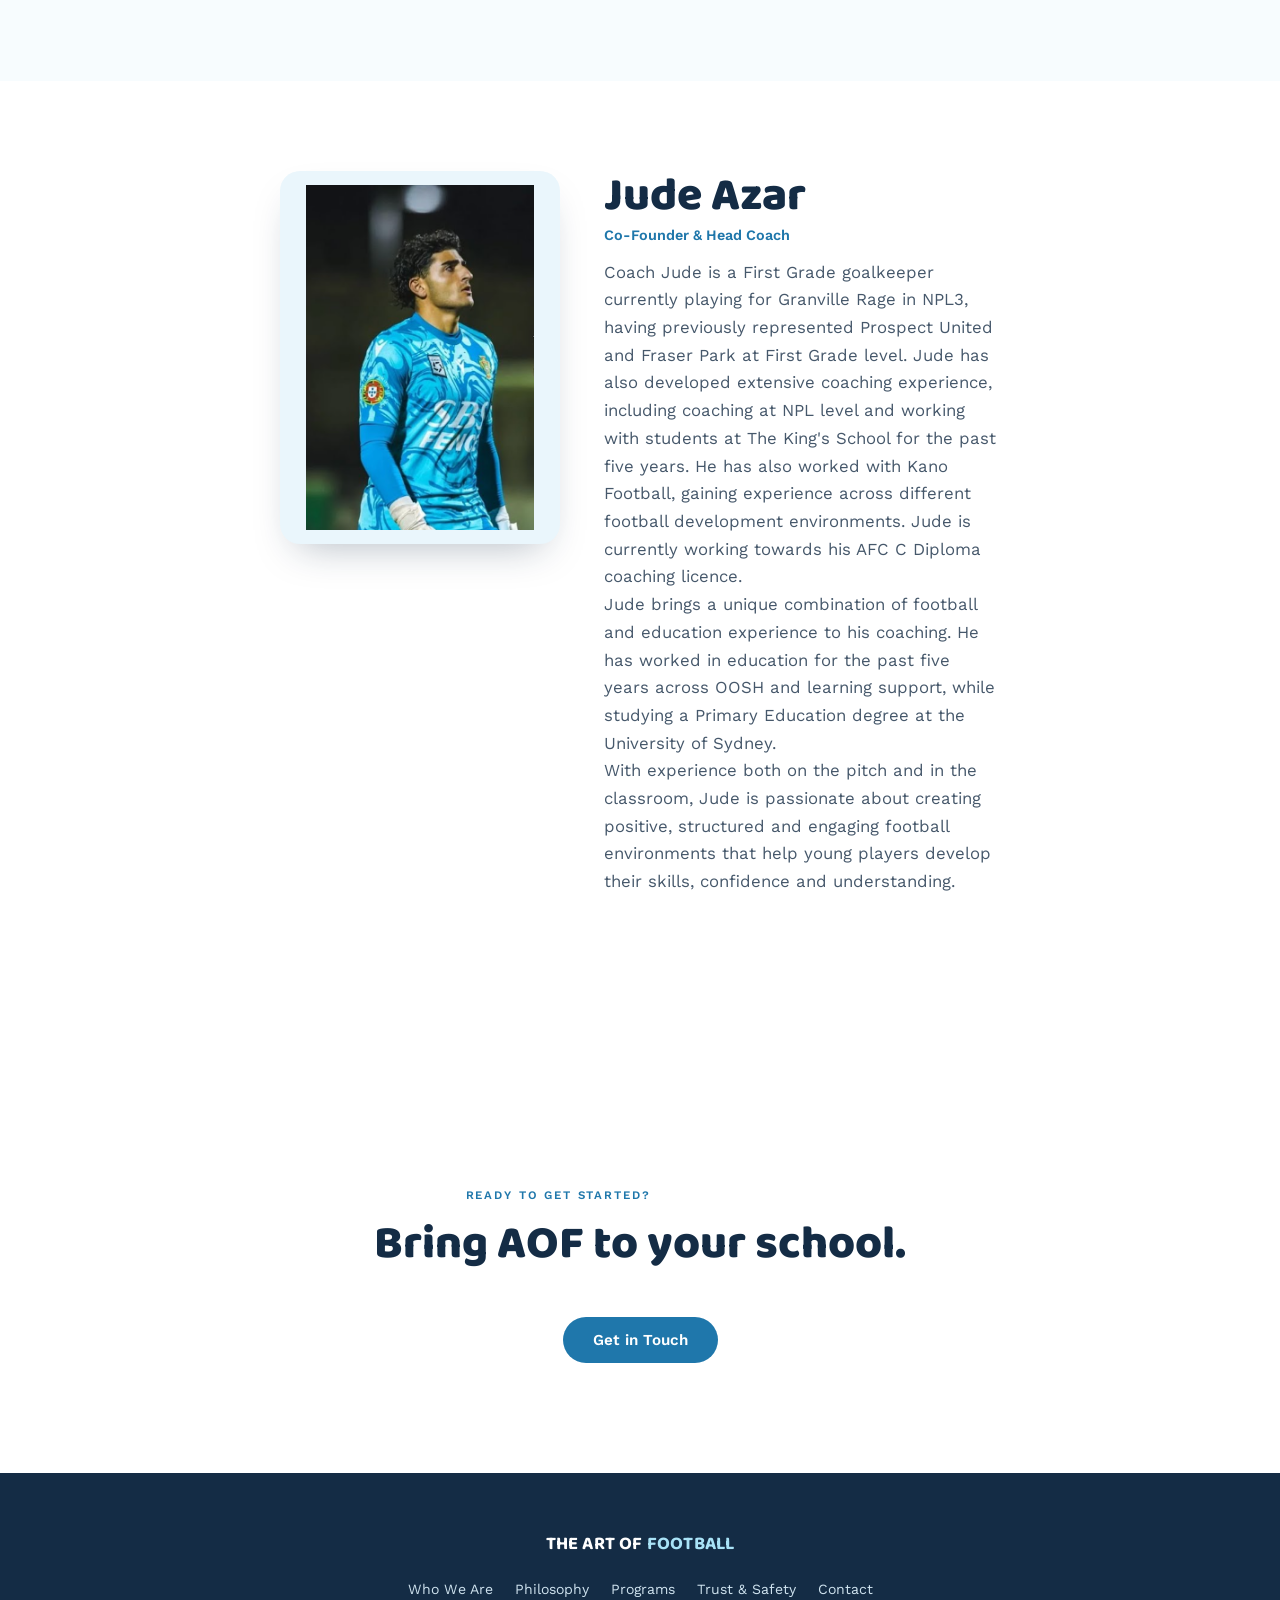
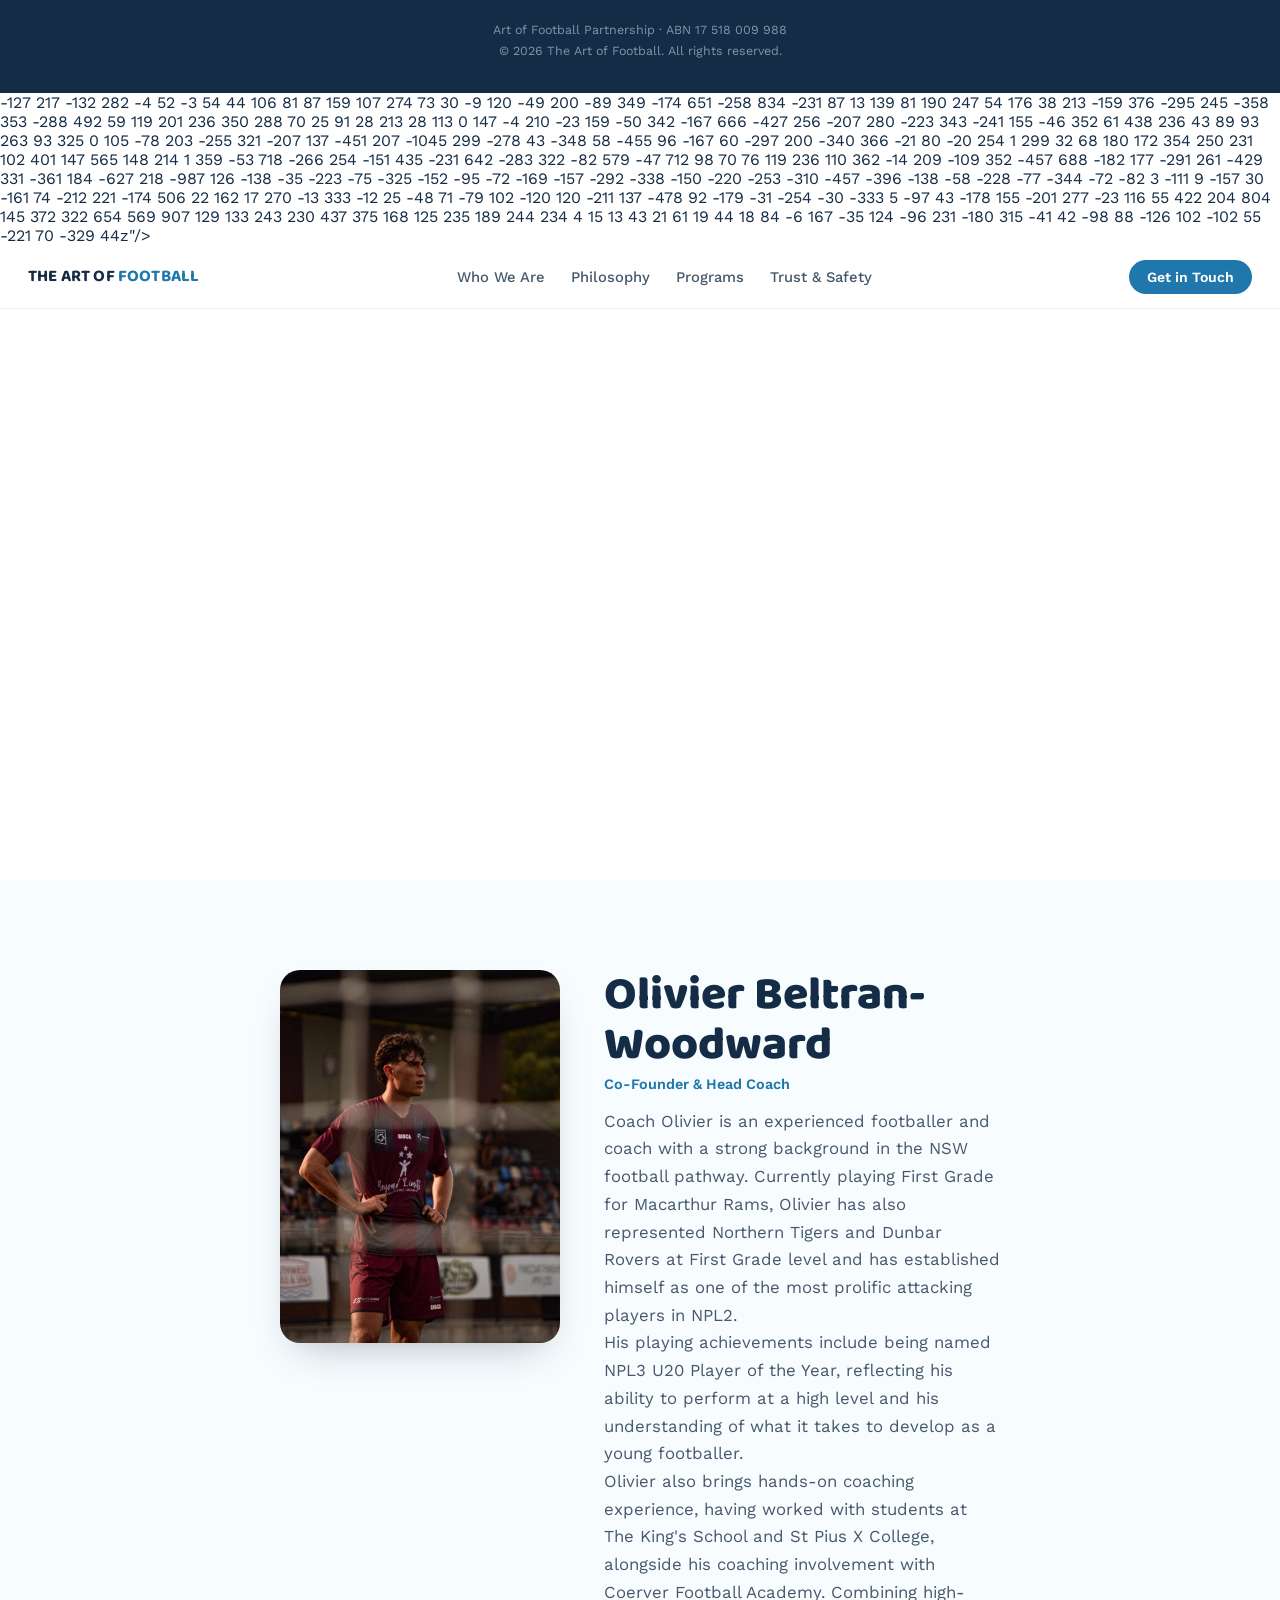
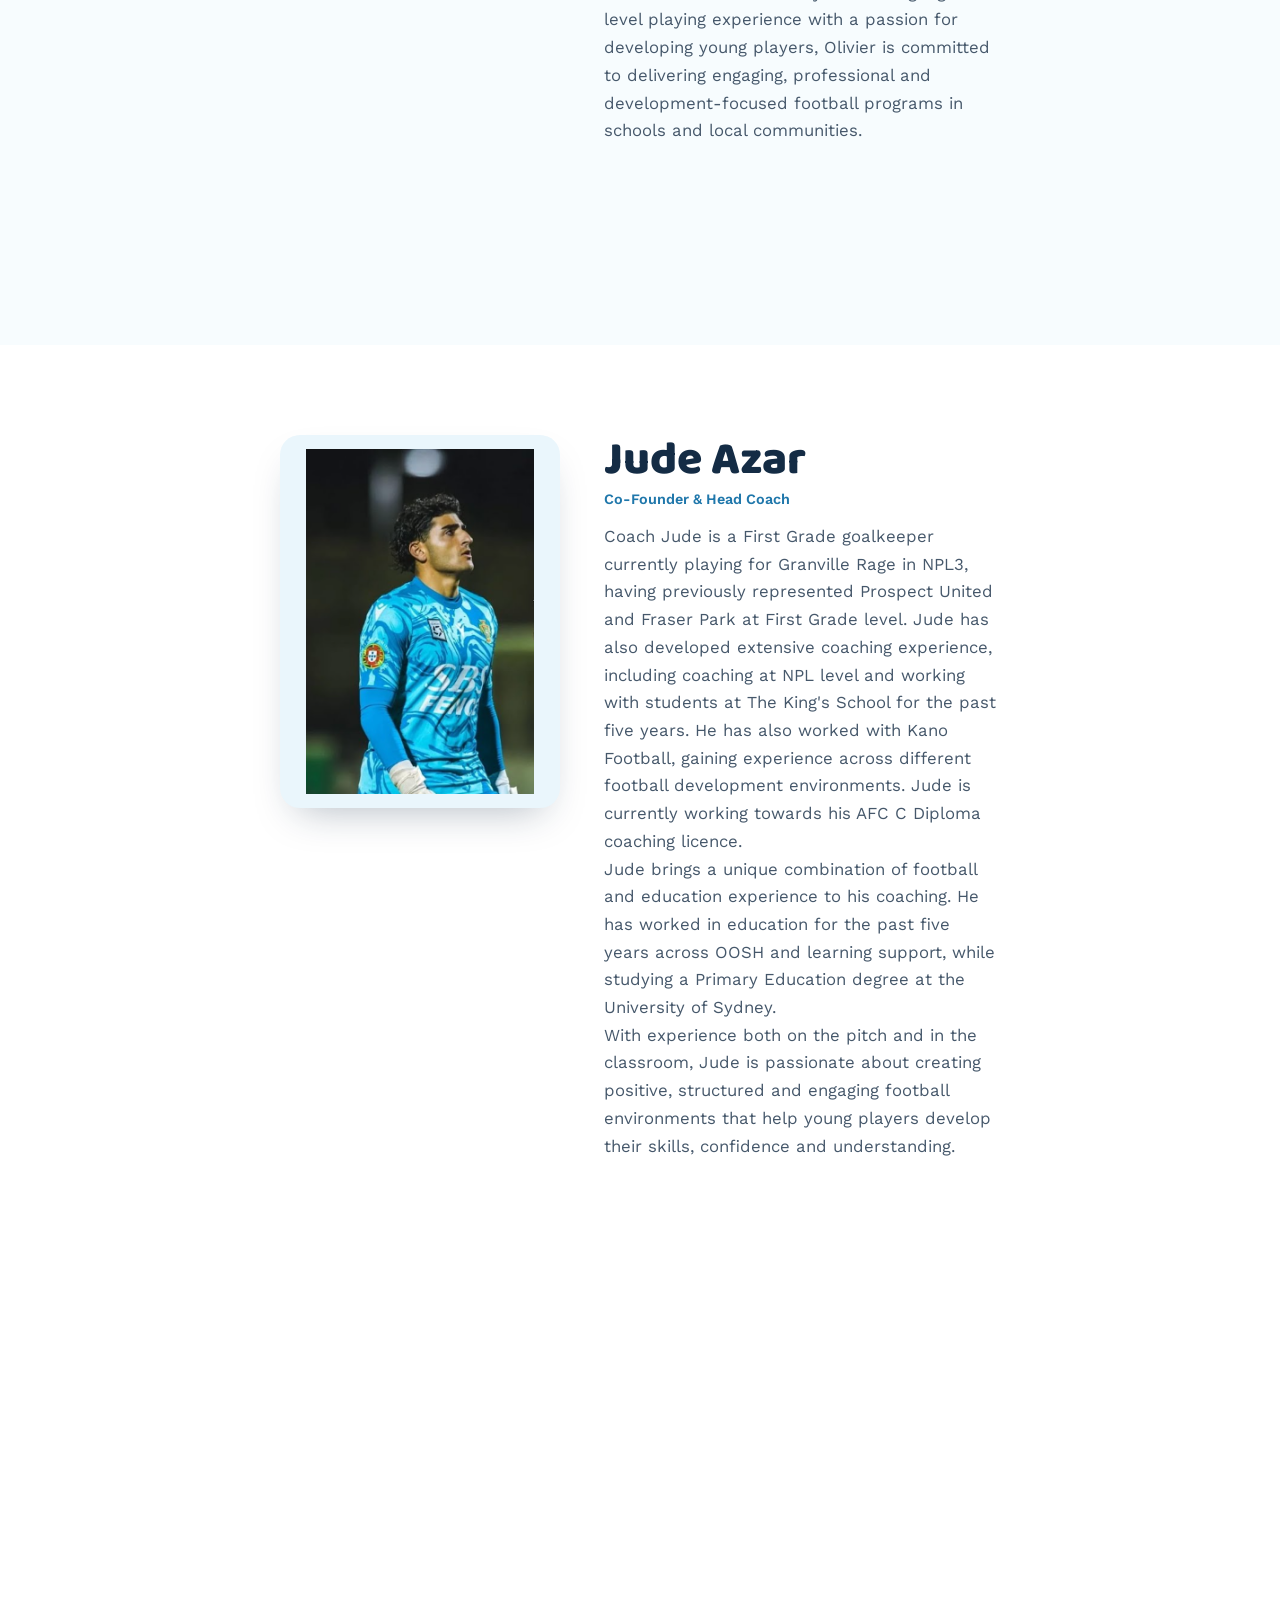
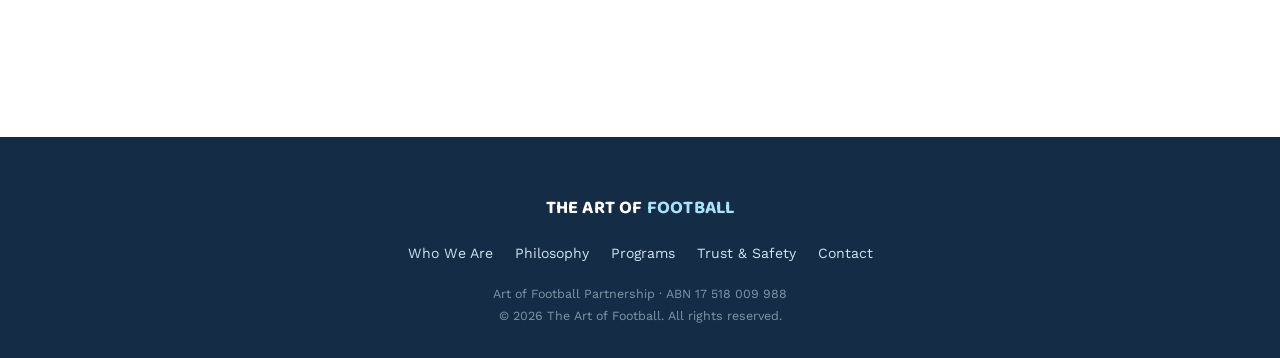
<file: coaches.html>
<!DOCTYPE html>
<html lang="en">
<head>
<meta charset="UTF-8">
<meta name="viewport" content="width=device-width, initial-scale=1.0">
<title>Our Coaches | The Art of Football</title>
<meta name="description" content="Meet the coaches behind The Art of Football: Olivier Beltran-Woodward and Jude Azar.">
<link rel="preconnect" href="https://fonts.googleapis.com">
<link rel="preconnect" href="https://fonts.gstatic.com" crossorigin>
<link href="https://fonts.googleapis.com/css2?family=Baloo+2:wght@500;700;800&family=Work+Sans:wght@400;500;600&display=swap" rel="stylesheet">
<link rel="stylesheet" href="style.css">
</head>
<body>

<!-- Hidden splash defs, reused across sections via <use> -->
<svg width="0" height="0" style="position:absolute" aria-hidden="true">
<defs>
<g id="splash-hero" transform="translate(0.000000,1280.000000) scale(0.100000,-0.100000)" stroke="none">
<path d="M8175 12786 c-280 -68 -666 -492 -845 -926 -111 -270 -214 -833 -300
-1647 -22 -206 -43 -303 -84 -397 -103 -232 -335 -420 -535 -433 -91 -6 -143
6 -207 50 -73 49 -107 118 -112 226 -5 108 13 165 109 349 114 217 169 409
169 585 0 120 -21 213 -69 312 -64 131 -125 187 -309 282 -103 53 -149 56
-237 14 -96 -45 -129 -93 -171 -248 -27 -97 -27 -102 -28 -438 -1 -291 -3
-345 -17 -376 -34 -74 -117 -147 -209 -183 -71 -29 -201 -45 -283 -35 -89 10
-127 23 -195 66 -151 96 -272 286 -497 783 -164 362 -198 423 -285 511 -218
221 -487 208 -735 -37 -39 -38 -88 -96 -109 -128 -44 -66 -93 -210 -103 -297
-12 -116 29 -260 137 -484 139 -286 211 -355 498 -475 247 -103 301 -139 343
-233 21 -45 24 -67 24 -172 0 -116 -1 -122 -33 -183 -39 -75 -105 -145 -158
-167 -20 -8 -80 -20 -133 -26 -53 -5 -116 -15 -140 -21 -70 -18 -222 -142
-257 -210 -9 -17 -27 -70 -40 -117 -28 -101 -32 -259 -10 -381 66 -356 65
-333 6 -397 -120 -128 -249 -175 -346 -125 -21 11 -84 59 -139 106 -220 190
-430 307 -680 376 -215 60 -302 97 -390 164 -22 16 -170 159 -330 316 -280
275 -411 396 -455 420 -30 16 -83 -4 -115 -42 -92 -109 -146 -384 -96 -493 40
-89 114 -126 401 -200 284 -74 382 -112 505 -200 118 -83 196 -185 330 -430
48 -88 107 -188 132 -222 75 -107 234 -236 454 -369 154 -93 209 -161 209
-263 0 -26 -8 -42 -35 -67 -80 -75 -248 -105 -482 -86 -382 32 -493 86 -1103
535 -526 387 -572 414 -754 437 -156 19 -304 -27 -373 -118 -36 -48 -80 -177
-89 -262 -10 -99 40 -272 113 -390 50 -79 370 -394 468 -459 150 -100 387
-198 575 -238 62 -13 128 -18 245 -18 170 1 203 6 398 61 306 86 660 67 990
-53 263 -96 354 -236 266 -411 -39 -78 -82 -115 -211 -179 -141 -70 -264 -114
-469 -168 -96 -25 -204 -57 -241 -71 -87 -33 -168 -92 -207 -151 -41 -61 -75
-173 -75 -243 0 -141 141 -250 323 -250 103 0 139 14 222 88 109 97 424 358
492 408 185 137 407 77 407 -110 0 -71 -26 -137 -165 -411 -232 -457 -352
-642 -609 -940 -434 -502 -517 -619 -587 -825 -67 -201 -85 -381 -54 -532 22
-104 53 -160 147 -266 172 -192 305 -267 549 -308 203 -34 332 7 494 155 134
122 205 234 256 406 22 72 24 97 23 260 -1 156 -6 210 -37 400 -50 304 -60
408 -55 549 4 128 14 161 60 202 86 79 196 70 314 -24 135 -108 213 -290 214
-499 0 -160 -19 -232 -153 -569 -137 -346 -189 -543 -191 -734 -1 -132 8 -157
92 -231 89 -80 211 -115 366 -107 98 5 170 39 217 102 36 49 85 199 100 304
27 187 -23 688 -107 1079 -30 138 -30 194 -3 249 75 156 290 196 512 96 89
-41 122 -73 232 -234 174 -254 187 -264 319 -256 161 10 304 125 356 285 32
98 28 137 -25 258 -51 117 -70 196 -55 225 32 59 122 92 183 66 27 -11 52 -48
161 -237 679 -1173 830 -1534 1160 -2771 106 -397 136 -480 215 -596 101 -149
266 -282 402 -323 108 -33 176 -12 265 82 68 74 106 144 156 290 37 112 42
136 46 245 9 258 -66 417 -415 879 -413 547 -588 783 -673 905 -443 643 -782
1322 -806 1615 l-6 70 33 19 c43 25 179 34 258 16 80 -17 187 -72 264 -136
128 -106 241 -269 434 -629 162 -300 288 -433 466 -487 116 -35 194 -10 319
99 146 128 226 239 268 371 36 113 37 138 9 197 -44 94 -292 327 -418 393 -66
35 -216 87 -394 137 -176 49 -216 71 -322 179 -140 142 -195 252 -202 406 -5
82 -4 87 27 133 88 131 175 129 539 -10 502 -192 1027 -515 1531 -943 277
-235 314 -266 410 -337 177 -130 295 -188 487 -239 127 -34 232 -37 288 -8 53
27 77 65 116 181 58 174 29 274 -123 425 -79 79 -100 94 -210 147 -68 33 -247
103 -398 155 -548 191 -651 233 -1035 420 -430 209 -630 345 -761 519 -66 87
-127 217 -132 282 -4 52 -3 54 44 106 81 87 159 107 274 73 30 -9 120 -49 200
-89 349 -174 651 -258 834 -231 87 13 139 81 190 247 54 176 38 213 -159 376
-295 245 -358 353 -288 492 59 119 201 236 350 288 70 25 91 28 213 28 113 0
147 -4 210 -23 159 -50 342 -167 666 -427 256 -207 280 -223 343 -241 155 -46
352 61 438 236 43 89 93 263 93 325 0 105 -78 203 -255 321 -207 137 -451 207
-1045 299 -278 43 -348 58 -455 96 -167 60 -297 200 -340 366 -21 80 -20 254
1 299 32 68 180 172 354 250 231 102 401 147 565 148 214 1 359 -53 718 -266
254 -151 435 -231 642 -283 322 -82 579 -47 712 98 70 76 119 236 110 362 -14
209 -109 352 -457 688 -182 177 -291 261 -429 331 -361 184 -627 218 -987 126
-138 -35 -223 -75 -325 -152 -95 -72 -169 -157 -292 -338 -150 -220 -253 -310
-457 -396 -138 -58 -228 -77 -344 -72 -82 3 -111 9 -157 30 -161 74 -212 221
-174 506 22 162 17 270 -13 333 -12 25 -48 71 -79 102 -120 120 -211 137 -478
92 -179 -31 -254 -30 -333 5 -97 43 -178 155 -201 277 -23 116 55 422 204 804
145 372 322 654 569 907 129 133 243 230 437 375 168 125 235 189 244 234 4
15 13 43 21 61 19 44 18 84 -6 167 -35 124 -96 231 -180 315 -41 42 -98 88
-126 102 -102 55 -221 70 -329 44z"/>
</g>
<g id="splash-coach" transform="translate(0.000000,1211.000000) scale(0.100000,-0.100000)" stroke="none">
<path d="M4265 12096 c-115 -37 -252 -142 -296 -227 -57 -112 -30 -207 142
-495 154 -259 214 -408 228 -562 14 -158 -6 -275 -99 -582 -59 -198 -74 -285
-66 -405 10 -140 32 -280 68 -420 41 -163 41 -249 2 -312 -16 -25 -46 -60 -67
-77 -36 -28 -45 -31 -110 -31 -62 0 -80 5 -134 34 -134 72 -293 237 -434 450
-135 204 -172 348 -279 1081 -94 646 -106 691 -216 846 -124 175 -299 256
-456 210 -70 -20 -155 -83 -210 -156 -46 -62 -114 -199 -135 -275 -21 -73 -31
-343 -22 -545 10 -205 30 -298 111 -501 143 -363 351 -599 690 -783 275 -149
565 -484 698 -806 77 -186 78 -302 4 -389 -61 -71 -245 -148 -324 -135 -67 11
-233 66 -329 108 -91 40 -169 83 -411 225 -163 95 -225 116 -345 116 -64 0
-113 -5 -135 -14 -131 -55 -190 -158 -170 -299 11 -82 43 -143 113 -219 81
-86 133 -109 267 -118 129 -7 581 -52 669 -66 105 -16 201 -80 242 -160 39
-77 11 -175 -65 -231 -86 -64 -300 -146 -674 -257 -416 -125 -592 -154 -1132
-191 -463 -32 -663 -59 -787 -105 -294 -111 -529 -331 -580 -544 -21 -90 -27
-332 -10 -426 43 -232 215 -494 383 -583 101 -53 176 -66 369 -66 158 0 176 2
251 27 44 15 109 45 145 68 144 93 219 174 476 519 291 390 446 537 587 556
211 29 306 -265 176 -545 -111 -237 -278 -360 -763 -562 -346 -144 -529 -252
-665 -393 -79 -81 -92 -112 -92 -219 0 -90 29 -173 92 -265 189 -272 398 -284
666 -39 176 163 469 524 657 812 118 181 221 257 346 256 101 0 171 -32 245
-113 86 -93 144 -229 144 -336 0 -37 -16 -150 -35 -251 -45 -236 -46 -283 -2
-347 46 -69 116 -118 214 -150 72 -23 94 -26 166 -22 85 6 161 31 200 66 22
20 68 109 87 167 67 211 224 305 335 201 27 -25 35 -41 35 -67 0 -63 -226
-866 -352 -1249 -220 -671 -396 -1034 -982 -2033 -226 -385 -264 -484 -273
-707 -8 -193 23 -336 96 -452 22 -34 44 -53 88 -74 52 -26 68 -29 153 -29 116
1 194 20 315 80 163 80 275 191 359 355 92 180 126 332 221 1000 99 699 145
963 226 1312 202 877 490 1538 669 1538 73 0 193 -111 252 -232 49 -99 62
-170 62 -328 -1 -178 -25 -306 -113 -585 -100 -318 -122 -422 -122 -572 0
-199 73 -358 190 -417 71 -36 143 -47 311 -47 284 0 431 63 471 201 19 61 19
429 1 525 -18 93 -83 246 -187 434 -129 234 -130 238 -129 416 1 130 4 161 26
232 66 216 219 351 390 341 64 -3 70 -6 112 -47 81 -79 228 -396 341 -736 160
-479 246 -935 290 -1535 35 -483 59 -653 115 -822 71 -211 211 -428 311 -479
57 -29 131 -25 205 10 156 74 219 197 216 426 -2 183 -35 281 -257 745 -225
470 -269 575 -391 930 -171 495 -217 687 -218 915 -1 130 2 163 24 244 48 182
112 267 220 290 81 18 131 14 188 -15 83 -41 125 -112 197 -334 119 -363 239
-599 383 -752 73 -77 129 -108 194 -108 84 0 217 60 280 127 45 49 52 90 42
263 -5 85 -9 227 -9 315 0 155 1 162 27 212 96 183 436 230 691 96 127 -67
263 -214 326 -355 71 -156 116 -402 161 -873 11 -115 25 -232 31 -260 37 -166
197 -275 405 -275 85 0 179 26 276 77 173 90 220 184 198 398 -35 338 -142
549 -597 1183 -185 258 -222 318 -264 427 -57 146 -48 323 23 459 44 82 184
223 260 260 48 24 69 28 136 27 133 -1 326 -59 537 -161 279 -135 423 -267
534 -488 55 -110 91 -218 151 -463 97 -390 176 -586 333 -824 76 -115 240
-278 322 -321 100 -53 158 -67 246 -62 102 6 182 45 260 125 111 114 162 220
189 393 18 115 25 604 11 761 -14 153 -27 220 -77 374 -78 241 -181 415 -343
576 -159 160 -366 289 -546 341 -70 20 -102 23 -255 23 -156 0 -190 -3 -315
-30 -121 -25 -161 -29 -290 -29 -134 0 -160 3 -240 28 -149 45 -321 135 -404
212 -98 91 -146 185 -145 288 0 131 71 231 271 384 131 99 201 169 232 229 50
99 46 267 -9 380 -36 74 -101 135 -263 251 -133 95 -190 153 -224 230 -21 49
-24 68 -21 142 8 201 108 301 515 512 598 310 1047 438 1542 438 172 0 315
-13 561 -51 232 -36 341 -41 387 -16 65 35 131 140 184 298 30 86 33 104 33
219 0 100 -5 136 -21 182 -63 180 -204 304 -398 352 -350 87 -902 12 -1276
-174 -235 -117 -714 -452 -1214 -850 -374 -298 -501 -365 -739 -389 -207 -21
-402 31 -515 137 -139 131 -134 319 12 447 90 79 192 124 497 220 173 55 344
168 455 302 64 77 138 222 154 301 19 91 13 181 -19 307 -48 191 -77 233 -187
276 -84 32 -171 30 -245 -5 -92 -44 -163 -103 -349 -293 -96 -98 -202 -202
-236 -230 -80 -66 -175 -113 -245 -120 -201 -21 -467 178 -524 389 -20 76 -17
223 6 337 28 140 86 313 221 668 159 417 164 436 163 598 0 112 -3 138 -24
190 -64 167 -184 271 -370 321 -89 24 -319 25 -408 1 -226 -61 -344 -205 -475
-583 -56 -161 -77 -259 -77 -359 0 -106 23 -195 96 -377 35 -86 73 -194 85
-239 19 -73 20 -89 9 -137 -41 -182 -292 -363 -505 -362 -78 1 -118 20 -230
110 -49 40 -108 81 -130 91 -52 23 -203 43 -276 36 -148 -13 -283 -128 -464
-392 -159 -232 -176 -246 -315 -253 -158 -8 -273 39 -318 130 -18 37 -26 75
-34 180 -24 312 -78 537 -174 723 -34 66 -89 173 -123 239 -57 111 -70 145
-94 241 -5 22 -12 294 -16 605 -7 625 -5 610 -71 642 -41 21 -98 22 -155 4z"/>
</g>
</defs>
</svg>

<nav class="site-nav">
  <a href="index.html#top" class="brand-mark">THE ART OF <span>FOOTBALL</span></a>
  <ul class="nav-links">
    <li><a href="index.html#who">Who We Are</a></li>
    <li><a href="index.html#philosophy">Philosophy</a></li>
    <li><a href="index.html#programs">Programs</a></li>
    <li><a href="index.html#trust">Trust &amp; Safety</a></li>
  </ul>
  <a href="index.html#contact" class="nav-cta">Get in Touch</a>
</nav>

<!-- HEADER -->
<section class="section tight" id="top" data-section>
  <div class="wrap">
    <div class="section-content">
      <a href="index.html#who" class="back-link">&larr; Back to Home</a>
      <p class="eyebrow">Our Coaches</p>
      <div class="heading-splash">
        <svg class="splash-svg" width="500" height="473" viewBox="0 0 1280.000000 1211.000000" xmlns="http://www.w3.org/2000/svg">
          <use href="#splash-coach" style="fill:var(--splash-2)"/>
        </svg>
        <h1>Real footballers.<br>Real coaches.</h1>
      </div>
      <p class="lede">Art of Football was founded by two real footballers, and real coaches, who bring high-level playing and coaching experience into every session.</p>
    </div>
  </div>
</section>

<!-- OLIVIER PROFILE -->
<section class="section tight alt-bg" data-section>
  <div class="wrap">
    <div class="coach-profile">
      <div class="coach-photo">
        <img src="olivier.jpg" alt="Olivier Beltran-Woodward in football kit">
      </div>
      <div class="coach-detail">
        <h2>Olivier Beltran-Woodward</h2>
        <span class="coach-role">Co-Founder &amp; Head Coach</span>
        <p>Coach Olivier is an experienced footballer and coach with a strong background in the NSW football pathway. Currently playing First Grade for Macarthur Rams, Olivier has also represented Northern Tigers and Dunbar Rovers at First Grade level and has established himself as one of the most prolific attacking players in NPL2.</p>
        <p>His playing achievements include being named NPL3 U20 Player of the Year, reflecting his ability to perform at a high level and his understanding of what it takes to develop as a young footballer.</p>
        <p>Olivier also brings hands-on coaching experience, having worked with students at The King's School and St Pius X College, alongside his coaching involvement with Coerver Football Academy. Combining high-level playing experience with a passion for developing young players, Olivier is committed to delivering engaging, professional and development-focused football programs in schools and local communities.</p>
      </div>
    </div>
  </div>
</section>

<!-- JUDE PROFILE -->
<section class="section tight" data-section>
  <div class="wrap">
    <div class="coach-profile">
      <div class="coach-photo contain">
        <img src="jude.png" alt="Jude Azar in goalkeeper kit">
      </div>
      <div class="coach-detail">
        <h2>Jude Azar</h2>
        <span class="coach-role">Co-Founder &amp; Head Coach</span>
        <p>Coach Jude is a First Grade goalkeeper currently playing for Granville Rage in NPL3, having previously represented Prospect United and Fraser Park at First Grade level. Jude has also developed extensive coaching experience, including coaching at NPL level and working with students at The King's School for the past five years. He has also worked with Kano Football, gaining experience across different football development environments. Jude is currently working towards his AFC C Diploma coaching licence.</p>
        <p>Jude brings a unique combination of football and education experience to his coaching. He has worked in education for the past five years across OOSH and learning support, while studying a Primary Education degree at the University of Sydney.</p>
        <p>With experience both on the pitch and in the classroom, Jude is passionate about creating positive, structured and engaging football environments that help young players develop their skills, confidence and understanding.</p>
      </div>
    </div>
  </div>
</section>

<!-- CTA -->
<section class="section tight" data-section>
  <div class="wrap">
    <div class="section-content">
      <p class="eyebrow">Ready to get started?</p>
      <h2>Bring AOF to your school.</h2>
      <a href="index.html#contact" class="btn">Get in Touch</a>
    </div>
  </div>
</section>

<footer>
  <a href="index.html#top" class="brand-mark">THE ART OF <span>FOOTBALL</span></a>
  <ul class="footer-links">
    <li><a href="index.html#who">Who We Are</a></li>
    <li><a href="index.html#philosophy">Philosophy</a></li>
    <li><a href="index.html#programs">Programs</a></li>
    <li><a href="index.html#trust">Trust &amp; Safety</a></li>
    <li><a href="index.html#contact">Contact</a></li>
  </ul>
  <p class="footer-meta">
    Art of Football Partnership &middot; ABN 17 518 009 988<br>
    &copy; 2026 The Art of Football. All rights reserved.
  </p>
</footer>

<script>
  const sections = document.querySelectorAll('[data-section]');
  const observer = new IntersectionObserver((entries) => {
    entries.forEach(entry => {
      if (entry.isIntersecting) {
        entry.target.classList.add('in-view');
      }
    });
  }, { threshold: 0.25 });
  sections.forEach(s => observer.observe(s));
  window.addEventListener('load', () => {
    sections[0].classList.add('in-view');
  });
</script>

</body>
</html>-127 217 -132 282 -4 52 -3 54 44 106 81 87 159 107 274 73 30 -9 120 -49 200
-89 349 -174 651 -258 834 -231 87 13 139 81 190 247 54 176 38 213 -159 376
-295 245 -358 353 -288 492 59 119 201 236 350 288 70 25 91 28 213 28 113 0
147 -4 210 -23 159 -50 342 -167 666 -427 256 -207 280 -223 343 -241 155 -46
352 61 438 236 43 89 93 263 93 325 0 105 -78 203 -255 321 -207 137 -451 207
-1045 299 -278 43 -348 58 -455 96 -167 60 -297 200 -340 366 -21 80 -20 254
1 299 32 68 180 172 354 250 231 102 401 147 565 148 214 1 359 -53 718 -266
254 -151 435 -231 642 -283 322 -82 579 -47 712 98 70 76 119 236 110 362 -14
209 -109 352 -457 688 -182 177 -291 261 -429 331 -361 184 -627 218 -987 126
-138 -35 -223 -75 -325 -152 -95 -72 -169 -157 -292 -338 -150 -220 -253 -310
-457 -396 -138 -58 -228 -77 -344 -72 -82 3 -111 9 -157 30 -161 74 -212 221
-174 506 22 162 17 270 -13 333 -12 25 -48 71 -79 102 -120 120 -211 137 -478
92 -179 -31 -254 -30 -333 5 -97 43 -178 155 -201 277 -23 116 55 422 204 804
145 372 322 654 569 907 129 133 243 230 437 375 168 125 235 189 244 234 4
15 13 43 21 61 19 44 18 84 -6 167 -35 124 -96 231 -180 315 -41 42 -98 88
-126 102 -102 55 -221 70 -329 44z"/>
</g>
<g id="splash-coach" transform="translate(0.000000,1211.000000) scale(0.100000,-0.100000)" stroke="none">
<path d="M4265 12096 c-115 -37 -252 -142 -296 -227 -57 -112 -30 -207 142
-495 154 -259 214 -408 228 -562 14 -158 -6 -275 -99 -582 -59 -198 -74 -285
-66 -405 10 -140 32 -280 68 -420 41 -163 41 -249 2 -312 -16 -25 -46 -60 -67
-77 -36 -28 -45 -31 -110 -31 -62 0 -80 5 -134 34 -134 72 -293 237 -434 450
-135 204 -172 348 -279 1081 -94 646 -106 691 -216 846 -124 175 -299 256
-456 210 -70 -20 -155 -83 -210 -156 -46 -62 -114 -199 -135 -275 -21 -73 -31
-343 -22 -545 10 -205 30 -298 111 -501 143 -363 351 -599 690 -783 275 -149
565 -484 698 -806 77 -186 78 -302 4 -389 -61 -71 -245 -148 -324 -135 -67 11
-233 66 -329 108 -91 40 -169 83 -411 225 -163 95 -225 116 -345 116 -64 0
-113 -5 -135 -14 -131 -55 -190 -158 -170 -299 11 -82 43 -143 113 -219 81
-86 133 -109 267 -118 129 -7 581 -52 669 -66 105 -16 201 -80 242 -160 39
-77 11 -175 -65 -231 -86 -64 -300 -146 -674 -257 -416 -125 -592 -154 -1132
-191 -463 -32 -663 -59 -787 -105 -294 -111 -529 -331 -580 -544 -21 -90 -27
-332 -10 -426 43 -232 215 -494 383 -583 101 -53 176 -66 369 -66 158 0 176 2
251 27 44 15 109 45 145 68 144 93 219 174 476 519 291 390 446 537 587 556
211 29 306 -265 176 -545 -111 -237 -278 -360 -763 -562 -346 -144 -529 -252
-665 -393 -79 -81 -92 -112 -92 -219 0 -90 29 -173 92 -265 189 -272 398 -284
666 -39 176 163 469 524 657 812 118 181 221 257 346 256 101 0 171 -32 245
-113 86 -93 144 -229 144 -336 0 -37 -16 -150 -35 -251 -45 -236 -46 -283 -2
-347 46 -69 116 -118 214 -150 72 -23 94 -26 166 -22 85 6 161 31 200 66 22
20 68 109 87 167 67 211 224 305 335 201 27 -25 35 -41 35 -67 0 -63 -226
-866 -352 -1249 -220 -671 -396 -1034 -982 -2033 -226 -385 -264 -484 -273
-707 -8 -193 23 -336 96 -452 22 -34 44 -53 88 -74 52 -26 68 -29 153 -29 116
1 194 20 315 80 163 80 275 191 359 355 92 180 126 332 221 1000 99 699 145
963 226 1312 202 877 490 1538 669 1538 73 0 193 -111 252 -232 49 -99 62
-170 62 -328 -1 -178 -25 -306 -113 -585 -100 -318 -122 -422 -122 -572 0
-199 73 -358 190 -417 71 -36 143 -47 311 -47 284 0 431 63 471 201 19 61 19
429 1 525 -18 93 -83 246 -187 434 -129 234 -130 238 -129 416 1 130 4 161 26
232 66 216 219 351 390 341 64 -3 70 -6 112 -47 81 -79 228 -396 341 -736 160
-479 246 -935 290 -1535 35 -483 59 -653 115 -822 71 -211 211 -428 311 -479
57 -29 131 -25 205 10 156 74 219 197 216 426 -2 183 -35 281 -257 745 -225
470 -269 575 -391 930 -171 495 -217 687 -218 915 -1 130 2 163 24 244 48 182
112 267 220 290 81 18 131 14 188 -15 83 -41 125 -112 197 -334 119 -363 239
-599 383 -752 73 -77 129 -108 194 -108 84 0 217 60 280 127 45 49 52 90 42
263 -5 85 -9 227 -9 315 0 155 1 162 27 212 96 183 436 230 691 96 127 -67
263 -214 326 -355 71 -156 116 -402 161 -873 11 -115 25 -232 31 -260 37 -166
197 -275 405 -275 85 0 179 26 276 77 173 90 220 184 198 398 -35 338 -142
549 -597 1183 -185 258 -222 318 -264 427 -57 146 -48 323 23 459 44 82 184
223 260 260 48 24 69 28 136 27 133 -1 326 -59 537 -161 279 -135 423 -267
534 -488 55 -110 91 -218 151 -463 97 -390 176 -586 333 -824 76 -115 240
-278 322 -321 100 -53 158 -67 246 -62 102 6 182 45 260 125 111 114 162 220
189 393 18 115 25 604 11 761 -14 153 -27 220 -77 374 -78 241 -181 415 -343
576 -159 160 -366 289 -546 341 -70 20 -102 23 -255 23 -156 0 -190 -3 -315
-30 -121 -25 -161 -29 -290 -29 -134 0 -160 3 -240 28 -149 45 -321 135 -404
212 -98 91 -146 185 -145 288 0 131 71 231 271 384 131 99 201 169 232 229 50
99 46 267 -9 380 -36 74 -101 135 -263 251 -133 95 -190 153 -224 230 -21 49
-24 68 -21 142 8 201 108 301 515 512 598 310 1047 438 1542 438 172 0 315
-13 561 -51 232 -36 341 -41 387 -16 65 35 131 140 184 298 30 86 33 104 33
219 0 100 -5 136 -21 182 -63 180 -204 304 -398 352 -350 87 -902 12 -1276
-174 -235 -117 -714 -452 -1214 -850 -374 -298 -501 -365 -739 -389 -207 -21
-402 31 -515 137 -139 131 -134 319 12 447 90 79 192 124 497 220 173 55 344
168 455 302 64 77 138 222 154 301 19 91 13 181 -19 307 -48 191 -77 233 -187
276 -84 32 -171 30 -245 -5 -92 -44 -163 -103 -349 -293 -96 -98 -202 -202
-236 -230 -80 -66 -175 -113 -245 -120 -201 -21 -467 178 -524 389 -20 76 -17
223 6 337 28 140 86 313 221 668 159 417 164 436 163 598 0 112 -3 138 -24
190 -64 167 -184 271 -370 321 -89 24 -319 25 -408 1 -226 -61 -344 -205 -475
-583 -56 -161 -77 -259 -77 -359 0 -106 23 -195 96 -377 35 -86 73 -194 85
-239 19 -73 20 -89 9 -137 -41 -182 -292 -363 -505 -362 -78 1 -118 20 -230
110 -49 40 -108 81 -130 91 -52 23 -203 43 -276 36 -148 -13 -283 -128 -464
-392 -159 -232 -176 -246 -315 -253 -158 -8 -273 39 -318 130 -18 37 -26 75
-34 180 -24 312 -78 537 -174 723 -34 66 -89 173 -123 239 -57 111 -70 145
-94 241 -5 22 -12 294 -16 605 -7 625 -5 610 -71 642 -41 21 -98 22 -155 4z"/>
</g>
</defs>
</svg>

<nav class="site-nav">
  <a href="index.html#top" class="brand-mark">THE ART OF <span>FOOTBALL</span></a>
  <ul class="nav-links">
    <li><a href="index.html#who">Who We Are</a></li>
    <li><a href="index.html#philosophy">Philosophy</a></li>
    <li><a href="index.html#programs">Programs</a></li>
    <li><a href="index.html#trust">Trust &amp; Safety</a></li>
  </ul>
  <a href="index.html#contact" class="nav-cta">Get in Touch</a>
</nav>

<!-- HEADER -->
<section class="section tight" id="top" data-section>
  <div class="wrap">
    <div class="splash-stage">
      <svg class="splash-svg" width="500" height="473" viewBox="0 0 1280.000000 1211.000000" xmlns="http://www.w3.org/2000/svg">
        <use href="#splash-coach" style="fill:var(--splash-2)"/>
      </svg>
    </div>
    <div class="section-content">
      <a href="index.html#who" class="back-link">&larr; Back to Home</a>
      <p class="eyebrow">Our Coaches</p>
      <h1>Real footballers.<br>Real coaches.</h1>
      <p class="lede">Art of Football was founded by two real footballers, and real coaches, who bring high-level playing and coaching experience into every session.</p>
    </div>
  </div>
</section>

<!-- OLIVIER PROFILE -->
<section class="section tight alt-bg" data-section>
  <div class="wrap">
    <div class="coach-profile">
      <div class="coach-photo">
        <img src="olivier.jpg" alt="Olivier Beltran-Woodward in football kit">
      </div>
      <div class="coach-detail">
        <h2>Olivier Beltran-Woodward</h2>
        <span class="coach-role">Co-Founder &amp; Head Coach</span>
        <p>Coach Olivier is an experienced footballer and coach with a strong background in the NSW football pathway. Currently playing First Grade for Macarthur Rams, Olivier has also represented Northern Tigers and Dunbar Rovers at First Grade level and has established himself as one of the most prolific attacking players in NPL2.</p>
        <p>His playing achievements include being named NPL3 U20 Player of the Year, reflecting his ability to perform at a high level and his understanding of what it takes to develop as a young footballer.</p>
        <p>Olivier also brings hands-on coaching experience, having worked with students at The King's School and St Pius X College, alongside his coaching involvement with Coerver Football Academy. Combining high-level playing experience with a passion for developing young players, Olivier is committed to delivering engaging, professional and development-focused football programs in schools and local communities.</p>
      </div>
    </div>
  </div>
</section>

<!-- JUDE PROFILE -->
<section class="section tight" data-section>
  <div class="wrap">
    <div class="coach-profile">
      <div class="coach-photo contain">
        <img src="jude.png" alt="Jude Azar in goalkeeper kit">
      </div>
      <div class="coach-detail">
        <h2>Jude Azar</h2>
        <span class="coach-role">Co-Founder &amp; Head Coach</span>
        <p>Coach Jude is a First Grade goalkeeper currently playing for Granville Rage in NPL3, having previously represented Prospect United and Fraser Park at First Grade level. Jude has also developed extensive coaching experience, including coaching at NPL level and working with students at The King's School for the past five years. He has also worked with Kano Football, gaining experience across different football development environments. Jude is currently working towards his AFC C Diploma coaching licence.</p>
        <p>Jude brings a unique combination of football and education experience to his coaching. He has worked in education for the past five years across OOSH and learning support, while studying a Primary Education degree at the University of Sydney.</p>
        <p>With experience both on the pitch and in the classroom, Jude is passionate about creating positive, structured and engaging football environments that help young players develop their skills, confidence and understanding.</p>
      </div>
    </div>
  </div>
</section>

<!-- CTA -->
<section class="section tight" data-section>
  <div class="wrap">
    <div class="section-content">
      <p class="eyebrow">Ready to get started?</p>
      <h2>Bring AOF to your school.</h2>
      <a href="index.html#contact" class="btn">Get in Touch</a>
    </div>
  </div>
</section>

<footer>
  <a href="index.html#top" class="brand-mark">THE ART OF <span>FOOTBALL</span></a>
  <ul class="footer-links">
    <li><a href="index.html#who">Who We Are</a></li>
    <li><a href="index.html#philosophy">Philosophy</a></li>
    <li><a href="index.html#programs">Programs</a></li>
    <li><a href="index.html#trust">Trust &amp; Safety</a></li>
    <li><a href="index.html#contact">Contact</a></li>
  </ul>
  <p class="footer-meta">
    Art of Football Partnership &middot; ABN 17 518 009 988<br>
    &copy; 2026 The Art of Football. All rights reserved.
  </p>
</footer>

<script>
  const sections = document.querySelectorAll('[data-section]');
  const observer = new IntersectionObserver((entries) => {
    entries.forEach(entry => {
      if (entry.isIntersecting) {
        entry.target.classList.add('in-view');
      }
    });
  }, { threshold: 0.25 });
  sections.forEach(s => observer.observe(s));
  window.addEventListener('load', () => {
    sections[0].classList.add('in-view');
  });
</script>

</body>
</html>
</file>
<file: style.css>
:root{
    --bg: #ffffff;
    --ink: #142c45;
    --body-text: #46586b;
    --splash-1: #8fd7f5;
    --splash-2: #63bce6;
    --splash-3: #a9e3f7;
    --splash-4: #4fa8d6;
    --accent: #1f77ab;
    --max-w: 780px;
    --nav-h: 64px;
  }

  *{ box-sizing: border-box; }
  html{ scroll-behavior: smooth; scroll-padding-top: var(--nav-h); }

  body{
    margin:0;
    background: var(--bg);
    color: var(--ink);
    font-family: 'Work Sans', sans-serif;
    -webkit-font-smoothing: antialiased;
    overflow-x: hidden;
  }

  a { color: inherit; }

  .wrap{
    max-width: var(--max-w);
    margin: 0 auto;
    padding: 0 28px;
  }

  /* ---------- Nav ---------- */
  .site-nav{
    position: sticky;
    top: 0;
    z-index: 50;
    height: var(--nav-h);
    display: flex;
    align-items: center;
    justify-content: space-between;
    padding: 0 28px;
    background: rgba(255,255,255,0.9);
    backdrop-filter: blur(8px);
    border-bottom: 1px solid #eaf3f8;
  }
  .brand-mark{
    font-family: 'Baloo 2', sans-serif;
    font-weight: 700;
    font-size: 1.05rem;
    letter-spacing: 0.01em;
    color: var(--ink);
    text-decoration: none;
    white-space: nowrap;
  }
  .brand-mark span{ color: var(--accent); }
  .nav-links{
    display: flex;
    gap: 26px;
    list-style: none;
    margin: 0;
    padding: 0;
  }
  .nav-links a{
    text-decoration: none;
    font-weight: 500;
    font-size: 0.92rem;
    color: var(--body-text);
    transition: color 150ms ease;
  }
  .nav-links a:hover{ color: var(--accent); }
  .nav-cta{
    background: var(--accent);
    color: #fff !important;
    padding: 9px 18px;
    border-radius: 999px;
    font-weight: 600;
    font-size: 0.88rem;
    text-decoration: none;
    white-space: nowrap;
  }
  @media (max-width: 760px){
    .nav-links{ display: none; }
  }

  /* ---------- Section shell ---------- */
  .section{
    position: relative;
    padding: 120px 0 140px;
    text-align: center;
    scroll-margin-top: var(--nav-h);
  }
  .section.tight{ padding: 90px 0 110px; }
  .section.alt-bg{ background: #f7fcfe; }

  .splash-stage{
    position: relative;
    display: inline-block;
    width: 100%;
  }

  .splash-svg{
    position: absolute;
    left: 50%;
    top: 50%;
    transform: translate(-50%, -50%) scale(0);
    z-index: -1;
    pointer-events: none;
    transform-origin: center;
  }
  .splash-svg.rot-a{ transform: translate(-50%, -50%) scale(0) rotate(180deg); }
  .splash-svg.rot-b{ transform: translate(-50%, -50%) scale(0) rotate(-25deg); }
  .splash-svg.rot-c{ transform: translate(-50%, -50%) scale(0) rotate(12deg) scaleX(-1); }

  .section.in-view .splash-svg{
    animation: splat 900ms cubic-bezier(.24,1.4,.4,1) forwards;
  }
  .section.in-view .splash-svg.rot-a{ animation-name: splatA; }
  .section.in-view .splash-svg.rot-b{ animation-name: splatB; }
  .section.in-view .splash-svg.rot-c{ animation-name: splatC; }

  @keyframes splat{
    0%   { transform: translate(-50%, -50%) scale(0) rotate(0deg); opacity: 0; }
    45%  { opacity: 1; }
    60%  { transform: translate(-50%, -50%) scale(1.14) rotate(3deg); }
    80%  { transform: translate(-50%, -50%) scale(0.94) rotate(-1.5deg); }
    100% { transform: translate(-50%, -50%) scale(1) rotate(0deg); opacity: 1; }
  }
  @keyframes splatA{
    0%   { transform: translate(-50%, -50%) scale(0) rotate(180deg); opacity: 0; }
    45%  { opacity: 1; }
    60%  { transform: translate(-50%, -50%) scale(1.14) rotate(177deg); }
    80%  { transform: translate(-50%, -50%) scale(0.94) rotate(181deg); }
    100% { transform: translate(-50%, -50%) scale(1) rotate(180deg); opacity: 1; }
  }
  @keyframes splatB{
    0%   { transform: translate(-50%, -50%) scale(0) rotate(-25deg); opacity: 0; }
    45%  { opacity: 1; }
    60%  { transform: translate(-50%, -50%) scale(1.14) rotate(-22deg); }
    80%  { transform: translate(-50%, -50%) scale(0.94) rotate(-27deg); }
    100% { transform: translate(-50%, -50%) scale(1) rotate(-25deg); opacity: 1; }
  }
  @keyframes splatC{
    0%   { transform: translate(-50%, -50%) scale(0) rotate(12deg) scaleX(-1); opacity: 0; }
    45%  { opacity: 1; }
    60%  { transform: translate(-50%, -50%) scale(1.14) rotate(15deg) scaleX(-1); }
    80%  { transform: translate(-50%, -50%) scale(0.94) rotate(9deg) scaleX(-1); }
    100% { transform: translate(-50%, -50%) scale(1) rotate(12deg) scaleX(-1); opacity: 1; }
  }

  .section-content{
    position: relative;
    z-index: 1;
    opacity: 0;
    transform: translateY(14px);
  }
  .section.in-view .section-content{
    animation: rise 620ms ease-out 520ms forwards;
  }
  @keyframes rise{ to{ opacity: 1; transform: translateY(0); } }

  .eyebrow{
    font-weight: 600;
    font-size: 0.72rem;
    letter-spacing: 0.16em;
    text-transform: uppercase;
    color: var(--accent);
    margin: 0 0 14px;
  }

  h1, h2, h3{
    font-family: 'Baloo 2', sans-serif;
    font-weight: 800;
    line-height: 1.08;
    margin: 0 0 20px;
    color: var(--ink);
  }
  h1{ font-size: clamp(2.6rem, 6vw, 4.2rem); }
  h2{ font-size: clamp(2rem, 4.4vw, 2.9rem); }
  h3{ font-size: 1.25rem; margin-bottom: 8px; }

  p{
    font-size: 1.05rem;
    line-height: 1.65;
    color: var(--body-text);
    max-width: 560px;
    margin: 0 auto;
  }
  .lede{ font-size: 1.2rem; color: var(--ink); max-width: 520px; }

  .btn{
    display: inline-block;
    margin-top: 28px;
    background: var(--accent);
    color: #fff;
    text-decoration: none;
    font-weight: 600;
    font-size: 0.95rem;
    padding: 14px 30px;
    border-radius: 999px;
  }
  .btn.ghost{
    background: transparent;
    color: var(--accent);
    border: 1.5px solid var(--splash-2);
  }

  .coach-grid{
    display: grid;
    grid-template-columns: 1fr 1fr;
    gap: 40px;
    text-align: left;
    margin-top: 20px;
  }
  @media (max-width: 640px){ .coach-grid{ grid-template-columns: 1fr; } }
  .coach-name{
    font-family: 'Baloo 2', sans-serif;
    font-weight: 700;
    font-size: 1.2rem;
    margin: 0 0 8px;
  }
  .coach-grid p{ margin: 0; font-size: 0.98rem; max-width: none; }

  .feature-grid{
    display: grid;
    grid-template-columns: 1fr 1fr;
    gap: 32px;
    text-align: left;
    margin-top: 30px;
  }
  @media (max-width: 640px){ .feature-grid{ grid-template-columns: 1fr; } }
  .feature-grid p{ margin: 0; max-width: none; font-size: 0.98rem; }

  .badge-row{
    display: flex;
    gap: 14px;
    justify-content: center;
    flex-wrap: wrap;
    margin-top: 26px;
  }
  .badge{
    font-weight: 600;
    font-size: 0.85rem;
    color: var(--ink);
    background: #fff;
    border: 1.5px solid var(--splash-2);
    padding: 8px 16px;
    border-radius: 999px;
  }

  .heading-splash{
    position: relative;
    display: inline-block;
  }
  .heading-splash h1,
  .heading-splash h2{
    position: relative;
    z-index: 1;
  }

  .divider{
    width: 40px;
    height: 3px;
    background: var(--splash-2);
    border-radius: 2px;
    margin: 0 auto 60px;
    opacity: 0.5;
  }

  /* ---------- Contact ---------- */
  .contact-form{
    max-width: 460px;
    margin: 30px auto 0;
    text-align: left;
    display: grid;
    gap: 14px;
  }
  .contact-form label{
    font-size: 0.82rem;
    font-weight: 600;
    color: var(--ink);
    display: block;
    margin-bottom: 6px;
  }
  .contact-form input, .contact-form textarea{
    width: 100%;
    padding: 12px 14px;
    border: 1.5px solid #cfe8f4;
    border-radius: 10px;
    font-family: 'Work Sans', sans-serif;
    font-size: 0.95rem;
    color: var(--ink);
    background: #fff;
  }
  .contact-form input:focus, .contact-form textarea:focus{
    outline: 2px solid var(--accent);
    outline-offset: 1px;
  }
  .contact-form textarea{ min-height: 110px; resize: vertical; }
  .contact-form button{
    justify-self: start;
    border: none;
    cursor: pointer;
    font-family: inherit;
  }
  .contact-note{ font-size: 0.8rem; color: #8fa3b3; margin-top: 14px; max-width: none; }

  /* ---------- Footer ---------- */
  footer{
    background: var(--ink);
    color: #cfe3ef;
    padding: 56px 28px 32px;
    text-align: center;
  }
  footer .brand-mark{ color: #fff; font-size: 1.15rem; }
  footer .brand-mark span{ color: var(--splash-3); }
  .footer-links{
    display: flex;
    gap: 22px;
    justify-content: center;
    flex-wrap: wrap;
    list-style: none;
    margin: 22px 0;
    padding: 0;
    font-size: 0.88rem;
  }
  .footer-links a{ text-decoration: none; color: #cfe3ef; }
  .footer-links a:hover{ color: #fff; }
  .footer-meta{
    font-size: 0.78rem;
    color: #7f96a8;
    margin-top: 20px;
    line-height: 1.7;
  }

  /* ---------- Reduced motion ---------- */
  @media (prefers-reduced-motion: reduce){
    .splash-svg, .splash-svg.rot-a, .splash-svg.rot-b, .splash-svg.rot-c{
      animation: none !important;
      transform: translate(-50%, -50%) scale(1) !important;
      opacity: 1 !important;
    }
    .section-content{ animation: none !important; opacity: 1 !important; transform: none !important; }
  }

  /* Keyboard focus visibility */
  a:focus-visible, button:focus-visible{
    outline: 2px solid var(--accent);
    outline-offset: 2px;
  }

/* ---------- Coach profile page ---------- */
.coach-profile{
  display: grid;
  grid-template-columns: 280px 1fr;
  gap: 44px;
  text-align: left;
  align-items: start;
  margin: 0 auto 90px;
  max-width: 720px;
}
@media (max-width: 680px){
  .coach-profile{ grid-template-columns: 1fr; text-align: center; }
  .coach-photo{ margin: 0 auto; }
}
.coach-photo{
  width: 100%;
  aspect-ratio: 3/4;
  border-radius: 20px;
  overflow: hidden;
  background: #eef7fb;
  box-shadow: 0 18px 40px -18px rgba(20,44,69,0.35);
}
.coach-photo img{
  width: 100%;
  height: 100%;
  object-fit: cover;
  display: block;
}
.coach-photo.contain{
  background: #eaf6fc;
}
.coach-photo.contain img{
  object-fit: contain;
  padding: 14px;
}
.coach-detail h2{
  margin-bottom: 6px;
}
.coach-role{
  font-weight: 600;
  color: var(--accent);
  font-size: 0.9rem;
  margin-bottom: 16px;
  display: block;
}
.coach-detail p{
  max-width: none;
  text-align: left;
}
.back-link{
  display: inline-flex;
  align-items: center;
  gap: 6px;
  font-weight: 600;
  font-size: 0.9rem;
  color: var(--accent);
  text-decoration: none;
  margin-bottom: 40px;
}
</file>
